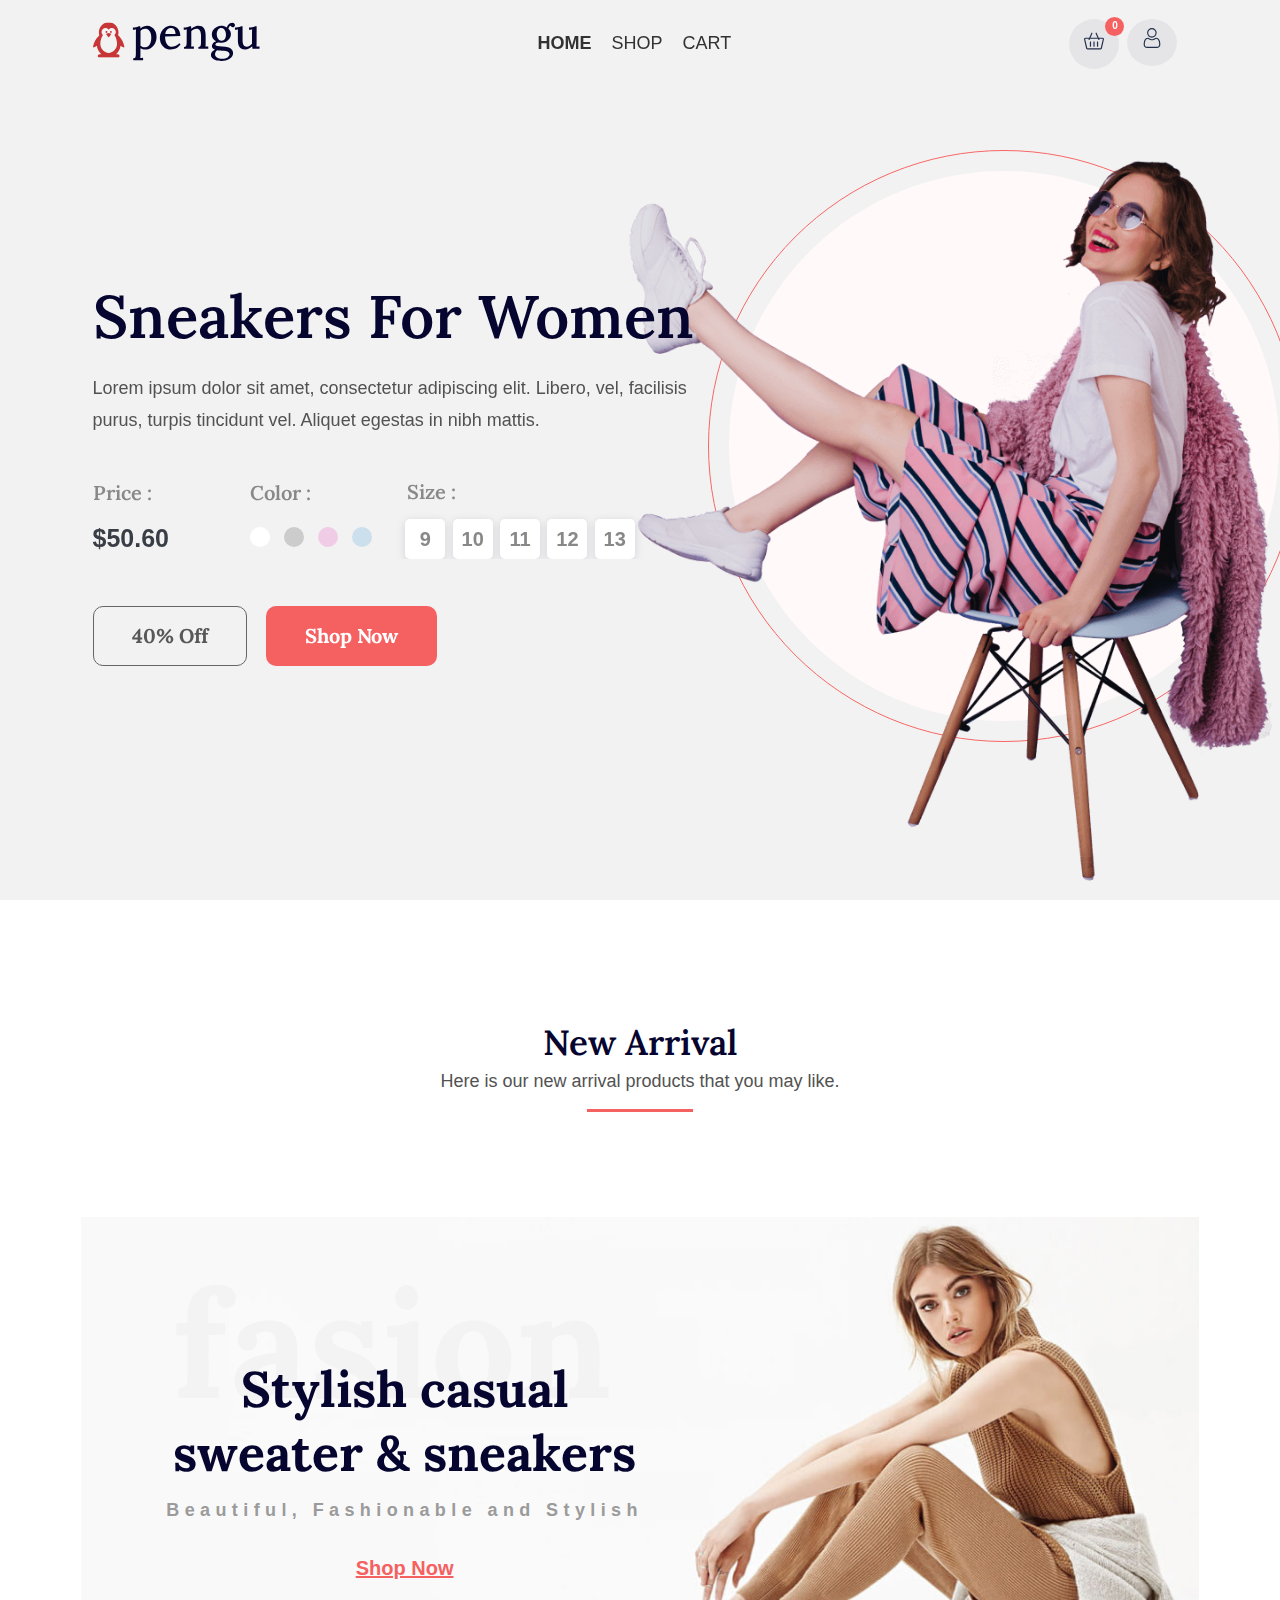
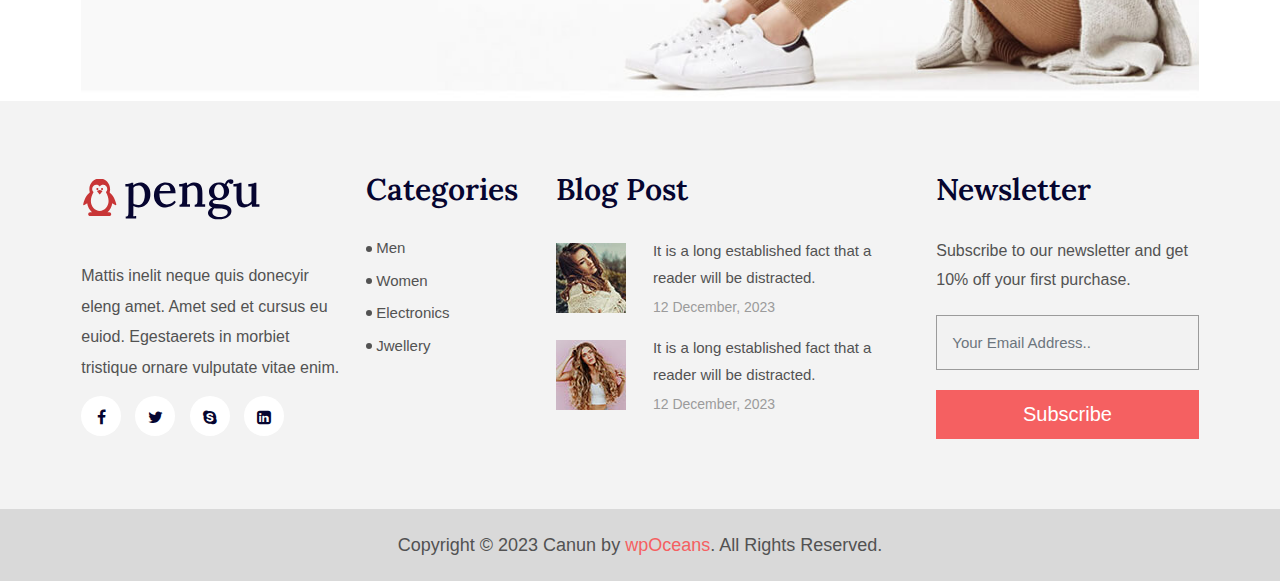
<file: pengu/index.html>
<!DOCTYPE html>
<html lang="en">
  <!-- Mirrored from wpocean.com/html/tf/pengu/index.html by HTTrack Website Copier/3.x [XR&CO'2014], Sat, 14 Jun 2025 07:15:20 GMT -->
  <head>
    <meta charset="utf-8" />
    <meta http-equiv="X-UA-Compatible" content="IE=edge" />
    <meta name="viewport" content="width=device-width, initial-scale=1" />
    <meta name="author" content="wpOceans" />
    <link
      rel="shortcut icon"
      type="image/png"
      href="assets/images/favicon.png"
    />
    <title>Pengu - eCommerce HTML5 Template</title>
    <link href="assets/css/themify-icons.css" rel="stylesheet" />
    <link href="assets/css/font-awesome.min.css" rel="stylesheet" />
    <link href="assets/css/flaticon.css" rel="stylesheet" />
    <link href="assets/css/bootstrap.min.css" rel="stylesheet" />
    <link href="assets/css/animate.css" rel="stylesheet" />
    <link href="assets/css/owl.carousel.css" rel="stylesheet" />
    <link href="assets/css/owl.theme.css" rel="stylesheet" />
    <link href="assets/css/slick.css" rel="stylesheet" />
    <link href="assets/css/slick-theme.css" rel="stylesheet" />
    <link href="assets/css/swiper.min.css" rel="stylesheet" />
    <link href="assets/css/owl.transitions.css" rel="stylesheet" />
    <link href="assets/css/jquery.fancybox.css" rel="stylesheet" />
    <link href="assets/css/odometer-theme-default.css" rel="stylesheet" />
    <link href="assets/sass/style.css" rel="stylesheet" />
  </head>

  <body>
    <!-- start page-wrapper -->
    <div class="page-wrapper">
      <!-- start preloader -->
      <div class="preloader">
        <div class="vertical-centered-box">
          <div class="content">
            <div class="loader-circle"></div>
            <div class="loader-line-mask">
              <div class="loader-line"></div>
            </div>
            <img src="assets/images/preloader.png" alt="" />
          </div>
        </div>
      </div>
      <!-- end preloader -->

      <!-- Start header -->
      <header id="header" class="wpo-header-style-5">
        <!-- end topbar -->
        <div class="wpo-site-header">
          <nav class="navigation navbar navbar-expand-lg navbar-light">
            <div class="container-fluid">
              <div class="row align-items-center">
                <div class="col-lg-3 col-md-3 col-3 d-lg-none dl-block">
                  <div class="mobail-menu">
                    <button type="button" class="navbar-toggler open-btn">
                      <span class="sr-only">Toggle navigation</span>
                      <span class="icon-bar first-angle"></span>
                      <span class="icon-bar middle-angle"></span>
                      <span class="icon-bar last-angle"></span>
                    </button>
                  </div>
                </div>
                <div class="col-lg-2 col-md-6 col-6">
                  <div class="navbar-header">
                    <a class="navbar-brand" href="index.html"
                      ><img src="assets/images/logo.svg" alt="logo"
                    /></a>
                  </div>
                </div>
                <div class="col-lg-8 col-md-1 col-1">
                  <div
                    id="navbar"
                    class="collapse navbar-collapse navigation-holder"
                  >
                    <ul class="nav navbar-nav mb-2 mb-lg-0">
                      <li class="menu-item-has-children">
                        <a class="active" href="#">Home</a>
                      </li>
                      <li><a href="shop.html">Shop</a></li>
                      <li class="menu-item-has-children">
                        <a class="" href="cart.html">Cart</a>
                      </li>
                    </ul>
                  </div>
                  <!-- end of nav-collapse -->
                </div>
                <div class="col-lg-2 col-md-2 col-2">
                  <div class="header-right">
                    <div class="mini-cart">
                      <button class="cart-toggle-btn">
                        <i class="fi flaticon-shopping-cart"></i>
                        <span class="cart-count">0</span>
                      </button>
                      <div class="mini-cart-content">
                        <button class="mini-cart-close">
                          <i class="ti-close"></i>
                        </button>
                        <div class="mini-cart-items"></div>
                        <div class="mini-cart-action clearfix">
                          <span class="mini-checkout-price"
                            >Subtotal: <span>0</span></span
                          >
                          <div class="mini-btn">
                            <a href="cart.html" class="view-cart-btn"
                              >View Cart</a
                            >
                          </div>
                        </div>
                      </div>
                    </div>

                    <div class="header-login">
                      <a class="login-btn" href="#"
                        ><i class="fi flaticon-user"></i
                      ></a>
                    </div>
                  </div>
                </div>
              </div>
            </div>
            <!-- end of container -->
          </nav>
        </div>
      </header>
      <!-- end of header -->

      <!-- start of wpo-hero-section-1 -->
      <section class="hero hero-style-4">
        <div class="hero-slider">
          <div class="slide">
            <div class="container">
              <div class="row">
                <div class="col col-lg-7 col-md-8 col-sm-12 slide-caption">
                  <div class="slide-title">
                    <h2>Sneakers For Women</h2>
                  </div>
                  <div class="slide-subtitle">
                    <p>
                      Lorem ipsum dolor sit amet, consectetur adipiscing elit.
                      Libero, vel, facilisis purus, turpis tincidunt vel.
                      Aliquet egestas in nibh mattis.
                    </p>
                  </div>
                  <div class="pordact-content">
                    <div class="filter-item">
                      <div class="shop-filter-item price">
                        <h3>Price :</h3>
                        <span>$50.60</span>
                      </div>
                    </div>
                    <div class="filter-item">
                      <div class="shop-filter-item color">
                        <h3>Color :</h3>
                        <div class="color-name">
                          <div>
                            <input
                              type="radio"
                              name="color"
                              id="001"
                              class="aggree color1"
                              checked
                            />
                            <span style="margin: 5px"></span>
                            <input
                              type="radio"
                              name="color"
                              class="aggree color2"
                            />
                            <span style="margin: 5px"> </span>
                            <input
                              type="radio"
                              name="color"
                              class="aggree color3"
                            />
                            <span style="margin: 5px"> </span>
                            <input
                              type="radio"
                              name="color"
                              class="aggree color4"
                            />
                          </div>
                        </div>
                      </div>
                    </div>
                    <div class="filter-item">
                      <div class="shop-filter-item size">
                        <h3>Size :</h3>
                        <div class="size-item">
                          <div class="button-group">
                            <input
                              type="radio"
                              id="1"
                              name="size"
                              class="size1"
                              value="1"
                            />
                            <label class="size-btn" for="1">9</label>
                          </div>
                          <div class="button-group">
                            <input
                              type="radio"
                              id="2"
                              name="size"
                              class="size1"
                              value="1"
                            />
                            <label class="size-btn" for="2">10</label>
                          </div>
                          <div class="button-group">
                            <input
                              type="radio"
                              id="3"
                              name="size"
                              class="size1"
                              value="1"
                            />
                            <label class="size-btn" for="3">11</label>
                          </div>
                          <div class="button-group">
                            <input
                              type="radio"
                              id="4"
                              name="size"
                              class="size1"
                              value="1"
                            />
                            <label class="size-btn" for="4">12</label>
                          </div>
                          <div class="button-group">
                            <input
                              type="radio"
                              id="5"
                              name="size"
                              class="size1"
                              value="1"
                            />
                            <label class="size-btn" for="5">13</label>
                          </div>
                        </div>
                      </div>
                    </div>
                  </div>
                  <div class="hero-btn">
                    <a href="shop.html" class="theme-btn s1">40% Off</a>
                    <a href="shop.html" class="theme-btn">Shop Now</a>
                  </div>
                  <div class="slider-pic">
                    <img src="assets/images/slider/8.png" alt />
                  </div>
                  <div class="bg-shape"></div>
                </div>
              </div>
            </div>
          </div>
          <div class="slide">
            <div class="container">
              <div class="row">
                <div class="col col-lg-7 col-md-8 col-sm-12 slide-caption">
                  <div class="slide-title">
                    <h2>Sneakers For Women</h2>
                  </div>
                  <div class="slide-subtitle">
                    <p>
                      Lorem ipsum dolor sit amet, consectetur adipiscing elit.
                      Libero, vel, facilisis purus, turpis tincidunt vel.
                      Aliquet egestas in nibh mattis.
                    </p>
                  </div>
                  <div class="pordact-content">
                    <div class="filter-item">
                      <div class="shop-filter-item price">
                        <h3>Price :</h3>
                        <span>$25.60</span>
                      </div>
                    </div>
                    <div class="filter-item">
                      <div class="shop-filter-item color">
                        <h3>Color :</h3>
                        <div class="color-name">
                          <div>
                            <input
                              type="radio"
                              name="color"
                              id="01"
                              class="aggree color1"
                              checked
                            />
                            <span style="margin: 5px"></span>
                            <input
                              type="radio"
                              name="color"
                              class="aggree color2"
                            />
                            <span style="margin: 5px"> </span>
                            <input
                              type="radio"
                              name="color"
                              class="aggree color3"
                            />
                            <span style="margin: 5px"> </span>
                            <input
                              type="radio"
                              name="color"
                              class="aggree color4"
                            />
                          </div>
                        </div>
                      </div>
                    </div>
                    <div class="filter-item">
                      <div class="shop-filter-item size">
                        <h3>Size :</h3>
                        <div class="size-item">
                          <div class="button-group">
                            <input
                              type="radio"
                              id="6"
                              name="size"
                              class="size1"
                              value="1"
                            />
                            <label class="size-btn" for="6">9</label>
                          </div>
                          <div class="button-group">
                            <input
                              type="radio"
                              id="7"
                              name="size"
                              class="size1"
                              value="1"
                            />
                            <label class="size-btn" for="7">10</label>
                          </div>
                          <div class="button-group">
                            <input
                              type="radio"
                              id="8"
                              name="size"
                              class="size1"
                              value="1"
                            />
                            <label class="size-btn" for="8">11</label>
                          </div>
                          <div class="button-group">
                            <input
                              type="radio"
                              id="9"
                              name="size"
                              class="size1"
                              value="1"
                            />
                            <label class="size-btn" for="9">12</label>
                          </div>
                          <div class="button-group">
                            <input
                              type="radio"
                              id="10"
                              name="size"
                              class="size1"
                              value="1"
                            />
                            <label class="size-btn" for="10">13</label>
                          </div>
                        </div>
                      </div>
                    </div>
                  </div>
                  <div class="hero-btn">
                    <a href="shop.html" class="theme-btn s1">50% Off</a>
                    <a href="shop.html" class="theme-btn">Shop Now</a>
                  </div>
                  <div class="slider-pic">
                    <img src="assets/images/slider/9.png" alt />
                  </div>
                  <div class="bg-shape"></div>
                </div>
              </div>
            </div>
          </div>
        </div>
      </section>
      <!-- end of wpo-hero-section-1 -->

      <!-- start of pengu-product-section -->
      <section class="pengu-product-section section-padding">
        <div class="container">
          <div class="row justify-content-center">
            <div class="col-lg-6 col-12">
              <div class="wpo-section-title">
                <h2>New Arrival</h2>
                <p>Here is our new arrival products that you may like.</p>
              </div>
            </div>
          </div>
          <div id="products" class="row"></div>
        </div>
      </section>

      <!-- end of pengu-product-section -->

      <!-- start of pengu-banner-section -->
      <section class="pengu-banner-section">
        <div class="container">
          <div class="banner-wrap">
            <div class="row">
              <div class="col-lg-7 col-md-9 col-12">
                <div class="content">
                  <div class="bg-text">
                    <h1>fasion</h1>
                  </div>
                  <h2>Stylish casual sweater & sneakers</h2>
                  <p>Beautiful, Fashionable and Stylish</p>
                  <a href="shop.html">Shop Now</a>
                </div>
              </div>
            </div>
          </div>
        </div>
      </section>
      <!-- end of pengu-banner-section -->
      <!-- start of wpo-site-footer-section -->
      <footer class="wpo-site-footer">
        <div class="wpo-upper-footer">
          <div class="container">
            <div class="row">
              <div class="col col-lg-3 col-md-6 col-sm-12 col-12">
                <div class="widget about-widget">
                  <div class="logo widget-title">
                    <img src="assets/images/logo.svg" alt="blog" />
                  </div>
                  <p>
                    Mattis inelit neque quis donecyir eleng amet. Amet sed et
                    cursus eu euiod. Egestaerets in morbiet tristique ornare
                    vulputate vitae enim.
                  </p>
                  <div class="social-widget">
                    <ul>
                      <li>
                        <a href="#"
                          ><i class="fa fa-facebook" aria-hidden="true"></i
                        ></a>
                      </li>
                      <li>
                        <a href="#"
                          ><i class="fa fa-twitter" aria-hidden="true"></i
                        ></a>
                      </li>
                      <li>
                        <a href="#"
                          ><i class="fa fa-skype" aria-hidden="true"></i
                        ></a>
                      </li>
                      <li>
                        <a href="#"
                          ><i
                            class="fa fa-linkedin-square"
                            aria-hidden="true"
                          ></i
                        ></a>
                      </li>
                    </ul>
                  </div>
                </div>
              </div>
              <div class="col col-xl-2 col-lg-3 col-md-6 col-sm-12 col-12">
                <div class="widget link-widget">
                  <div class="widget-title">
                    <h3>Categories</h3>
                  </div>
                  <ul>
                    <li><a href="shop.html">Men</a></li>
                    <li><a href="shop.html">Women</a></li>
                    <li><a href="shop.html">Electronics</a></li>
                    <li><a href="shop.html">Jwellery</a></li>
                  </ul>
                </div>
              </div>
              <div class="col col-lg-4 col-md-6 col-sm-12 col-12">
                <div class="widget blog-widget">
                  <div class="widget-title">
                    <h3>Blog Post</h3>
                  </div>
                  <ul>
                    <li>
                      <div class="image">
                        <img src="assets/images/news/img-01.jpg" alt="" />
                      </div>
                      <div class="text">
                        <p>
                          <a href="blog-single.html"
                            >It is a long established fact that a reader will be
                            distracted.</a
                          >
                        </p>
                        <span>12 December, 2023</span>
                      </div>
                    </li>
                    <li>
                      <div class="image">
                        <img src="assets/images/news/img-02.jpg" alt="" />
                      </div>
                      <div class="text">
                        <p>
                          <a href="blog-single.html"
                            >It is a long established fact that a reader will be
                            distracted.</a
                          >
                        </p>
                        <span>12 December, 2023</span>
                      </div>
                    </li>
                  </ul>
                </div>
              </div>

              <div class="col col-lg-3 col-md-6 col-sm-12 col-12">
                <div class="widget newsletter-widget">
                  <div class="widget-title">
                    <h3>Newsletter</h3>
                  </div>
                  <p>
                    Subscribe to our newsletter and get 10% off your first
                    purchase.
                  </p>
                  <form>
                    <div class="input-1">
                      <input
                        type="email"
                        class="form-control"
                        placeholder="Your Email Address.. "
                        required=""
                      />
                    </div>
                    <div class="submit clearfix">
                      <button type="submit">Subscribe</button>
                    </div>
                  </form>
                </div>
              </div>
            </div>
          </div>
          <!-- end container -->
        </div>
        <div class="wpo-lower-footer">
          <div class="container">
            <div class="row">
              <div class="col col-xs-12">
                <p class="copyright">
                  Copyright &copy; 2023 Canun by
                  <a href="index.html">wpOceans</a>. All Rights Reserved.
                </p>
              </div>
            </div>
          </div>
        </div>
      </footer>
      <!-- end of wpo-site-footer-section -->

      <!-- popup-quickview  -->
      <div id="popup-quickview" class="modal fade" tabindex="-1">
        <div class="modal-dialog quickview-dialog">
          <div class="modal-content">
            <button
              type="button"
              class="btn-close"
              data-bs-dismiss="modal"
              aria-label="Close"
            >
              <i class="ti-close"></i>
            </button>
            <div class="modal-body d-flex">
              <div class="product-details">
                <div class="row align-items-center">
                  <div class="col-lg-5">
                    <div class="product-single-img">
                      <div class="modal-product">
                        <div class="item">
                          <img
                            class="quickview-image"
                            src="assets/images/modal.jpg"
                            alt=""
                          />
                        </div>
                      </div>
                    </div>
                  </div>
                  <div class="col-lg-7">
                    <div class="product-single-content">
                      <h5></h5>
                      <h6></h6>
                      <ul class="rating"></ul>

                      <p></p>
                      <div class="pro-single-btn">
                        <div class="quantity cart-plus-minus">
                          <input type="text" value="1" />
                          <div class="dec qtybutton">-</div>
                          <div class="inc qtybutton"></div>
                        </div>
                        <a href="#" class="theme-btn">Add to cart</a>
                      </div>
                      <div class="social-share">
                        <span>Share with : </span>
                        <ul class="socialLinks">
                          <li>
                            <a href="#"><i class="fa fa-facebook"></i></a>
                          </li>
                          <li>
                            <a href="#"><i class="fa fa-linkedin"></i></a>
                          </li>
                          <li>
                            <a href="#"><i class="fa fa-twitter"></i></a>
                          </li>
                          <li>
                            <a href="#"><i class="fa fa-instagram"></i></a>
                          </li>
                          <li>
                            <a href="#"><i class="fa fa-youtube-play"></i></a>
                          </li>
                        </ul>
                      </div>
                    </div>
                  </div>
                </div>
              </div>
            </div>
          </div>
        </div>
        <!-- popup-quickview -->
      </div>
    </div>
    <!-- end of page-wrapper -->

    <!-- All JavaScript files
    ================================================== -->
    <script src="assets/js/jquery.min.js"></script>
    <script src="assets/js/bootstrap.bundle.min.js"></script>
    <!-- Plugins for this template -->
    <script src="assets/js/modernizr.custom.js"></script>
    <script src="assets/js/jquery.dlmenu.js"></script>
    <script src="assets/js/jquery-plugin-collection.js"></script>
    <!-- Custom script for this template -->
    <script src="assets/js/script.js"></script>
    <script src="assets/myJs/index.js"></script>
    <script src="assets/myJs/cart-count.js"></script>
    <script src="assets/myJs/mini-cart.js"></script>
  </body>

  <!-- Mirrored from wpocean.com/html/tf/pengu/index.html by HTTrack Website Copier/3.x [XR&CO'2014], Sat, 14 Jun 2025 07:15:20 GMT -->
</html>
</file>
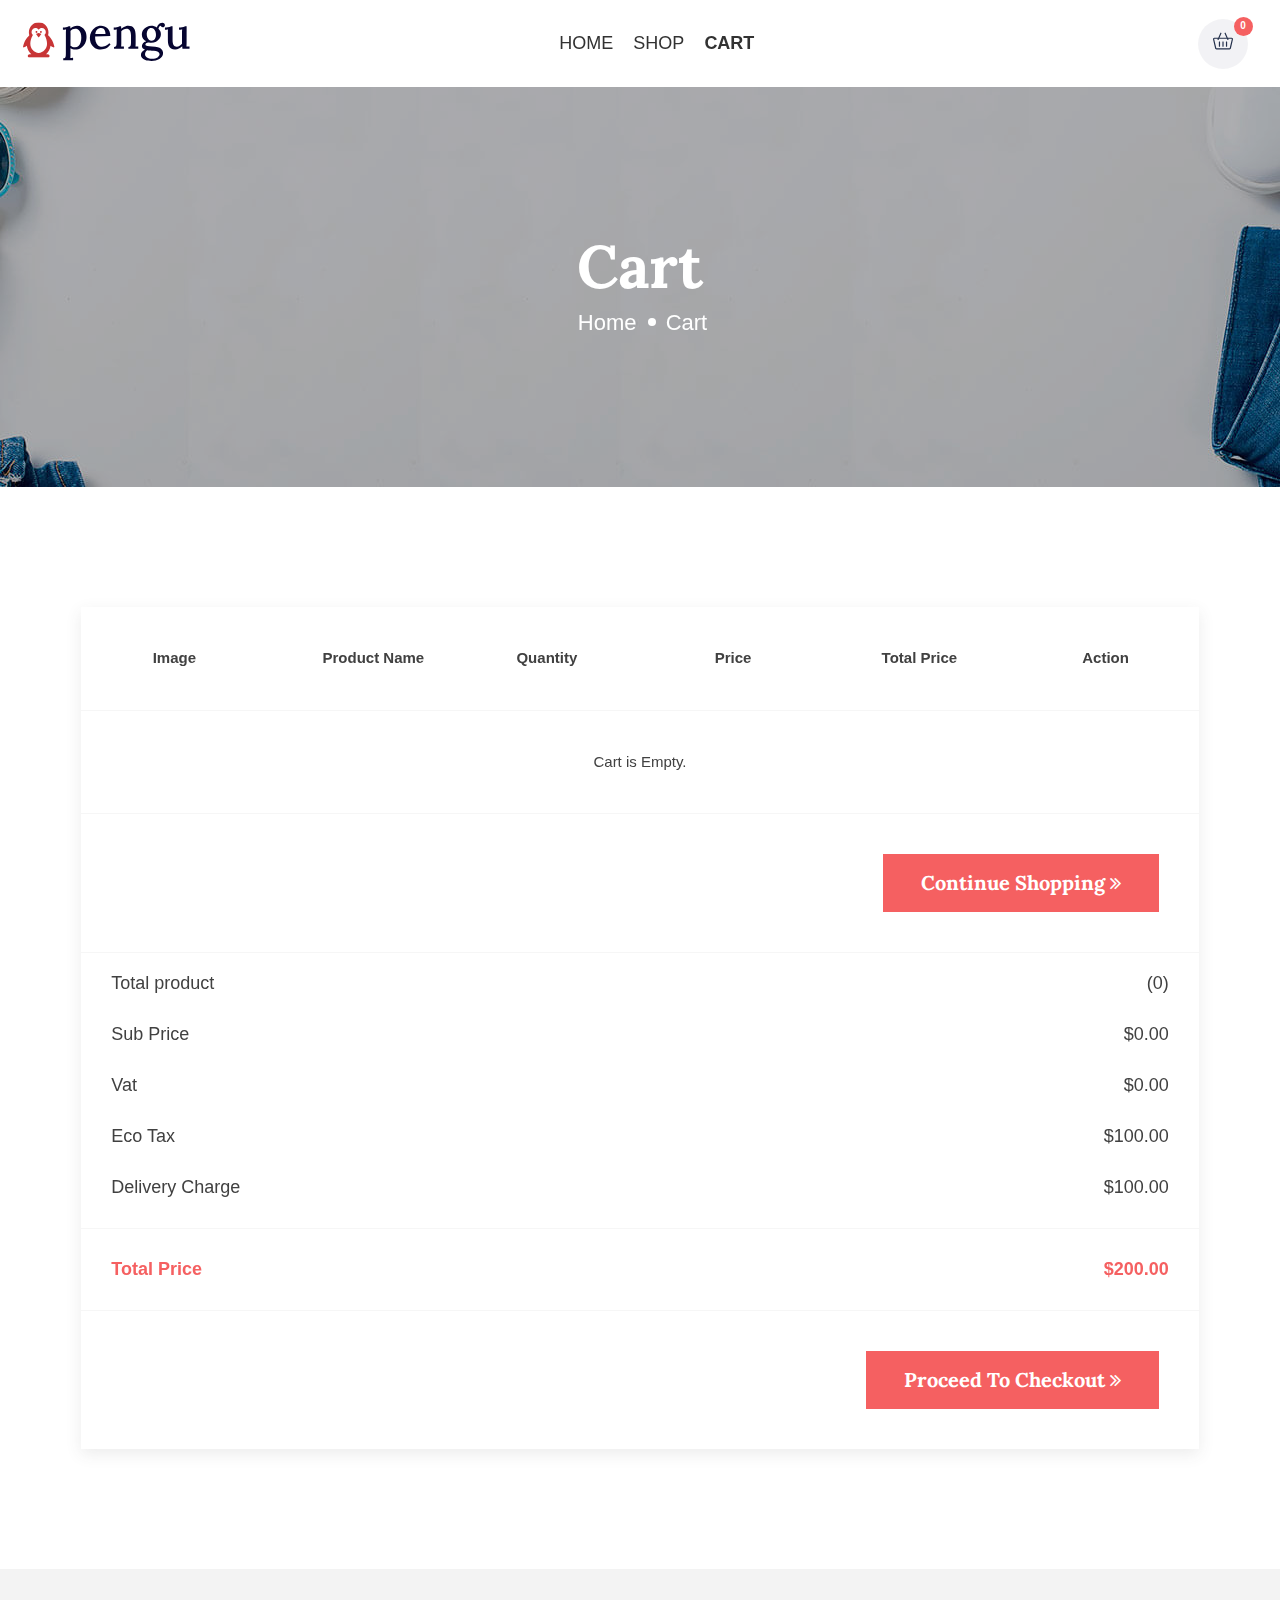
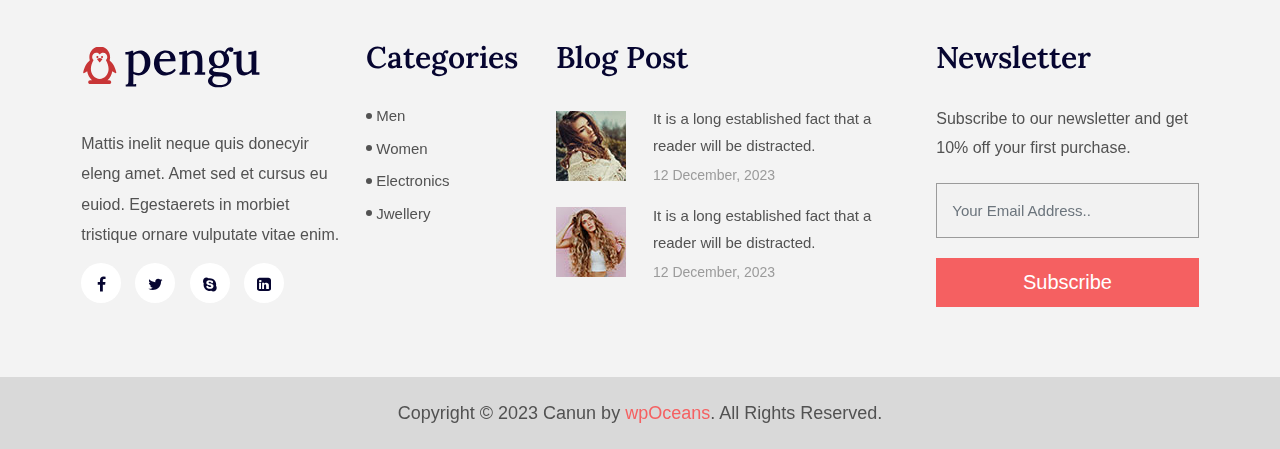
<file: pengu/cart.html>
<!DOCTYPE html>
<html lang="en">
  <!-- Mirrored from wpocean.com/html/tf/pengu/cart.html by HTTrack Website Copier/3.x [XR&CO'2014], Sat, 14 Jun 2025 07:15:34 GMT -->
  <head>
    <meta charset="utf-8" />
    <meta http-equiv="X-UA-Compatible" content="IE=edge" />
    <meta name="viewport" content="width=device-width, initial-scale=1" />
    <meta name="author" content="wpOceans" />
    <link
      rel="shortcut icon"
      type="image/png"
      href="assets/images/favicon.png"
    />
    <title>Pengu - eCommerce HTML5 Template</title>
    <link href="assets/css/themify-icons.css" rel="stylesheet" />
    <link href="assets/css/font-awesome.min.css" rel="stylesheet" />
    <link href="assets/css/flaticon.css" rel="stylesheet" />
    <link href="assets/css/bootstrap.min.css" rel="stylesheet" />
    <link href="assets/css/animate.css" rel="stylesheet" />
    <link href="assets/css/owl.carousel.css" rel="stylesheet" />
    <link href="assets/css/owl.theme.css" rel="stylesheet" />
    <link href="assets/css/slick.css" rel="stylesheet" />
    <link href="assets/css/slick-theme.css" rel="stylesheet" />
    <link href="assets/css/swiper.min.css" rel="stylesheet" />
    <link href="assets/css/owl.transitions.css" rel="stylesheet" />
    <link href="assets/css/jquery.fancybox.css" rel="stylesheet" />
    <link href="assets/css/odometer-theme-default.css" rel="stylesheet" />
    <link href="assets/sass/style.css" rel="stylesheet" />
  </head>

  <body>
    <!-- start page-wrapper -->
    <div class="page-wrapper">
      <!-- start preloader -->
      <div class="preloader">
        <div class="vertical-centered-box">
          <div class="content">
            <div class="loader-circle"></div>
            <div class="loader-line-mask">
              <div class="loader-line"></div>
            </div>
            <img src="assets/images/preloader.png" alt="" />
          </div>
        </div>
      </div>
      <!-- end preloader -->

      <!-- Start header -->
      <header id="header" class="wpo-header-style-3">
        <!-- end topbar -->
        <div class="wpo-site-header">
          <nav class="navigation navbar navbar-expand-lg navbar-light">
            <div class="container-fluid">
              <div class="row align-items-center">
                <div class="col-lg-3 col-md-3 col-3 d-lg-none dl-block">
                  <div class="mobail-menu">
                    <button type="button" class="navbar-toggler open-btn">
                      <span class="sr-only">Toggle navigation</span>
                      <span class="icon-bar first-angle"></span>
                      <span class="icon-bar middle-angle"></span>
                      <span class="icon-bar last-angle"></span>
                    </button>
                  </div>
                </div>
                <div class="col-lg-2 col-md-6 col-6">
                  <div class="navbar-header">
                    <a class="navbar-brand" href="index.html"
                      ><img src="assets/images/logo.svg" alt="logo"
                    /></a>
                  </div>
                </div>
                <div class="col-lg-8 col-md-1 col-1">
                  <div
                    id="navbar"
                    class="collapse navbar-collapse navigation-holder"
                  >
                    <button class="menu-close"><i class="ti-close"></i></button>
                    <ul class="nav navbar-nav mb-2 mb-lg-0">
                      <li>
                        <a href="index.html">Home</a>
                      </li>

                      <li><a href="shop.html">Shop</a></li>
                      <li class="menu-item-has-children">
                        <a class="active" href="cart.html">Cart</a>
                      </li>
                    </ul>
                  </div>
                  <!-- end of nav-collapse -->
                </div>
                <div class="col-lg-2 col-md-2 col-2">
                  <div class="header-right">
                    <div class="mini-cart">
                      <button class="cart-toggle-btn">
                        <i class="fi flaticon-shopping-cart"></i>
                        <span class="cart-count">0</span>
                      </button>
                      <div class="mini-cart-content">
                        <div class="mini-cart-items" id="mini-cart-items"></div>
                        <div class="mini-cart-action clearfix">
                          <span class="mini-checkout-price">
                            Subtotal: <span>$0.00</span>
                          </span>
                          <div class="mini-btn">
                            <a href="cart.html" class="view-cart-btn"
                              >View Cart</a
                            >
                          </div>
                        </div>
                      </div>
                    </div>
                  </div>
                </div>
              </div>
            </div>
            <!-- end of container -->
          </nav>
        </div>
      </header>
      <!-- end of header -->

      <!-- start wpo-page-title -->
      <section class="wpo-page-title">
        <div class="container">
          <div class="row">
            <div class="col col-xs-12">
              <div class="wpo-breadcumb-wrap">
                <h2>Cart</h2>
                <ol class="wpo-breadcumb-wrap">
                  <li><a href="index.html">Home</a></li>
                  <li>Cart</li>
                </ol>
              </div>
            </div>
          </div>
          <!-- end row -->
        </div>
        <!-- end container -->
      </section>
      <!-- end page-title -->

      <!-- cart-area start -->
      <div class="cart-area section-padding">
        <div class="container">
          <div class="form">
            <div class="cart-wrapper">
              <div class="row">
                <div class="col-12">
                  <table class="table-responsive cart-wrap">
                    <thead>
                      <tr>
                        <th class="images images-b">Image</th>
                        <th class="product-2">Product Name</th>
                        <th class="pr">Quantity</th>
                        <th class="ptice">Price</th>
                        <th class="stock">Total Price</th>
                        <th class="remove remove-b">Action</th>
                      </tr>
                    </thead>
                    <tbody id="cart-body"></tbody>
                  </table>

                  <div class="submit-btn-area">
                    <ul>
                      <li>
                        <a class="theme-btn" href="shop.html"
                          >Continue Shopping
                          <i class="fa fa-angle-double-right"></i
                        ></a>
                      </li>
                    </ul>
                  </div>
                  <div class="cart-product-list">
                    <ul>
                      <li>
                        Total product <span class="total-count">(0)</span>
                      </li>
                      <li>Sub Price <span class="sub-price">$0.00</span></li>
                      <li>Vat <span class="vat-price">$0.00</span></li>
                      <li>Eco Tax <span class="eco-price">$0.00</span></li>
                      <li>
                        Delivery Charge
                        <span class="delivery-price">$0.00</span>
                      </li>
                      <li class="cart-b">
                        Total Price <span class="total-price">$0.00</span>
                      </li>
                    </ul>
                  </div>

                  <div class="submit-btn-area">
                    <ul>
                      <li>
                        <a class="theme-btn" href="#"
                          >Proceed to Checkout
                          <i class="fa fa-angle-double-right"></i
                        ></a>
                      </li>
                    </ul>
                  </div>
                </div>
              </div>
            </div>
          </div>
        </div>
      </div>
      <!-- cart-area end -->

      <!-- start of wpo-site-footer-section -->
      <footer class="wpo-site-footer">
        <div class="wpo-upper-footer">
          <div class="container">
            <div class="row">
              <div class="col col-lg-3 col-md-6 col-sm-12 col-12">
                <div class="widget about-widget">
                  <div class="logo widget-title">
                    <img src="assets/images/logo.svg" alt="blog" />
                  </div>
                  <p>
                    Mattis inelit neque quis donecyir eleng amet. Amet sed et
                    cursus eu euiod. Egestaerets in morbiet tristique ornare
                    vulputate vitae enim.
                  </p>
                  <div class="social-widget">
                    <ul>
                      <li>
                        <a href="#"
                          ><i class="fa fa-facebook" aria-hidden="true"></i
                        ></a>
                      </li>
                      <li>
                        <a href="#"
                          ><i class="fa fa-twitter" aria-hidden="true"></i
                        ></a>
                      </li>
                      <li>
                        <a href="#"
                          ><i class="fa fa-skype" aria-hidden="true"></i
                        ></a>
                      </li>
                      <li>
                        <a href="#"
                          ><i
                            class="fa fa-linkedin-square"
                            aria-hidden="true"
                          ></i
                        ></a>
                      </li>
                    </ul>
                  </div>
                </div>
              </div>
              <div class="col col-xl-2 col-lg-3 col-md-6 col-sm-12 col-12">
                <div class="widget link-widget">
                  <div class="widget-title">
                    <h3>Categories</h3>
                  </div>
                  <ul>
                    <li><a href="shop.html">Men</a></li>
                    <li><a href="shop.html">Women</a></li>
                    <li><a href="shop.html">Electronics</a></li>
                    <li><a href="shop.html">Jwellery</a></li>
                  </ul>
                </div>
              </div>
              <div class="col col-lg-4 col-md-6 col-sm-12 col-12">
                <div class="widget blog-widget">
                  <div class="widget-title">
                    <h3>Blog Post</h3>
                  </div>
                  <ul>
                    <li>
                      <div class="image">
                        <img src="assets/images/news/img-01.jpg" alt="" />
                      </div>
                      <div class="text">
                        <p>
                          <a href="blog-single.html"
                            >It is a long established fact that a reader will be
                            distracted.</a
                          >
                        </p>
                        <span>12 December, 2023</span>
                      </div>
                    </li>
                    <li>
                      <div class="image">
                        <img src="assets/images/news/img-02.jpg" alt="" />
                      </div>
                      <div class="text">
                        <p>
                          <a href="blog-single.html"
                            >It is a long established fact that a reader will be
                            distracted.</a
                          >
                        </p>
                        <span>12 December, 2023</span>
                      </div>
                    </li>
                  </ul>
                </div>
              </div>

              <div class="col col-lg-3 col-md-6 col-sm-12 col-12">
                <div class="widget newsletter-widget">
                  <div class="widget-title">
                    <h3>Newsletter</h3>
                  </div>
                  <p>
                    Subscribe to our newsletter and get 10% off your first
                    purchase.
                  </p>
                  <form>
                    <div class="input-1">
                      <input
                        type="email"
                        class="form-control"
                        placeholder="Your Email Address.. "
                        required=""
                      />
                    </div>
                    <div class="submit clearfix">
                      <button type="submit">Subscribe</button>
                    </div>
                  </form>
                </div>
              </div>
            </div>
          </div>
          <!-- end container -->
        </div>
        <div class="wpo-lower-footer">
          <div class="container">
            <div class="row">
              <div class="col col-xs-12">
                <p class="copyright">
                  Copyright &copy; 2023 Canun by
                  <a href="index.html">wpOceans</a>. All Rights Reserved.
                </p>
              </div>
            </div>
          </div>
        </div>
      </footer>
      <!-- end of wpo-site-footer-section -->
    </div>
    <!-- end of page-wrapper -->

    <!-- All JavaScript files
    ================================================== -->
    <script src="assets/js/jquery.min.js"></script>
    <script src="assets/js/bootstrap.bundle.min.js"></script>
    <!-- Plugins for this template -->
    <script src="assets/js/modernizr.custom.js"></script>
    <script src="assets/js/jquery.dlmenu.js"></script>
    <script src="assets/js/jquery-plugin-collection.js"></script>
    <!-- Custom script for this template -->
    <script src="assets/js/script.js"></script>
    <script src="assets/myJs/index.js"></script>
    <script src="assets/myJs/cart.js"></script>
    <script src="assets/myJs/cart-count.js"></script>
    <script src="assets/myJs/mini-cart.js"></script>
  </body>

  <!-- Mirrored from wpocean.com/html/tf/pengu/cart.html by HTTrack Website Copier/3.x [XR&CO'2014], Sat, 14 Jun 2025 07:15:36 GMT -->
</html>
</file>
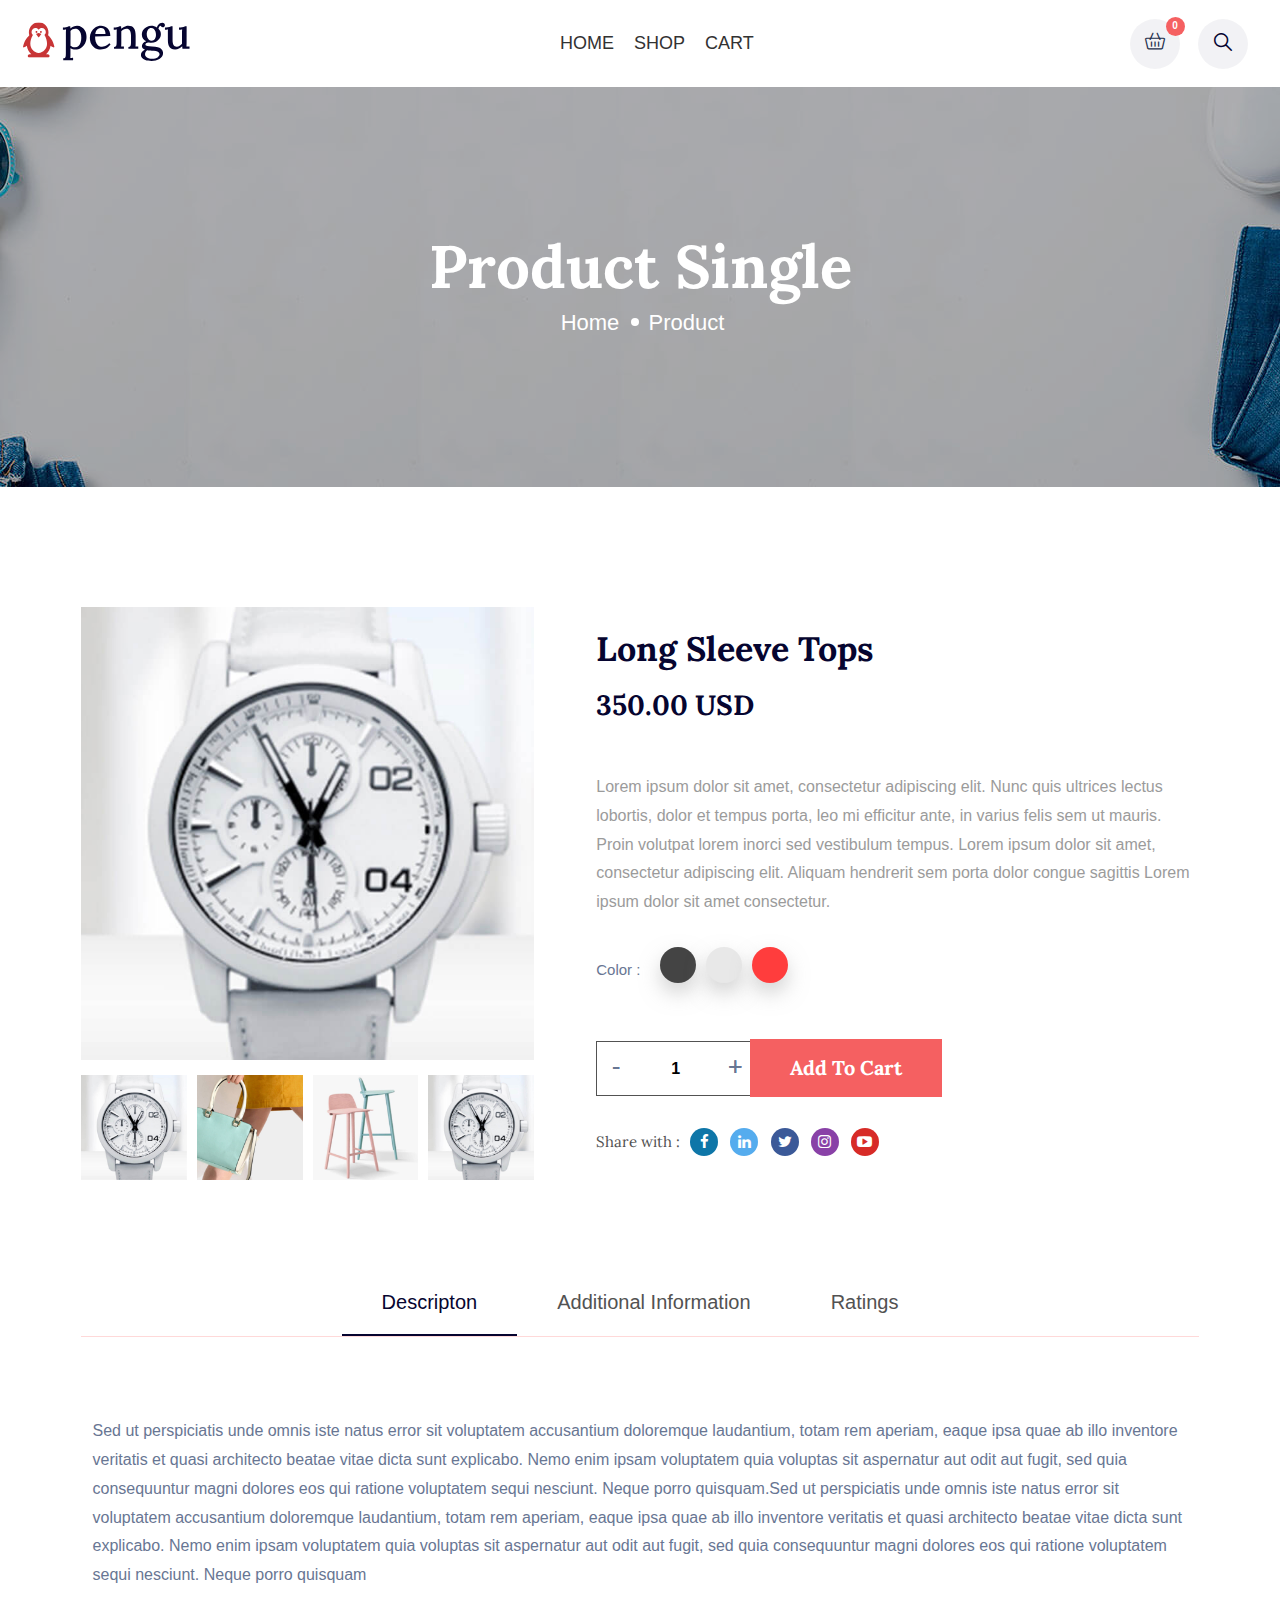
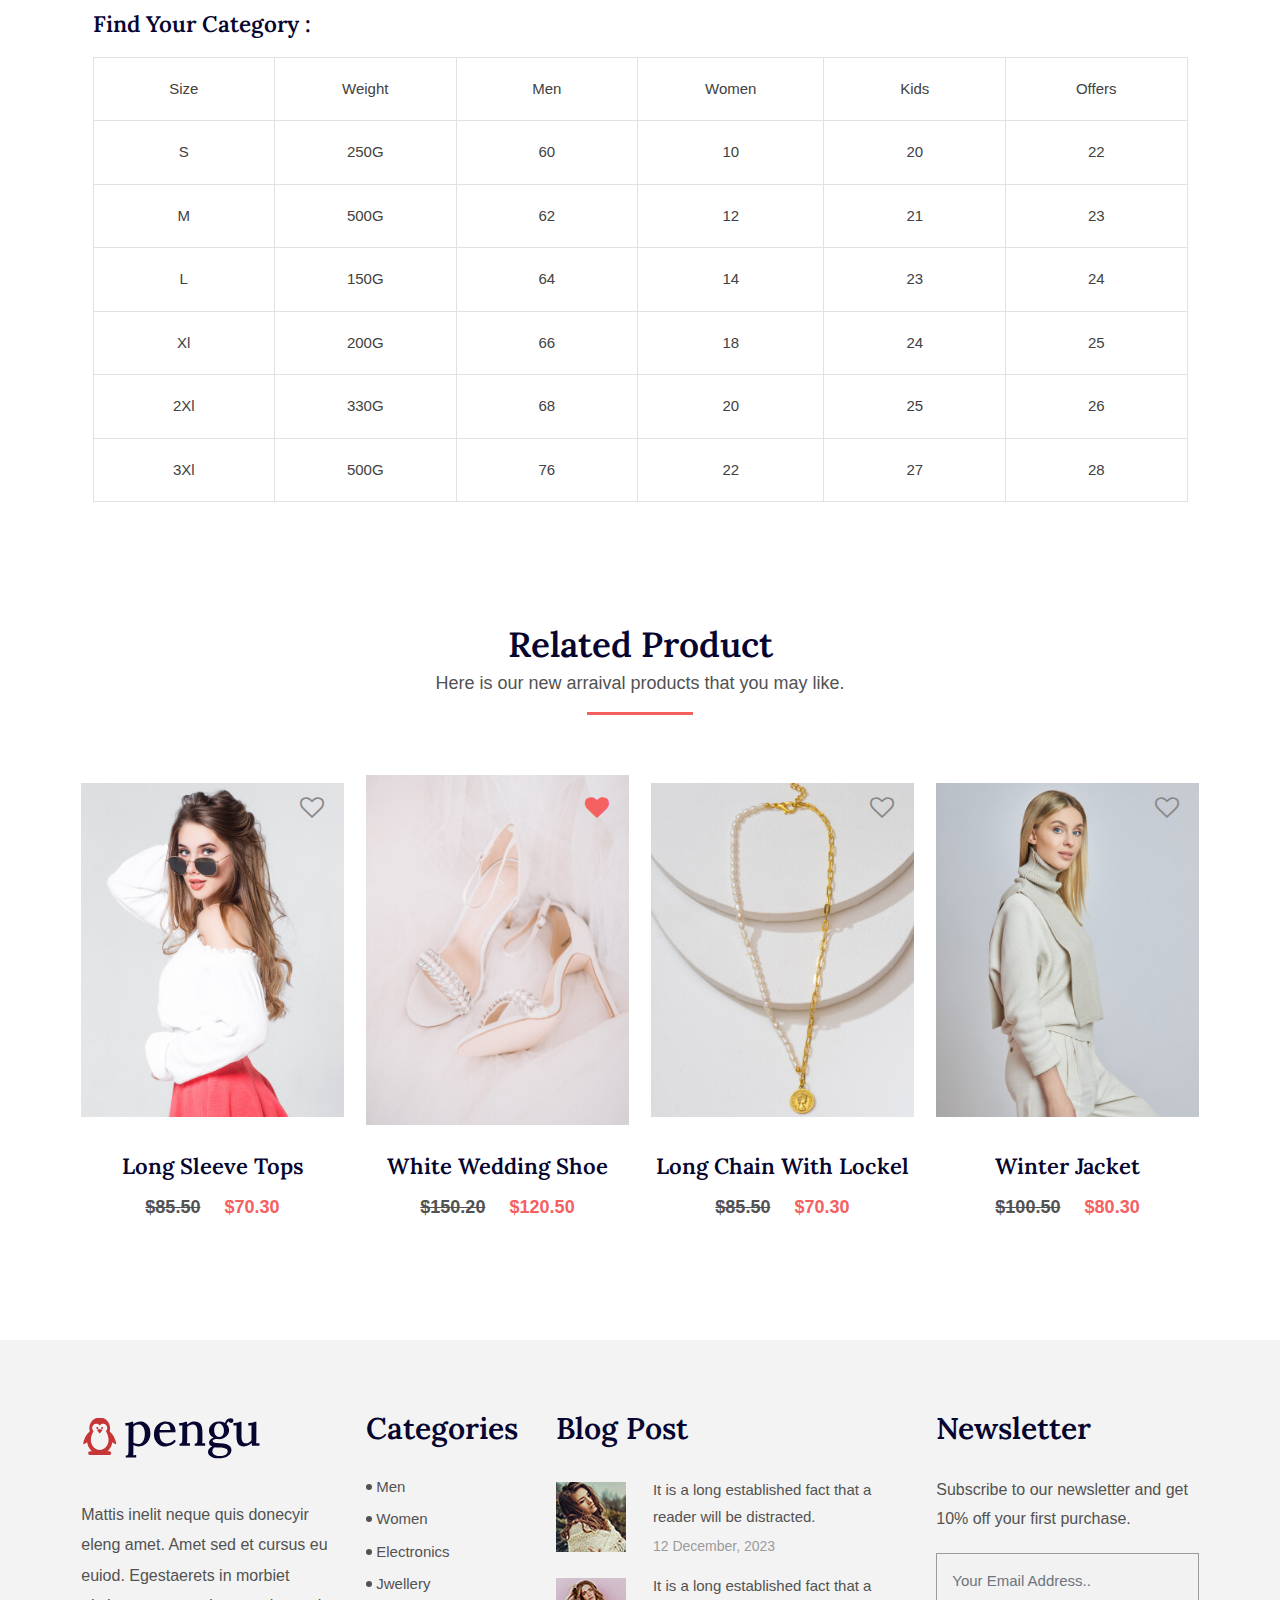
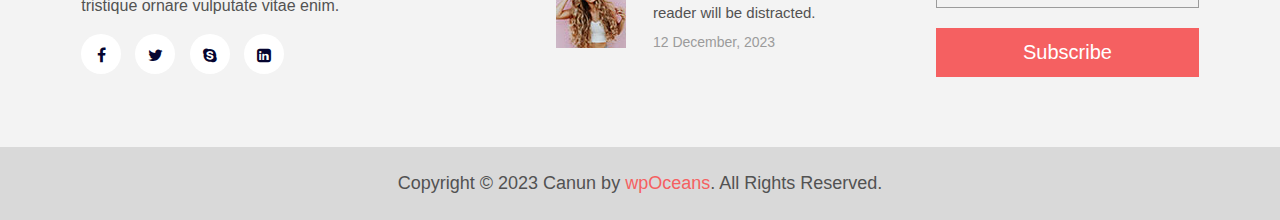
<file: pengu/product-single.html>
<!DOCTYPE html>
<html lang="en">
  <!-- Mirrored from wpocean.com/html/tf/pengu/product-single.html by HTTrack Website Copier/3.x [XR&CO'2014], Sat, 14 Jun 2025 07:15:37 GMT -->
  <head>
    <meta charset="utf-8" />
    <meta http-equiv="X-UA-Compatible" content="IE=edge" />
    <meta name="viewport" content="width=device-width, initial-scale=1" />
    <meta name="author" content="wpOceans" />
    <link
      rel="shortcut icon"
      type="image/png"
      href="assets/images/favicon.png"
    />
    <title>Pengu - eCommerce HTML5 Template</title>
    <link href="assets/css/themify-icons.css" rel="stylesheet" />
    <link href="assets/css/font-awesome.min.css" rel="stylesheet" />
    <link href="assets/css/flaticon.css" rel="stylesheet" />
    <link href="assets/css/bootstrap.min.css" rel="stylesheet" />
    <link href="assets/css/animate.css" rel="stylesheet" />
    <link href="assets/css/owl.carousel.css" rel="stylesheet" />
    <link href="assets/css/owl.theme.css" rel="stylesheet" />
    <link href="assets/css/slick.css" rel="stylesheet" />
    <link href="assets/css/slick-theme.css" rel="stylesheet" />
    <link href="assets/css/swiper.min.css" rel="stylesheet" />
    <link href="assets/css/owl.transitions.css" rel="stylesheet" />
    <link href="assets/css/jquery.fancybox.css" rel="stylesheet" />
    <link href="assets/css/odometer-theme-default.css" rel="stylesheet" />
    <link href="assets/sass/style.css" rel="stylesheet" />
  </head>

  <body>
    <!-- start page-wrapper -->
    <div class="page-wrapper">
      <!-- start preloader -->
      <div class="preloader">
        <div class="vertical-centered-box">
          <div class="content">
            <div class="loader-circle"></div>
            <div class="loader-line-mask">
              <div class="loader-line"></div>
            </div>
            <img src="assets/images/preloader.png" alt="" />
          </div>
        </div>
      </div>
      <!-- end preloader -->

      <!-- Start header -->
      <header id="header" class="wpo-header-style-3">
        <!-- end topbar -->
        <div class="wpo-site-header">
          <nav class="navigation navbar navbar-expand-lg navbar-light">
            <div class="container-fluid">
              <div class="row align-items-center">
                <div class="col-lg-3 col-md-3 col-3 d-lg-none dl-block">
                  <div class="mobail-menu">
                    <button type="button" class="navbar-toggler open-btn">
                      <span class="sr-only">Toggle navigation</span>
                      <span class="icon-bar first-angle"></span>
                      <span class="icon-bar middle-angle"></span>
                      <span class="icon-bar last-angle"></span>
                    </button>
                  </div>
                </div>
                <div class="col-lg-2 col-md-6 col-6">
                  <div class="navbar-header">
                    <a class="navbar-brand" href="index.html"
                      ><img src="assets/images/logo.svg" alt="logo"
                    /></a>
                  </div>
                </div>
                <div class="col-lg-8 col-md-1 col-1">
                  <div
                    id="navbar"
                    class="collapse navbar-collapse navigation-holder"
                  >
                    <button class="menu-close"><i class="ti-close"></i></button>
                    <ul class="nav navbar-nav mb-2 mb-lg-0">
                      <li class="menu-item-has-children">
                        <a class="" href="index.html">Home</a>
                      </li>
                      <li><a href="shop.html">Shop</a></li>
                      <li class="menu-item-has-children">
                        <a class="" href="cart.html">Cart</a>
                      </li>
                    </ul>
                  </div>
                  <!-- end of nav-collapse -->
                </div>
                <div class="col-lg-2 col-md-2 col-2">
                  <div class="header-right">
                    <div class="mini-cart">
                      <button class="cart-toggle-btn">
                        <i class="fi flaticon-shopping-cart"></i>
                        <span class="cart-count">0</span>
                      </button>
                      <div class="mini-cart-content">
                        <button class="mini-cart-close">
                          <i class="ti-close"></i>
                        </button>
                        <div class="mini-cart-items"></div>
                        <div class="mini-cart-action clearfix">
                          <span class="mini-checkout-price"
                            >Subtotal: <span>0</span></span
                          >
                          <div class="mini-btn">
                            <a href="cart.html" class="view-cart-btn"
                              >View Cart</a
                            >
                          </div>
                        </div>
                      </div>
                    </div>
                    <div class="header-search-form-wrapper">
                      <div class="cart-search-contact">
                        <button class="search-toggle-btn">
                          <i class="fi flaticon-loupe"></i>
                        </button>
                        <div class="header-search-form">
                          <form>
                            <div>
                              <input
                                type="text"
                                class="form-control"
                                placeholder="Search here..."
                              />
                              <button type="submit">
                                <i class="fi flaticon-loupe"></i>
                              </button>
                            </div>
                          </form>
                        </div>
                      </div>
                    </div>
                  </div>
                </div>
              </div>
            </div>
            <!-- end of container -->
          </nav>
        </div>
      </header>
      <!-- end of header -->

      <!-- start wpo-page-title -->
      <section class="wpo-page-title">
        <div class="container">
          <div class="row">
            <div class="col col-xs-12">
              <div class="wpo-breadcumb-wrap">
                <h2>Product Single</h2>
                <ol class="wpo-breadcumb-wrap">
                  <li><a href="index.html">Home</a></li>
                  <li>Product</li>
                </ol>
              </div>
            </div>
          </div>
          <!-- end row -->
        </div>
        <!-- end container -->
      </section>
      <!-- end page-title -->

      <!-- product-single-section  start-->
      <div class="product-single-section section-padding">
        <div class="container">
          <div class="product-details">
            <div class="row align-items-center">
              <div class="col-lg-5">
                <div class="product-single-img">
                  <div class="product-active owl-carousel">
                    <div class="item">
                      <img src="assets/images/product-details/1.jpg" alt="" />
                    </div>
                    <div class="item">
                      <img src="assets/images/product-details/2.jpg" alt="" />
                    </div>
                    <div class="item">
                      <img src="assets/images/product-details/3.jpg" alt="" />
                    </div>
                    <div class="item">
                      <img src="assets/images/product-details/1.jpg" alt="" />
                    </div>
                    <div class="item">
                      <img src="assets/images/product-details/2.jpg" alt="" />
                    </div>
                  </div>
                  <div class="product-thumbnil-active owl-carousel">
                    <div class="item">
                      <img src="assets/images/product-details/1.jpg" alt="" />
                    </div>
                    <div class="item">
                      <img src="assets/images/product-details/2.jpg" alt="" />
                    </div>
                    <div class="item">
                      <img src="assets/images/product-details/3.jpg" alt="" />
                    </div>
                    <div class="item">
                      <img src="assets/images/product-details/1.jpg" alt="" />
                    </div>
                    <div class="item">
                      <img src="assets/images/product-details/2.jpg" alt="" />
                    </div>
                  </div>
                </div>
              </div>
              <div class="col-lg-7">
                <div class="product-single-content">
                  <h5>Long Sleeve Tops</h5>
                  <h6>350.00 USD</h6>
                  <ul class="rating"></ul>
                  <p>
                    Lorem ipsum dolor sit amet, consectetur adipiscing elit.
                    Nunc quis ultrices lectus lobortis, dolor et tempus porta,
                    leo mi efficitur ante, in varius felis sem ut mauris. Proin
                    volutpat lorem inorci sed vestibulum tempus. Lorem ipsum
                    dolor sit amet, consectetur adipiscing elit. Aliquam
                    hendrerit sem porta dolor congue sagittis Lorem ipsum dolor
                    sit amet consectetur.
                  </p>
                  <div class="product-filter-item color">
                    <div class="color-name">
                      <span>Color :</span>
                      <ul>
                        <li class="color1">
                          <input id="a1" type="radio" name="color" value="30" />
                          <label for="a1"></label>
                        </li>
                        <li class="color2">
                          <input id="a2" type="radio" name="color" value="30" />
                          <label for="a2"></label>
                        </li>
                        <li class="color3">
                          <input id="a3" type="radio" name="color" value="30" />
                          <label for="a3"></label>
                        </li>
                      </ul>
                    </div>
                  </div>
                  <div class="product-filter-item color filter-size">
                    <div class="color-name"></div>
                  </div>
                  <div class="pro-single-btn">
                    <div class="quantity cart-plus-minus">
                      <input type="text" id="quantity" value="1" />
                      <div class="dec qtybutton">-</div>
                      <div class="inc qtybutton">+</div>
                    </div>
                    <a href="#" class="theme-btn" id="addToCartBtn"
                      >Add to cart</a
                    >
                  </div>
                  <div class="social-share">
                    <span>Share with : </span>
                    <ul class="socialLinks">
                      <li>
                        <a href="#"><i class="fa fa-facebook"></i></a>
                      </li>
                      <li>
                        <a href="#"><i class="fa fa-linkedin"></i></a>
                      </li>
                      <li>
                        <a href="#"><i class="fa fa-twitter"></i></a>
                      </li>
                      <li>
                        <a href="#"><i class="fa fa-instagram"></i></a>
                      </li>
                      <li>
                        <a href="#"><i class="fa fa-youtube-play"></i></a>
                      </li>
                    </ul>
                  </div>
                </div>
              </div>
            </div>
          </div>
          <div class="product-tab-area">
            <ul class="nav nav-mb-3 main-tab" id="tab" role="tablist">
              <li class="nav-item" role="presentation">
                <button
                  class="nav-link active"
                  id="descripton-tab"
                  data-bs-toggle="pill"
                  data-bs-target="#descripton"
                  type="button"
                  role="tab"
                  aria-controls="descripton"
                  aria-selected="true"
                >
                  Descripton
                </button>
              </li>
              <li class="nav-item" role="presentation">
                <button
                  class="nav-link"
                  id="Information-tab"
                  data-bs-toggle="pill"
                  data-bs-target="#Information"
                  type="button"
                  role="tab"
                  aria-controls="Information"
                  aria-selected="false"
                >
                  Additional Information
                </button>
              </li>
              <li class="nav-item" role="presentation">
                <button
                  class="nav-link"
                  id="Ratings-tab"
                  data-bs-toggle="pill"
                  data-bs-target="#Ratings"
                  type="button"
                  role="tab"
                  aria-controls="Ratings"
                  aria-selected="false"
                >
                  Ratings
                </button>
              </li>
            </ul>
            <div class="tab-content">
              <div
                class="tab-pane fade show active"
                id="descripton"
                role="tabpanel"
                aria-labelledby="descripton-tab"
              >
                <div class="container">
                  <div class="row">
                    <div class="col-lg-12">
                      <div class="Descriptions-item">
                        <p>
                          Sed ut perspiciatis unde omnis iste natus error sit
                          voluptatem accusantium doloremque laudantium, totam
                          rem aperiam, eaque ipsa quae ab illo inventore
                          veritatis et quasi architecto beatae vitae dicta sunt
                          explicabo. Nemo enim ipsam voluptatem quia voluptas
                          sit aspernatur aut odit aut fugit, sed quia
                          consequuntur magni dolores eos qui ratione voluptatem
                          sequi nesciunt. Neque porro quisquam.Sed ut
                          perspiciatis unde omnis iste natus error sit
                          voluptatem accusantium doloremque laudantium, totam
                          rem aperiam, eaque ipsa quae ab illo inventore
                          veritatis et quasi architecto beatae vitae dicta sunt
                          explicabo. Nemo enim ipsam voluptatem quia voluptas
                          sit aspernatur aut odit aut fugit, sed quia
                          consequuntur magni dolores eos qui ratione voluptatem
                          sequi nesciunt. Neque porro quisquam
                        </p>
                        <div class="Description-table">
                          <h4>Find Your Category :</h4>
                          <form
                            action="https://wpocean.com/html/tf/pengu/cart"
                            class="table-responsive"
                          >
                            <table>
                              <thead>
                                <tr>
                                  <th>Size</th>
                                  <th>Weight</th>
                                  <th>Men</th>
                                  <th>Women</th>
                                  <th>Kids</th>
                                  <th>Offers</th>
                                </tr>
                              </thead>
                              <tbody>
                                <tr>
                                  <td>S</td>
                                  <td>250G</td>
                                  <td>60</td>
                                  <td>10</td>
                                  <td>20</td>
                                  <td>22</td>
                                </tr>
                                <tr>
                                  <td>M</td>
                                  <td>500G</td>
                                  <td>62</td>
                                  <td>12</td>
                                  <td>21</td>
                                  <td>23</td>
                                </tr>
                                <tr>
                                  <td>L</td>
                                  <td>150G</td>
                                  <td>64</td>
                                  <td>14</td>
                                  <td>23</td>
                                  <td>24</td>
                                </tr>
                                <tr>
                                  <td>Xl</td>
                                  <td>200G</td>
                                  <td>66</td>
                                  <td>18</td>
                                  <td>24</td>
                                  <td>25</td>
                                </tr>
                                <tr>
                                  <td>2Xl</td>
                                  <td>330G</td>
                                  <td>68</td>
                                  <td>20</td>
                                  <td>25</td>
                                  <td>26</td>
                                </tr>
                                <tr>
                                  <td>3Xl</td>
                                  <td>500G</td>
                                  <td>76</td>
                                  <td>22</td>
                                  <td>27</td>
                                  <td>28</td>
                                </tr>
                              </tbody>
                            </table>
                          </form>
                        </div>
                      </div>
                    </div>
                  </div>
                </div>
              </div>
              <div
                class="tab-pane fade"
                id="Ratings"
                role="tabpanel"
                aria-labelledby="Ratings-tab"
              >
                <div class="container">
                  <div class="rating-section">
                    <div class="row">
                      <div class="col-lg-10 offset-lg-2">
                        <div class="rating-top">
                          <div class="row">
                            <div class="col-lg-4">
                              <div class="rating-sub">
                                <ul>
                                  <li>
                                    <i
                                      class="fa fa-star"
                                      aria-hidden="true"
                                    ></i>
                                  </li>
                                  <li>
                                    <i
                                      class="fa fa-star"
                                      aria-hidden="true"
                                    ></i>
                                  </li>
                                  <li>
                                    <i
                                      class="fa fa-star"
                                      aria-hidden="true"
                                    ></i>
                                  </li>
                                  <li>
                                    <i
                                      class="fa fa-star"
                                      aria-hidden="true"
                                    ></i>
                                  </li>
                                  <li>
                                    <i
                                      class="fa fa-star"
                                      aria-hidden="true"
                                    ></i>
                                  </li>
                                </ul>
                                <span>( Based on 45.86K reviews)</span>
                              </div>
                            </div>
                            <div class="col-lg-8">
                              <div class="rating-right">
                                <div class="rating-right-item">
                                  <ul>
                                    <li>
                                      <ul>
                                        <li>
                                          <i
                                            class="fa fa-star"
                                            aria-hidden="true"
                                          ></i>
                                        </li>
                                        <li>
                                          <i
                                            class="fa fa-star"
                                            aria-hidden="true"
                                          ></i>
                                        </li>
                                        <li>
                                          <i
                                            class="fa fa-star"
                                            aria-hidden="true"
                                          ></i>
                                        </li>
                                        <li>
                                          <i
                                            class="fa fa-star"
                                            aria-hidden="true"
                                          ></i>
                                        </li>
                                        <li>
                                          <i
                                            class="fa fa-star"
                                            aria-hidden="true"
                                          ></i>
                                        </li>
                                      </ul>
                                    </li>
                                    <li>
                                      <div class="progress">
                                        <div
                                          class="bar"
                                          style="width: 70%"
                                        ></div>
                                      </div>
                                    </li>
                                    <li>70% ( 32.10k)</li>
                                  </ul>
                                </div>
                                <div class="rating-right-item">
                                  <ul>
                                    <li>
                                      <ul>
                                        <li>
                                          <i
                                            class="fa fa-star"
                                            aria-hidden="true"
                                          ></i>
                                        </li>
                                        <li>
                                          <i
                                            class="fa fa-star"
                                            aria-hidden="true"
                                          ></i>
                                        </li>
                                        <li>
                                          <i
                                            class="fa fa-star"
                                            aria-hidden="true"
                                          ></i>
                                        </li>
                                        <li>
                                          <i
                                            class="fa fa-star"
                                            aria-hidden="true"
                                          ></i>
                                        </li>
                                        <li>
                                          <i
                                            class="fa fa-star-o"
                                            aria-hidden="true"
                                          ></i>
                                        </li>
                                      </ul>
                                    </li>
                                    <li>
                                      <div class="progress">
                                        <div
                                          class="bar"
                                          style="width: 60%"
                                        ></div>
                                      </div>
                                    </li>
                                    <li>15% (6.88k)</li>
                                  </ul>
                                </div>
                                <div class="rating-right-item">
                                  <ul>
                                    <li>
                                      <ul>
                                        <li>
                                          <i
                                            class="fa fa-star"
                                            aria-hidden="true"
                                          ></i>
                                        </li>
                                        <li>
                                          <i
                                            class="fa fa-star"
                                            aria-hidden="true"
                                          ></i>
                                        </li>
                                        <li>
                                          <i
                                            class="fa fa-star"
                                            aria-hidden="true"
                                          ></i>
                                        </li>
                                        <li>
                                          <i
                                            class="fa fa-star-o"
                                            aria-hidden="true"
                                          ></i>
                                        </li>
                                        <li>
                                          <i
                                            class="fa fa-star-o"
                                            aria-hidden="true"
                                          ></i>
                                        </li>
                                      </ul>
                                    </li>
                                    <li>
                                      <div class="progress">
                                        <div
                                          class="bar"
                                          style="width: 40%"
                                        ></div>
                                      </div>
                                    </li>
                                    <li>10% ( 4.55k)</li>
                                  </ul>
                                </div>
                                <div class="rating-right-item">
                                  <ul>
                                    <li>
                                      <ul>
                                        <li>
                                          <i
                                            class="fa fa-star"
                                            aria-hidden="true"
                                          ></i>
                                        </li>
                                        <li>
                                          <i
                                            class="fa fa-star"
                                            aria-hidden="true"
                                          ></i>
                                        </li>
                                        <li>
                                          <i
                                            class="fa fa-star-o"
                                            aria-hidden="true"
                                          ></i>
                                        </li>
                                        <li>
                                          <i
                                            class="fa fa-star-o"
                                            aria-hidden="true"
                                          ></i>
                                        </li>
                                        <li>
                                          <i
                                            class="fa fa-star-o"
                                            aria-hidden="true"
                                          ></i>
                                        </li>
                                      </ul>
                                    </li>
                                    <li>
                                      <div class="progress">
                                        <div
                                          class="bar"
                                          style="width: 20%"
                                        ></div>
                                      </div>
                                    </li>
                                    <li>5% (2.29k)</li>
                                  </ul>
                                </div>
                                <div class="rating-right-item">
                                  <ul>
                                    <li>
                                      <ul>
                                        <li>
                                          <i
                                            class="fa fa-star"
                                            aria-hidden="true"
                                          ></i>
                                        </li>
                                        <li>
                                          <i
                                            class="fa fa-star-o"
                                            aria-hidden="true"
                                          ></i>
                                        </li>
                                        <li>
                                          <i
                                            class="fa fa-star-o"
                                            aria-hidden="true"
                                          ></i>
                                        </li>
                                        <li>
                                          <i
                                            class="fa fa-star-o"
                                            aria-hidden="true"
                                          ></i>
                                        </li>
                                        <li>
                                          <i
                                            class="fa fa-star-o"
                                            aria-hidden="true"
                                          ></i>
                                        </li>
                                      </ul>
                                    </li>
                                    <li>
                                      <div class="progress">
                                        <div class="bar" style="width: 0"></div>
                                      </div>
                                    </li>
                                    <li>0% ( 0.00)</li>
                                  </ul>
                                </div>
                              </div>
                            </div>
                          </div>
                        </div>
                      </div>
                      <div class="col-lg-12 col-12">
                        <div class="rating-bottom">
                          <div class="write-review-btn">
                            <button class="theme-btn">Write A Review</button>
                          </div>

                          <div class="rating-give-section-items">
                            <div class="review-btn-btn">
                              <button class="theme-btn s2">
                                Cancel Review
                              </button>
                            </div>

                            <div class="rating-give-section">
                              <div class="rating-give-section-wrap">
                                <form>
                                  <span>Give A Review</span>
                                  <div class="give-rating">
                                    <label>
                                      <input
                                        type="radio"
                                        name="stars"
                                        value="1"
                                      />
                                      <span class="icon">★</span>
                                    </label>
                                    <label>
                                      <input
                                        type="radio"
                                        name="stars"
                                        value="2"
                                      />
                                      <span class="icon">★</span>
                                      <span class="icon">★</span>
                                    </label>
                                    <label>
                                      <input
                                        type="radio"
                                        name="stars"
                                        value="3"
                                      />
                                      <span class="icon">★</span>
                                      <span class="icon">★</span>
                                      <span class="icon">★</span>
                                    </label>
                                    <label>
                                      <input
                                        type="radio"
                                        name="stars"
                                        value="4"
                                      />
                                      <span class="icon">★</span>
                                      <span class="icon">★</span>
                                      <span class="icon">★</span>
                                      <span class="icon">★</span>
                                    </label>
                                    <label>
                                      <input
                                        type="radio"
                                        name="stars"
                                        value="5"
                                      />
                                      <span class="icon">★</span>
                                      <span class="icon">★</span>
                                      <span class="icon">★</span>
                                      <span class="icon">★</span>
                                      <span class="icon">★</span>
                                    </label>
                                  </div>

                                  <div class="form-group">
                                    <input
                                      type="text"
                                      placeholder="Your Name..."
                                    />
                                  </div>
                                  <div class="form-group">
                                    <input
                                      type="text"
                                      placeholder="Your Email..."
                                    />
                                  </div>
                                  <div class="form-group">
                                    <textarea
                                      name="rv"
                                      id="rv"
                                      cols="30"
                                      rows="10"
                                      placeholder="Your Review..."
                                    ></textarea>
                                  </div>
                                  <div class="form-group">
                                    <button type="button" class="theme-btn">
                                      Submit Review
                                    </button>
                                  </div>
                                </form>
                              </div>
                            </div>
                          </div>

                          <div class="review-rating-wrap">
                            <div class="rating-review">
                              <div class="rating-review-author">
                                <div class="rating-review-author-img">
                                  <img
                                    src="assets/images/product-details/author.png"
                                    alt=""
                                  />
                                </div>
                                <div class="rating-review-author-text">
                                  <div class="rating-review-author-text-inner">
                                    <ul class="ratting">
                                      <li>
                                        <i
                                          class="fa fa-star"
                                          aria-hidden="true"
                                        ></i>
                                      </li>
                                      <li>
                                        <i
                                          class="fa fa-star"
                                          aria-hidden="true"
                                        ></i>
                                      </li>
                                      <li>
                                        <i
                                          class="fa fa-star"
                                          aria-hidden="true"
                                        ></i>
                                      </li>
                                      <li>
                                        <i
                                          class="fa fa-star"
                                          aria-hidden="true"
                                        ></i>
                                      </li>
                                      <li>
                                        <i
                                          class="fa fa-star-o"
                                          aria-hidden="true"
                                        ></i>
                                      </li>
                                    </ul>
                                    <span>06/18/22</span>
                                  </div>
                                  <p>Ema Aliana</p>
                                </div>
                              </div>
                              <p>
                                Lorem ipsum dolor sit amet, consectetur
                                adipiscing elit. Aliquam hendrerit sem porta
                                dolor congue sagittis Lorem ipsum dolor sit amet
                                consectetur.
                              </p>
                            </div>
                            <div class="rating-review">
                              <div class="rating-review-author">
                                <div class="rating-review-author-img">
                                  <img
                                    src="assets/images/product-details/author2.png"
                                    alt=""
                                  />
                                </div>
                                <div class="rating-review-author-text">
                                  <div class="rating-review-author-text-inner">
                                    <ul class="ratting">
                                      <li>
                                        <i
                                          class="fa fa-star"
                                          aria-hidden="true"
                                        ></i>
                                      </li>
                                      <li>
                                        <i
                                          class="fa fa-star"
                                          aria-hidden="true"
                                        ></i>
                                      </li>
                                      <li>
                                        <i
                                          class="fa fa-star"
                                          aria-hidden="true"
                                        ></i>
                                      </li>
                                      <li>
                                        <i
                                          class="fa fa-star"
                                          aria-hidden="true"
                                        ></i>
                                      </li>
                                      <li>
                                        <i
                                          class="fa fa-star-o"
                                          aria-hidden="true"
                                        ></i>
                                      </li>
                                    </ul>
                                    <span>06/18/22</span>
                                  </div>
                                  <p>John Clyne</p>
                                </div>
                              </div>
                              <p>
                                Lorem ipsum dolor sit amet, consectetur
                                adipiscing elit. Aliquam hendrerit sem porta
                                dolor congue sagittis Lorem ipsum dolor sit amet
                                consectetur.
                              </p>
                            </div>
                            <div class="rating-review">
                              <div class="rating-review-author">
                                <div class="rating-review-author-img">
                                  <img
                                    src="assets/images/product-details/author3.png"
                                    alt=""
                                  />
                                </div>
                                <div class="rating-review-author-text">
                                  <div class="rating-review-author-text-inner">
                                    <ul class="ratting">
                                      <li>
                                        <i
                                          class="fa fa-star"
                                          aria-hidden="true"
                                        ></i>
                                      </li>
                                      <li>
                                        <i
                                          class="fa fa-star"
                                          aria-hidden="true"
                                        ></i>
                                      </li>
                                      <li>
                                        <i
                                          class="fa fa-star"
                                          aria-hidden="true"
                                        ></i>
                                      </li>
                                      <li>
                                        <i
                                          class="fa fa-star"
                                          aria-hidden="true"
                                        ></i>
                                      </li>
                                      <li>
                                        <i
                                          class="fa fa-star-o"
                                          aria-hidden="true"
                                        ></i>
                                      </li>
                                    </ul>
                                    <span>06/18/22</span>
                                  </div>
                                  <p>Lily Jameson</p>
                                </div>
                              </div>
                              <p>
                                Lorem ipsum dolor sit amet, consectetur
                                adipiscing elit. Aliquam hendrerit sem porta
                                dolor congue sagittis Lorem ipsum dolor sit amet
                                consectetur.
                              </p>
                            </div>
                            <div class="rating-review">
                              <a href="#">Load More</a>
                            </div>
                          </div>
                        </div>
                      </div>
                    </div>
                  </div>
                </div>
              </div>
              <div
                class="tab-pane fade"
                id="Information"
                role="tabpanel"
                aria-labelledby="Information-tab"
              >
                <div class="container">
                  <div class="Additional-wrap">
                    <div class="row">
                      <div class="col-12">
                        <table class="table-responsive">
                          <tbody>
                            <tr>
                              <td>Ratings</td>
                              <td class="ratting">
                                <ul>
                                  <li>
                                    <i
                                      class="fa fa-star"
                                      aria-hidden="true"
                                    ></i>
                                  </li>
                                  <li>
                                    <i
                                      class="fa fa-star"
                                      aria-hidden="true"
                                    ></i>
                                  </li>
                                  <li>
                                    <i
                                      class="fa fa-star"
                                      aria-hidden="true"
                                    ></i>
                                  </li>
                                  <li>
                                    <i
                                      class="fa fa-star-half-o"
                                      aria-hidden="true"
                                    ></i>
                                  </li>
                                  <li>
                                    <i
                                      class="fa fa-star-o"
                                      aria-hidden="true"
                                    ></i>
                                  </li>
                                </ul>
                              </td>
                            </tr>
                            <tr>
                              <td>Material Type</td>
                              <td>Man</td>
                            </tr>
                            <tr>
                              <td>weight</td>
                              <td>250 gm</td>
                            </tr>
                            <tr>
                              <td>Seller</td>
                              <td>Pengu</td>
                            </tr>
                            <tr>
                              <td>Size</td>
                              <td>XL</td>
                            </tr>
                          </tbody>
                        </table>
                      </div>
                    </div>
                  </div>
                </div>
              </div>
            </div>
          </div>
        </div>
      </div>
      <!-- product-single-section  end-->

      <!-- start of pengu-product-section -->
      <section class="pengu-product-section section-padding">
        <div class="container">
          <div class="row justify-content-center">
            <div class="col-lg-6 col-12">
              <div class="wpo-section-title">
                <h2>related product</h2>
                <p>Here is our new arraival products that you may like.</p>
              </div>
            </div>
          </div>
          <div class="product-wrap">
            <div class="row">
              <div class="col-lg-3 col-md-6 col-12">
                <div class="product-single-item">
                  <div class="image">
                    <img src="assets/images/product-single/1.jpg" alt="" />
                    <div class="card-icon">
                      <a class="icon" href="wishlist.html">
                        <i class="fa fa-heart-o" aria-hidden="true"></i>
                      </a>
                      <a class="icon-active" href="wishlist.html">
                        <i class="fa fa-heart" aria-hidden="true"></i>
                      </a>
                    </div>
                    <ul class="cart-wrap">
                      <li>
                        <a
                          href="cart.html"
                          data-bs-toggle="tooltip"
                          data-bs-html="true"
                          title="Add To Cart"
                          ><i class="fi flaticon-shopping-cart"></i
                        ></a>
                      </li>
                      <li
                        data-bs-toggle="modal"
                        data-bs-target="#popup-quickview"
                      >
                        <button
                          data-bs-toggle="tooltip"
                          data-bs-html="true"
                          title="Quick View"
                        >
                          <i class="fi ti-eye"></i>
                        </button>
                      </li>
                      <li>
                        <a
                          href="wishlist.html"
                          data-bs-toggle="tooltip"
                          data-bs-html="true"
                          title="Compare"
                          ><i class="fa fa-compress" aria-hidden="true"></i
                        ></a>
                      </li>
                    </ul>
                    <div class="shop-btn">
                      <a class="product-btn" href="shop.html">Shop Now</a>
                    </div>
                  </div>
                  <div class="text">
                    <h2><a href="product-single.html">Long Sleeve Tops</a></h2>
                    <div class="price">
                      <del class="old-price">$85.50</del>
                      <span class="present-price">$70.30</span>
                    </div>
                  </div>
                </div>
              </div>
              <div class="col-lg-3 col-md-6 col-12">
                <div class="product-single-item active">
                  <div class="image">
                    <img src="assets/images/product-single/2.jpg" alt="" />
                    <div class="card-icon">
                      <a class="icon" href="wishlist.html">
                        <i class="fa fa-heart-o" aria-hidden="true"></i>
                      </a>
                      <a
                        class="icon-active"
                        href="wishlist.html"
                        data-bs-toggle="tooltip"
                        data-bs-html="true"
                        title="Add To Wishlist"
                      >
                        <i class="fa fa-heart" aria-hidden="true"></i>
                      </a>
                    </div>
                    <ul class="cart-wrap">
                      <li>
                        <a
                          href="cart.html"
                          data-bs-toggle="tooltip"
                          data-bs-html="true"
                          title="Add To Cart"
                          ><i class="fi flaticon-shopping-cart"></i
                        ></a>
                      </li>
                      <li
                        data-bs-toggle="modal"
                        data-bs-target="#popup-quickview"
                      >
                        <button
                          data-bs-toggle="tooltip"
                          data-bs-html="true"
                          title="Quick View"
                        >
                          <i class="fi ti-eye"></i>
                        </button>
                      </li>
                      <li>
                        <a
                          href="wishlist.html"
                          data-bs-toggle="tooltip"
                          data-bs-html="true"
                          title="Compare"
                          ><i class="fa fa-compress" aria-hidden="true"></i
                        ></a>
                      </li>
                    </ul>
                    <div class="shop-btn">
                      <a class="product-btn" href="shop.html">Shop Now</a>
                    </div>
                  </div>
                  <div class="text">
                    <h2>
                      <a href="product-single.html">White Wedding Shoe</a>
                    </h2>
                    <div class="price">
                      <del class="old-price">$150.20</del>
                      <span class="present-price">$120.50</span>
                    </div>
                  </div>
                </div>
              </div>
              <div class="col-lg-3 col-md-6 col-12">
                <div class="product-single-item">
                  <div class="image">
                    <img src="assets/images/product-single/3.jpg" alt="" />
                    <div class="card-icon">
                      <a class="icon" href="wishlist.html">
                        <i class="fa fa-heart-o" aria-hidden="true"></i>
                      </a>
                      <a class="icon-active" href="wishlist.html">
                        <i class="fa fa-heart" aria-hidden="true"></i>
                      </a>
                    </div>
                    <ul class="cart-wrap">
                      <li>
                        <a
                          href="cart.html"
                          data-bs-toggle="tooltip"
                          data-bs-html="true"
                          title="Add To Cart"
                          ><i class="fi flaticon-shopping-cart"></i
                        ></a>
                      </li>
                      <li
                        data-bs-toggle="modal"
                        data-bs-target="#popup-quickview"
                      >
                        <button
                          data-bs-toggle="tooltip"
                          data-bs-html="true"
                          title="Quick View"
                        >
                          <i class="fi ti-eye"></i>
                        </button>
                      </li>
                      <li>
                        <a
                          href="wishlist.html"
                          data-bs-toggle="tooltip"
                          data-bs-html="true"
                          title="Compare"
                          ><i class="fa fa-compress" aria-hidden="true"></i
                        ></a>
                      </li>
                    </ul>
                    <div class="shop-btn">
                      <a class="product-btn" href="shop.html">Shop Now</a>
                    </div>
                  </div>
                  <div class="text">
                    <h2>
                      <a href="product-single.html">Long Chain With Lockel</a>
                    </h2>
                    <div class="price">
                      <del class="old-price">$85.50</del>
                      <span class="present-price">$70.30</span>
                    </div>
                  </div>
                </div>
              </div>
              <div class="col-lg-3 col-md-6 col-12">
                <div class="product-single-item">
                  <div class="image">
                    <img src="assets/images/product-single/4.jpg" alt="" />
                    <div class="card-icon">
                      <a class="icon" href="wishlist.html">
                        <i class="fa fa-heart-o" aria-hidden="true"></i>
                      </a>
                      <a class="icon-active" href="wishlist.html">
                        <i class="fa fa-heart" aria-hidden="true"></i>
                      </a>
                    </div>
                    <ul class="cart-wrap">
                      <li>
                        <a
                          href="cart.html"
                          data-bs-toggle="tooltip"
                          data-bs-html="true"
                          title="Add To Cart"
                          ><i class="fi flaticon-shopping-cart"></i
                        ></a>
                      </li>
                      <li
                        data-bs-toggle="modal"
                        data-bs-target="#popup-quickview"
                      >
                        <button
                          data-bs-toggle="tooltip"
                          data-bs-html="true"
                          title="Quick View"
                        >
                          <i class="fi ti-eye"></i>
                        </button>
                      </li>
                      <li>
                        <a
                          href="wishlist.html"
                          data-bs-toggle="tooltip"
                          data-bs-html="true"
                          title="Compare"
                          ><i class="fa fa-compress" aria-hidden="true"></i
                        ></a>
                      </li>
                    </ul>
                    <div class="shop-btn">
                      <a class="product-btn" href="shop.html">Shop Now</a>
                    </div>
                  </div>
                  <div class="text">
                    <h2><a href="product-single.html">Winter Jacket</a></h2>
                    <div class="price">
                      <del class="old-price">$100.50</del>
                      <span class="present-price">$80.30</span>
                    </div>
                  </div>
                </div>
              </div>
            </div>
          </div>
        </div>
      </section>
      <!-- end of pengu-product-section -->

      <!-- start of wpo-site-footer-section -->
      <footer class="wpo-site-footer">
        <div class="wpo-upper-footer">
          <div class="container">
            <div class="row">
              <div class="col col-lg-3 col-md-6 col-sm-12 col-12">
                <div class="widget about-widget">
                  <div class="logo widget-title">
                    <img src="assets/images/logo.svg" alt="blog" />
                  </div>
                  <p>
                    Mattis inelit neque quis donecyir eleng amet. Amet sed et
                    cursus eu euiod. Egestaerets in morbiet tristique ornare
                    vulputate vitae enim.
                  </p>
                  <div class="social-widget">
                    <ul>
                      <li>
                        <a href="#"
                          ><i class="fa fa-facebook" aria-hidden="true"></i
                        ></a>
                      </li>
                      <li>
                        <a href="#"
                          ><i class="fa fa-twitter" aria-hidden="true"></i
                        ></a>
                      </li>
                      <li>
                        <a href="#"
                          ><i class="fa fa-skype" aria-hidden="true"></i
                        ></a>
                      </li>
                      <li>
                        <a href="#"
                          ><i
                            class="fa fa-linkedin-square"
                            aria-hidden="true"
                          ></i
                        ></a>
                      </li>
                    </ul>
                  </div>
                </div>
              </div>
              <div class="col col-xl-2 col-lg-3 col-md-6 col-sm-12 col-12">
                <div class="widget link-widget">
                  <div class="widget-title">
                    <h3>Categories</h3>
                  </div>
                  <ul>
                    <li><a href="shop.html">Men</a></li>
                    <li><a href="shop.html">Women</a></li>
                    <li><a href="shop.html">Electronics</a></li>
                    <li><a href="shop.html">Jwellery</a></li>
                  </ul>
                </div>
              </div>
              <div class="col col-lg-4 col-md-6 col-sm-12 col-12">
                <div class="widget blog-widget">
                  <div class="widget-title">
                    <h3>Blog Post</h3>
                  </div>
                  <ul>
                    <li>
                      <div class="image">
                        <img src="assets/images/news/img-01.jpg" alt="" />
                      </div>
                      <div class="text">
                        <p>
                          <a href="blog-single.html"
                            >It is a long established fact that a reader will be
                            distracted.</a
                          >
                        </p>
                        <span>12 December, 2023</span>
                      </div>
                    </li>
                    <li>
                      <div class="image">
                        <img src="assets/images/news/img-02.jpg" alt="" />
                      </div>
                      <div class="text">
                        <p>
                          <a href="blog-single.html"
                            >It is a long established fact that a reader will be
                            distracted.</a
                          >
                        </p>
                        <span>12 December, 2023</span>
                      </div>
                    </li>
                  </ul>
                </div>
              </div>

              <div class="col col-lg-3 col-md-6 col-sm-12 col-12">
                <div class="widget newsletter-widget">
                  <div class="widget-title">
                    <h3>Newsletter</h3>
                  </div>
                  <p>
                    Subscribe to our newsletter and get 10% off your first
                    purchase.
                  </p>
                  <form>
                    <div class="input-1">
                      <input
                        type="email"
                        class="form-control"
                        placeholder="Your Email Address.. "
                        required=""
                      />
                    </div>
                    <div class="submit clearfix">
                      <button type="submit">Subscribe</button>
                    </div>
                  </form>
                </div>
              </div>
            </div>
          </div>
          <!-- end container -->
        </div>
        <div class="wpo-lower-footer">
          <div class="container">
            <div class="row">
              <div class="col col-xs-12">
                <p class="copyright">
                  Copyright &copy; 2023 Canun by
                  <a href="index.html">wpOceans</a>. All Rights Reserved.
                </p>
              </div>
            </div>
          </div>
        </div>
      </footer>
      <!-- end of wpo-site-footer-section -->

      <!-- popup-quickview  -->
      <div id="popup-quickview" class="modal fade" tabindex="-1">
        <div class="modal-dialog quickview-dialog">
          <div class="modal-content">
            <button
              type="button"
              class="btn-close"
              data-bs-dismiss="modal"
              aria-label="Close"
            >
              <i class="ti-close"></i>
            </button>
            <div class="modal-body d-flex">
              <div class="product-details">
                <div class="row align-items-center">
                  <div class="col-lg-5">
                    <div class="product-single-img">
                      <div class="modal-product">
                        <div class="item">
                          <img src="assets/images/modal.jpg" alt="" />
                        </div>
                      </div>
                    </div>
                  </div>
                  <div class="col-lg-7">
                    <div class="product-single-content">
                      <h5>White Wedding Shoe</h5>
                      <h6>120.00 USD</h6>
                      <ul class="rating">
                        <li><i class="fa fa-star" aria-hidden="true"></i></li>
                        <li><i class="fa fa-star" aria-hidden="true"></i></li>
                        <li><i class="fa fa-star" aria-hidden="true"></i></li>
                        <li><i class="fa fa-star" aria-hidden="true"></i></li>
                        <li><i class="fa fa-star" aria-hidden="true"></i></li>
                      </ul>
                      <p>
                        Lorem ipsum dolor sit amet, consectetur adipiscing elit.
                        Nunc quis ultrices lectus lobortis, dolor et tempus
                        porta, leo mi efficitur ante, in varius felis sem ut
                        mauris. Proin volutpat lorem inorci sed vestibulum
                        tempus. Lorem ipsum dolor sit amet, consectetur
                        adipiscing elit. Aliquam hendrerit.
                      </p>
                      <div class="pro-single-btn">
                        <div class="quantity cart-plus-minus">
                          <input type="text" value="1" />
                          <div class="dec qtybutton">-</div>
                          <div class="inc qtybutton"></div>
                        </div>
                        <a href="#" class="theme-btn">Add to cart</a>
                      </div>
                      <div class="social-share">
                        <span>Share with : </span>
                        <ul class="socialLinks">
                          <li>
                            <a href="#"><i class="fa fa-facebook"></i></a>
                          </li>
                          <li>
                            <a href="#"><i class="fa fa-linkedin"></i></a>
                          </li>
                          <li>
                            <a href="#"><i class="fa fa-twitter"></i></a>
                          </li>
                          <li>
                            <a href="#"><i class="fa fa-instagram"></i></a>
                          </li>
                          <li>
                            <a href="#"><i class="fa fa-youtube-play"></i></a>
                          </li>
                        </ul>
                      </div>
                    </div>
                  </div>
                </div>
              </div>
            </div>
          </div>
        </div>
        <!-- popup-quickview -->
      </div>
    </div>
    <!-- end of page-wrapper -->

    <!-- All JavaScript files
    ================================================== -->
    <script src="assets/js/jquery.min.js"></script>
    <script src="assets/js/bootstrap.bundle.min.js"></script>
    <!-- Plugins for this template -->
    <script src="assets/js/modernizr.custom.js"></script>
    <script src="assets/js/jquery.dlmenu.js"></script>
    <script src="assets/js/jquery-plugin-collection.js"></script>
    <!-- Custom script for this template -->
    <script src="assets/js/script.js"></script>
    <script src="assets/js/index.js"></script>
    <script src="assets/js/product-single.js"></script>
    <script src="assets/js/cart-count.js"></script>
    <script src="assets/js/mini-cart.js"></script>
  </body>

  <!-- Mirrored from wpocean.com/html/tf/pengu/product-single.html by HTTrack Website Copier/3.x [XR&CO'2014], Sat, 14 Jun 2025 07:15:39 GMT -->
</html>
</file>
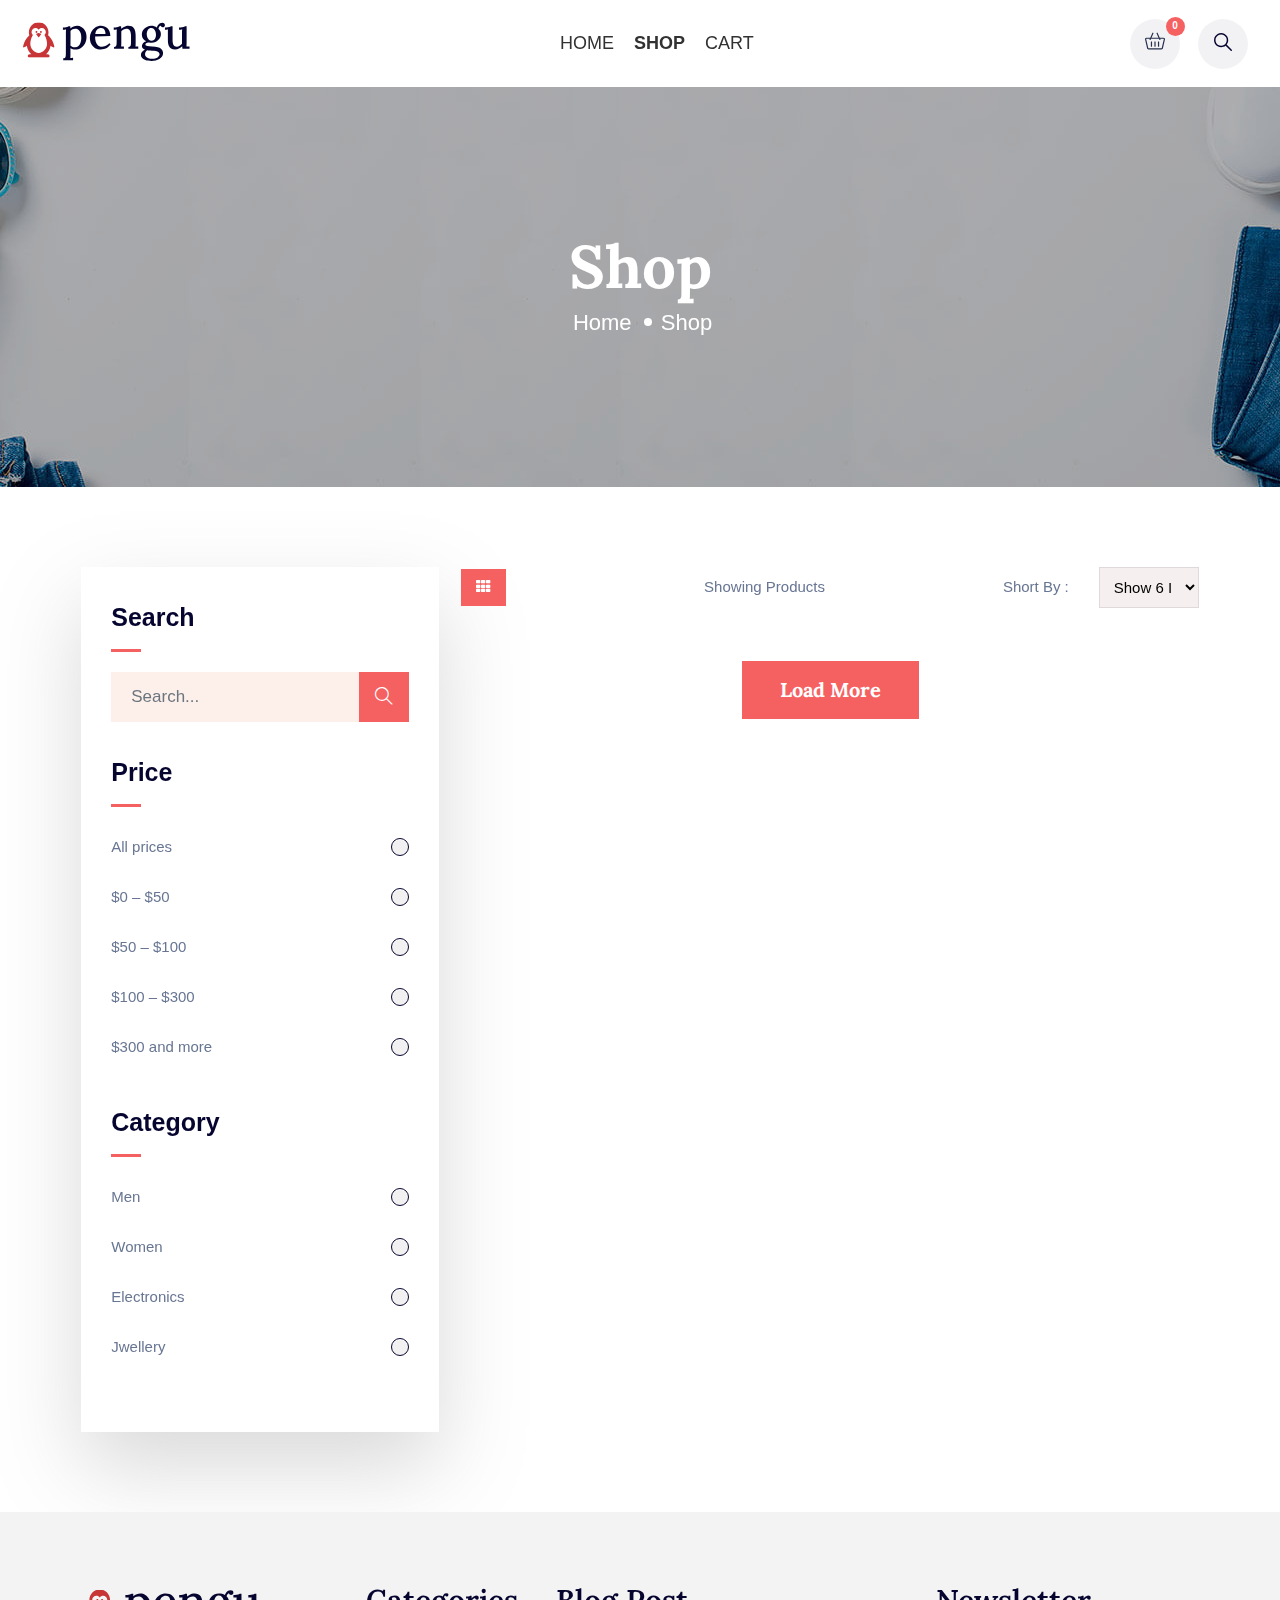
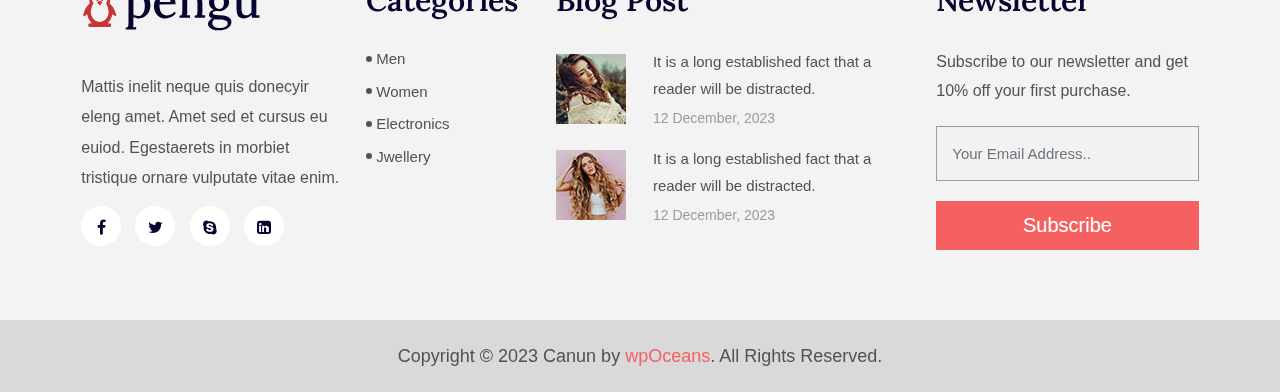
<file: pengu/shop.html>
<!DOCTYPE html>
<html lang="en">
  <!-- Mirrored from wpocean.com/html/tf/pengu/shop.html by HTTrack Website Copier/3.x [XR&CO'2014], Sat, 14 Jun 2025 07:15:33 GMT -->
  <head>
    <meta charset="utf-8" />
    <meta http-equiv="X-UA-Compatible" content="IE=edge" />
    <meta name="viewport" content="width=device-width, initial-scale=1" />
    <meta name="author" content="wpOceans" />
    <link
      rel="shortcut icon"
      type="image/png"
      href="assets/images/favicon.png"
    />
    <title>Pengu - eCommerce HTML5 Template</title>
    <link href="assets/css/themify-icons.css" rel="stylesheet" />
    <link href="assets/css/font-awesome.min.css" rel="stylesheet" />
    <link href="assets/css/flaticon.css" rel="stylesheet" />
    <link href="assets/css/bootstrap.min.css" rel="stylesheet" />
    <link href="assets/css/animate.css" rel="stylesheet" />
    <link href="assets/css/owl.carousel.css" rel="stylesheet" />
    <link href="assets/css/owl.theme.css" rel="stylesheet" />
    <link href="assets/css/slick.css" rel="stylesheet" />
    <link href="assets/css/slick-theme.css" rel="stylesheet" />
    <link href="assets/css/swiper.min.css" rel="stylesheet" />
    <link href="assets/css/owl.transitions.css" rel="stylesheet" />
    <link href="assets/css/jquery.fancybox.css" rel="stylesheet" />
    <link href="assets/css/odometer-theme-default.css" rel="stylesheet" />
    <link href="assets/sass/style.css" rel="stylesheet" />
  </head>

  <body>
    <!-- start page-wrapper -->
    <div class="page-wrapper">
      <!-- start preloader -->
      <div class="preloader">
        <div class="vertical-centered-box">
          <div class="content">
            <div class="loader-circle"></div>
            <div class="loader-line-mask">
              <div class="loader-line"></div>
            </div>
            <img src="assets/images/preloader.png" alt="" />
          </div>
        </div>
      </div>
      <!-- end preloader -->

      <!-- Start header -->
      <header id="header" class="wpo-header-style-3">
        <!-- end topbar -->
        <div class="wpo-site-header">
          <nav class="navigation navbar navbar-expand-lg navbar-light">
            <div class="container-fluid">
              <div class="row align-items-center">
                <div class="col-lg-3 col-md-3 col-3 d-lg-none dl-block">
                  <div class="mobail-menu">
                    <button type="button" class="navbar-toggler open-btn">
                      <span class="sr-only">Toggle navigation</span>
                      <span class="icon-bar first-angle"></span>
                      <span class="icon-bar middle-angle"></span>
                      <span class="icon-bar last-angle"></span>
                    </button>
                  </div>
                </div>
                <div class="col-lg-2 col-md-6 col-6">
                  <div class="navbar-header">
                    <a class="navbar-brand" href="index.html"
                      ><img src="assets/images/logo.svg" alt="logo"
                    /></a>
                  </div>
                </div>
                <div class="col-lg-8 col-md-1 col-1">
                  <div
                    id="navbar"
                    class="collapse navbar-collapse navigation-holder"
                  >
                    <button class="menu-close"><i class="ti-close"></i></button>
                    <ul class="nav navbar-nav mb-2 mb-lg-0">
                      <li>
                        <a href="index.html">Home</a>
                      </li>

                      <li><a class="active" href="shop.html">Shop</a></li>
                      <li class="menu-item-has-children">
                        <a class="" href="cart.html">Cart</a>
                      </li>
                    </ul>
                  </div>
                  <!-- end of nav-collapse -->
                </div>
                <div class="col-lg-2 col-md-2 col-2">
                  <div class="header-right">
                    <div class="mini-cart">
                      <button class="cart-toggle-btn">
                        <i class="fi flaticon-shopping-cart"></i>
                        <span class="cart-count">0</span>
                      </button>
                      <div class="mini-cart-content">
                        <button class="mini-cart-close">
                          <i class="ti-close"></i>
                        </button>
                        <div class="mini-cart-items"></div>
                        <div class="mini-cart-action clearfix">
                          <span class="mini-checkout-price"
                            >Subtotal: <span>0</span></span
                          >
                          <div class="mini-btn">
                            <a href="cart.html" class="view-cart-btn"
                              >View Cart</a
                            >
                          </div>
                        </div>
                      </div>
                    </div>
                    <div class="header-search-form-wrapper">
                      <div class="cart-search-contact">
                        <button class="search-toggle-btn">
                          <i class="fi flaticon-loupe"></i>
                        </button>
                        <div class="header-search-form">
                          <form id="header-search-form">
                            <div>
                              <input
                                type="text"
                                id="header-search-input"
                                class="form-control"
                                placeholder="Search products..."
                              />
                              <button type="submit">
                                <i class="fi flaticon-loupe"></i>
                              </button>
                            </div>
                          </form>
                        </div>
                      </div>
                    </div>
                  </div>
                </div>
              </div>
            </div>
            <!-- end of container -->
          </nav>
        </div>
      </header>
      <!-- end of header -->

      <!-- start wpo-page-title -->
      <section class="wpo-page-title">
        <div class="container">
          <div class="row">
            <div class="col col-xs-12">
              <div class="wpo-breadcumb-wrap">
                <h2>Shop</h2>
                <ol class="wpo-breadcumb-wrap">
                  <li><a href="index.html">Home</a></li>
                  <li>Shop</li>
                </ol>
              </div>
            </div>
          </div>
          <!-- end row -->
        </div>
        <!-- end container -->
      </section>
      <!-- end page-title -->

      <!-- shop-section  start-->

      <div class="shop-section">
        <div class="container">
          <div class="row">
            <div class="col-lg-4">
              <div class="shop-filter-wrap">
                <div class="filter-item">
                  <div class="shop-filter-item">
                    <h2>Search</h2>
                    <div class="shop-filter-search">
                      <form id="shop-search-form">
                        <div>
                          <input
                            type="text"
                            id="shop-search-input"
                            class="form-control"
                            placeholder="Search..."
                          />
                          <button type="submit">
                            <i class="ti-search"></i>
                          </button>
                        </div>
                      </form>
                    </div>
                  </div>
                </div>
                <div class="filter-item">
                  <div class="shop-filter-item">
                    <h2>Price</h2>
                    <ul>
                      <li>
                        <label class="topcoat-radio-button__label">
                          All prices
                          <input type="radio" name="topcoat" value="all" />
                          <span class="topcoat-radio-button"></span>
                        </label>
                      </li>
                      <li>
                        <label class="topcoat-radio-button__label">
                          $0 – $50
                          <input type="radio" name="topcoat" value="0-50" />
                          <span class="topcoat-radio-button"></span>
                        </label>
                      </li>
                      <li>
                        <label class="topcoat-radio-button__label">
                          $50 – $100
                          <input type="radio" name="topcoat" value="50-100" />
                          <span class="topcoat-radio-button"></span>
                        </label>
                      </li>
                      <li>
                        <label class="topcoat-radio-button__label">
                          $100 – $300
                          <input type="radio" name="topcoat" value="100-300" />
                          <span class="topcoat-radio-button"></span>
                        </label>
                      </li>
                      <li>
                        <label class="topcoat-radio-button__label">
                          $300 and more
                          <input type="radio" name="topcoat" value="300+" />
                          <span class="topcoat-radio-button"></span>
                        </label>
                      </li>
                    </ul>
                  </div>
                </div>
                <div class="filter-item">
                  <div class="shop-filter-item">
                    <h2>Category</h2>
                    <ul>
                      <li>
                        <label class="topcoat-radio-button__label">
                          Men
                          <input
                            type="radio"
                            name="category"
                            value="men's clothing"
                          />
                          <span class="topcoat-radio-button"></span>
                        </label>
                      </li>
                      <li>
                        <label class="topcoat-radio-button__label">
                          Women
                          <input
                            type="radio"
                            name="category"
                            value="women's clothing"
                          />
                          <span class="topcoat-radio-button"></span>
                        </label>
                      </li>
                      <li>
                        <label class="topcoat-radio-button__label">
                          Electronics
                          <input
                            type="radio"
                            name="category"
                            value="electronics"
                          />
                          <span class="topcoat-radio-button"></span>
                        </label>
                      </li>
                      <li>
                        <label class="topcoat-radio-button__label">
                          Jwellery
                          <input
                            type="radio"
                            name="category"
                            value="jewelery"
                          />
                          <span class="topcoat-radio-button"></span>
                        </label>
                      </li>
                    </ul>
                  </div>
                </div>
              </div>
            </div>
            <div class="col-lg-8">
              <div class="shop-section-top-inner">
                <div class="shoping-list">
                  <ul class="nav nav-mb-3 main-tab" id="tab" role="tablist">
                    <li class="nav-item" role="presentation">
                      <button
                        class="nav-link active"
                        id="grid-tab"
                        data-bs-toggle="pill"
                        data-bs-target="#grid"
                        type="button"
                        role="tab"
                        aria-controls="grid"
                        aria-selected="true"
                      >
                        <i class="fa fa-th"></i>
                      </button>
                    </li>
                    <li class="nav-item" role="presentation"></li>
                  </ul>
                </div>
                <div class="shoping-product">
                  <span id="product-count-label">Showing Products</span>
                </div>
                <div class="short-by">
                  <ul>
                    <li>Short By :</li>
                    <li>
                      <select id="items-per-page">
                        <option value="6">Show 6 Items</option>
                        <option value="12">Show 12 Items</option>
                        <option value="18">Show 18 Items</option>
                      </select>
                    </li>
                  </ul>
                </div>
              </div>
              <div id="products" class="row align-items-center"></div>

              <div class="text-center mt-4">
                <button id="load-more" class="theme-btn">Load More</button>
              </div>
            </div>
          </div>
        </div>
      </div>
      <!-- shop-area-end -->

      <!-- start of wpo-site-footer-section -->
      <footer class="wpo-site-footer">
        <div class="wpo-upper-footer">
          <div class="container">
            <div class="row">
              <div class="col col-lg-3 col-md-6 col-sm-12 col-12">
                <div class="widget about-widget">
                  <div class="logo widget-title">
                    <img src="assets/images/logo.svg" alt="blog" />
                  </div>
                  <p>
                    Mattis inelit neque quis donecyir eleng amet. Amet sed et
                    cursus eu euiod. Egestaerets in morbiet tristique ornare
                    vulputate vitae enim.
                  </p>
                  <div class="social-widget">
                    <ul>
                      <li>
                        <a href="#"
                          ><i class="fa fa-facebook" aria-hidden="true"></i
                        ></a>
                      </li>
                      <li>
                        <a href="#"
                          ><i class="fa fa-twitter" aria-hidden="true"></i
                        ></a>
                      </li>
                      <li>
                        <a href="#"
                          ><i class="fa fa-skype" aria-hidden="true"></i
                        ></a>
                      </li>
                      <li>
                        <a href="#"
                          ><i
                            class="fa fa-linkedin-square"
                            aria-hidden="true"
                          ></i
                        ></a>
                      </li>
                    </ul>
                  </div>
                </div>
              </div>
              <div class="col col-xl-2 col-lg-3 col-md-6 col-sm-12 col-12">
                <div class="widget link-widget">
                  <div class="widget-title">
                    <h3>Categories</h3>
                  </div>
                  <ul>
                    <li><a href="shop.html">Men</a></li>
                    <li><a href="shop.html">Women</a></li>
                    <li><a href="shop.html">Electronics</a></li>
                    <li><a href="shop.html">Jwellery</a></li>
                  </ul>
                </div>
              </div>
              <div class="col col-lg-4 col-md-6 col-sm-12 col-12">
                <div class="widget blog-widget">
                  <div class="widget-title">
                    <h3>Blog Post</h3>
                  </div>
                  <ul>
                    <li>
                      <div class="image">
                        <img src="assets/images/news/img-01.jpg" alt="" />
                      </div>
                      <div class="text">
                        <p>
                          <a href="blog-single.html"
                            >It is a long established fact that a reader will be
                            distracted.</a
                          >
                        </p>
                        <span>12 December, 2023</span>
                      </div>
                    </li>
                    <li>
                      <div class="image">
                        <img src="assets/images/news/img-02.jpg" alt="" />
                      </div>
                      <div class="text">
                        <p>
                          <a href="blog-single.html"
                            >It is a long established fact that a reader will be
                            distracted.</a
                          >
                        </p>
                        <span>12 December, 2023</span>
                      </div>
                    </li>
                  </ul>
                </div>
              </div>

              <div class="col col-lg-3 col-md-6 col-sm-12 col-12">
                <div class="widget newsletter-widget">
                  <div class="widget-title">
                    <h3>Newsletter</h3>
                  </div>
                  <p>
                    Subscribe to our newsletter and get 10% off your first
                    purchase.
                  </p>
                  <form>
                    <div class="input-1">
                      <input
                        type="email"
                        class="form-control"
                        placeholder="Your Email Address.. "
                        required=""
                      />
                    </div>
                    <div class="submit clearfix">
                      <button type="submit">Subscribe</button>
                    </div>
                  </form>
                </div>
              </div>
            </div>
          </div>
          <!-- end container -->
        </div>
        <div class="wpo-lower-footer">
          <div class="container">
            <div class="row">
              <div class="col col-xs-12">
                <p class="copyright">
                  Copyright &copy; 2023 Canun by
                  <a href="index.html">wpOceans</a>. All Rights Reserved.
                </p>
              </div>
            </div>
          </div>
        </div>
      </footer>
      <!-- end of wpo-site-footer-section -->

      <!-- popup-quickview  -->
      <div id="popup-quickview" class="modal fade" tabindex="-1">
        <div class="modal-dialog quickview-dialog">
          <div class="modal-content">
            <button
              type="button"
              class="btn-close"
              data-bs-dismiss="modal"
              aria-label="Close"
            >
              <i class="ti-close"></i>
            </button>
            <div class="modal-body d-flex">
              <div class="product-details">
                <div class="row align-items-center">
                  <div class="col-lg-5">
                    <div class="product-single-img">
                      <div class="modal-product">
                        <div class="item">
                          <img src="assets/images/modal.jpg" alt="" />
                        </div>
                      </div>
                    </div>
                  </div>
                  <div class="col-lg-7">
                    <div class="product-single-content">
                      <h5>White Wedding Shoe</h5>
                      <h6>120.00 USD</h6>
                      <ul class="rating">
                        <li><i class="fa fa-star" aria-hidden="true"></i></li>
                        <li><i class="fa fa-star" aria-hidden="true"></i></li>
                        <li><i class="fa fa-star" aria-hidden="true"></i></li>
                        <li><i class="fa fa-star" aria-hidden="true"></i></li>
                        <li><i class="fa fa-star" aria-hidden="true"></i></li>
                      </ul>
                      <p>
                        Lorem ipsum dolor sit amet, consectetur adipiscing elit.
                        Nunc quis ultrices lectus lobortis, dolor et tempus
                        porta, leo mi efficitur ante, in varius felis sem ut
                        mauris. Proin volutpat lorem inorci sed vestibulum
                        tempus. Lorem ipsum dolor sit amet, consectetur
                        adipiscing elit. Aliquam hendrerit.
                      </p>
                      <div class="pro-single-btn">
                        <div class="quantity cart-plus-minus">
                          <input type="text" value="1" />
                          <div class="dec qtybutton">-</div>
                          <div class="inc qtybutton"></div>
                        </div>
                        <a href="#" class="theme-btn">Add to cart</a>
                      </div>
                      <div class="social-share">
                        <span>Share with : </span>
                        <ul class="socialLinks">
                          <li>
                            <a href="#"><i class="fa fa-facebook"></i></a>
                          </li>
                          <li>
                            <a href="#"><i class="fa fa-linkedin"></i></a>
                          </li>
                          <li>
                            <a href="#"><i class="fa fa-twitter"></i></a>
                          </li>
                          <li>
                            <a href="#"><i class="fa fa-instagram"></i></a>
                          </li>
                          <li>
                            <a href="#"><i class="fa fa-youtube-play"></i></a>
                          </li>
                        </ul>
                      </div>
                    </div>
                  </div>
                </div>
              </div>
            </div>
          </div>
        </div>
        <!-- popup-quickview -->
      </div>
    </div>
    <!-- end of page-wrapper -->

    <!-- All JavaScript files
    ================================================== -->
    <script src="assets/js/jquery.min.js"></script>
    <script src="assets/js/bootstrap.bundle.min.js"></script>
    <!-- Plugins for this template -->
    <script src="assets/js/modernizr.custom.js"></script>
    <script src="assets/js/jquery.dlmenu.js"></script>
    <script src="assets/js/jquery-plugin-collection.js"></script>
    <!-- Custom script for this template -->
    <script src="assets/js/script.js"></script>
    <script src="assets/myJs/index.js"></script>
    <script src="assets/myJs/shop.js"></script>
    <script src="assets/myJs/mini-cart.js"></script>
    <script src="assets/myJs/cart-count.js"></script>
  </body>

  <!-- Mirrored from wpocean.com/html/tf/pengu/shop.html by HTTrack Website Copier/3.x [XR&CO'2014], Sat, 14 Jun 2025 07:15:34 GMT -->
</html>
</file>
<file: pengu/assets/css/themify-icons.css>
@font-face {
	font-family: 'themify';
	src:url('../fonts/themify9f24.eot?-fvbane');
	src:url('../fonts/themifyd41d.eot?#iefix-fvbane') format('embedded-opentype'),
		url('../fonts/themify9f24.woff?-fvbane') format('woff'),
		url('../fonts/themify9f24.ttf?-fvbane') format('truetype'),
		url('../fonts/themify9f24.svg?-fvbane#themify') format('svg');
	font-weight: normal;
	font-style: normal;
}

[class^="ti-"], [class*=" ti-"] {
	font-family: 'themify';
	speak: none;
	font-style: normal;
	font-weight: normal;
	font-variant: normal;
	text-transform: none;
	line-height: 1;

	/* Better Font Rendering =========== */
	-webkit-font-smoothing: antialiased;
	-moz-osx-font-smoothing: grayscale;
}

.ti-wand:before {
	content: "\e600";
}
.ti-volume:before {
	content: "\e601";
}
.ti-user:before {
	content: "\e602";
}
.ti-unlock:before {
	content: "\e603";
}
.ti-unlink:before {
	content: "\e604";
}
.ti-trash:before {
	content: "\e605";
}
.ti-thought:before {
	content: "\e606";
}
.ti-target:before {
	content: "\e607";
}
.ti-tag:before {
	content: "\e608";
}
.ti-tablet:before {
	content: "\e609";
}
.ti-star:before {
	content: "\e60a";
}
.ti-spray:before {
	content: "\e60b";
}
.ti-signal:before {
	content: "\e60c";
}
.ti-shopping-cart:before {
	content: "\e60d";
}
.ti-shopping-cart-full:before {
	content: "\e60e";
}
.ti-settings:before {
	content: "\e60f";
}
.ti-search:before {
	content: "\e610";
}
.ti-zoom-in:before {
	content: "\e611";
}
.ti-zoom-out:before {
	content: "\e612";
}
.ti-cut:before {
	content: "\e613";
}
.ti-ruler:before {
	content: "\e614";
}
.ti-ruler-pencil:before {
	content: "\e615";
}
.ti-ruler-alt:before {
	content: "\e616";
}
.ti-bookmark:before {
	content: "\e617";
}
.ti-bookmark-alt:before {
	content: "\e618";
}
.ti-reload:before {
	content: "\e619";
}
.ti-plus:before {
	content: "\e61a";
}
.ti-pin:before {
	content: "\e61b";
}
.ti-pencil:before {
	content: "\e61c";
}
.ti-pencil-alt:before {
	content: "\e61d";
}
.ti-paint-roller:before {
	content: "\e61e";
}
.ti-paint-bucket:before {
	content: "\e61f";
}
.ti-na:before {
	content: "\e620";
}
.ti-mobile:before {
	content: "\e621";
}
.ti-minus:before {
	content: "\e622";
}
.ti-medall:before {
	content: "\e623";
}
.ti-medall-alt:before {
	content: "\e624";
}
.ti-marker:before {
	content: "\e625";
}
.ti-marker-alt:before {
	content: "\e626";
}
.ti-arrow-up:before {
	content: "\e627";
}
.ti-arrow-right:before {
	content: "\e628";
}
.ti-arrow-left:before {
	content: "\e629";
}
.ti-arrow-down:before {
	content: "\e62a";
}
.ti-lock:before {
	content: "\e62b";
}
.ti-location-arrow:before {
	content: "\e62c";
}
.ti-link:before {
	content: "\e62d";
}
.ti-layout:before {
	content: "\e62e";
}
.ti-layers:before {
	content: "\e62f";
}
.ti-layers-alt:before {
	content: "\e630";
}
.ti-key:before {
	content: "\e631";
}
.ti-import:before {
	content: "\e632";
}
.ti-image:before {
	content: "\e633";
}
.ti-heart:before {
	content: "\e634";
}
.ti-heart-broken:before {
	content: "\e635";
}
.ti-hand-stop:before {
	content: "\e636";
}
.ti-hand-open:before {
	content: "\e637";
}
.ti-hand-drag:before {
	content: "\e638";
}
.ti-folder:before {
	content: "\e639";
}
.ti-flag:before {
	content: "\e63a";
}
.ti-flag-alt:before {
	content: "\e63b";
}
.ti-flag-alt-2:before {
	content: "\e63c";
}
.ti-eye:before {
	content: "\e63d";
}
.ti-export:before {
	content: "\e63e";
}
.ti-exchange-vertical:before {
	content: "\e63f";
}
.ti-desktop:before {
	content: "\e640";
}
.ti-cup:before {
	content: "\e641";
}
.ti-crown:before {
	content: "\e642";
}
.ti-comments:before {
	content: "\e643";
}
.ti-comment:before {
	content: "\e644";
}
.ti-comment-alt:before {
	content: "\e645";
}
.ti-close:before {
	content: "\e646";
}
.ti-clip:before {
	content: "\e647";
}
.ti-angle-up:before {
	content: "\e648";
}
.ti-angle-right:before {
	content: "\e649";
}
.ti-angle-left:before {
	content: "\e64a";
}
.ti-angle-down:before {
	content: "\e64b";
}
.ti-check:before {
	content: "\e64c";
}
.ti-check-box:before {
	content: "\e64d";
}
.ti-camera:before {
	content: "\e64e";
}
.ti-announcement:before {
	content: "\e64f";
}
.ti-brush:before {
	content: "\e650";
}
.ti-briefcase:before {
	content: "\e651";
}
.ti-bolt:before {
	content: "\e652";
}
.ti-bolt-alt:before {
	content: "\e653";
}
.ti-blackboard:before {
	content: "\e654";
}
.ti-bag:before {
	content: "\e655";
}
.ti-move:before {
	content: "\e656";
}
.ti-arrows-vertical:before {
	content: "\e657";
}
.ti-arrows-horizontal:before {
	content: "\e658";
}
.ti-fullscreen:before {
	content: "\e659";
}
.ti-arrow-top-right:before {
	content: "\e65a";
}
.ti-arrow-top-left:before {
	content: "\e65b";
}
.ti-arrow-circle-up:before {
	content: "\e65c";
}
.ti-arrow-circle-right:before {
	content: "\e65d";
}
.ti-arrow-circle-left:before {
	content: "\e65e";
}
.ti-arrow-circle-down:before {
	content: "\e65f";
}
.ti-angle-double-up:before {
	content: "\e660";
}
.ti-angle-double-right:before {
	content: "\e661";
}
.ti-angle-double-left:before {
	content: "\e662";
}
.ti-angle-double-down:before {
	content: "\e663";
}
.ti-zip:before {
	content: "\e664";
}
.ti-world:before {
	content: "\e665";
}
.ti-wheelchair:before {
	content: "\e666";
}
.ti-view-list:before {
	content: "\e667";
}
.ti-view-list-alt:before {
	content: "\e668";
}
.ti-view-grid:before {
	content: "\e669";
}
.ti-uppercase:before {
	content: "\e66a";
}
.ti-upload:before {
	content: "\e66b";
}
.ti-underline:before {
	content: "\e66c";
}
.ti-truck:before {
	content: "\e66d";
}
.ti-timer:before {
	content: "\e66e";
}
.ti-ticket:before {
	content: "\e66f";
}
.ti-thumb-up:before {
	content: "\e670";
}
.ti-thumb-down:before {
	content: "\e671";
}
.ti-text:before {
	content: "\e672";
}
.ti-stats-up:before {
	content: "\e673";
}
.ti-stats-down:before {
	content: "\e674";
}
.ti-split-v:before {
	content: "\e675";
}
.ti-split-h:before {
	content: "\e676";
}
.ti-smallcap:before {
	content: "\e677";
}
.ti-shine:before {
	content: "\e678";
}
.ti-shift-right:before {
	content: "\e679";
}
.ti-shift-left:before {
	content: "\e67a";
}
.ti-shield:before {
	content: "\e67b";
}
.ti-notepad:before {
	content: "\e67c";
}
.ti-server:before {
	content: "\e67d";
}
.ti-quote-right:before {
	content: "\e67e";
}
.ti-quote-left:before {
	content: "\e67f";
}
.ti-pulse:before {
	content: "\e680";
}
.ti-printer:before {
	content: "\e681";
}
.ti-power-off:before {
	content: "\e682";
}
.ti-plug:before {
	content: "\e683";
}
.ti-pie-chart:before {
	content: "\e684";
}
.ti-paragraph:before {
	content: "\e685";
}
.ti-panel:before {
	content: "\e686";
}
.ti-package:before {
	content: "\e687";
}
.ti-music:before {
	content: "\e688";
}
.ti-music-alt:before {
	content: "\e689";
}
.ti-mouse:before {
	content: "\e68a";
}
.ti-mouse-alt:before {
	content: "\e68b";
}
.ti-money:before {
	content: "\e68c";
}
.ti-microphone:before {
	content: "\e68d";
}
.ti-menu:before {
	content: "\e68e";
}
.ti-menu-alt:before {
	content: "\e68f";
}
.ti-map:before {
	content: "\e690";
}
.ti-map-alt:before {
	content: "\e691";
}
.ti-loop:before {
	content: "\e692";
}
.ti-location-pin:before {
	content: "\e693";
}
.ti-list:before {
	content: "\e694";
}
.ti-light-bulb:before {
	content: "\e695";
}
.ti-Italic:before {
	content: "\e696";
}
.ti-info:before {
	content: "\e697";
}
.ti-infinite:before {
	content: "\e698";
}
.ti-id-badge:before {
	content: "\e699";
}
.ti-hummer:before {
	content: "\e69a";
}
.ti-home:before {
	content: "\e69b";
}
.ti-help:before {
	content: "\e69c";
}
.ti-headphone:before {
	content: "\e69d";
}
.ti-harddrives:before {
	content: "\e69e";
}
.ti-harddrive:before {
	content: "\e69f";
}
.ti-gift:before {
	content: "\e6a0";
}
.ti-game:before {
	content: "\e6a1";
}
.ti-filter:before {
	content: "\e6a2";
}
.ti-files:before {
	content: "\e6a3";
}
.ti-file:before {
	content: "\e6a4";
}
.ti-eraser:before {
	content: "\e6a5";
}
.ti-envelope:before {
	content: "\e6a6";
}
.ti-download:before {
	content: "\e6a7";
}
.ti-direction:before {
	content: "\e6a8";
}
.ti-direction-alt:before {
	content: "\e6a9";
}
.ti-dashboard:before {
	content: "\e6aa";
}
.ti-control-stop:before {
	content: "\e6ab";
}
.ti-control-shuffle:before {
	content: "\e6ac";
}
.ti-control-play:before {
	content: "\e6ad";
}
.ti-control-pause:before {
	content: "\e6ae";
}
.ti-control-forward:before {
	content: "\e6af";
}
.ti-control-backward:before {
	content: "\e6b0";
}
.ti-cloud:before {
	content: "\e6b1";
}
.ti-cloud-up:before {
	content: "\e6b2";
}
.ti-cloud-down:before {
	content: "\e6b3";
}
.ti-clipboard:before {
	content: "\e6b4";
}
.ti-car:before {
	content: "\e6b5";
}
.ti-calendar:before {
	content: "\e6b6";
}
.ti-book:before {
	content: "\e6b7";
}
.ti-bell:before {
	content: "\e6b8";
}
.ti-basketball:before {
	content: "\e6b9";
}
.ti-bar-chart:before {
	content: "\e6ba";
}
.ti-bar-chart-alt:before {
	content: "\e6bb";
}
.ti-back-right:before {
	content: "\e6bc";
}
.ti-back-left:before {
	content: "\e6bd";
}
.ti-arrows-corner:before {
	content: "\e6be";
}
.ti-archive:before {
	content: "\e6bf";
}
.ti-anchor:before {
	content: "\e6c0";
}
.ti-align-right:before {
	content: "\e6c1";
}
.ti-align-left:before {
	content: "\e6c2";
}
.ti-align-justify:before {
	content: "\e6c3";
}
.ti-align-center:before {
	content: "\e6c4";
}
.ti-alert:before {
	content: "\e6c5";
}
.ti-alarm-clock:before {
	content: "\e6c6";
}
.ti-agenda:before {
	content: "\e6c7";
}
.ti-write:before {
	content: "\e6c8";
}
.ti-window:before {
	content: "\e6c9";
}
.ti-widgetized:before {
	content: "\e6ca";
}
.ti-widget:before {
	content: "\e6cb";
}
.ti-widget-alt:before {
	content: "\e6cc";
}
.ti-wallet:before {
	content: "\e6cd";
}
.ti-video-clapper:before {
	content: "\e6ce";
}
.ti-video-camera:before {
	content: "\e6cf";
}
.ti-vector:before {
	content: "\e6d0";
}
.ti-themify-logo:before {
	content: "\e6d1";
}
.ti-themify-favicon:before {
	content: "\e6d2";
}
.ti-themify-favicon-alt:before {
	content: "\e6d3";
}
.ti-support:before {
	content: "\e6d4";
}
.ti-stamp:before {
	content: "\e6d5";
}
.ti-split-v-alt:before {
	content: "\e6d6";
}
.ti-slice:before {
	content: "\e6d7";
}
.ti-shortcode:before {
	content: "\e6d8";
}
.ti-shift-right-alt:before {
	content: "\e6d9";
}
.ti-shift-left-alt:before {
	content: "\e6da";
}
.ti-ruler-alt-2:before {
	content: "\e6db";
}
.ti-receipt:before {
	content: "\e6dc";
}
.ti-pin2:before {
	content: "\e6dd";
}
.ti-pin-alt:before {
	content: "\e6de";
}
.ti-pencil-alt2:before {
	content: "\e6df";
}
.ti-palette:before {
	content: "\e6e0";
}
.ti-more:before {
	content: "\e6e1";
}
.ti-more-alt:before {
	content: "\e6e2";
}
.ti-microphone-alt:before {
	content: "\e6e3";
}
.ti-magnet:before {
	content: "\e6e4";
}
.ti-line-double:before {
	content: "\e6e5";
}
.ti-line-dotted:before {
	content: "\e6e6";
}
.ti-line-dashed:before {
	content: "\e6e7";
}
.ti-layout-width-full:before {
	content: "\e6e8";
}
.ti-layout-width-default:before {
	content: "\e6e9";
}
.ti-layout-width-default-alt:before {
	content: "\e6ea";
}
.ti-layout-tab:before {
	content: "\e6eb";
}
.ti-layout-tab-window:before {
	content: "\e6ec";
}
.ti-layout-tab-v:before {
	content: "\e6ed";
}
.ti-layout-tab-min:before {
	content: "\e6ee";
}
.ti-layout-slider:before {
	content: "\e6ef";
}
.ti-layout-slider-alt:before {
	content: "\e6f0";
}
.ti-layout-sidebar-right:before {
	content: "\e6f1";
}
.ti-layout-sidebar-none:before {
	content: "\e6f2";
}
.ti-layout-sidebar-left:before {
	content: "\e6f3";
}
.ti-layout-placeholder:before {
	content: "\e6f4";
}
.ti-layout-menu:before {
	content: "\e6f5";
}
.ti-layout-menu-v:before {
	content: "\e6f6";
}
.ti-layout-menu-separated:before {
	content: "\e6f7";
}
.ti-layout-menu-full:before {
	content: "\e6f8";
}
.ti-layout-media-right-alt:before {
	content: "\e6f9";
}
.ti-layout-media-right:before {
	content: "\e6fa";
}
.ti-layout-media-overlay:before {
	content: "\e6fb";
}
.ti-layout-media-overlay-alt:before {
	content: "\e6fc";
}
.ti-layout-media-overlay-alt-2:before {
	content: "\e6fd";
}
.ti-layout-media-left-alt:before {
	content: "\e6fe";
}
.ti-layout-media-left:before {
	content: "\e6ff";
}
.ti-layout-media-center-alt:before {
	content: "\e700";
}
.ti-layout-media-center:before {
	content: "\e701";
}
.ti-layout-list-thumb:before {
	content: "\e702";
}
.ti-layout-list-thumb-alt:before {
	content: "\e703";
}
.ti-layout-list-post:before {
	content: "\e704";
}
.ti-layout-list-large-image:before {
	content: "\e705";
}
.ti-layout-line-solid:before {
	content: "\e706";
}
.ti-layout-grid4:before {
	content: "\e707";
}
.ti-layout-grid3:before {
	content: "\e708";
}
.ti-layout-grid2:before {
	content: "\e709";
}
.ti-layout-grid2-thumb:before {
	content: "\e70a";
}
.ti-layout-cta-right:before {
	content: "\e70b";
}
.ti-layout-cta-left:before {
	content: "\e70c";
}
.ti-layout-cta-center:before {
	content: "\e70d";
}
.ti-layout-cta-btn-right:before {
	content: "\e70e";
}
.ti-layout-cta-btn-left:before {
	content: "\e70f";
}
.ti-layout-column4:before {
	content: "\e710";
}
.ti-layout-column3:before {
	content: "\e711";
}
.ti-layout-column2:before {
	content: "\e712";
}
.ti-layout-accordion-separated:before {
	content: "\e713";
}
.ti-layout-accordion-merged:before {
	content: "\e714";
}
.ti-layout-accordion-list:before {
	content: "\e715";
}
.ti-ink-pen:before {
	content: "\e716";
}
.ti-info-alt:before {
	content: "\e717";
}
.ti-help-alt:before {
	content: "\e718";
}
.ti-headphone-alt:before {
	content: "\e719";
}
.ti-hand-point-up:before {
	content: "\e71a";
}
.ti-hand-point-right:before {
	content: "\e71b";
}
.ti-hand-point-left:before {
	content: "\e71c";
}
.ti-hand-point-down:before {
	content: "\e71d";
}
.ti-gallery:before {
	content: "\e71e";
}
.ti-face-smile:before {
	content: "\e71f";
}
.ti-face-sad:before {
	content: "\e720";
}
.ti-credit-card:before {
	content: "\e721";
}
.ti-control-skip-forward:before {
	content: "\e722";
}
.ti-control-skip-backward:before {
	content: "\e723";
}
.ti-control-record:before {
	content: "\e724";
}
.ti-control-eject:before {
	content: "\e725";
}
.ti-comments-smiley:before {
	content: "\e726";
}
.ti-brush-alt:before {
	content: "\e727";
}
.ti-youtube:before {
	content: "\e728";
}
.ti-vimeo:before {
	content: "\e729";
}
.ti-twitter:before {
	content: "\e72a";
}
.ti-time:before {
	content: "\e72b";
}
.ti-tumblr:before {
	content: "\e72c";
}
.ti-skype:before {
	content: "\e72d";
}
.ti-share:before {
	content: "\e72e";
}
.ti-share-alt:before {
	content: "\e72f";
}
.ti-rocket:before {
	content: "\e730";
}
.ti-pinterest:before {
	content: "\e731";
}
.ti-new-window:before {
	content: "\e732";
}
.ti-microsoft:before {
	content: "\e733";
}
.ti-list-ol:before {
	content: "\e734";
}
.ti-linkedin:before {
	content: "\e735";
}
.ti-layout-sidebar-2:before {
	content: "\e736";
}
.ti-layout-grid4-alt:before {
	content: "\e737";
}
.ti-layout-grid3-alt:before {
	content: "\e738";
}
.ti-layout-grid2-alt:before {
	content: "\e739";
}
.ti-layout-column4-alt:before {
	content: "\e73a";
}
.ti-layout-column3-alt:before {
	content: "\e73b";
}
.ti-layout-column2-alt:before {
	content: "\e73c";
}
.ti-instagram:before {
	content: "\e73d";
}
.ti-google:before {
	content: "\e73e";
}
.ti-github:before {
	content: "\e73f";
}
.ti-flickr:before {
	content: "\e740";
}
.ti-facebook:before {
	content: "\e741";
}
.ti-dropbox:before {
	content: "\e742";
}
.ti-dribbble:before {
	content: "\e743";
}
.ti-apple:before {
	content: "\e744";
}
.ti-android:before {
	content: "\e745";
}
.ti-save:before {
	content: "\e746";
}
.ti-save-alt:before {
	content: "\e747";
}
.ti-yahoo:before {
	content: "\e748";
}
.ti-wordpress:before {
	content: "\e749";
}
.ti-vimeo-alt:before {
	content: "\e74a";
}
.ti-twitter-alt:before {
	content: "\e74b";
}
.ti-tumblr-alt:before {
	content: "\e74c";
}
.ti-trello:before {
	content: "\e74d";
}
.ti-stack-overflow:before {
	content: "\e74e";
}
.ti-soundcloud:before {
	content: "\e74f";
}
.ti-sharethis:before {
	content: "\e750";
}
.ti-sharethis-alt:before {
	content: "\e751";
}
.ti-reddit:before {
	content: "\e752";
}
.ti-pinterest-alt:before {
	content: "\e753";
}
.ti-microsoft-alt:before {
	content: "\e754";
}
.ti-linux:before {
	content: "\e755";
}
.ti-jsfiddle:before {
	content: "\e756";
}
.ti-joomla:before {
	content: "\e757";
}
.ti-html5:before {
	content: "\e758";
}
.ti-flickr-alt:before {
	content: "\e759";
}
.ti-email:before {
	content: "\e75a";
}
.ti-drupal:before {
	content: "\e75b";
}
.ti-dropbox-alt:before {
	content: "\e75c";
}
.ti-css3:before {
	content: "\e75d";
}
.ti-rss:before {
	content: "\e75e";
}
.ti-rss-alt:before {
	content: "\e75f";
}
</file>
<file: pengu/assets/css/flaticon.css>
@font-face {
    font-family: "flaticon";
    src: url("../fonts/flaticone679.ttf?7be827e199392bb56ae95dacf43f5036") format("truetype"),
url("../fonts/flaticone679.woff?7be827e199392bb56ae95dacf43f5036") format("woff"),
url("../fonts/flaticone679.woff2?7be827e199392bb56ae95dacf43f5036") format("woff2"),
url("../fonts/flaticone679.eot?7be827e199392bb56ae95dacf43f5036#iefix") format("embedded-opentype"),
url("../fonts/flaticone679.svg?7be827e199392bb56ae95dacf43f5036#flaticon") format("svg");
}

i[class^="flaticon-"]:before, i[class*=" flaticon-"]:before {
    font-family: flaticon !important;
    font-style: normal;
    font-weight: normal !important;
    font-variant: normal;
    text-transform: none;
    font-size: 20px;
    -webkit-font-smoothing: antialiased;
    -moz-osx-font-smoothing: grayscale;
}

.flaticon-loupe:before {
    content: "\f101";
}
.flaticon-shopping-cart:before {
    content: "\f102";
}
.flaticon-shopping-cart-1:before {
    content: "\f103";
}
.flaticon-shopping-bag:before {
    content: "\f104";
}
.flaticon-shopping-cart-2:before {
    content: "\f105";
}
.flaticon-placeholder:before {
    content: "\f106";
}
.flaticon-email:before {
    content: "\f107";
}
.flaticon-play-button:before {
    content: "\f108";
}
.flaticon-user:before {
    content: "\f109";
}
.flaticon-quotation:before {
    content: "\f10a";
}
.flaticon-quotation-1:before {
    content: "\f10b";
}
.flaticon-house:before {
    content: "\f10c";
}
.flaticon-phone-call:before {
    content: "\f10d";
}
.flaticon-badge:before {
    content: "\f10e";
}
.flaticon-vegan:before {
    content: "\f10f";
}
.flaticon-diary:before {
    content: "\f110";
}
.flaticon-support:before {
    content: "\f111";
}
.flaticon-family:before {
    content: "\f112";
}
.flaticon-broken-arm:before {
    content: "\f113";
}
.flaticon-wounded:before {
    content: "\f114";
}
.flaticon-handcuffs:before {
    content: "\f115";
}
.flaticon-graduation-cap:before {
    content: "\f116";
}
.flaticon-book:before {
    content: "\f117";
}
.flaticon-auction:before {
    content: "\f118";
}
.flaticon-balance:before {
    content: "\f119";
}
</file>
<file: pengu/assets/css/odometer-theme-default.css>
.odometer.odometer-auto-theme, .odometer.odometer-theme-default {
  display: inline-block;
  vertical-align: middle;
  *vertical-align: auto;
  *zoom: 1;
  *display: inline;
  position: relative;
}
.odometer.odometer-auto-theme .odometer-digit, .odometer.odometer-theme-default .odometer-digit {
  display: inline-block;
  vertical-align: middle;
  *vertical-align: auto;
  *zoom: 1;
  *display: inline;
  position: relative;
}
.odometer.odometer-auto-theme .odometer-digit .odometer-digit-spacer, .odometer.odometer-theme-default .odometer-digit .odometer-digit-spacer {
  display: inline-block;
  vertical-align: middle;
  *vertical-align: auto;
  *zoom: 1;
  *display: inline;
  visibility: hidden;
}
.odometer.odometer-auto-theme .odometer-digit .odometer-digit-inner, .odometer.odometer-theme-default .odometer-digit .odometer-digit-inner {
  text-align: left;
  display: block;
  position: absolute;
  top: 0;
  left: 0;
  right: 0;
  bottom: 0;
  overflow: hidden;
}
.odometer.odometer-auto-theme .odometer-digit .odometer-ribbon, .odometer.odometer-theme-default .odometer-digit .odometer-ribbon {
  display: block;
}
.odometer.odometer-auto-theme .odometer-digit .odometer-ribbon-inner, .odometer.odometer-theme-default .odometer-digit .odometer-ribbon-inner {
  display: block;
  -webkit-backface-visibility: hidden;
}
.odometer.odometer-auto-theme .odometer-digit .odometer-value, .odometer.odometer-theme-default .odometer-digit .odometer-value {
  display: block;
  -webkit-transform: translateZ(0);
}
.odometer.odometer-auto-theme .odometer-digit .odometer-value.odometer-last-value, .odometer.odometer-theme-default .odometer-digit .odometer-value.odometer-last-value {
  position: absolute;
}
.odometer.odometer-auto-theme.odometer-animating-up .odometer-ribbon-inner, .odometer.odometer-theme-default.odometer-animating-up .odometer-ribbon-inner {
  -webkit-transition: -webkit-transform 2s;
  -moz-transition: -moz-transform 2s;
  -ms-transition: -ms-transform 2s;
  -o-transition: -o-transform 2s;
  transition: transform 2s;
}
.odometer.odometer-auto-theme.odometer-animating-up.odometer-animating .odometer-ribbon-inner, .odometer.odometer-theme-default.odometer-animating-up.odometer-animating .odometer-ribbon-inner {
  -webkit-transform: translateY(-100%);
  -moz-transform: translateY(-100%);
  -ms-transform: translateY(-100%);
  -o-transform: translateY(-100%);
  transform: translateY(-100%);
}
.odometer.odometer-auto-theme.odometer-animating-down .odometer-ribbon-inner, .odometer.odometer-theme-default.odometer-animating-down .odometer-ribbon-inner {
  -webkit-transform: translateY(-100%);
  -moz-transform: translateY(-100%);
  -ms-transform: translateY(-100%);
  -o-transform: translateY(-100%);
  transform: translateY(-100%);
}
.odometer.odometer-auto-theme.odometer-animating-down.odometer-animating .odometer-ribbon-inner, .odometer.odometer-theme-default.odometer-animating-down.odometer-animating .odometer-ribbon-inner {
  -webkit-transition: -webkit-transform 2s;
  -moz-transition: -moz-transform 2s;
  -ms-transition: -ms-transform 2s;
  -o-transition: -o-transform 2s;
  transition: transform 2s;
  -webkit-transform: translateY(0);
  -moz-transform: translateY(0);
  -ms-transform: translateY(0);
  -o-transform: translateY(0);
  transform: translateY(0);
}

.odometer.odometer-auto-theme, .odometer.odometer-theme-default {
  font-family: "Helvetica Neue", sans-serif;
  line-height: 1.1em;
}
.odometer.odometer-auto-theme .odometer-value, .odometer.odometer-theme-default .odometer-value {
  text-align: center;
}
</file>
<file: pengu/assets/sass/style.css>
@charset "UTF-8";
/*------------------------------------------------------------------
[Master Stylesheet]
Theme Name:     Pengu - eCommerce HTML5 Template
Version:        1.0.0
-------------------------------------------------------------------*/
/*--------------------------------------------------------------
>>> TABLE OF CONTENTS:
----------------------------------------------------------------

1. General
	1.1 Theme Reset Style
	1.2 Global Elements

2. header
	2.1 topbar
	2.2 navigation

3. content
	3.1 wpo-hero-slider
	3.2 pengu-product-section
	3.3 pengu-banner-section
	3.4 pengu-product-category-section
	3.5 pengu-spacing-section
	3.6 wpo-blog-section

4. wpo-footer

5. Home-style-2
   5.1 pengu-categorie-section
   5.2 pengu-banner-section-s2
   5.3 pengu-winter-section 

6. shop-section

7. product-single-section

8. wpo-cart-page-style

9. wpo-checkout-page-style

10. wpo-blog-pg-section

11. wpo-blog-single-section

12 Auth-page-style

13. wpo-contact-pg-section

14. error-404-section

----------------------------------------------------------------*/
/*------------------------------------------------------------------
1. General
----------------------------------------------------------------*/
/*---------------------------
	Fonts
----------------------------*/
@import url("https://fonts.googleapis.com/css2?family=Lora:wght@400;500;600;700&amp;family=Mulish:wght@400;500;600;700&amp;display=swap");
/* 1.1	Theme Reset Style */
html {
  font-size: 15px;
}

:root {
  scroll-behavior: unset;
}

body {
  font-family: "Mulish", sans-serif;
  color: #687693;
  background-color: #fff;
  font-size: 15px;
  font-size: 1rem;
  overflow-x: hidden;
}
@media (max-width: 767px) {
  body {
    font-size: 14px;
  }
}

p {
  font-size: 16px;
  color: #687693;
  line-height: 1.8em;
}

h1,
h2,
h3,
h4,
h5,
h6 {
  color: #060530;
  font-family: "Lora", serif;
  font-weight: 600;
}

ul {
  padding-left: 0;
  margin: 0;
  list-style: none;
}

a {
  text-decoration: none;
  transition: all 0.2s;
}

a:hover {
  text-decoration: none;
}

img {
  max-width: 100%;
}

.sr-only {
  display: none !important;
  opacity: 0;
  visibility: hidden;
}

/* 1.2 Global Elements */
.page-wrapper {
  position: relative;
  overflow: hidden;
}

.wow {
  visibility: hidden;
}

.fi:before {
  margin: 0;
}

.section-padding {
  padding: 120px 0;
}
@media (max-width: 991px) {
  .section-padding {
    padding: 90px 0;
  }
}
@media (max-width: 767px) {
  .section-padding {
    padding: 80px 0;
  }
}

/*** contact form error handling ***/
.contact-validation-active .error-handling-messages {
  width: 100% !important;
  margin-top: 15px !important;
}
.contact-validation-active label.error {
  color: red;
  font-size: 0.9333333333rem;
  font-weight: normal;
  margin: 5px 0 0 0;
  text-align: left;
  display: block;
}
.contact-validation-active #c-loader,
.contact-validation-active #loader {
  display: none;
  margin-top: 10px;
}
.contact-validation-active #c-loader i,
.contact-validation-active #loader i {
  font-size: 30px;
  font-size: 2rem;
  color: #f56061;
  display: inline-block;
  animation: rotating linear 2s infinite;
}
.contact-validation-active #success,
.contact-validation-active #c-success,
.contact-validation-active #c-error,
.contact-validation-active #error {
  width: 100%;
  color: #fff;
  padding: 5px 10px;
  font-size: 16px;
  text-align: center;
  display: none;
}
@media (max-width: 767px) {
  .contact-validation-active #success,
  .contact-validation-active #c-success,
  .contact-validation-active #c-error,
  .contact-validation-active #error {
    font-size: 15px;
  }
}
.contact-validation-active #c-success,
.contact-validation-active #success {
  background-color: #009a00;
  border-left: 5px solid green;
  margin-bottom: 5px;
}
.contact-validation-active #c-error,
.contact-validation-active #error {
  background-color: #ff1a1a;
  border-left: 5px solid red;
}
@keyframes rotating {
  from {
    transform: rotate(0deg);
  }
  to {
    transform: rotate(360deg);
  }
}
.rotating {
  animation: rotating 5s alternate infinite;
}

/*** back to top **/
.back-to-top {
  background-color: rgba(245, 96, 97, 0.7);
  width: 45px;
  height: 45px;
  line-height: 45px;
  border: 2px solid #f56061;
  border-radius: 45px;
  text-align: center;
  display: none;
  position: fixed;
  z-index: 999;
  right: 15px;
  bottom: 15px;
  transition: all 0.2s;
}
@media (max-width: 991px) {
  .back-to-top {
    width: 35px;
    height: 35px;
    line-height: 35px;
  }
}
.back-to-top:hover {
  background-color: #f56061;
}

.back-to-top i {
  font-size: 18px;
  font-size: 1.2rem;
  color: #fff;
  position: absolute;
  left: 50%;
  top: 50%;
  transform: translate(-50%, -50%);
}

/** for popup image ***/
.mfp-wrap {
  background-color: rgba(0, 0, 0, 0.9);
  z-index: 99999;
}

.mfp-with-zoom .mfp-container,
.mfp-with-zoom.mfp-bg {
  opacity: 0;
  -webkit-backface-visibility: hidden;
  transition: all 0.3s ease-out;
}

.mfp-with-zoom.mfp-ready .mfp-container {
  opacity: 1;
}

.mfp-with-zoom.mfp-ready.mfp-bg {
  opacity: 0.8;
}

.mfp-with-zoom.mfp-removing .mfp-container,
.mfp-with-zoom.mfp-removing.mfp-bg {
  opacity: 0;
}

/*** for fancybox video ***/
.fancybox-overlay {
  background: rgba(0, 0, 0, 0.9);
  z-index: 9999 !important;
}

.fancybox-wrap {
  z-index: 99999 !important;
}

.wpo-section-title {
  margin-bottom: 60px;
  text-align: center;
  position: relative;
}
@media (max-width: 767px) {
  .wpo-section-title {
    margin-bottom: 40px;
  }
}
.wpo-section-title:before {
  position: absolute;
  background: #f56061;
  left: 50%;
  width: 106px;
  height: 3px;
  content: "";
  bottom: -15px;
  transform: translateX(-50%);
}
.wpo-section-title h2 {
  margin: 0;
  text-transform: capitalize;
  font-family: "Lora", serif;
  font-weight: 600;
  font-size: 35px;
  line-height: 45px;
}
@media (max-width: 767px) {
  .wpo-section-title h2 {
    font-size: 30px;
    line-height: 40px;
  }
}
@media (max-width: 330px) {
  .wpo-section-title h2 {
    font-size: 25px;
  }
}
.wpo-section-title p {
  font-weight: 400;
  font-size: 18px;
  color: #525252;
}

.theme-btn,
.view-cart-btn {
  background: #f56061;
  color: #fff;
  display: inline-block;
  text-transform: capitalize;
  -webkit-backface-visibility: hidden;
  position: relative;
  font-family: "Lora", serif;
  font-weight: 700;
  font-size: 20px;
  padding: 14px 38px;
  transition: all 0.3s ease-in-out;
  border: 0;
}
.theme-btn:after,
.view-cart-btn:after {
  position: absolute;
  content: "";
  top: 0;
  left: 0;
  width: 100%;
  height: 100%;
  background: #f33a3b;
  transition: opacity 0.5s ease-out;
  opacity: 0;
  z-index: -1;
}
.theme-btn:hover,
.view-cart-btn:hover,
.theme-btn:focus,
.view-cart-btn:focus,
.theme-btn:active,
.view-cart-btn:active {
  background: #f34849;
  color: #fff;
}
.theme-btn:hover:after,
.view-cart-btn:hover:after {
  opacity: 1;
}
@media (max-width: 991px) {
  .theme-btn,
  .view-cart-btn {
    font-size: 18px;
    font-size: 1.2rem;
  }
}
@media (max-width: 767px) {
  .theme-btn,
  .view-cart-btn {
    padding: 12px 18px;
    font-size: 14px;
  }
}

.theme-btn-s2 {
  background: #fff;
  color: #525252;
  display: inline-block;
  padding: 12px 22px;
  border: 1px solid #f56061;
  border-radius: 55px;
  text-transform: capitalize;
  z-index: 1;
  position: relative;
}
.theme-btn-s2:after {
  position: absolute;
  content: "";
  top: 0;
  left: 0;
  width: 100%;
  height: 100%;
  border-radius: 55px;
  background: linear-gradient(left, #00ded8, #00a7d5);
  transition: opacity 0.5s ease-out;
  opacity: 0;
  z-index: -1;
}
@media (max-width: 991px) {
  .theme-btn-s2 {
    font-size: 14px;
    font-size: 0.9333333333rem;
  }
}
.theme-btn-s2:hover,
.theme-btn-s2:focus,
.theme-btn-s2:active {
  background: #f34849;
  color: #fff;
}
.theme-btn-s2:hover:after {
  opacity: 1;
}
@media (max-width: 767px) {
  .theme-btn-s2 {
    padding: 12px 18px;
    font-size: 13px;
  }
}

.view-cart-btn {
  display: block;
  margin-top: 15px;
  border-radius: 5px;
  padding: 10px 45px;
}
.view-cart-btn:after {
  display: none;
}
.view-cart-btn:hover {
  background-color: #f33a3b;
}
.view-cart-btn.s1 {
  background: #060530;
}
.view-cart-btn.s1:hover {
  background-color: #c9c9c9;
}

.form input,
.form textarea,
.form select {
  border-color: #bfbfbf;
  border-radius: 0;
  outline: 0;
  box-shadow: none;
  color: #595959;
  font-style: normal;
}
.form input:focus,
.form textarea:focus,
.form select:focus {
  border-color: #f56061;
  -o-box-shadow: 0 0 5px 0 #f89091;
  -ms-box-shadow: 0 0 5px 0 #f89091;
  box-shadow: 0 0 5px 0 #f89091;
}
.form ::-webkit-input-placeholder {
  font-style: 14px;
  font-style: italic;
  color: #595959;
}
.form :-moz-placeholder {
  font-style: 14px;
  font-style: italic;
  color: #595959;
}
.form ::-moz-placeholder {
  font-style: 14px;
  font-style: italic;
  color: #595959;
}
.form :-ms-input-placeholder {
  font-style: 14px;
  font-style: italic;
  color: #595959;
}
.form select {
  font-style: normal;
  background: url(../images/select-icon.png) no-repeat right center;
  display: inline-block;
  -webkit-appearance: none;
  -moz-appearance: none;
  appearance: none;
  cursor: pointer;
}
.form select::-ms-expand {
  /* for IE 11 */
  display: none;
}
.form ::-moz-placeholder {
  font-style: normal;
}
.form ::placeholder {
  font-style: normal;
}

.social-links {
  overflow: hidden;
}
.social-links li {
  float: left;
  width: 35px;
  height: 35px;
  margin-right: 1px;
}
.social-links li a {
  background-color: #f89091;
  width: 35px;
  height: 35px;
  line-height: 35px;
  display: block;
  color: #fff;
  text-align: center;
}
.social-links li a:hover {
  background-color: #f56061;
}

.wpo-page-title {
  background: url(../images/page-title-s2.jpg) no-repeat center top/cover;
  min-height: 400px;
  position: relative;
  display: flex;
  justify-content: center;
  flex-direction: column;
  z-index: 1;
}
@media (max-width: 767px) {
  .wpo-page-title {
    min-height: 300px;
  }
}
.wpo-page-title:before {
  position: absolute;
  left: 0;
  top: 0;
  width: 100%;
  height: 100%;
  background: #000;
  content: "";
  z-index: -1;
  opacity: 0.3;
}
.wpo-page-title .wpo-breadcumb-wrap {
  text-align: center;
}
.wpo-page-title .wpo-breadcumb-wrap h2 {
  font-size: 60px;
  color: #fff;
  line-height: 60px;
  margin-bottom: 10px;
  font-weight: 700;
  text-transform: capitalize;
}
@media (max-width: 767px) {
  .wpo-page-title .wpo-breadcumb-wrap h2 {
    font-size: 30px;
    line-height: 35px;
    margin-bottom: 10px;
  }
}
.wpo-page-title .wpo-breadcumb-wrap ol {
  padding-left: 0;
  margin-bottom: 0;
}
.wpo-page-title .wpo-breadcumb-wrap ol li {
  display: inline-block;
  padding: 0px 5px;
  padding-right: 20px;
  color: #fff;
  position: relative;
  font-size: 22px;
  font-family: "Mulish", sans-serif;
}
@media (max-width: 767px) {
  .wpo-page-title .wpo-breadcumb-wrap ol li {
    font-size: 18px;
  }
}
.wpo-page-title .wpo-breadcumb-wrap ol li:last-child {
  padding-right: 0;
}
.wpo-page-title .wpo-breadcumb-wrap ol li:after {
  content: "";
  position: absolute;
  right: 0;
  top: 50%;
  transform: translateY(-50%);
  width: 8px;
  height: 8px;
  background: #fff;
  border-radius: 50%;
}
.wpo-page-title .wpo-breadcumb-wrap ol li:last-child span {
  color: #cbd4fd;
}
.wpo-page-title .wpo-breadcumb-wrap ol li:last-child:after {
  display: none;
}
.wpo-page-title .wpo-breadcumb-wrap ol li a {
  color: #fff;
  font-size: 22px;
  transition: all 0.3s;
}
.wpo-page-title .wpo-breadcumb-wrap ol li a:hover {
  color: #f56061;
}

.preloader {
  background-color: #29395b;
  width: 100%;
  height: 100%;
  position: fixed;
  z-index: 1000;
  overflow: hidden;
}
.preloader .vertical-centered-box {
  position: absolute;
  width: 100%;
  height: 100%;
  text-align: center;
}
.preloader .vertical-centered-box:after {
  content: "";
  display: inline-block;
  height: 100%;
  vertical-align: middle;
  margin-right: -0.25em;
}
.preloader .vertical-centered-box .content {
  box-sizing: border-box;
  display: inline-block;
  vertical-align: middle;
  text-align: left;
  font-size: 0;
}
.preloader * {
  transition: all 0.3s;
}
.preloader .loader-circle {
  position: absolute;
  left: 50%;
  top: 50%;
  width: 120px;
  height: 120px;
  border-radius: 50%;
  box-shadow: inset 0 0 0 1px rgba(255, 255, 255, 0.1);
  margin-left: -60px;
  margin-top: -60px;
}
.preloader .loader-line-mask {
  position: absolute;
  left: 50%;
  top: 50%;
  width: 60px;
  height: 120px;
  margin-left: -60px;
  margin-top: -60px;
  overflow: hidden;
  transform-origin: 60px 60px;
  -webkit-mask-image: -webkit-linear-gradient(top, #000000, rgba(0, 0, 0, 0));
  animation: rotate 1.2s infinite linear;
}
.preloader .loader-line-mask .loader-line {
  width: 120px;
  height: 120px;
  border-radius: 50%;
  box-shadow: inset 0 0 0 1px rgba(255, 255, 255, 0.5);
}
.preloader #particles-background,
.preloader #particles-foreground {
  left: -51%;
  top: -51%;
  width: 202%;
  height: 202%;
  transform: scale3d(0.5, 0.5, 1);
}
.preloader #particles-background {
  background: #2c2d44;
  background-image: linear-gradient(45deg, #3f3251 2%, #002025 100%);
}
.preloader lesshat-selector {
  -lh-property: 0;
}
@keyframes rotate {
  0% {
    transform: rotate(0deg);
  }
  100% {
    transform: rotate(360deg);
  }
}
.preloader [not-existing] {
  zoom: 1;
}
.preloader lesshat-selector {
  -lh-property: 0;
}
@keyframes fade {
  0% {
    opacity: 1;
  }
  50% {
    opacity: 0.25;
  }
}
.preloader [not-existing] {
  zoom: 1;
}
.preloader lesshat-selector {
  -lh-property: 0;
}
@keyframes fade-in {
  0% {
    opacity: 0;
  }
  100% {
    opacity: 1;
  }
}
.preloader [not-existing] {
  zoom: 1;
}

/*------------------------------------
	blog sidebar
------------------------------------*/
.blog-sidebar {
  /*** search-widget ***/
  /*** about-widget ***/
  /*** category-widget ***/
  /*** recent-post-widget ***/
  /*** instagram-widget ***/
  /*** tag-widget ***/
  /*** wpo-contact-widget ***/
}
@media screen and (min-width: 992px) {
  .blog-sidebar {
    padding-left: 45px;
  }
}
@media (max-width: 991px) {
  .blog-sidebar {
    margin-top: 80px;
    max-width: 400px;
  }
}
@media (max-width: 767px) {
  .blog-sidebar {
    margin-top: 60px;
    max-width: 400px;
  }
}
.blog-sidebar .widget h3 {
  font-size: 23px;
  font-size: 1.5333333333rem;
  color: #060530;
  margin: 0 0 1.3em;
  position: relative;
  text-transform: capitalize;
  font-family: "Lora", serif;
  padding-bottom: 20px;
  font-weight: 700;
}
.blog-sidebar .widget h3:before {
  content: "";
  background-color: #f56061;
  width: 55px;
  height: 4px;
  position: absolute;
  left: 0;
  bottom: 0;
  border-radius: 10px;
}
.blog-sidebar .widget h3:after {
  content: "";
  background-color: #f2f2f2;
  width: 80%;
  height: 4px;
  position: absolute;
  left: 65px;
  bottom: 0;
  border-radius: 10px;
}
.blog-sidebar > .widget + .widget {
  margin-top: 65px;
}
.blog-sidebar .search-widget form div {
  position: relative;
}
.blog-sidebar .search-widget input {
  background-color: rgba(245, 96, 97, 0.15);
  height: 70px;
  font-size: 16px;
  font-size: 1.0666666667rem;
  padding: 6px 50px 6px 20px;
  border: 0;
  border-radius: 5px;
  box-shadow: none;
  transition: all 0.3s;
}
.blog-sidebar .search-widget input:focus {
  background-color: rgba(245, 96, 97, 0.1);
}
.blog-sidebar .search-widget form button {
  background: transparent;
  font-size: 20px;
  font-size: 1.3333333333rem;
  color: #fff;
  background-color: #f56061;
  border: 0;
  outline: 0;
  position: absolute;
  right: 10px;
  top: 52%;
  height: 50px;
  line-height: 50px;
  width: 50px;
  border-radius: 6px;
  transform: translateY(-50%);
}
.blog-sidebar .about-widget {
  text-align: center;
  background-color: #f3f3f3;
  padding: 45px;
  position: relative;
  z-index: 1;
}
@media (max-width: 1200px) {
  .blog-sidebar .about-widget {
    padding: 35px;
  }
}
.blog-sidebar .about-widget .aw-shape {
  position: absolute;
  right: 0;
  top: 0;
  z-index: -1;
}
.blog-sidebar .about-widget .img-holder {
  margin-bottom: 25px;
}
.blog-sidebar .about-widget .img-holder img {
  border-radius: 50%;
  width: 100%;
  max-width: 200px;
}
.blog-sidebar .about-widget ul {
  list-style: none;
  display: flex;
  justify-content: center;
}
.blog-sidebar .about-widget ul li {
  margin-right: 10px;
}
.blog-sidebar .about-widget ul li:last-child {
  margin-right: 0;
}
.blog-sidebar .about-widget ul li a {
  text-decoration: none;
  display: block;
  width: 40px;
  height: 40px;
  line-height: 44px;
  background-color: #f7f7f7;
  border-radius: 50%;
}
.blog-sidebar .about-widget h4 {
  font-size: 25px;
  font-weight: 700;
  margin-bottom: 15px;
}
.blog-sidebar .about-widget p {
  font-size: 15px;
  font-size: 1rem;
  margin-bottom: 1.2em;
}
.blog-sidebar .about-widget a {
  font-family: "Lora", serif;
  font-size: 14px;
  font-size: 0.9333333333rem;
  color: #060530;
  text-decoration: underline;
}
.blog-sidebar .about-widget a:hover {
  color: #f56061;
}
.blog-sidebar .category-widget ul {
  list-style: none;
}
.blog-sidebar .category-widget ul li {
  font-size: 19px;
  font-size: 1.2666666667rem;
  position: relative;
}
@media (max-width: 767px) {
  .blog-sidebar .category-widget ul li {
    font-size: 16px;
    font-size: 1.0666666667rem;
  }
}
.blog-sidebar .category-widget ul li span {
  position: absolute;
  right: 0;
}
.blog-sidebar .category-widget ul > li + li {
  margin-top: 12px;
  padding-top: 12px;
}
.blog-sidebar .category-widget ul a {
  display: block;
  color: #474f62;
  font-size: 16px;
}
.blog-sidebar .category-widget ul a span {
  display: inline-block;
  width: 30px;
  height: 30px;
  line-height: 30px;
  background-color: #f3f3f3;
  text-align: center;
  border-radius: 50%;
  font-size: 18px;
}
@media (max-width: 767px) {
  .blog-sidebar .category-widget ul a span {
    font-size: 14px;
    font-size: 0.9333333333rem;
  }
}
.blog-sidebar .category-widget ul a:hover,
.blog-sidebar .category-widget ul li:hover:before {
  color: #f56061;
}
.blog-sidebar .recent-post-widget .post {
  overflow: hidden;
}
.blog-sidebar .recent-post-widget .posts > .post + .post {
  margin-top: 15px;
  padding-top: 15px;
}
.blog-sidebar .recent-post-widget .post .img-holder {
  width: 90px;
  float: left;
}
.blog-sidebar .recent-post-widget .post .img-holder img {
  border-radius: 6px;
}
.blog-sidebar .recent-post-widget .post .details {
  width: calc(100% - 90px);
  float: left;
  padding-left: 20px;
}
.blog-sidebar .recent-post-widget .post h4 {
  font-size: 18px;
  font-size: 1.2rem;
  font-weight: 500;
  line-height: 1.3em;
  margin: 0 0 0.3em;
  font-family: "Mulish", sans-serif;
}
@media (max-width: 1199px) {
  .blog-sidebar .recent-post-widget .post h4 {
    margin: 0;
  }
}
@media (max-width: 767px) {
  .blog-sidebar .recent-post-widget .post h4 {
    font-size: 16px;
    font-size: 1.0666666667rem;
  }
}
.blog-sidebar .recent-post-widget .post h4 a {
  display: inline-block;
  color: #060530;
}
.blog-sidebar .recent-post-widget .post h4 a:hover {
  color: #f56061;
}
.blog-sidebar .recent-post-widget .post .details .date {
  font-size: 13px;
  font-size: 0.8666666667rem;
  color: #525252;
}
.blog-sidebar .recent-post-widget .post .details .date i {
  display: inline-block;
  padding-right: 7px;
}
.blog-sidebar .wpo-instagram-widget ul {
  display: flex;
  flex-wrap: wrap;
  list-style: none;
}
.blog-sidebar .wpo-instagram-widget ul li {
  flex: 0 0 33.33%;
  max-width: 33.33%;
  margin-bottom: 5px;
  padding: 0px 3px;
}
.blog-sidebar .wpo-instagram-widget ul li img {
  width: 100%;
  border-radius: 6px;
}
.blog-sidebar .tag-widget ul {
  overflow: hidden;
  list-style: none;
}
.blog-sidebar .tag-widget ul li {
  float: left;
  margin: 0 8px 8px 0;
}
.blog-sidebar .tag-widget ul li a {
  font-size: 15px;
  font-size: 1rem;
  display: inline-block;
  padding: 5px 18px;
  color: #060530;
  background: #ecf4fb;
  border-radius: 5px;
}
.blog-sidebar .tag-widget ul li a:hover {
  background: #f56061;
  color: #fff;
}
.blog-sidebar .wpo-contact-widget {
  border: 0;
  background: url(../images/bg-2.html) no-repeat center center;
  position: relative;
  background-size: cover;
  z-index: 1;
  padding: 30px 40px;
}
.blog-sidebar .wpo-contact-widget:before {
  position: absolute;
  left: 0;
  top: 0;
  width: 100%;
  height: 100%;
  background: rgba(22, 57, 103, 0.9);
  content: "";
  z-index: -1;
}
@media (max-width: 1200px) {
  .blog-sidebar .wpo-contact-widget {
    padding: 20px;
  }
}
.blog-sidebar .wpo-contact-widget h2 {
  font-size: 36px;
  font-weight: 700;
  text-align: left;
  color: #fff;
  margin-bottom: 20px;
}
.blog-sidebar .wpo-contact-widget h2::before {
  left: 28px;
  background: url(../images/Single-title-shape2.html) no-repeat right center;
}
.blog-sidebar .wpo-contact-widget p {
  color: #fff;
  font-size: 18px;
}
.blog-sidebar .wpo-contact-widget a {
  display: inline-block;
  padding: 10px 20px;
  border: 1px solid #fff;
  font-size: 18px;
  color: #fff;
  padding-right: 90px;
  position: relative;
  margin-top: 10px;
}
.blog-sidebar .wpo-contact-widget a::before {
  font-family: "themify";
  content: "\e628";
  font-size: 18px;
  position: absolute;
  right: 15px;
  top: 50%;
  transform: translateY(-50%);
}

@media screen and (min-width: 992px) {
  .wpo-blog-pg-section.blog-pg-left-sidebar .blog-sidebar {
    padding-left: 0px;
    padding-right: 45px;
  }
}

@media screen and (min-width: 992px) {
  .wpo-blog-single-section.wpo-blog-single-left-sidebar-section .blog-sidebar {
    padding-left: 0px;
    padding-right: 45px;
  }
}

/**** pagination ****/
.pagination-wrapper {
  text-align: center;
  margin-top: 60px;
}
@media (max-width: 991px) {
  .pagination-wrapper {
    text-align: left;
    margin-top: 40px;
  }
}
.pagination-wrapper .pg-pagination {
  display: inline-block;
  overflow: hidden;
  list-style-type: none;
  text-align: center;
}
.pagination-wrapper .pg-pagination li {
  float: left;
  margin-right: 10px;
}
@media (max-width: 767px) {
  .pagination-wrapper .pg-pagination li {
    margin-right: 5px;
  }
}
.pagination-wrapper .pg-pagination li:last-child {
  margin-right: 0;
}
.pagination-wrapper .pg-pagination li a {
  background-color: transparent;
  width: 50px;
  height: 50px;
  line-height: 50px;
  font-size: 16px;
  font-size: 1.0666666667rem;
  font-weight: 600;
  color: #060530;
  background: #ebf4fc;
  display: block;
}
@media (max-width: 991px) {
  .pagination-wrapper .pg-pagination li a {
    width: 40px;
    height: 40px;
    line-height: 40px;
    font-size: 15px;
    font-size: 1rem;
  }
}
.pagination-wrapper .pg-pagination .active a,
.pagination-wrapper .pg-pagination li a:hover {
  background: #f56061;
  border-color: #f56061;
  color: #fff;
}
.pagination-wrapper .pg-pagination .fi:before {
  font-size: 15px;
  font-size: 1rem;
}

.pagination-wrapper-left {
  text-align: left;
}

.pagination-wrapper-right {
  text-align: right;
}
@media screen and (min-width: 1200px) {
  .pagination-wrapper-right {
    padding-right: 50px;
  }
}
@media (max-width: 991px) {
  .pagination-wrapper-right {
    margin-top: 45px;
    text-align: left;
  }
}

.quickview-dialog {
  max-width: 1120px;
  margin: 200px auto;
}

.modal-content button {
  position: absolute;
  top: 0;
  right: 0;
  width: 40px;
  height: 40px;
  background: #f56061;
  text-align: center;
  font-size: 24px;
  border: none;
  color: #30180d;
  z-index: 9;
  transition: all 0.4s ease-in-out;
}

.modal-content button:hover {
  background-color: #8188a9;
  color: #fff;
}

.quickview-dialog .modal-product img {
  width: 100%;
}

@media (max-width: 991px) {
  .item {
    width: 100%;
  }
}

@media (max-width: 767px) {
  .product-details .product-single-content {
    padding: 15px 15px;
    padding-bottom: 0;
  }
}
.product-details .product-single-content h5 {
  font-weight: 700;
  font-size: 34px;
  line-height: 36px;
  margin-bottom: 20px;
  font-family: "Lora", serif;
}
@media (max-width: 445px) {
  .product-details .product-single-content h5 {
    font-size: 22px;
    line-height: 30px;
    margin-bottom: 0;
  }
}
.product-details .product-single-content h6 {
  font-weight: 700;
  font-size: 28px;
  line-height: 36px;
  margin-bottom: 20px;
}
@media (max-width: 445px) {
  .product-details .product-single-content h6 {
    font-size: 20px;
    line-height: 25px;
  }
}
.product-details .product-single-content .rating {
  display: flex;
  margin-bottom: 30px;
}
.product-details .product-single-content .rating li {
  margin-right: 5px;
  color: #ff9600;
  list-style: none;
}
.product-details .product-single-content p {
  color: #9b9b9b;
  line-height: 1.8em;
}
.product-details .product-single-content .pro-single-btn {
  margin-top: 30px;
  display: flex;
  align-items: center;
}
@media (max-width: 575px) {
  .product-details .product-single-content .pro-single-btn {
    display: block;
  }
}
.product-details .product-single-content .pro-single-btn .quantity {
  margin-right: -5px;
  top: 0;
  position: relative;
  display: inline-block;
}
@media (max-width: 575px) {
  .product-details .product-single-content .pro-single-btn .quantity {
    margin-right: 20px;
  }
}
.product-details .product-single-content .pro-single-btn .quantity input {
  width: 159px;
  background: transparent;
  padding: 15px 35px;
  text-align: center;
  font-size: 16px;
  font-weight: 600;
  border: none;
  position: relative;
  border: 1.5px solid #525252;
}
@media (max-width: 575px) {
  .product-details .product-single-content .pro-single-btn .quantity input {
    margin-bottom: 10px;
  }
}
.product-details .product-single-content .pro-single-btn .quantity .qtybutton {
  position: absolute;
  top: 4px;
  left: 0;
  height: 40px;
  width: 40px;
  text-align: center;
  line-height: 38px;
  font-size: 18px;
  cursor: pointer;
  font-size: 25px;
}
.product-details
  .product-single-content
  .pro-single-btn
  .quantity
  .qtybutton.inc {
  right: 0px;
  left: auto;
}
.product-details .product-single-content .pro-single-btn .theme-btn,
.product-details .product-single-content .pro-single-btn .view-cart-btn {
  padding: 14px 40px;
  border-radius: 0;
}
.product-details .product-single-content .pro-single-btn .theme-btn::after,
.product-details .product-single-content .pro-single-btn .view-cart-btn::after {
  position: unset;
}
@media (max-width: 991px) {
  .product-details .product-single-content .pro-single-btn .theme-btn,
  .product-details .product-single-content .pro-single-btn .view-cart-btn {
    padding: 15px 40px;
    top: 0;
  }
}
@media (max-width: 767px) {
  .product-details .product-single-content .pro-single-btn .theme-btn,
  .product-details .product-single-content .pro-single-btn .view-cart-btn {
    padding: 18px 40px;
  }
}
.product-details .product-single-content .social-share {
  margin-top: 30px;
  display: flex;
  align-items: center;
}
.product-details .product-single-content .social-share span {
  font-weight: 400;
  font-family: "Lora", serif;
  font-size: 15px;
  color: #525252;
}
.product-details .product-single-content .social-share .socialLinks {
  margin-left: 10px;
}
.product-details .product-single-content .social-share .socialLinks li {
  display: inline-block;
}
.product-details .product-single-content .social-share .socialLinks li a {
  display: block;
  margin-right: 8px;
}
.product-details .product-single-content .social-share .socialLinks li a i {
  height: 28px;
  width: 28px;
  line-height: 28px;
  text-align: center;
  color: #ffffff;
  border-radius: 50%;
  background: #0e76a8;
}
.product-details
  .product-single-content
  .social-share
  .socialLinks
  li:nth-child(2)
  a
  i {
  background: #55acee;
}
.product-details
  .product-single-content
  .social-share
  .socialLinks
  li:nth-child(3)
  a
  i {
  background: #3b5998;
}
.product-details
  .product-single-content
  .social-share
  .socialLinks
  li:nth-child(4)
  a
  i {
  background: #8941a7;
}
.product-details
  .product-single-content
  .social-share
  .socialLinks
  li:nth-child(5)
  a
  i {
  background: #d72b27;
}

/*mobal-subscribe*/
.subscribe-dialog {
  max-width: 900px;
  margin: 200px auto;
}
@media (max-width: 767px) {
  .subscribe-dialog {
    max-width: 500px;
  }
}
.subscribe-dialog .modal-body {
  padding: 0;
}
.subscribe-dialog .subscribe-box {
  padding: 50px;
}
@media (max-width: 767px) {
  .subscribe-dialog .subscribe-box {
    padding: 30px;
  }
}
.subscribe-dialog .subscribe-box h2 {
  font-size: 30px;
  text-transform: uppercase;
  font-weight: 600;
}
@media (max-width: 767px) {
  .subscribe-dialog .subscribe-box h2 {
    font-size: 20px;
  }
}
.subscribe-dialog .subscribe-box p {
  margin-bottom: 0px;
}
@media (max-width: 767px) {
  .subscribe-dialog .subscribe-box p {
    font-size: 14px;
    line-height: 20px;
  }
}
.subscribe-dialog .subscribe-box form {
  position: relative;
  margin-bottom: 25px;
}
.subscribe-dialog .subscribe-box input[type="email"] {
  height: 50px;
  width: 100%;
  border: 1px solid #ddd;
  padding: 0px 120px 0px 20px;
}
.subscribe-dialog .subscribe-box input[type="submit"] {
  width: 120px;
  height: 50px;
  border: none;
  text-transform: uppercase;
  position: absolute;
  right: 0;
  cursor: pointer;
  top: 24px;
  background: #000;
  color: #fff;
}
@media (max-width: 767px) {
  .subscribe-dialog .subscribe-box input[type="submit"] {
    top: 21px;
  }
}
.subscribe-dialog .subscribe-box input[type="submit"]:hover {
  background: #000;
  color: #fff;
}

.modal-content button {
  position: absolute;
  top: 0;
  right: 0;
  width: 40px;
  height: 40px;
  background: #ececec;
  text-align: center;
  font-size: 24px;
  border: none;
  color: #060530;
  z-index: 9;
}
.modal-content button:focus {
  outline: none;
  box-shadow: none;
}
.modal-content button:hover {
  background-color: #f56061;
  color: #fff;
}
.modal-content button .fi:before {
  font-size: 15px;
}

/*mobal-subscribe*/
.quickview-dialog {
  max-width: 1120px;
  margin: 200px auto;
}
@media (max-width: 991px) {
  .quickview-dialog {
    max-width: 500px;
  }
}
.quickview-dialog .modal-product img {
  width: 100%;
}
.quickview-dialog .product-details {
  position: relative;
  z-index: 1;
}
.quickview-dialog .product-details .m-shape {
  position: absolute;
  right: 0;
  bottom: 0;
  content: "";
  z-index: -1;
  max-width: 220px;
  opacity: 0.03;
  transform: rotate(-45deg);
}

.modal {
  z-index: 9999;
}

/*--------------------------------------------------------------
2. header
--------------------------------------------------------------*/
/*-- 2.1 topbar --*/
.topbar {
  background: #163967;
  padding: 0 130px;
}

@media (max-width: 991px) {
  .topbar {
    text-align: center;
    padding: 0;
  }
}
@media (max-width: 767px) {
  .header-style-1 {
    text-align: center;
    padding: 20px 0;
  }
}
.topbar {
  font-size: 16px;
  color: #e5e3e3;
  margin: 0;
}

.topbar ul {
  overflow: hidden;
  list-style: none;
  float: left;
  margin-bottom: 0;
}

@media (max-width: 991px) {
  .topbar ul {
    float: none;
    display: inline-block;
    display: flex;
    justify-content: center;
    align-items: center;
  }
}
.topbar ul li {
  font-size: 16px;
  float: left;
  padding: 15px 10px;
  color: #e5e3e3;
  line-height: 1em;
}
@media (max-width: 991px) {
  .topbar ul li {
    padding: 15px 10px;
  }
}

.topbar .contact-info li {
  position: relative;
}
.topbar .contact-info li:nth-child(1):before,
.topbar .contact-info li:nth-child(2):before {
  position: absolute;
  right: 0;
  top: 10px;
  width: 1px;
  height: 25px;
  background: rgba(255, 255, 255, 0.2);
  content: "";
}
@media (max-width: 767px) {
  .topbar .contact-info li:nth-child(1):before,
  .topbar .contact-info li:nth-child(2):before {
    display: none;
  }
}

.topbar .contact-info ul li a {
  color: #e4e4e4;
}

.topbar .contact-info ul li a:hover {
  color: #f56061;
}

.topbar ul li:first-child {
  padding-left: 0;
}

.topbar .contact-intro ul {
  float: right;
  margin-bottom: 0;
}
@media (max-width: 991px) {
  .topbar .contact-intro ul {
    float: none;
  }
}

@media (max-width: 1200px) {
  .topbar ul li {
    font-size: 12px;
    padding: 15px 10px;
  }
}
@media (max-width: 991px) {
  .topbar ul li {
    font-size: 13px;
  }
  .topbar {
    padding: 10px 0;
  }
}
@media (max-width: 767px) {
  .topbar ul li {
    float: left;
    border: none;
    padding: 8px 6px;
    font-size: 13px;
  }
}
@media (max-width: 590px) {
  .topbar ul li {
    float: none;
  }
  .topbar .contact-info ul li {
    float: left;
  }
  .topbar ul {
    flex-wrap: wrap;
  }
}
.topbar .theme-btn-s2 {
  padding: 15px 20px;
  font-size: 14px;
  font-weight: 600;
  margin-bottom: -3px;
  color: #fff !important;
}

.topbar ul .fi {
  position: relative;
  top: 1px;
  display: inline-block;
  padding-right: 3px;
}

.topbar ul .fi:before {
  font-size: 15px;
  font-size: 1rem;
  color: #fff;
}

/* 2.2 navigation */
.wpo-site-header {
  /* navigation open and close btn hide for width screen */
  /* style for navigation less than 992px */
  /*navbar collaps less then 992px*/
  /*** cart-search-contact ***/
  position: absolute;
  width: 100%;
  left: 0;
  z-index: 11;
}

.wpo-site-header .navigation {
  background-color: #fff;
  margin-bottom: 0;
  padding: 0;
  border: 0;
  border-radius: 0;
}

.sticky-header {
  width: 100%;
  position: fixed;
  left: 0;
  top: -400px;
  z-index: 9999;
  opacity: 0;
  visibility: hidden;
  transition: all 1s;
  box-shadow: 0 -5px 15px rgba(8, 106, 216, 0.2901960784);
}

.wpo-site-header .navigation.sticky-header {
  background-color: #fff;
}

.sticky-on {
  opacity: 1;
  top: 0;
  visibility: visible;
}

.wpo-site-header .navigation > .container {
  position: relative;
}

@media (min-width: 991px) {
  .wpo-site-header {
    padding: 0 150px;
  }
}
.wpo-site-header .row {
  width: 100%;
}

@media (max-width: 991px) {
  .wpo-site-header .navigation {
    padding: 20px 0;
  }
}
.wpo-site-header #navbar {
  transition: all 0.5s;
}

.wpo-site-header #navbar > ul li a:hover,
.wpo-site-header #navbar > ul li a.active,
.wpo-site-header #navbar > ul li a:focus {
  text-decoration: none;
  color: #323232;
  font-weight: 700;
}

@media screen and (min-width: 992px) {
  .wpo-site-header #navbar {
    /*** hover effect ***/
    justify-content: center;
    padding-left: 45px;
  }
  .wpo-site-header #navbar li {
    position: relative;
  }
  .wpo-site-header #navbar > ul > li > .sub-menu > .menu-item-has-children > a {
    position: relative;
  }
  .wpo-site-header
    #navbar
    > ul
    > li
    > .sub-menu
    > .menu-item-has-children
    > a:before {
    font-family: "themify";
    content: "\e649";
    font-size: 11px;
    font-size: 0.73333rem;
    position: absolute;
    right: 15px;
    top: 58%;
    transform: translateY(-50%);
  }
  .wpo-site-header #navbar > ul > li:hover > .sub-menu {
    top: 100%;
    visibility: visible;
    opacity: 1;
  }
  .wpo-site-header #navbar .sub-menu > li:hover > .sub-menu {
    left: 100%;
    visibility: visible;
    opacity: 1;
  }
}
.wpo-site-header .container-fluid {
  padding-right: 0;
}

@media (max-width: 991px) {
  .wpo-site-header {
    /* class for show hide navigation */
  }
  .wpo-site-header .container {
    width: 100%;
    max-width: 100%;
  }
  .wpo-site-header .header-right {
    right: -10px;
  }
  .wpo-site-header .navbar-header button span {
    background-color: #fff;
    width: 20px;
    display: block;
    height: 2px;
    margin-bottom: 5px;
  }
  .wpo-site-header .navbar-header button span:last-child {
    margin: 0;
  }
}
.wpo-site-header #navbar ul {
  list-style: none;
}

@media (max-width: 991px) and (max-width: 991px) {
  .wpo-site-header #navbar {
    top: 0;
    visibility: visible;
    opacity: 1;
  }
}
@media (max-width: 991px) {
  .wpo-site-header #navbar > ul {
    z-index: 101;
  }
  .wpo-site-header #navbar ul a {
    color: #000;
  }
  .wpo-site-header #navbar ul a:hover,
  .wpo-site-header #navbar ul li.current a {
    color: #f56061;
  }
  .wpo-site-header #navbar .close-navbar .ti-close {
    position: relative;
    top: 1px;
  }
  .wpo-site-header .navbar-toggler .first-angle,
  .wpo-site-header .navbar-toggler .last-angle {
    transition: all 0.3s;
  }
  .wpo-site-header .x-close .middle-angle {
    opacity: 0;
  }
  .wpo-site-header .x-close .first-angle {
    position: absolute;
    -webkit-transform: rotate(-44deg);
    top: 16px;
    left: 10px;
  }
  .wpo-site-header .x-close .last-angle {
    -webkit-transform: rotate(44deg);
    position: absolute;
    top: 16px;
    right: 10px;
  }
}
@media (max-width: 767px) {
  .wpo-site-header .navbar-header .navbar-brand {
    font-size: 24px;
  }
  .wpo-site-header #navbar .navbar-nav {
    margin: 0;
  }
}
@media (max-width: 991px) {
  .wpo-site-header .navbar-collapse.collapse {
    display: none;
  }
  .wpo-site-header .navbar-collapse.collapse.in {
    display: block;
  }
  .wpo-site-header .navbar-header .collapse,
  .wpo-site-header .navbar-toggle {
    display: block;
  }
  .wpo-site-header .navbar-header {
    float: none;
    position: relative;
    z-index: 99;
    text-align: center;
  }
  .wpo-site-header .navbar-right {
    float: none;
  }
  .wpo-site-header .navbar-nav {
    float: none;
  }
  .wpo-site-header .navbar-nav > li {
    float: none;
  }
}
.wpo-site-header .header-right {
  display: flex;
  justify-content: flex-end;
  z-index: 991;
  position: relative;
  align-items: center;
}

.wpo-site-header .header-right button {
  padding: 0;
  border: 0;
  outline: 0;
}

.wpo-site-header .header-right > div {
  float: left;
  position: relative;
  margin-right: 8px;
}

.wpo-site-header .header-right .close-form .theme-btn,
.wpo-site-header .header-right .close-form .view-cart-btn {
  padding: 10px 25px;
}
@media (max-width: 1400px) {
  .wpo-site-header .header-right .close-form .theme-btn,
  .wpo-site-header .header-right .close-form .view-cart-btn {
    padding: 10px 15px;
    font-size: 15px;
  }
}

@media (max-width: 450px) {
  .wpo-site-header .header-right > div {
    margin-right: 0px;
  }
  .wpo-site-header .header-right {
    right: -18px;
  }
}
.wpo-site-header .header-right > div:last-child {
  margin: 0 0 0 10px;
  position: relative;
}
@media (max-width: 767px) {
  .wpo-site-header .header-right > div:last-child {
    margin: 3px 0 0 10px;
  }
}

.wpo-site-header .header-right .header-search-form-wrapper {
  position: relative;
}

.wpo-site-header .header-right .header-search-form-wrapper .fi:before {
  font-size: 18px;
}

.wpo-site-header .header-right .search-toggle-btn,
.wpo-site-header .header-right .cart-toggle-btn {
  background-color: rgba(7, 1, 67, 0.05);
  line-height: 0.66em;
  color: #232f4b;
  width: 50px;
  height: 50px;
  border: 0;
  border-radius: 50%;
}
@media (max-width: 1200px) {
  .wpo-site-header .header-right .search-toggle-btn,
  .wpo-site-header .header-right .cart-toggle-btn {
    width: 50px;
    height: 50px;
  }
}
@media (max-width: 991px) {
  .wpo-site-header .header-right .search-toggle-btn,
  .wpo-site-header .header-right .cart-toggle-btn {
    width: 40px;
    height: 40px;
  }
}
@media (max-width: 991px) {
  .wpo-site-header .header-right .search-toggle-btn .fi:before,
  .wpo-site-header .header-right .cart-toggle-btn .fi:before {
    font-size: 16px;
  }
}
.wpo-site-header .header-right .search-toggle-btn .ti-close,
.wpo-site-header .header-right .cart-toggle-btn .ti-close {
  display: block;
  line-height: 20px;
  position: relative;
  top: -2px;
}

/*** cart-search-contact ***/
.cart-search-contact button {
  background: transparent;
  padding: 0;
  border: 0;
  outline: 0;
}
.cart-search-contact .fi {
  font-size: 30px;
  font-size: 2rem;
  color: #060530;
}
.cart-search-contact > div {
  float: left;
  position: relative;
}
.cart-search-contact > div + div {
  margin-left: 12px;
}
.cart-search-contact .header-search-form {
  position: absolute;
  width: 350px;
  right: 0;
  top: 75px;
  transform: scale(0);
  opacity: 0;
  visibility: hidden;
  background: #fff;
  padding: 30px;
  border-radius: 6px;
  transition: all 0.5s;
  box-shadow: -2px 18px 40px -9px rgb(153, 153, 153);
}
@media (max-width: 991px) {
  .cart-search-contact .header-search-form {
    top: 65px;
  }
}
@media (max-width: 767px) {
  .cart-search-contact .header-search-form {
    right: 15px;
  }
}
@media (max-width: 575px) {
  .cart-search-contact .header-search-form {
    width: 260px;
    padding: 15px;
  }
}
.cart-search-contact .header-search-form-wrapper .fi:before {
  font-size: 18px;
  font-size: 1.2rem;
}
.cart-search-contact form div {
  position: relative;
}
.cart-search-contact form div button {
  position: absolute;
  right: 15px;
  top: 50%;
  transform: translateY(-50%);
}
.cart-search-contact form div button .fi:before {
  font-size: 18px !important;
}
.cart-search-contact input {
  width: 100%;
  height: 50px;
  padding: 6px 20px;
  border: 0;
  border-radius: 0;
  box-shadow: none;
  border: 1px solid #ffd9d9;
}
.cart-search-contact input:focus {
  box-shadow: none;
  border-color: #f56061;
}

.wpo-site-header .header-right .header-search-content-toggle {
  opacity: 1;
  visibility: visible;
  right: 0;
  transform: scale(1);
}

.mini-cart .cart-count {
  background: #f56061;
  width: 19px;
  height: 19px;
  font-size: 10px;
  line-height: 17px;
  color: white;
  position: absolute;
  top: -2px;
  right: -5px;
  border-radius: 50%;
  font-weight: 600;
}

.mini-cart-content {
  background: #fff;
  width: 320px;
  height: 100%;
  z-index: 100;
  position: fixed;
  right: -320px;
  top: 0;
  opacity: 0;
  visibility: hidden;
  transition: all 0.5s;
  box-shadow: -2px 18px 40px -9px rgb(153, 153, 153);
}
@media (max-width: 575px) {
  .mini-cart-content {
    width: 290px;
  }
}
.mini-cart-content .mini-cart-close {
  display: block;
  width: 40px;
  height: 40px;
  background-color: rgb(51, 51, 51);
  color: rgb(255, 255, 255);
  font-size: 0px;
  text-align: center;
  overflow: hidden;
  position: relative;
  float: right;
  line-height: 54px;
  border-radius: 3px;
  right: 10px;
  top: 20px;
}
.mini-cart-content .mini-cart-close i {
  font-size: 15px;
}
.mini-cart-content p {
  font-size: 15px;
  font-size: 1rem;
  font-weight: 500;
  color: #060530;
  margin: 0;
  text-transform: uppercase;
}
.mini-cart-content .mini-cart-items {
  padding: 100px 20px 25px;
}
.mini-cart-content .mini-cart-item {
  padding-top: 15px;
  margin-top: 15px;
  border-top: 1px solid #efefef;
}
.mini-cart-content .mini-cart-item:first-child {
  padding-top: 0;
  margin-top: 0;
  border-top: 0;
}
.mini-cart-content .mini-cart-item-image {
  width: 50px;
  height: 50px;
  border: 2px solid #f3f3f3;
  float: left;
  margin-right: 15px;
}
.mini-cart-content .mini-cart-item-image a,
.mini-cart-content .mini-cart-item-image img {
  display: block;
  width: 46px;
  height: 46px;
}
.mini-cart-content .mini-cart-item-des {
  position: relative;
  overflow: hidden;
}
.mini-cart-content .mini-cart-item-des a {
  font-size: 14px;
  font-size: 0.9333333333rem;
  font-weight: 600;
  text-align: left;
  color: #060530;
}
.mini-cart-content .mini-cart-item-des a:hover {
  color: #f56061;
}
.mini-cart-content .mini-cart-item-des .mini-cart-item-price {
  font-size: 13px;
  color: #888;
  display: block;
  margin-top: 3px;
}
.mini-cart-content .mini-cart-item-des .mini-cart-item-quantity {
  font-size: 12px;
  color: #444;
  display: block;
  position: absolute;
  right: 0;
  top: 6px;
}
.mini-cart-content .visible-icon {
  position: absolute;
  left: 50%;
  top: 50%;
  transform: translate(-50%, -50%);
  width: 300px;
  height: 300px;
  opacity: 0.02;
  z-index: -1;
}
.mini-cart-content .mini-cart-action {
  padding: 20px 0 30px;
  text-align: center;
  position: absolute;
  left: 50%;
  bottom: 0;
  transform: translateX(-50%);
}
.mini-cart-content .mini-cart-action .theme-btn-s2 {
  float: right;
}
.mini-cart-content .mini-cart-action .mini-btn {
  width: 240px;
}
.mini-cart-content .mini-cart-action .mini-checkout-price {
  font-size: 16px;
  font-size: 1.0666666667rem;
  font-weight: 600;
  color: #060530;
  display: block;
  margin-bottom: 30px;
  display: flex;
  justify-content: space-between;
  align-items: center;
}
.mini-cart-content .mini-cart-action .mini-checkout-price span {
  color: #c79652;
  font-size: 20px;
}

.mini-cart-content-toggle,
.mini-wislist-content-toggle {
  opacity: 1;
  visibility: visible;
  right: 0;
}

@media (max-width: 991px) {
  .page-wrapper {
    transition: all 0.3s;
  }
  .body-overlay:before {
    content: "";
    width: 100%;
    height: 100%;
    background: rgba(0, 0, 0, 0.9);
    position: absolute;
    left: 0;
    top: 0;
    z-index: 10;
    transition: all 0.3s;
  }
}
.header-search-area {
  background: #fff;
  width: 100%;
  padding: 100px 0;
  text-align: center;
  position: fixed;
  left: 0;
  top: 0;
  z-index: 999;
}

.header-search-area h3 {
  font-size: 45px;
  margin: 0 0 1em;
}

.header-search-area form {
  position: relative;
}

.header-search-area input {
  height: 50px;
  font-size: 18px;
  font-size: 1.2rem;
  border-radius: 0;
  border: 0;
  border-bottom: 1px solid #d0d0d0;
  box-shadow: none;
}

.header-search-area input:focus {
  box-shadow: none;
  border-color: #f56061;
}

.header-search-area form button {
  background: transparent;
  border: 0;
  font-size: 20px;
  font-size: 1.33333rem;
  position: absolute;
  right: 0;
  bottom: 10px;
}

.header-search-area form button:focus {
  border: none;
  outline: none;
}

.header-search-area .close-form {
  position: absolute;
  right: 35px;
  top: 35px;
  bottom: auto;
  padding-bottom: 5px;
  border-bottom: 1px solid;
}

.header-search-area .close-form button {
  background: transparent;
  border: 0;
  outline: 0;
  font-size: 13px;
  font-size: 0.86667rem;
  text-transform: uppercase;
  color: #000;
  letter-spacing: 2px;
  z-index: 99;
}

.header-search-area .close-form button:focus {
  border: 0;
  outline: 0;
}

.wpo-site-header {
  /* navigation open and close btn hide for width screen */
  /* style for navigation less than 992px */
  /*navbar collaps less then 992px*/
}
.wpo-site-header .navigation {
  background-color: transparent;
  margin-bottom: 0;
  padding: 0;
  border: 0;
  border-radius: 0;
}
.wpo-site-header .navigation > .container {
  position: relative;
}
@media (max-width: 991px) {
  .wpo-site-header .navigation {
    padding: 20px 0;
  }
}
.wpo-site-header #navbar {
  transition: all 0.5s;
}
.wpo-site-header #navbar > ul li a:hover,
.wpo-site-header #navbar > ul li a:focus {
  text-decoration: none;
}
@media screen and (min-width: 992px) {
  .wpo-site-header #navbar {
    /*** hover effect ***/
  }
  .wpo-site-header #navbar li {
    position: relative;
  }
  .wpo-site-header #navbar > ul > li > a {
    font-size: 18px;
    padding: 35px 20px;
    display: block;
    color: #323232;
    font-weight: 400;
    position: relative;
    text-transform: uppercase;
  }
}
@media screen and (min-width: 992px) and (max-width: 1870px) {
  .wpo-site-header #navbar > ul > li > a {
    padding: 35px 18px;
  }
}
@media screen and (min-width: 992px) {
  .wpo-site-header #navbar > ul .sub-menu {
    background-color: #fff;
    box-shadow: 0px 2px 20px 0px rgba(62, 65, 159, 0.09);
    width: 235px;
    position: absolute;
    padding: 20px 0;
    left: 0;
    top: 110%;
    z-index: 10;
    visibility: hidden;
    opacity: 0;
    transition: all 0.3s;
  }
}
@media screen and (min-width: 992px) {
  .wpo-site-header #navbar > ul > li .sub-menu a {
    font-size: 16px;
    display: block;
    padding: 10px 15px;
    color: #060530;
    position: relative;
    overflow: hidden;
    font-weight: 400;
  }
  .wpo-site-header #navbar > ul > li .sub-menu a:hover,
  .wpo-site-header #navbar > ul > li .sub-menu a.active {
    font-weight: 700;
    color: #323232;
  }
}
@media screen and (min-width: 992px) {
  .wpo-site-header #navbar > ul > li > .sub-menu .sub-menu {
    left: 110%;
    top: 0;
  }
}
@media screen and (min-width: 992px) {
  .wpo-site-header #navbar > ul > li > .sub-menu > .menu-item-has-children > a {
    position: relative;
  }
  .wpo-site-header
    #navbar
    > ul
    > li
    > .sub-menu
    > .menu-item-has-children
    > a:before {
    font-family: "themify";
    content: "\e649";
    font-size: 11px;
    position: absolute;
    right: 15px;
    top: 50%;
    transform: translateY(-50%);
  }
}
@media screen and (min-width: 992px) {
  .wpo-site-header #navbar > ul > li:hover > .sub-menu {
    top: 100%;
    visibility: visible;
    opacity: 1;
  }
}
@media screen and (min-width: 992px) {
  .wpo-site-header #navbar .sub-menu > li:hover > .sub-menu {
    left: 100%;
    visibility: visible;
    opacity: 1;
  }
}
@media (max-width: 991px) {
  .wpo-site-header #navbar > ul > li a {
    display: block;
    font-size: 15px;
    color: #fff;
    font-weight: 700;
  }
  .wpo-site-header #navbar > ul > li a:hover,
  .wpo-site-header #navbar > ul > li a.active {
    color: #fff;
  }
  .wpo-site-header #navbar > ul .sub-menu > li:last-child {
    border-bottom: 0;
  }
  .wpo-site-header #navbar > ul > li > .sub-menu a {
    padding: 8px 15px 8px 45px;
  }
  .wpo-site-header #navbar > ul > li > .sub-menu .sub-menu a {
    padding: 8px 15px 8px 65px;
  }
  .wpo-site-header #navbar > ul .menu-item-has-children > a {
    position: relative;
    color: #ddd;
  }
  .wpo-site-header #navbar > ul .menu-item-has-children > a:hover,
  .wpo-site-header #navbar > ul .menu-item-has-children > a.active {
    color: #fff;
  }
  .wpo-site-header #navbar > ul .menu-item-has-children > a:before {
    font-family: "themify";
    content: "\e649";
    font-size: 11px;
    position: absolute;
    right: 30px;
    top: 50%;
    transform: translateY(-50%);
    transition: all 0.3s;
  }
  .wpo-site-header #navbar > ul .menu-item-has-children > a.rotate:before {
    transform: rotate(90deg);
    top: 29%;
  }
  .wpo-site-header #navbar > ul .menu-item-has-children > a.rotate {
    color: #fff;
  }
}
@media screen and (min-width: 992px) {
  .wpo-site-header .navbar-header .open-btn {
    display: none;
  }
  .wpo-site-header #navbar .close-navbar {
    display: none;
  }
}
.wpo-site-header .menu-close {
  display: none;
}
@media (max-width: 991px) {
  .wpo-site-header {
    /* class for show hide navigation */
  }
  .wpo-site-header .container {
    width: 100%;
  }
  .wpo-site-header .mobail-menu button {
    background-color: #f56061;
    width: 40px;
    height: 35px;
    border: 0;
    padding: 5px 10px;
    outline: 0;
    position: relative;
    z-index: 20;
  }
  .wpo-site-header .mobail-menu button:focus {
    outline: none;
    box-shadow: none;
  }
  .wpo-site-header .mobail-menu button span {
    background-color: #fff;
    width: 20px;
    display: block;
    height: 2px;
    margin-bottom: 5px;
  }
  .wpo-site-header .mobail-menu button span:last-child {
    margin: 0;
  }
  .wpo-site-header #navbar {
    background: #243352;
    display: block !important;
    width: 300px;
    height: 100%;
    margin: 0;
    padding: 0;
    border: 0;
    position: fixed;
    left: -320px;
    top: 0px;
    z-index: 999999;
    opacity: 0;
    visibility: hidden;
  }
  .wpo-site-header #navbar .navbar-nav {
    display: block;
  }
  .wpo-site-header #navbar > ul {
    position: relative;
    z-index: 101;
  }
  .wpo-site-header #navbar ul a {
    color: #000;
  }
  .wpo-site-header #navbar ul a:hover,
  .wpo-site-header #navbar ul li.current a {
    color: #f56061;
  }
  .wpo-site-header #navbar .navbar-nav {
    height: 100%;
    overflow: auto;
    padding-bottom: 60px;
  }
  .wpo-site-header #navbar .close-navbar {
    background-color: #fff;
    width: 40px;
    height: 40px;
    color: #000;
    border: 0;
    outline: none;
    position: absolute;
    left: -41px;
    top: 90px;
    z-index: 20;
  }
  .wpo-site-header #navbar .close-navbar .ti-close {
    position: relative;
    top: 1px;
  }
  .wpo-site-header .menu-close {
    display: block;
    z-index: 99;
    background: none;
    text-align: center;
    color: #fff;
    border: 0;
    text-align: center;
    margin-left: auto;
    margin-top: 30px;
    margin-right: 30px;
    margin-bottom: 30px;
    width: 40px;
    height: 40px;
    line-height: 40px;
    border: 1px solid #fff;
  }
  .wpo-site-header .slideInn {
    left: 0 !important;
    opacity: 1 !important;
    visibility: visible !important;
  }
  .wpo-site-header .navbar-toggler .first-angle,
  .wpo-site-header .navbar-toggler .last-angle {
    transition: all 0.3s;
  }
  .wpo-site-header .x-close .middle-angle {
    opacity: 0;
  }
  .wpo-site-header .x-close .first-angle {
    position: absolute;
    -webkit-transform: rotate(-44deg);
    top: 16px;
    left: 10px;
  }
  .wpo-site-header .x-close .last-angle {
    -webkit-transform: rotate(44deg);
    position: absolute;
    top: 16px;
    right: 10px;
  }
}
@media (max-width: 767px) {
  .wpo-site-header .navbar-header .navbar-brand {
    font-size: 24px;
  }
  .wpo-site-header #navbar .navbar-nav {
    margin: 0;
  }
}
.wpo-site-header .navbar-header .navbar-brand img {
  max-width: 170px;
}
@media (max-width: 991px) {
  .wpo-site-header .navbar-collapse.collapse {
    display: none;
  }
  .wpo-site-header .navbar-collapse.collapse.in {
    display: block;
  }
  .wpo-site-header .navbar-header .collapse,
  .wpo-site-header .navbar-toggle {
    display: block;
  }
  .wpo-site-header .navbar-header {
    float: none;
  }
  .wpo-site-header .navbar-right {
    float: none;
  }
  .wpo-site-header .navbar-nav {
    float: none;
  }
  .wpo-site-header .navbar-nav > li {
    float: none;
  }
}

@media (max-width: 440px) {
  .wpo-site-header .navbar-header .navbar-brand img {
    max-width: 150px;
  }
}
@media (max-width: 370px) {
  .wpo-site-header .navbar-header .navbar-brand img {
    max-width: 130px;
  }
}
@media (max-width: 1700px) {
  .wpo-site-header {
    padding: 0 30px;
  }
}
@media (max-width: 1500px) {
  .wpo-site-header #navbar > ul > li > a {
    padding: 30px 15px;
  }
  .wpo-site-header {
    padding: 0 10px;
  }
}
@media (max-width: 1400px) {
  .wpo-site-header #navbar > ul > li > a {
    padding: 30px 10px;
    font-size: 18px;
  }
}
@media (max-width: 1200px) {
  .wpo-site-header #navbar > ul > li > a {
    padding: 30px 6px;
    font-size: 16px;
  }
}
@media (max-width: 991px) {
  .wpo-site-header #navbar > ul > li > a {
    font-size: 15px;
  }
}
@media (max-width: 767px) {
  .header-right .theme-btn,
  .header-right .view-cart-btn {
    padding: 20px 12px;
  }
  .wpo-site-header .header-right .close-form {
    display: none;
  }
}
.wpo-header-style-2 .wpo-site-header {
  background: rgba(0, 0, 0, 0.3);
}
.wpo-header-style-2 .wpo-site-header .navigation.sticky-header {
  background-color: #060530;
}
.wpo-header-style-2 .wpo-site-header #navbar > ul > li > a {
  color: #fff;
}
.wpo-header-style-2 .wpo-site-header .header-right .cart-toggle-btn {
  color: #fff;
}
.wpo-header-style-2 .wpo-site-header .header-right .search-toggle-btn .fi {
  color: #fff;
}

@media (max-width: 991px) {
  .wpo-site-header #navbar > ul > li > a {
    padding: 15px 30px;
  }
}
@media (max-width: 991px) {
  .wpo-site-header,
  .wpo-header-style-2 {
    z-index: 99999;
  }
}
.wpo-site-header .navigation.sticky-header {
  padding: 0 130px;
}

@media (max-width: 1700px) {
  .wpo-site-header .navigation.sticky-header {
    padding: 0 50px;
  }
}
@media (max-width: 1400px) {
  .wpo-site-header .navigation.sticky-header {
    padding: 0 20px;
  }
}
@media (max-width: 991px) {
  .wpo-site-header .navigation.sticky-header {
    padding: 20px;
  }
}
@media (max-width: 575px) {
  .wpo-site-header .navigation.sticky-header {
    padding: 20px 10px;
  }
}
.wpo-header-style-3 .wpo-site-header {
  position: unset;
}

.wpo-header-style-4 .wpo-site-header,
.wpo-header-style-5 .wpo-site-header {
  position: unset;
}
@media (min-width: 991px) {
  .wpo-header-style-4 .wpo-site-header,
  .wpo-header-style-5 .wpo-site-header {
    padding: 0 100px;
  }
}
@media screen and (min-width: 992px) {
  .wpo-header-style-4 .wpo-site-header #navbar,
  .wpo-header-style-5 .wpo-site-header #navbar {
    padding-left: 0;
  }
}
@media (max-width: 450px) {
  .wpo-header-style-4 .wpo-site-header .header-right > div,
  .wpo-header-style-5 .wpo-site-header .header-right > div {
    margin-right: 5px;
  }
}
@media (max-width: 575px) {
  .wpo-header-style-4
    .wpo-site-header
    .header-right
    .header-search-form-wrapper,
  .wpo-header-style-5
    .wpo-site-header
    .header-right
    .header-search-form-wrapper {
    display: none;
  }
}
.wpo-header-style-4 .wpo-site-header .header-right .header-login,
.wpo-header-style-5 .wpo-site-header .header-right .header-login {
  margin: 0;
}
.wpo-header-style-4 .wpo-site-header .header-right .header-login .login-btn,
.wpo-header-style-5 .wpo-site-header .header-right .header-login .login-btn {
  background-color: rgba(7, 1, 67, 0.05);
  border-radius: 50%;
  line-height: 0.66em;
  color: #232f4b;
  width: 50px;
  height: 50px;
  padding: 15px;
}
@media (max-width: 991px) {
  .wpo-header-style-4 .wpo-site-header .header-right .header-login .login-btn,
  .wpo-header-style-5 .wpo-site-header .header-right .header-login .login-btn {
    padding: 10px;
  }
}
@media (max-width: 991px) {
  .wpo-header-style-4
    .wpo-site-header
    .header-right
    .header-login
    .login-btn
    .fi,
  .wpo-header-style-5
    .wpo-site-header
    .header-right
    .header-login
    .login-btn
    .fi {
    font-size: 16px;
  }
}

/* wpo-header-style-5 */
.wpo-header-style-5 .wpo-site-header {
  position: absolute;
  padding: 0 200px;
}
@media (max-width: 1799px) {
  .wpo-header-style-5 .wpo-site-header {
    padding: 0 180px;
  }
}
@media (max-width: 1699px) {
  .wpo-header-style-5 .wpo-site-header {
    padding: 0 160px;
  }
}
@media (max-width: 1599px) {
  .wpo-header-style-5 .wpo-site-header {
    padding: 0 140px;
  }
}
@media (max-width: 1399px) {
  .wpo-header-style-5 .wpo-site-header {
    padding: 0 80px;
  }
}
@media (max-width: 1199px) {
  .wpo-header-style-5 .wpo-site-header {
    padding: 0;
  }
}

/*--------------------------------------------------------------
3. content
--------------------------------------------------------------*/
/* 3.1 wpo-hero-slider */
.hero {
  position: relative;
  height: 100vh;
  /** slider controls **/
  /** slider controls **/
  /*** hero slider animation ***/
}
@media (max-width: 767px) {
  .hero {
    min-height: 420px;
  }
}
.hero .slide {
  height: 100vh;
  position: relative;
  background-repeat: no-repeat;
  position: relative;
}
@media (max-width: 767px) {
  .hero .slide {
    min-height: 420px;
  }
}
.hero .slide .slider-bg {
  display: none;
}
.hero .slide:focus {
  outline: none;
}
.hero .slide .container {
  height: 100%;
  display: table;
}
.hero .slide .row {
  display: table-cell;
  vertical-align: middle;
}
.hero .slick-prev,
.hero .slick-next {
  background-color: rgba(245, 96, 97, 0.3);
  width: 55px;
  height: 55px;
  z-index: 10;
  border-radius: 50%;
  transition: all 0.5s;
}
.hero .slick-prev:hover,
.hero .slick-next:hover {
  background-color: rgba(245, 96, 97, 0.6);
}
@media (max-width: 991px) {
  .hero .slick-prev,
  .hero .slick-next {
    display: none !important;
  }
}
.hero .slick-prev {
  left: -100px;
}
.hero .slick-prev:before {
  font-family: "themify";
  content: "\e629";
  opacity: 1;
}
.hero .slick-next {
  right: -100px;
}
.hero .slick-next:before {
  font-family: "themify";
  content: "\e628";
  opacity: 1;
}
.hero:hover .slick-prev {
  left: 25px;
}
.hero:hover .slick-next {
  right: 25px;
}
.hero .slick-dots {
  width: 0;
  top: 65%;
  left: 98%;
  transform: translate(-50%, -50%);
}
@media (max-width: 1199px) {
  .hero .slick-dots {
    top: 60%;
    left: 97%;
  }
}
@media (max-width: 991px) {
  .hero .slick-dots {
    bottom: 380px;
    top: 39%;
    left: 96%;
  }
}
@media (max-width: 767px) {
  .hero .slick-dots {
    top: 81%;
    left: 42%;
    display: flex;
  }
}
@media (max-width: 575px) {
  .hero .slick-dots {
    top: 90%;
    left: 34%;
    transform: translate(-50%, -50%);
  }
}
.hero .slick-dots li {
  margin: 0;
}
.hero .slick-dots li.slick-active button {
  color: #f56061;
  transition: all 0.3s ease-in-out;
}
.hero .slick-dots li.slick-active {
  color: #f56061;
  position: relative;
}
.hero .slick-dots li.slick-active::before {
  position: absolute;
  content: "";
  right: 0;
  bottom: 20%;
  width: 50px;
  height: 2px;
  background: #f56061;
  transition: all 0.3s ease-in-out;
}
@media (max-width: 767px) {
  .hero .slick-dots li.slick-active::before {
    bottom: 8%;
    width: 20px;
    right: 5px;
  }
}
.hero .slick-dots button:before,
.hero .slick-dots button:before {
  display: none;
}
.hero .slick-dots li {
  font-size: 16px;
  font-weight: 700;
  display: block;
  height: 50px;
  width: 20px;
  padding: 5px;
  cursor: pointer;
  color: #060530;
}
@media (max-width: 991px) {
  .hero .slick-dots li {
    height: 40px;
  }
}
@media (max-width: 767px) {
  .hero .slick-dots li {
    height: 30px;
    width: 30px;
  }
}
.hero .slick-dots li button {
  font-size: 16px;
  font-weight: 700;
  display: block;
  padding: 5px;
  cursor: pointer;
  color: #060530;
}
@media (max-width: 767px) {
  .hero .slick-dots li button {
    padding: 0;
  }
}
.hero .slide-caption > div {
  overflow: hidden;
}
.hero .slide-caption > div * {
  animation: fadeOutLeft 1.5s both;
}
.hero .slide-caption > .slider-pic * {
  animation: animate__fadeIn 1.5s both;
}
.hero .slide-caption > div.slide-title * {
  animation-delay: 0s;
}
.hero .slide-caption > div.slide-subtitle * {
  animation-delay: 0s;
}
.hero .slide-caption > div.btns * {
  animation-delay: 0s;
}
.hero .slide-caption > div.video-holder * {
  animation-delay: 0s;
}
.hero .hero-slider .slick-current .slide-caption > div * {
  animation-name: fadeInLeft;
}
.hero .hero-slider .slick-current .slide-caption > .slider-pic * {
  animation-name: animate__fadeOut;
}
.hero .hero-slider .slick-current .slide-caption > div.slide-title * {
  animation-delay: 0.5s;
}
.hero .hero-slider .slick-current .slide-caption > div.slide-subtitle * {
  animation-delay: 1s;
}
.hero .hero-slider .slick-current .slide-caption > div.btns * {
  animation-delay: 1.5s;
}
.hero .hero-slider .slick-current .slide-caption > div.video-holder * {
  animation-delay: 1.3s;
}
.hero .hero-slider .slick-current .slide-caption > div.slider-pic * {
  animation-delay: 2s;
}

/************************************************
  hero-style-1
**************************************************/
.hero-style-1,
.hero-style-2,
.hero-style-3,
.hero-style-4 {
  height: 1000px;
  position: relative;
  background: #f2f2f2;
  overflow: hidden;
}
@media (max-width: 1399px) {
  .hero-style-1,
  .hero-style-2,
  .hero-style-3,
  .hero-style-4 {
    height: 950px;
  }
}
@media (max-width: 1199px) {
  .hero-style-1,
  .hero-style-2,
  .hero-style-3,
  .hero-style-4 {
    height: 700px;
  }
}
@media (max-width: 991px) {
  .hero-style-1,
  .hero-style-2,
  .hero-style-3,
  .hero-style-4 {
    height: 550px;
  }
}
@media (max-width: 575px) {
  .hero-style-1,
  .hero-style-2,
  .hero-style-3,
  .hero-style-4 {
    height: 500px;
  }
}
.hero-style-1 .slide,
.hero-style-2 .slide,
.hero-style-3 .slide,
.hero-style-4 .slide {
  height: 1000px;
}
@media (max-width: 1199px) {
  .hero-style-1 .slide,
  .hero-style-2 .slide,
  .hero-style-3 .slide,
  .hero-style-4 .slide {
    height: 750px;
  }
}
@media (max-width: 991px) {
  .hero-style-1 .slide,
  .hero-style-2 .slide,
  .hero-style-3 .slide,
  .hero-style-4 .slide {
    height: 600px;
  }
}
@media (max-width: 767px) {
  .hero-style-1 .slide,
  .hero-style-2 .slide,
  .hero-style-3 .slide,
  .hero-style-4 .slide {
    height: 600px;
  }
}
@media (max-width: 575px) {
  .hero-style-1 .slide,
  .hero-style-2 .slide,
  .hero-style-3 .slide,
  .hero-style-4 .slide {
    height: 500px;
  }
}
.hero-style-1 .slide .row,
.hero-style-2 .slide .row,
.hero-style-3 .slide .row,
.hero-style-4 .slide .row {
  position: relative;
}
.hero-style-1 .slide-caption,
.hero-style-2 .slide-caption,
.hero-style-3 .slide-caption,
.hero-style-4 .slide-caption {
  padding-top: 20px;
}
@media screen and (min-width: 1200px) {
  .hero-style-1 .slide-caption,
  .hero-style-2 .slide-caption,
  .hero-style-3 .slide-caption,
  .hero-style-4 .slide-caption {
    margin-top: 70px;
  }
}
@media (max-width: 1200px) {
  .hero-style-1 .slide-caption,
  .hero-style-2 .slide-caption,
  .hero-style-3 .slide-caption,
  .hero-style-4 .slide-caption {
    margin-top: 70px;
  }
}
@media (max-width: 991px) {
  .hero-style-1 .slide-caption,
  .hero-style-2 .slide-caption,
  .hero-style-3 .slide-caption,
  .hero-style-4 .slide-caption {
    margin-top: 0;
    padding-top: 22px;
  }
}
@media (max-width: 575px) {
  .hero-style-1 .slide-caption,
  .hero-style-2 .slide-caption,
  .hero-style-3 .slide-caption,
  .hero-style-4 .slide-caption {
    margin-top: 10px;
  }
}
.hero-style-1 .slide-caption h2,
.hero-style-2 .slide-caption h2,
.hero-style-3 .slide-caption h2,
.hero-style-4 .slide-caption h2 {
  font-size: 70px;
  color: #060530;
  margin: 0 0 0.45em;
}
@media (max-width: 1399px) {
  .hero-style-1 .slide-caption h2,
  .hero-style-2 .slide-caption h2,
  .hero-style-3 .slide-caption h2,
  .hero-style-4 .slide-caption h2 {
    font-size: 60px;
  }
}
@media (max-width: 1200px) {
  .hero-style-1 .slide-caption h2,
  .hero-style-2 .slide-caption h2,
  .hero-style-3 .slide-caption h2,
  .hero-style-4 .slide-caption h2 {
    font-size: 50px;
  }
}
@media (max-width: 991px) {
  .hero-style-1 .slide-caption h2,
  .hero-style-2 .slide-caption h2,
  .hero-style-3 .slide-caption h2,
  .hero-style-4 .slide-caption h2 {
    font-size: 43px;
    margin-bottom: 15px;
  }
}
@media (max-width: 767px) {
  .hero-style-1 .slide-caption h2,
  .hero-style-2 .slide-caption h2,
  .hero-style-3 .slide-caption h2,
  .hero-style-4 .slide-caption h2 {
    font-size: 35px;
  }
}
@media (max-width: 575px) {
  .hero-style-1 .slide-caption h2,
  .hero-style-2 .slide-caption h2,
  .hero-style-3 .slide-caption h2,
  .hero-style-4 .slide-caption h2 {
    font-size: 32px;
  }
}
@media (max-width: 399px) {
  .hero-style-1 .slide-caption h2,
  .hero-style-2 .slide-caption h2,
  .hero-style-3 .slide-caption h2,
  .hero-style-4 .slide-caption h2 {
    font-size: 30px;
  }
}
.hero-style-1 .slide-caption p,
.hero-style-2 .slide-caption p,
.hero-style-3 .slide-caption p,
.hero-style-4 .slide-caption p {
  color: #525252;
  font-weight: 400;
  font-size: 18px;
  margin: 0 0 2.4em;
}
@media (max-width: 1200px) {
  .hero-style-1 .slide-caption p,
  .hero-style-2 .slide-caption p,
  .hero-style-3 .slide-caption p,
  .hero-style-4 .slide-caption p {
    font-size: 18px;
  }
}
@media (max-width: 991px) {
  .hero-style-1 .slide-caption p,
  .hero-style-2 .slide-caption p,
  .hero-style-3 .slide-caption p,
  .hero-style-4 .slide-caption p {
    margin-bottom: 10px;
  }
}
.hero-style-1 .btns,
.hero-style-2 .btns,
.hero-style-3 .btns,
.hero-style-4 .btns {
  display: inline-block;
}
.hero-style-1 .btns .theme-btn,
.hero-style-1 .btns .view-cart-btn,
.hero-style-2 .btns .theme-btn,
.hero-style-2 .btns .view-cart-btn,
.hero-style-3 .btns .theme-btn,
.hero-style-3 .btns .view-cart-btn,
.hero-style-4 .btns .theme-btn,
.hero-style-4 .btns .view-cart-btn {
  border-radius: 10px;
  font-family: "Mulish", sans-serif;
}
.hero-style-1 .btns .theme-btn::after,
.hero-style-1 .btns .view-cart-btn::after,
.hero-style-2 .btns .theme-btn::after,
.hero-style-2 .btns .view-cart-btn::after,
.hero-style-3 .btns .theme-btn::after,
.hero-style-3 .btns .view-cart-btn::after,
.hero-style-4 .btns .theme-btn::after,
.hero-style-4 .btns .view-cart-btn::after {
  border-radius: 10px;
}
.hero-style-1 .video-holder,
.hero-style-2 .video-holder,
.hero-style-3 .video-holder,
.hero-style-4 .video-holder {
  display: inline-block;
  margin-left: 20px;
}
.hero-style-1 .video-holder a,
.hero-style-2 .video-holder a,
.hero-style-3 .video-holder a,
.hero-style-4 .video-holder a {
  display: block;
  width: 60px;
  height: 60px;
  text-align: center;
  line-height: 60px;
  color: #8c5151;
  font-size: 18px;
  border-radius: 50%;
  position: relative;
  border: 1px solid #e6b2b2;
}
@media (max-width: 575px) {
  .hero-style-1 .video-holder a,
  .hero-style-2 .video-holder a,
  .hero-style-3 .video-holder a,
  .hero-style-4 .video-holder a {
    width: 50px;
    height: 50px;
    line-height: 51px;
  }
}
.hero-style-1 .slider-pic,
.hero-style-2 .slider-pic,
.hero-style-3 .slider-pic,
.hero-style-4 .slider-pic {
  position: absolute;
  right: -90px;
  top: 58%;
  transform: translateY(-50%);
}
@media (max-width: 1599px) {
  .hero-style-1 .slider-pic,
  .hero-style-2 .slider-pic,
  .hero-style-3 .slider-pic,
  .hero-style-4 .slider-pic {
    right: -24px;
    top: 54%;
  }
}
@media (max-width: 1199px) {
  .hero-style-1 .slider-pic,
  .hero-style-2 .slider-pic,
  .hero-style-3 .slider-pic,
  .hero-style-4 .slider-pic {
    right: 25px;
    top: 60%;
    width: 400px;
    height: 800px;
  }
}
@media (max-width: 991px) {
  .hero-style-1 .slider-pic,
  .hero-style-2 .slider-pic,
  .hero-style-3 .slider-pic,
  .hero-style-4 .slider-pic {
    right: -240px;
    top: 91%;
    width: 500px;
    height: 800px;
  }
}
@media (max-width: 767px) {
  .hero-style-1 .slider-pic,
  .hero-style-2 .slider-pic,
  .hero-style-3 .slider-pic,
  .hero-style-4 .slider-pic {
    display: none;
  }
}
@media (max-width: 1200px) {
  .hero-style-1 .slider-pic img,
  .hero-style-2 .slider-pic img,
  .hero-style-3 .slider-pic img,
  .hero-style-4 .slider-pic img {
    max-width: 100%;
  }
}
@media (max-width: 991px) {
  .hero-style-1 .slider-pic img,
  .hero-style-2 .slider-pic img,
  .hero-style-3 .slider-pic img,
  .hero-style-4 .slider-pic img {
    max-width: 50%;
  }
}
.hero-style-1 .bg-shape,
.hero-style-2 .bg-shape,
.hero-style-3 .bg-shape,
.hero-style-4 .bg-shape {
  position: absolute;
  width: 680px;
  height: 680px;
  border-radius: 50%;
  background: #fff9f9;
  z-index: -1;
  right: -140px;
  top: 22%;
}
@media (max-width: 1599px) {
  .hero-style-1 .bg-shape,
  .hero-style-2 .bg-shape,
  .hero-style-3 .bg-shape,
  .hero-style-4 .bg-shape {
    width: 600px;
    height: 600px;
    right: -30px;
  }
}
@media (max-width: 1199px) {
  .hero-style-1 .bg-shape,
  .hero-style-2 .bg-shape,
  .hero-style-3 .bg-shape,
  .hero-style-4 .bg-shape {
    width: 450px;
    height: 450px;
    right: 0px;
  }
}
@media (max-width: 991px) {
  .hero-style-1 .bg-shape,
  .hero-style-2 .bg-shape,
  .hero-style-3 .bg-shape,
  .hero-style-4 .bg-shape {
    width: 280px;
    height: 280px;
    right: 2px;
    top: 38%;
  }
}
@media (max-width: 767px) {
  .hero-style-1 .bg-shape,
  .hero-style-2 .bg-shape,
  .hero-style-3 .bg-shape,
  .hero-style-4 .bg-shape {
    display: none;
  }
}

/************************************************
  hero-style-2
**************************************************/
@media (max-width: 1200px) {
  .hero-style-2 .hero-slider .slide .slide-caption {
    margin-top: 0;
  }
}
.hero-style-2 .hero-slider .slide .slide-caption .slide-title h2 {
  color: #fff;
}
.hero-style-2 .hero-slider .slide .slide-caption .slide-subtitle p {
  color: #fff;
}
.hero-style-2 .hero-slider .slide .slide-caption .video-holder .video-btn {
  background: #fff;
  border: 1px transparent;
}
.hero-style-2 .hero-slider .slide .slider-pic {
  position: absolute;
  left: 50%;
  top: 50%;
  z-index: -1;
  width: 100%;
  height: 100%;
  transform: translate(-50%, -50%);
}
@media (max-width: 1199px) {
  .hero-style-2 .hero-slider .slide .slider-pic {
    right: 0;
    left: 50%;
    top: 50%;
    width: 100%;
    height: 100%;
  }
}
@media (max-width: 991px) {
  .hero-style-2 .hero-slider .slide .slider-pic {
    right: 0;
    top: 50%;
    left: 50%;
    width: 100%;
    height: 100%;
  }
}
@media (max-width: 767px) {
  .hero-style-2 .hero-slider .slide .slider-pic {
    display: block;
  }
}
.hero-style-2 .hero-slider .slide .slider-pic img {
  width: 100%;
  height: 100%;
  -o-object-fit: cover;
  object-fit: cover;
}
@media (max-width: 991px) {
  .hero-style-2 .hero-slider .slide .slider-pic img {
    max-width: 100%;
  }
}
.hero-style-2 .hero-slider .slick-dots li.slick-active button {
  color: #f56061;
}
.hero-style-2 .hero-slider .slick-dots li button {
  color: #fff;
}

/************************************************
  hero-style-3
**************************************************/
.hero-style-3 {
  height: 800px;
  overflow: visible;
  margin: 0 100px;
}
@media (max-width: 1611px) {
  .hero-style-3 {
    margin: 0px 70px;
  }
}
@media (max-width: 1549px) {
  .hero-style-3 {
    margin: 0px 20px;
  }
}
@media (max-width: 1199px) {
  .hero-style-3 {
    margin: 0px;
    height: 650px;
  }
}
@media (max-width: 991px) {
  .hero-style-3 {
    height: 550px;
  }
}
@media (max-width: 767px) {
  .hero-style-3 {
    height: 500px;
  }
}
.hero-style-3 .slick-list {
  overflow: visible;
}
.hero-style-3 .slide {
  height: 800px;
}
@media (max-width: 1399px) {
  .hero-style-3 .slide {
    height: 750px;
  }
}
@media (max-width: 991px) {
  .hero-style-3 .slide {
    height: 500px;
  }
}
@media (max-width: 767px) {
  .hero-style-3 .slide {
    height: 500px;
  }
}
.hero-style-3 .slide-caption {
  margin-top: 0;
  padding-top: 0;
}
@media (max-width: 1199px) {
  .hero-style-3 .slide-caption {
    margin-top: -83px;
  }
}
@media (max-width: 991px) {
  .hero-style-3 .slide-caption {
    margin-top: 0;
  }
}
.hero-style-3 .slide-subtitle p {
  color: #f86665;
  margin-bottom: 15px;
}
.hero-style-3 .slide-title h2 {
  margin-bottom: 50px;
}
@media (max-width: 767px) {
  .hero-style-3 .slide-title h2 {
    margin-bottom: 25px;
  }
}
.hero-style-3 .theme-btn,
.hero-style-3 .view-cart-btn {
  padding: 12px 38px;
}
.hero-style-3 .slider-pic {
  right: -16px;
  top: 61%;
}
@media (max-width: 1449px) {
  .hero-style-3 .slider-pic {
    right: 0;
  }
}
@media (max-width: 1399px) {
  .hero-style-3 .slider-pic {
    width: 45%;
  }
}
@media (max-width: 991px) {
  .hero-style-3 .slider-pic {
    width: 85%;
    right: -43%;
    top: 92%;
  }
}
.hero-style-3 .slider-pic img {
  width: 100%;
  -o-object-fit: cover;
  object-fit: cover;
}
.hero-style-3 .slider-pic.s2 {
  right: -100px;
}
@media (max-width: 1399px) {
  .hero-style-3 .slider-pic.s2 {
    right: -95px;
    width: 60%;
  }
}
@media (max-width: 991px) {
  .hero-style-3 .slider-pic.s2 {
    width: 110%;
    right: -60%;
    top: 99%;
  }
}
.hero-style-3 .bg-shape {
  width: 600px;
  height: 700px;
  border-radius: 300px 300px 0px 0px;
  background: #fff;
  right: -30px;
  top: 13%;
  outline: 1px solid #d5dee0;
  outline-offset: 20px;
}
@media (max-width: 1449px) {
  .hero-style-3 .bg-shape {
    right: 0;
  }
}
@media (max-width: 1199px) {
  .hero-style-3 .bg-shape {
    width: 450px;
    height: 600px;
    top: 7%;
  }
}
@media (max-width: 991px) {
  .hero-style-3 .bg-shape {
    width: 300px;
    height: 500px;
    top: 10%;
  }
}
.hero-style-3 .slick-dots {
  top: 95%;
  display: flex;
  left: 13%;
  transform: translate(-50%, -50%);
}
@media (max-width: 1699px) {
  .hero-style-3 .slick-dots {
    top: 90%;
  }
}
@media (max-width: 1199px) {
  .hero-style-3 .slick-dots {
    top: 85%;
  }
}
@media (max-width: 991px) {
  .hero-style-3 .slick-dots {
    right: 15%;
  }
}
@media (max-width: 767px) {
  .hero-style-3 .slick-dots {
    right: 50%;
    top: 80%;
  }
}
.hero-style-3 .slick-dots li {
  margin: 0;
}
.hero-style-3 .slick-dots li.slick-active button {
  color: #f56061;
  transition: all 0.3s ease-in-out;
}
.hero-style-3 .slick-dots li.slick-active {
  background: #f56061;
  position: unset;
}
.hero-style-3 .slick-dots li.slick-active::before {
  position: unset;
}
.hero-style-3 .slick-dots button:before,
.hero-style-3 .slick-dots button:before {
  display: none;
}
.hero-style-3 .slick-dots li {
  font-size: 0px;
  display: inline-block;
  height: 12px;
  width: 12px;
  border-radius: 50%;
  background: #cdd1d2;
  margin-right: 5px;
}
@media (max-width: 991px) {
  .hero-style-3 .slick-dots li {
    height: 12px;
    width: 12px;
  }
}
@media (max-width: 767px) {
  .hero-style-3 .slick-dots li {
    height: 12px;
    width: 12px;
  }
}
.hero-style-3 .slick-dots li button {
  font-size: 0px;
  display: inline-block;
}

/************************************************
  hero-style-4
**************************************************/
@media (max-width: 1399px) {
  .hero-style-4 {
    height: 900px;
  }
}
@media (max-width: 1199px) {
  .hero-style-4 {
    height: 800px;
  }
}
@media (max-width: 991px) {
  .hero-style-4 {
    height: 700px;
  }
}
@media (max-width: 1399px) {
  .hero-style-4 .slide {
    height: 900px;
  }
}
@media (max-width: 1199px) {
  .hero-style-4 .slide {
    height: 800px;
  }
}
@media (max-width: 991px) {
  .hero-style-4 .slide {
    height: 700px;
  }
}
.hero-style-4 .slide-caption {
  z-index: 11;
  margin-top: 25px;
}
.hero-style-4 .slide-caption h2 {
  margin-bottom: 20px;
}
@media (max-width: 991px) {
  .hero-style-4 .slide-caption h2 {
    margin-bottom: 15px;
  }
}
@media (max-width: 1199px) {
  .hero-style-4 .slide-caption p {
    margin-bottom: 12px;
  }
}
.hero-style-4 .slide-caption .pordact-content {
  display: flex;
  align-items: center;
  margin-bottom: 47px;
}
@media (max-width: 991px) {
  .hero-style-4 .slide-caption .pordact-content {
    margin-bottom: 30px;
  }
}
@media (max-width: 499px) {
  .hero-style-4 .slide-caption .pordact-content {
    display: block;
  }
}
.hero-style-4 .slide-caption .pordact-content .filter-item {
  width: 33%;
}
@media (max-width: 1399px) {
  .hero-style-4 .slide-caption .pordact-content .filter-item {
    width: 25%;
  }
}
@media (max-width: 991px) {
  .hero-style-4 .slide-caption .pordact-content .filter-item:nth-child(1) {
    width: 20%;
  }
}
@media (max-width: 499px) {
  .hero-style-4 .slide-caption .pordact-content .filter-item:nth-child(1) {
    width: 35%;
    display: inline-block;
  }
}
@media (max-width: 991px) {
  .hero-style-4 .slide-caption .pordact-content .filter-item:nth-child(2) {
    width: 30%;
  }
}
@media (max-width: 499px) {
  .hero-style-4 .slide-caption .pordact-content .filter-item:nth-child(2) {
    width: 60%;
    display: inline-block;
  }
}
@media (max-width: 1399px) {
  .hero-style-4 .slide-caption .pordact-content .filter-item:nth-child(3) {
    width: 50%;
  }
}
@media (max-width: 499px) {
  .hero-style-4 .slide-caption .pordact-content .filter-item:nth-child(3) {
    width: 100%;
  }
}
.hero-style-4
  .slide-caption
  .pordact-content
  .filter-item
  .shop-filter-item
  h3 {
  font-weight: 600;
  font-size: 20px;
  color: #888888;
  margin-bottom: 15px;
}
@media (max-width: 991px) {
  .hero-style-4
    .slide-caption
    .pordact-content
    .filter-item
    .shop-filter-item
    h3 {
    margin-bottom: 10px;
  }
}
@media (max-width: 499px) {
  .hero-style-4
    .slide-caption
    .pordact-content
    .filter-item
    .shop-filter-item
    h3 {
    margin-bottom: 5px;
    font-size: 18px;
  }
}
.hero-style-4
  .slide-caption
  .pordact-content
  .filter-item
  .shop-filter-item
  span {
  font-weight: 700;
  font-size: 25px;
  color: #393d46;
}
@media (max-width: 991px) {
  .hero-style-4
    .slide-caption
    .pordact-content
    .filter-item
    .shop-filter-item
    span {
    font-size: 20px;
  }
}
@media (max-width: 499px) {
  .hero-style-4
    .slide-caption
    .pordact-content
    .filter-item
    .shop-filter-item
    span {
    font-size: 15px;
  }
}
.hero-style-4
  .slide-caption
  .pordact-content
  .filter-item
  .shop-filter-item.color
  .color-name
  .aggree {
  background-color: transparent;
  border-radius: 50%;
  cursor: pointer;
  font: inherit;
  height: 20px;
  outline: none;
  width: 20px;
  -moz-appearance: none;
  -webkit-appearance: none;
}
.hero-style-4
  .slide-caption
  .pordact-content
  .filter-item
  .shop-filter-item.color
  .color-name
  .aggree:checked {
  outline-offset: 5px;
  transition: background 0.15s, box-shadow 0.1s;
}
.hero-style-4
  .slide-caption
  .pordact-content
  .filter-item
  .shop-filter-item.color
  .color-name
  .color1 {
  background-color: #fff;
}
.hero-style-4
  .slide-caption
  .pordact-content
  .filter-item
  .shop-filter-item.color
  .color-name
  .color1:checked {
  outline: 1px solid #888888;
}
.hero-style-4
  .slide-caption
  .pordact-content
  .filter-item
  .shop-filter-item.color
  .color-name
  .color2 {
  background-color: #cccccc;
}
.hero-style-4
  .slide-caption
  .pordact-content
  .filter-item
  .shop-filter-item.color
  .color-name
  .color2:checked {
  outline: 1px solid #cccccc;
}
.hero-style-4
  .slide-caption
  .pordact-content
  .filter-item
  .shop-filter-item.color
  .color-name
  .color3 {
  background-color: #f0cce6;
}
.hero-style-4
  .slide-caption
  .pordact-content
  .filter-item
  .shop-filter-item.color
  .color-name
  .color3:checked {
  outline: 1px solid #f0cce6;
}
.hero-style-4
  .slide-caption
  .pordact-content
  .filter-item
  .shop-filter-item.color
  .color-name
  .color4 {
  background-color: #cbdfed;
}
.hero-style-4
  .slide-caption
  .pordact-content
  .filter-item
  .shop-filter-item.color
  .color-name
  .color4:checked {
  outline: 1px solid #cbdfed;
}
@media (max-width: 499px) {
  .hero-style-4
    .slide-caption
    .pordact-content
    .filter-item
    .shop-filter-item.size {
    margin-top: 10px;
  }
}
.hero-style-4
  .slide-caption
  .pordact-content
  .filter-item
  .shop-filter-item.size
  .size-item
  .button-group {
  display: inline-block;
  margin-left: -19px;
}
@media (max-width: 575px) {
  .hero-style-4
    .slide-caption
    .pordact-content
    .filter-item
    .shop-filter-item.size
    .size-item
    .button-group {
    margin-left: -13px;
  }
}
.hero-style-4
  .slide-caption
  .pordact-content
  .filter-item
  .shop-filter-item.size
  .size-item
  .button-group
  .size1 {
  opacity: 0;
  visibility: hidden;
}
.hero-style-4
  .slide-caption
  .pordact-content
  .filter-item
  .shop-filter-item.size
  .size-item
  .button-group
  .size-btn {
  font-weight: 600;
  font-size: 20px;
  text-align: center;
  color: #888888;
  line-height: 41px;
  width: 40px;
  height: 40px;
  background: #ffffff;
  box-shadow: 0px 2px 8px 1px rgba(2, 5, 90, 0.1);
  border-radius: 5px;
  margin-right: 5px;
  cursor: pointer;
}
@media (max-width: 991px) {
  .hero-style-4
    .slide-caption
    .pordact-content
    .filter-item
    .shop-filter-item.size
    .size-item
    .button-group
    .size-btn {
    font-size: 15px;
    line-height: 37px;
    width: 35px;
    height: 35px;
  }
}
.hero-style-4
  .slide-caption
  .pordact-content
  .filter-item
  .shop-filter-item.size
  .size-item
  .button-group
  [type="radio"]:checked
  ~ label {
  color: #f86665;
}
.hero-style-4 .slide-caption .hero-btn .theme-btn,
.hero-style-4 .slide-caption .hero-btn .view-cart-btn {
  border-radius: 10px;
  border: 1px solid transparent;
}
@media (max-width: 991px) {
  .hero-style-4 .slide-caption .hero-btn .theme-btn,
  .hero-style-4 .slide-caption .hero-btn .view-cart-btn {
    padding: 10px 35px;
  }
}
.hero-style-4 .slide-caption .hero-btn .theme-btn::after,
.hero-style-4 .slide-caption .hero-btn .view-cart-btn::after {
  border-radius: 10px;
  opacity: 0;
}
.hero-style-4 .slide-caption .hero-btn .theme-btn:hover,
.hero-style-4 .slide-caption .hero-btn .view-cart-btn:hover {
  border: 1px solid #666666;
  background: transparent;
  color: #585858;
}
.hero-style-4 .slide-caption .hero-btn .theme-btn.s1,
.hero-style-4 .slide-caption .hero-btn .s1.view-cart-btn {
  font-size: 20px;
  color: #585858;
  background: transparent;
  border: 1px solid #666666;
  border-radius: 10px;
  margin-right: 15px;
}
@media (max-width: 991px) {
  .hero-style-4 .slide-caption .hero-btn .theme-btn.s1,
  .hero-style-4 .slide-caption .hero-btn .s1.view-cart-btn {
    padding: 10px 35px;
  }
}
@media (max-width: 767px) {
  .hero-style-4 .slide-caption .hero-btn .theme-btn.s1,
  .hero-style-4 .slide-caption .hero-btn .s1.view-cart-btn {
    font-size: 14px;
  }
}
@media (max-width: 499px) {
  .hero-style-4 .slide-caption .hero-btn .theme-btn.s1,
  .hero-style-4 .slide-caption .hero-btn .s1.view-cart-btn {
    margin-bottom: 10px;
  }
}
.hero-style-4 .slide-caption .hero-btn .theme-btn.s1::after,
.hero-style-4 .slide-caption .hero-btn .s1.view-cart-btn::after {
  border-radius: 10px;
}
.hero-style-4 .slide-caption .hero-btn .theme-btn.s1:hover,
.hero-style-4 .slide-caption .hero-btn .s1.view-cart-btn:hover {
  border: 1px solid transparent;
  color: #fff;
}
.hero-style-4 .slide-caption .hero-btn .theme-btn.s1:hover::after,
.hero-style-4 .slide-caption .hero-btn .s1.view-cart-btn:hover::after {
  opacity: 1;
}
.hero-style-4 .slider-pic {
  position: absolute;
  transform: translateY(-50%);
  width: 100%;
  height: 100%;
  right: -437px;
  top: 55%;
  z-index: -1;
}
@media (max-width: 1599px) {
  .hero-style-4 .slider-pic {
    right: -337px;
  }
}
@media (max-width: 1399px) {
  .hero-style-4 .slider-pic {
    width: 90%;
    height: 90%;
    right: -170px;
  }
}
@media (max-width: 1399px) {
  .hero-style-4 .slider-pic {
    width: 90%;
    height: 90%;
    right: -170px;
  }
}
@media (max-width: 1199px) {
  .hero-style-4 .slider-pic {
    width: 80%;
    height: 80%;
    right: -100px;
    top: 60%;
  }
}
@media (max-width: 991px) {
  .hero-style-4 .slider-pic {
    width: 90%;
    height: 90%;
    right: -200px;
    top: 70%;
  }
}
@media (max-width: 991px) {
  .hero-style-4 .slider-pic img {
    max-width: 80%;
  }
}
.hero-style-4 .bg-shape {
  right: -213px;
  top: 19%;
  outline: 1px solid #f86665;
  outline-offset: 20px;
  z-index: -11;
}
@media (max-width: 1599px) {
  .hero-style-4 .bg-shape {
    right: -120px;
  }
}
@media (max-width: 1399px) {
  .hero-style-4 .bg-shape {
    width: 550px;
    height: 550px;
    right: -80px;
  }
}
@media (max-width: 1199px) {
  .hero-style-4 .bg-shape {
    width: 450px;
    height: 450px;
    top: 25%;
  }
}
@media (max-width: 991px) {
  .hero-style-4 .bg-shape {
    width: 350px;
    height: 350px;
    top: 30%;
  }
}
.hero-style-4 .hero-slider .slick-dots {
  display: none;
}
.hero-style-4 .slick-dots li button {
  display: none;
}
.hero-style-4 .slick-dots li.slick-active::before {
  position: unset;
}

/*--------------------------------------------------------------
4. wpo-footer
--------------------------------------------------------------*/
.wpo-site-footer {
  background: #f3f3f3;
  position: relative;
  font-size: 15px;
  overflow: hidden;
  /*** blog-widget  ***/
  /*** newsletter-widget ***/
}
.wpo-site-footer ul {
  list-style: none;
}
.wpo-site-footer p {
  color: #525252;
}
.wpo-site-footer li {
  color: #525252;
}
.wpo-site-footer .container {
  position: relative;
}
.wpo-site-footer .wpo-upper-footer {
  padding: 70px 0;
}
@media (max-width: 991px) {
  .wpo-site-footer .wpo-upper-footer {
    padding: 50px 0 0;
  }
}
@media (max-width: 767px) {
  .wpo-site-footer .wpo-upper-footer {
    padding: 60px 0 0;
  }
}
@media (max-width: 991px) {
  .wpo-site-footer .wpo-upper-footer .col {
    min-height: 235px;
    margin-bottom: 70px;
  }
}
@media (max-width: 767px) {
  .wpo-site-footer .wpo-upper-footer .col {
    min-height: auto;
    margin-bottom: 60px;
  }
}
.wpo-site-footer .widget-title {
  margin-bottom: 30px;
}
@media (max-width: 767px) {
  .wpo-site-footer .widget-title {
    margin-bottom: 20px;
  }
}
.wpo-site-footer .widget-title h3 {
  font-size: 30px;
  color: #060530;
  margin: 0;
  position: relative;
  font-family: "Lora", serif;
  font-weight: 600;
}
.wpo-site-footer .about-widget .logo {
  max-width: 180px;
}
.wpo-site-footer .about-widget p {
  margin-bottom: 0.8em;
  line-height: 1.9em;
}
.wpo-site-footer .about-widget p:last-child {
  margin-bottom: 0;
}
.wpo-site-footer .wpo-service-link-widget {
  padding-left: 70px;
}
.wpo-site-footer .link-widget {
  overflow: hidden;
}
.wpo-site-footer .link-widget ul li {
  position: relative;
  padding-left: 10px;
}
.wpo-site-footer .link-widget ul li::before {
  position: absolute;
  width: 6px;
  height: 6px;
  border-radius: 50%;
  content: "";
  left: 0;
  top: 55%;
  background: #525252;
  transition: all 0.3s ease-in-out;
}
.wpo-site-footer .link-widget ul li:nth-child(1)::before {
  top: 36%;
}
.wpo-site-footer .link-widget ul li:hover::before {
  background: #f56061;
}
.wpo-site-footer .link-widget ul li:hover a {
  color: #f56061;
}
.wpo-site-footer .link-widget ul li a {
  color: #525252;
  font-size: 15px;
  transition: all 0.3s ease-in-out;
}
.wpo-site-footer .link-widget ul li + li {
  padding-top: 10px;
}
.wpo-site-footer .social-widget ul li {
  display: inline-block;
  width: 40px;
  height: 40px;
  background: #fff;
  border-radius: 50%;
  margin-right: 10px;
  border: 1px solid transparent;
  transition: all 0.3s ease-in-out;
}
.wpo-site-footer .social-widget ul li:hover {
  border: 1px solid #f56061;
  background: transparent;
}
.wpo-site-footer .social-widget ul li a {
  display: flex;
  align-items: center;
  justify-content: center;
  margin: 0 auto;
  font-size: 16px;
  font-weight: 600;
  color: #060530;
}
.wpo-site-footer .social-widget ul li a:hover {
  color: #f56061;
}
.wpo-site-footer .social-widget ul li a i {
  line-height: 41px;
}
.wpo-site-footer .blog-widget ul li {
  display: flex;
  align-items: center;
  margin-bottom: 15px;
}
.wpo-site-footer .blog-widget ul li:last-child {
  margin-bottom: 0;
}
.wpo-site-footer .blog-widget ul li .image {
  width: 30%;
}
@media (max-width: 767px) {
  .wpo-site-footer .blog-widget ul li .image {
    width: 20%;
  }
}
@media (max-width: 575px) {
  .wpo-site-footer .blog-widget ul li .image {
    width: 15%;
  }
}
@media (max-width: 399px) {
  .wpo-site-footer .blog-widget ul li .image {
    width: 20%;
  }
}
@media (max-width: 399px) {
  .wpo-site-footer .blog-widget ul li .image img {
    width: 100%;
  }
}
.wpo-site-footer .blog-widget ul li .text {
  width: 80%;
  padding-right: 30px;
}
@media (max-width: 767px) {
  .wpo-site-footer .blog-widget ul li .text {
    padding-right: 120px;
  }
}
@media (max-width: 575px) {
  .wpo-site-footer .blog-widget ul li .text {
    padding-left: 15px;
    padding-right: 110px;
    width: 85%;
  }
}
@media (max-width: 399px) {
  .wpo-site-footer .blog-widget ul li .text {
    padding-left: 15px;
    padding-right: 0px;
    width: 80%;
  }
}
.wpo-site-footer .blog-widget ul li .text p {
  font-size: 15px;
  font-weight: 500;
  margin-bottom: 5px;
}
.wpo-site-footer .blog-widget ul li .text p a {
  color: #525252;
}
.wpo-site-footer .blog-widget ul li .text p a:hover {
  color: #f56061;
}
.wpo-site-footer .blog-widget ul li .text span {
  font-size: 14px;
  color: #9b9b9b;
  font-weight: 400;
}
@media (max-width: 1199px) {
  .wpo-site-footer .newsletter-widget {
    margin-top: 70px;
  }
}
@media (max-width: 991px) {
  .wpo-site-footer .newsletter-widget {
    margin-top: 0;
  }
}
@media (max-width: 767px) {
  .wpo-site-footer .newsletter-widget {
    max-width: 350px;
  }
}
.wpo-site-footer .newsletter-widget p {
  margin-bottom: 0;
}
.wpo-site-footer .newsletter-widget form {
  margin-top: 20px;
  position: relative;
}
.wpo-site-footer .newsletter-widget form input {
  background-color: #f2f2f2;
  height: 55px;
  color: #525252;
  padding: 6px 15px;
  border: 1px solid #9b9b9b;
  box-shadow: none;
  border-radius: 0;
}
.wpo-site-footer .newsletter-widget form .submit {
  margin-top: 20px;
}
.wpo-site-footer .newsletter-widget form .submit button {
  background: #f56061;
  border: 1px solid transparent;
  outline: 0;
  font-size: 20px;
  color: #fff;
  line-height: 45px;
  width: 100%;
  text-align: center;
}
.wpo-site-footer .wpo-lower-footer {
  text-align: center;
  position: relative;
  background: #d9d9d9;
}
.wpo-site-footer .wpo-lower-footer .row {
  padding: 20px 0;
  position: relative;
}
.wpo-site-footer .wpo-lower-footer .copyright {
  display: inline-block;
  font-size: 18px;
  margin: 0;
  color: #525252;
}
.wpo-site-footer .wpo-lower-footer .copyright a {
  color: #f56061;
  text-decoration: none;
}
@media (max-width: 991px) {
  .wpo-site-footer .wpo-lower-footer .copyright {
    float: none;
    display: block;
    font-size: 15px;
  }
}
.wpo-site-footer .instagram ul {
  display: flex;
  flex-wrap: wrap;
  margin: 0px -3px;
}
.wpo-site-footer .instagram ul li {
  flex: 0 0 33.33%;
  max-width: 33.33%;
  margin-bottom: 5px;
  padding: 0px 3px;
}
.wpo-site-footer .instagram ul li img {
  width: 100%;
}

.sticky-header {
  width: 100%;
  position: fixed;
  left: 0;
  top: -200px;
  z-index: 9999;
  opacity: 0;
  transition: all 0.7s;
}

.sticky-on {
  opacity: 1;
  top: 0;
}

/*3.2 pengu-product-section */
.pengu-product-section,
.pengu-product-category-section,
.pengu-bestseller-section,
.shop-section,
.pengu-product-category-section-s2 {
  padding-bottom: 60px;
}
@media (max-width: 991px) {
  .pengu-product-section,
  .pengu-product-category-section,
  .pengu-bestseller-section,
  .shop-section,
  .pengu-product-category-section-s2 {
    padding-bottom: 30px;
  }
}
@media (max-width: 767px) {
  .pengu-product-section,
  .pengu-product-category-section,
  .pengu-bestseller-section,
  .shop-section,
  .pengu-product-category-section-s2 {
    padding-bottom: 20px;
  }
}
.pengu-product-section .product-wrap,
.pengu-product-category-section .product-wrap,
.pengu-bestseller-section .product-wrap,
.shop-section .product-wrap,
.pengu-product-category-section-s2 .product-wrap {
  margin-top: 15px;
}
.pengu-product-section .product-single-item,
.pengu-product-category-section .product-single-item,
.pengu-bestseller-section .product-single-item,
.shop-section .product-single-item,
.pengu-product-category-section-s2 .product-single-item {
  margin-bottom: 60px;
}
.pengu-product-section .product-single-item .image,
.pengu-product-category-section .product-single-item .image,
.pengu-bestseller-section .product-single-item .image,
.shop-section .product-single-item .image,
.pengu-product-category-section-s2 .product-single-item .image {
  position: relative;
  transition: all 0.3s ease-in-out;
  overflow: hidden;
}
.pengu-product-section .product-single-item .image img,
.pengu-product-category-section .product-single-item .image img,
.pengu-bestseller-section .product-single-item .image img,
.shop-section .product-single-item .image img,
.pengu-product-category-section-s2 .product-single-item .image img {
  width: 100%;
  transition: all 0.3s ease-in-out;
}
.pengu-product-section .product-single-item .image .icon,
.pengu-product-category-section .product-single-item .image .icon,
.pengu-bestseller-section .product-single-item .image .icon,
.shop-section .product-single-item .image .icon,
.pengu-product-category-section-s2 .product-single-item .image .icon {
  position: absolute;
  right: 20px;
  top: 20px;
}
.pengu-product-section .product-single-item .image .icon i,
.pengu-product-category-section .product-single-item .image .icon i,
.pengu-bestseller-section .product-single-item .image .icon i,
.shop-section .product-single-item .image .icon i,
.pengu-product-category-section-s2 .product-single-item .image .icon i {
  color: #888888;
  font-size: 24px;
  transition: all 0.3s ease-in-out;
}
.pengu-product-section .product-single-item .image .icon:hover i,
.pengu-product-category-section .product-single-item .image .icon:hover i,
.pengu-bestseller-section .product-single-item .image .icon:hover i,
.shop-section .product-single-item .image .icon:hover i,
.pengu-product-category-section-s2 .product-single-item .image .icon:hover i {
  opacity: 0;
  visibility: hidden;
}
.pengu-product-section .product-single-item .image .icon-active,
.pengu-product-category-section .product-single-item .image .icon-active,
.pengu-bestseller-section .product-single-item .image .icon-active,
.shop-section .product-single-item .image .icon-active,
.pengu-product-category-section-s2 .product-single-item .image .icon-active {
  position: absolute;
  right: 20px;
  top: 20px;
}
.pengu-product-section .product-single-item .image .icon-active i,
.pengu-product-category-section .product-single-item .image .icon-active i,
.pengu-bestseller-section .product-single-item .image .icon-active i,
.shop-section .product-single-item .image .icon-active i,
.pengu-product-category-section-s2 .product-single-item .image .icon-active i {
  color: #f56061;
  transition: all 0.3s ease-in-out;
  font-size: 24px;
  opacity: 0;
  visibility: hidden;
}
.pengu-product-section .product-single-item .image .icon-active:hover i,
.pengu-product-category-section
  .product-single-item
  .image
  .icon-active:hover
  i,
.pengu-bestseller-section .product-single-item .image .icon-active:hover i,
.shop-section .product-single-item .image .icon-active:hover i,
.pengu-product-category-section-s2
  .product-single-item
  .image
  .icon-active:hover
  i {
  opacity: 1;
  visibility: visible;
}
.pengu-product-section .product-single-item .image .cart-wrap,
.pengu-product-category-section .product-single-item .image .cart-wrap,
.pengu-bestseller-section .product-single-item .image .cart-wrap,
.shop-section .product-single-item .image .cart-wrap,
.pengu-product-category-section-s2 .product-single-item .image .cart-wrap {
  position: absolute;
  display: flex;
  align-items: center;
  list-style: none;
  transform: translate(-50%, -50%);
  left: 50%;
  top: 80%;
  transition: all 0.5s ease-in-out;
  opacity: 0;
  visibility: hidden;
}
@media (max-width: 1399px) {
  .pengu-product-section .product-single-item .image .cart-wrap,
  .pengu-product-category-section .product-single-item .image .cart-wrap,
  .pengu-bestseller-section .product-single-item .image .cart-wrap,
  .shop-section .product-single-item .image .cart-wrap,
  .pengu-product-category-section-s2 .product-single-item .image .cart-wrap {
    top: 78%;
  }
}
@media (max-width: 1199px) {
  .pengu-product-section .product-single-item .image .cart-wrap,
  .pengu-product-category-section .product-single-item .image .cart-wrap,
  .pengu-bestseller-section .product-single-item .image .cart-wrap,
  .shop-section .product-single-item .image .cart-wrap,
  .pengu-product-category-section-s2 .product-single-item .image .cart-wrap {
    top: 75%;
  }
}
@media (max-width: 991px) {
  .pengu-product-section .product-single-item .image .cart-wrap,
  .pengu-product-category-section .product-single-item .image .cart-wrap,
  .pengu-bestseller-section .product-single-item .image .cart-wrap,
  .shop-section .product-single-item .image .cart-wrap,
  .pengu-product-category-section-s2 .product-single-item .image .cart-wrap {
    top: 85%;
  }
}
@media (max-width: 767px) {
  .pengu-product-section .product-single-item .image .cart-wrap,
  .pengu-product-category-section .product-single-item .image .cart-wrap,
  .pengu-bestseller-section .product-single-item .image .cart-wrap,
  .shop-section .product-single-item .image .cart-wrap,
  .pengu-product-category-section-s2 .product-single-item .image .cart-wrap {
    top: 90%;
  }
}
@media (max-width: 399px) {
  .pengu-product-section .product-single-item .image .cart-wrap,
  .pengu-product-category-section .product-single-item .image .cart-wrap,
  .pengu-bestseller-section .product-single-item .image .cart-wrap,
  .shop-section .product-single-item .image .cart-wrap,
  .pengu-product-category-section-s2 .product-single-item .image .cart-wrap {
    top: 85%;
  }
}
.pengu-product-section .product-single-item .image .cart-wrap li,
.pengu-product-category-section .product-single-item .image .cart-wrap li,
.pengu-bestseller-section .product-single-item .image .cart-wrap li,
.shop-section .product-single-item .image .cart-wrap li,
.pengu-product-category-section-s2 .product-single-item .image .cart-wrap li {
  margin-right: 2px;
}
.pengu-product-section .product-single-item .image .cart-wrap li:first-child,
.pengu-product-category-section
  .product-single-item
  .image
  .cart-wrap
  li:first-child,
.pengu-bestseller-section .product-single-item .image .cart-wrap li:first-child,
.shop-section .product-single-item .image .cart-wrap li:first-child,
.pengu-product-category-section-s2
  .product-single-item
  .image
  .cart-wrap
  li:first-child {
  transition: all 0.3s ease-in-out;
}
.pengu-product-section .product-single-item .image .cart-wrap li:nth-child(2),
.pengu-product-category-section
  .product-single-item
  .image
  .cart-wrap
  li:nth-child(2),
.pengu-bestseller-section
  .product-single-item
  .image
  .cart-wrap
  li:nth-child(2),
.shop-section .product-single-item .image .cart-wrap li:nth-child(2),
.pengu-product-category-section-s2
  .product-single-item
  .image
  .cart-wrap
  li:nth-child(2) {
  transition: all 0.4s ease-in-out;
}
.pengu-product-section .product-single-item .image .cart-wrap li:last-child,
.pengu-product-category-section
  .product-single-item
  .image
  .cart-wrap
  li:last-child,
.pengu-bestseller-section .product-single-item .image .cart-wrap li:last-child,
.shop-section .product-single-item .image .cart-wrap li:last-child,
.pengu-product-category-section-s2
  .product-single-item
  .image
  .cart-wrap
  li:last-child {
  margin-right: 0;
  transition: all 0.5s ease-in-out;
}
.pengu-product-section .product-single-item .image .cart-wrap li:hover a,
.pengu-product-section .product-single-item .image .cart-wrap li:hover button,
.pengu-product-category-section
  .product-single-item
  .image
  .cart-wrap
  li:hover
  a,
.pengu-product-category-section
  .product-single-item
  .image
  .cart-wrap
  li:hover
  button,
.pengu-bestseller-section .product-single-item .image .cart-wrap li:hover a,
.pengu-bestseller-section
  .product-single-item
  .image
  .cart-wrap
  li:hover
  button,
.shop-section .product-single-item .image .cart-wrap li:hover a,
.shop-section .product-single-item .image .cart-wrap li:hover button,
.pengu-product-category-section-s2
  .product-single-item
  .image
  .cart-wrap
  li:hover
  a,
.pengu-product-category-section-s2
  .product-single-item
  .image
  .cart-wrap
  li:hover
  button {
  background: #f56061;
  color: #fff;
}
.pengu-product-section .product-single-item .image .cart-wrap li a,
.pengu-product-section .product-single-item .image .cart-wrap li button,
.pengu-product-category-section .product-single-item .image .cart-wrap li a,
.pengu-product-category-section
  .product-single-item
  .image
  .cart-wrap
  li
  button,
.pengu-bestseller-section .product-single-item .image .cart-wrap li a,
.pengu-bestseller-section .product-single-item .image .cart-wrap li button,
.shop-section .product-single-item .image .cart-wrap li a,
.shop-section .product-single-item .image .cart-wrap li button,
.pengu-product-category-section-s2 .product-single-item .image .cart-wrap li a,
.pengu-product-category-section-s2
  .product-single-item
  .image
  .cart-wrap
  li
  button {
  width: 40px;
  height: 40px;
  background: #060530;
  color: #fff;
  line-height: 45px;
  display: block;
  text-align: center;
  transition: all 0.3s ease-in-out;
  border: 0;
}
.pengu-product-section .product-single-item .image .cart-wrap li a .fi:before,
.pengu-product-section
  .product-single-item
  .image
  .cart-wrap
  li
  button
  .fi:before,
.pengu-product-category-section
  .product-single-item
  .image
  .cart-wrap
  li
  a
  .fi:before,
.pengu-product-category-section
  .product-single-item
  .image
  .cart-wrap
  li
  button
  .fi:before,
.pengu-bestseller-section
  .product-single-item
  .image
  .cart-wrap
  li
  a
  .fi:before,
.pengu-bestseller-section
  .product-single-item
  .image
  .cart-wrap
  li
  button
  .fi:before,
.shop-section .product-single-item .image .cart-wrap li a .fi:before,
.shop-section .product-single-item .image .cart-wrap li button .fi:before,
.pengu-product-category-section-s2
  .product-single-item
  .image
  .cart-wrap
  li
  a
  .fi:before,
.pengu-product-category-section-s2
  .product-single-item
  .image
  .cart-wrap
  li
  button
  .fi:before {
  font-size: 20px;
  line-height: 20px;
}
.pengu-product-section .product-single-item .image .cart-wrap li a i,
.pengu-product-section .product-single-item .image .cart-wrap li button i,
.pengu-product-category-section .product-single-item .image .cart-wrap li a i,
.pengu-product-category-section
  .product-single-item
  .image
  .cart-wrap
  li
  button
  i,
.pengu-bestseller-section .product-single-item .image .cart-wrap li a i,
.pengu-bestseller-section .product-single-item .image .cart-wrap li button i,
.shop-section .product-single-item .image .cart-wrap li a i,
.shop-section .product-single-item .image .cart-wrap li button i,
.pengu-product-category-section-s2
  .product-single-item
  .image
  .cart-wrap
  li
  a
  i,
.pengu-product-category-section-s2
  .product-single-item
  .image
  .cart-wrap
  li
  button
  i {
  font-size: 20px;
}
.pengu-product-section .product-single-item .image .shop-btn,
.pengu-product-category-section .product-single-item .image .shop-btn,
.pengu-bestseller-section .product-single-item .image .shop-btn,
.shop-section .product-single-item .image .shop-btn,
.pengu-product-category-section-s2 .product-single-item .image .shop-btn {
  position: absolute;
  bottom: -30px;
  left: 50%;
  transform: translate(-50%, -50%);
  transition: all 0.5s ease-in-out;
  display: flex;
  align-items: center;
  justify-content: center;
}
.pengu-product-section .product-single-item .image .shop-btn .product-btn,
.pengu-product-category-section
  .product-single-item
  .image
  .shop-btn
  .product-btn,
.pengu-bestseller-section .product-single-item .image .shop-btn .product-btn,
.shop-section .product-single-item .image .shop-btn .product-btn,
.pengu-product-category-section-s2
  .product-single-item
  .image
  .shop-btn
  .product-btn {
  opacity: 0;
  visibility: hidden;
  background: #fff;
  box-shadow: 0px 2px 8px rgba(1, 0, 64, 0.1);
  font-weight: 600;
  font-size: 18px;
  line-height: 23px;
  text-align: center;
  color: #060530;
  padding: 15px 0;
  display: inline-block;
  width: 140px;
}
@media (max-width: 1199px) {
  .pengu-product-section .product-single-item .image .shop-btn .product-btn,
  .pengu-product-category-section
    .product-single-item
    .image
    .shop-btn
    .product-btn,
  .pengu-bestseller-section .product-single-item .image .shop-btn .product-btn,
  .shop-section .product-single-item .image .shop-btn .product-btn,
  .pengu-product-category-section-s2
    .product-single-item
    .image
    .shop-btn
    .product-btn {
    padding: 10px 20px;
  }
}
.pengu-product-section .product-single-item .image .shop-btn .product-btn:hover,
.pengu-product-category-section
  .product-single-item
  .image
  .shop-btn
  .product-btn:hover,
.pengu-bestseller-section
  .product-single-item
  .image
  .shop-btn
  .product-btn:hover,
.shop-section .product-single-item .image .shop-btn .product-btn:hover,
.pengu-product-category-section-s2
  .product-single-item
  .image
  .shop-btn
  .product-btn:hover {
  color: #fff;
  background: #f56061;
}
.pengu-product-section .product-single-item:hover .image img,
.pengu-product-category-section .product-single-item:hover .image img,
.pengu-bestseller-section .product-single-item:hover .image img,
.shop-section .product-single-item:hover .image img,
.pengu-product-category-section-s2 .product-single-item:hover .image img {
  transform: scale(1.1);
}
.pengu-product-section .product-single-item:hover .image .shop-btn,
.pengu-product-category-section .product-single-item:hover .image .shop-btn,
.pengu-bestseller-section .product-single-item:hover .image .shop-btn,
.shop-section .product-single-item:hover .image .shop-btn,
.pengu-product-category-section-s2 .product-single-item:hover .image .shop-btn {
  bottom: 0;
}
.pengu-product-section .product-single-item:hover .image .shop-btn .product-btn,
.pengu-product-category-section
  .product-single-item:hover
  .image
  .shop-btn
  .product-btn,
.pengu-bestseller-section
  .product-single-item:hover
  .image
  .shop-btn
  .product-btn,
.shop-section .product-single-item:hover .image .shop-btn .product-btn,
.pengu-product-category-section-s2
  .product-single-item:hover
  .image
  .shop-btn
  .product-btn {
  opacity: 1;
  visibility: visible;
}
.pengu-product-section .product-single-item:hover .image .cart-wrap,
.pengu-product-category-section .product-single-item:hover .image .cart-wrap,
.pengu-bestseller-section .product-single-item:hover .image .cart-wrap,
.shop-section .product-single-item:hover .image .cart-wrap,
.pengu-product-category-section-s2
  .product-single-item:hover
  .image
  .cart-wrap {
  opacity: 1;
  visibility: visible;
}
.pengu-product-section .product-single-item:hover .image .cart-wrap li,
.pengu-product-category-section .product-single-item:hover .image .cart-wrap li,
.pengu-bestseller-section .product-single-item:hover .image .cart-wrap li,
.shop-section .product-single-item:hover .image .cart-wrap li,
.pengu-product-category-section-s2
  .product-single-item:hover
  .image
  .cart-wrap
  li {
  margin-top: -70px;
}
.pengu-product-section .product-single-item.active .image img,
.pengu-product-category-section .product-single-item.active .image img,
.pengu-bestseller-section .product-single-item.active .image img,
.shop-section .product-single-item.active .image img,
.pengu-product-category-section-s2 .product-single-item.active .image img {
  transform: scale(1.1);
}
.pengu-product-section .product-single-item.active .image .icon i,
.pengu-product-category-section .product-single-item.active .image .icon i,
.pengu-bestseller-section .product-single-item.active .image .icon i,
.shop-section .product-single-item.active .image .icon i,
.pengu-product-category-section-s2 .product-single-item.active .image .icon i {
  opacity: 0;
  visibility: hidden;
}
.pengu-product-section .product-single-item.active .image .icon-active i,
.pengu-product-category-section
  .product-single-item.active
  .image
  .icon-active
  i,
.pengu-bestseller-section .product-single-item.active .image .icon-active i,
.shop-section .product-single-item.active .image .icon-active i,
.pengu-product-category-section-s2
  .product-single-item.active
  .image
  .icon-active
  i {
  opacity: 1;
  visibility: visible;
}
.pengu-product-section .product-single-item .text,
.pengu-product-category-section .product-single-item .text,
.pengu-bestseller-section .product-single-item .text,
.shop-section .product-single-item .text,
.pengu-product-category-section-s2 .product-single-item .text {
  text-align: center;
  padding-top: 20px;
}
.pengu-product-section .product-single-item .text h2 a,
.pengu-product-category-section .product-single-item .text h2 a,
.pengu-bestseller-section .product-single-item .text h2 a,
.shop-section .product-single-item .text h2 a,
.pengu-product-category-section-s2 .product-single-item .text h2 a {
  font-weight: 600;
  font-size: 22px;
  line-height: 28px;
  margin-bottom: 0;
  color: #060530;
  display: inline-block;
  transition: all 0.3s ease-in-out;
}
@media (max-width: 1199px) {
  .pengu-product-section .product-single-item .text h2 a,
  .pengu-product-category-section .product-single-item .text h2 a,
  .pengu-bestseller-section .product-single-item .text h2 a,
  .shop-section .product-single-item .text h2 a,
  .pengu-product-category-section-s2 .product-single-item .text h2 a {
    font-size: 19px;
    line-height: 25px;
  }
}
@media (max-width: 991px) {
  .pengu-product-section .product-single-item .text h2 a,
  .pengu-product-category-section .product-single-item .text h2 a,
  .pengu-bestseller-section .product-single-item .text h2 a,
  .shop-section .product-single-item .text h2 a,
  .pengu-product-category-section-s2 .product-single-item .text h2 a {
    font-size: 22px;
    line-height: 28px;
  }
}
@media (max-width: 767px) {
  .pengu-product-section .product-single-item .text h2 a,
  .pengu-product-category-section .product-single-item .text h2 a,
  .pengu-bestseller-section .product-single-item .text h2 a,
  .shop-section .product-single-item .text h2 a,
  .pengu-product-category-section-s2 .product-single-item .text h2 a {
    font-size: 19px;
    line-height: 25px;
  }
}
.pengu-product-section .product-single-item .text h2:hover a,
.pengu-product-category-section .product-single-item .text h2:hover a,
.pengu-bestseller-section .product-single-item .text h2:hover a,
.shop-section .product-single-item .text h2:hover a,
.pengu-product-category-section-s2 .product-single-item .text h2:hover a {
  color: #f56061;
}
.pengu-product-section .product-single-item .text .price,
.pengu-product-category-section .product-single-item .text .price,
.pengu-bestseller-section .product-single-item .text .price,
.shop-section .product-single-item .text .price,
.pengu-product-category-section-s2 .product-single-item .text .price {
  padding-top: 13px;
}
@media (max-width: 1399px) {
  .pengu-product-section .product-single-item .text .price,
  .pengu-product-category-section .product-single-item .text .price,
  .pengu-bestseller-section .product-single-item .text .price,
  .shop-section .product-single-item .text .price,
  .pengu-product-category-section-s2 .product-single-item .text .price {
    padding-top: 8px;
  }
}
@media (max-width: 1199px) {
  .pengu-product-section .product-single-item .text .price,
  .pengu-product-category-section .product-single-item .text .price,
  .pengu-bestseller-section .product-single-item .text .price,
  .shop-section .product-single-item .text .price,
  .pengu-product-category-section-s2 .product-single-item .text .price {
    padding-top: 5px;
  }
}
@media (max-width: 575px) {
  .pengu-product-section .product-single-item .text .price,
  .pengu-product-category-section .product-single-item .text .price,
  .pengu-bestseller-section .product-single-item .text .price,
  .shop-section .product-single-item .text .price,
  .pengu-product-category-section-s2 .product-single-item .text .price {
    padding-top: 0;
  }
}
.pengu-product-section .product-single-item .text .price .old-price,
.pengu-product-section .product-single-item .text .price .present-price,
.pengu-product-category-section .product-single-item .text .price .old-price,
.pengu-product-category-section
  .product-single-item
  .text
  .price
  .present-price,
.pengu-bestseller-section .product-single-item .text .price .old-price,
.pengu-bestseller-section .product-single-item .text .price .present-price,
.shop-section .product-single-item .text .price .old-price,
.shop-section .product-single-item .text .price .present-price,
.pengu-product-category-section-s2 .product-single-item .text .price .old-price,
.pengu-product-category-section-s2
  .product-single-item
  .text
  .price
  .present-price {
  font-weight: 600;
  font-size: 18px;
  line-height: 23px;
  color: #525252;
}
.pengu-product-section .product-single-item .text .price .present-price,
.pengu-product-category-section
  .product-single-item
  .text
  .price
  .present-price,
.pengu-bestseller-section .product-single-item .text .price .present-price,
.shop-section .product-single-item .text .price .present-price,
.pengu-product-category-section-s2
  .product-single-item
  .text
  .price
  .present-price {
  color: #f56061;
  padding-left: 20px;
}

/*3.3 pengu-banner-section */
.pengu-banner-section .banner-wrap,
.pengu-banner-section-s2 .banner-wrap {
  padding-top: 140px;
  padding-bottom: 120px;
  padding-right: 130px;
  background: url(../images/banner-bg.jpg);
  background-repeat: no-repeat;
  background-position: center;
  background-size: cover;
}
@media (max-width: 399px) {
  .pengu-banner-section .banner-wrap,
  .pengu-banner-section-s2 .banner-wrap {
    -o-object-fit: cover;
    object-fit: cover;
    width: 100%;
    padding-right: 0;
    padding-top: 40px;
    padding-bottom: 20px;
  }
}
.pengu-banner-section .banner-wrap .content,
.pengu-banner-section-s2 .banner-wrap .content {
  text-align: center;
  padding-left: 130px;
  position: relative;
  z-index: 0;
}
@media (max-width: 1399px) {
  .pengu-banner-section .banner-wrap .content,
  .pengu-banner-section-s2 .banner-wrap .content {
    padding-left: 80px;
  }
}
@media (max-width: 1199px) {
  .pengu-banner-section .banner-wrap .content,
  .pengu-banner-section-s2 .banner-wrap .content {
    padding-left: 20px;
  }
}
@media (max-width: 767px) {
  .pengu-banner-section .banner-wrap .content,
  .pengu-banner-section-s2 .banner-wrap .content {
    padding-left: 0px;
    margin: 0 auto;
  }
}
.pengu-banner-section .banner-wrap .content .bg-text,
.pengu-banner-section-s2 .banner-wrap .content .bg-text {
  position: absolute;
  left: 26%;
  top: -110px;
  z-index: -1;
}
@media (max-width: 1399px) {
  .pengu-banner-section .banner-wrap .content .bg-text,
  .pengu-banner-section-s2 .banner-wrap .content .bg-text {
    left: 16%;
  }
}
@media (max-width: 1199px) {
  .pengu-banner-section .banner-wrap .content .bg-text,
  .pengu-banner-section-s2 .banner-wrap .content .bg-text {
    left: 12%;
    top: -80px;
  }
}
@media (max-width: 767px) {
  .pengu-banner-section .banner-wrap .content .bg-text,
  .pengu-banner-section-s2 .banner-wrap .content .bg-text {
    left: 26%;
    top: -59px;
  }
}
@media (max-width: 575px) {
  .pengu-banner-section .banner-wrap .content .bg-text,
  .pengu-banner-section-s2 .banner-wrap .content .bg-text {
    top: -40px;
    left: 28%;
  }
}
@media (max-width: 399px) {
  .pengu-banner-section .banner-wrap .content .bg-text,
  .pengu-banner-section-s2 .banner-wrap .content .bg-text {
    top: -35px;
    left: 30%;
  }
}
.pengu-banner-section .banner-wrap .content .bg-text h1,
.pengu-banner-section-s2 .banner-wrap .content .bg-text h1 {
  font-weight: 700;
  font-size: 150px;
  line-height: 192px;
  text-align: center;
  color: #f3f3f3;
}
@media (max-width: 1199px) {
  .pengu-banner-section .banner-wrap .content .bg-text h1,
  .pengu-banner-section-s2 .banner-wrap .content .bg-text h1 {
    font-size: 120px;
    line-height: 152px;
  }
}
@media (max-width: 767px) {
  .pengu-banner-section .banner-wrap .content .bg-text h1,
  .pengu-banner-section-s2 .banner-wrap .content .bg-text h1 {
    font-size: 85px;
    line-height: 120px;
  }
}
@media (max-width: 575px) {
  .pengu-banner-section .banner-wrap .content .bg-text h1,
  .pengu-banner-section-s2 .banner-wrap .content .bg-text h1 {
    font-size: 60px;
    line-height: 80px;
  }
}
@media (max-width: 399px) {
  .pengu-banner-section .banner-wrap .content .bg-text h1,
  .pengu-banner-section-s2 .banner-wrap .content .bg-text h1 {
    font-size: 40px;
    line-height: 60px;
  }
}
.pengu-banner-section .banner-wrap .content h2,
.pengu-banner-section-s2 .banner-wrap .content h2 {
  font-weight: 700;
  font-size: 50px;
  line-height: 64px;
  color: #060530;
  padding: 0 10px;
}
@media (max-width: 1199px) {
  .pengu-banner-section .banner-wrap .content h2,
  .pengu-banner-section-s2 .banner-wrap .content h2 {
    font-size: 40px;
    line-height: 54px;
  }
}
@media (max-width: 991px) {
  .pengu-banner-section .banner-wrap .content h2,
  .pengu-banner-section-s2 .banner-wrap .content h2 {
    font-size: 33px;
    line-height: 40px;
  }
}
@media (max-width: 767px) {
  .pengu-banner-section .banner-wrap .content h2,
  .pengu-banner-section-s2 .banner-wrap .content h2 {
    padding: 0 20px;
  }
}
@media (max-width: 575px) {
  .pengu-banner-section .banner-wrap .content h2,
  .pengu-banner-section-s2 .banner-wrap .content h2 {
    font-size: 25px;
    line-height: 30px;
    padding: 0 8px;
  }
}
@media (max-width: 399px) {
  .pengu-banner-section .banner-wrap .content h2,
  .pengu-banner-section-s2 .banner-wrap .content h2 {
    font-size: 20px;
    line-height: 25px;
    padding: 0 20px;
  }
}
.pengu-banner-section .banner-wrap .content p,
.pengu-banner-section-s2 .banner-wrap .content p {
  font-weight: 700;
  font-size: 20px;
  line-height: 25px;
  letter-spacing: 0.3em;
  color: #9b9b9b;
  padding-top: 14px;
  padding-bottom: 18px;
}
@media (max-width: 1399px) {
  .pengu-banner-section .banner-wrap .content p,
  .pengu-banner-section-s2 .banner-wrap .content p {
    font-size: 18px;
    padding-top: 5px;
  }
}
@media (max-width: 1199px) {
  .pengu-banner-section .banner-wrap .content p,
  .pengu-banner-section-s2 .banner-wrap .content p {
    font-size: 16px;
    padding-top: 0;
    margin-bottom: 0;
  }
}
@media (max-width: 991px) {
  .pengu-banner-section .banner-wrap .content p,
  .pengu-banner-section-s2 .banner-wrap .content p {
    font-size: 15px;
  }
}
@media (max-width: 767px) {
  .pengu-banner-section .banner-wrap .content p,
  .pengu-banner-section-s2 .banner-wrap .content p {
    color: #525252;
  }
}
@media (max-width: 575px) {
  .pengu-banner-section .banner-wrap .content p,
  .pengu-banner-section-s2 .banner-wrap .content p {
    font-size: 14px;
    padding-bottom: 10px;
  }
}
.pengu-banner-section .banner-wrap .content a,
.pengu-banner-section-s2 .banner-wrap .content a {
  font-weight: 700;
  font-size: 20px;
  line-height: 25px;
  text-decoration-line: underline;
  color: #f56061;
}
@media (max-width: 575px) {
  .pengu-banner-section .banner-wrap .content a,
  .pengu-banner-section-s2 .banner-wrap .content a {
    font-size: 15px;
  }
}

/*3.4 pengu-product-category-section */
.pengu-product-category-section .category-wrap .category-item,
.pengu-product-category-section-s2 .category-wrap .category-item {
  list-style: none;
  margin-bottom: 35px;
  display: flex;
  align-items: center;
  justify-content: center;
}
@media (max-width: 767px) {
  .pengu-product-category-section .category-wrap .category-item,
  .pengu-product-category-section-s2 .category-wrap .category-item {
    display: block;
    width: 100%;
    margin: 0 auto;
    margin-bottom: 35px;
  }
}
.pengu-product-category-section .category-wrap .category-item li,
.pengu-product-category-section-s2 .category-wrap .category-item li {
  padding: 20px;
}
@media (max-width: 1399px) {
  .pengu-product-category-section .category-wrap .category-item li,
  .pengu-product-category-section-s2 .category-wrap .category-item li {
    padding: 20px 10px;
  }
}
@media (max-width: 1199px) {
  .pengu-product-category-section .category-wrap .category-item li,
  .pengu-product-category-section-s2 .category-wrap .category-item li {
    padding: 10px;
  }
}
@media (max-width: 767px) {
  .pengu-product-category-section .category-wrap .category-item li,
  .pengu-product-category-section-s2 .category-wrap .category-item li {
    width: 48%;
    display: inline-block;
    padding: 10px 0;
    padding-top: 0;
    text-align: center;
  }
}
.pengu-product-category-section .category-wrap .category-item li a,
.pengu-product-category-section-s2 .category-wrap .category-item li a {
  font-size: 20px;
  line-height: 23px;
  text-align: center;
  color: #484848;
  transition: all 0.3s ease-in-out;
}
@media (max-width: 1199px) {
  .pengu-product-category-section .category-wrap .category-item li a,
  .pengu-product-category-section-s2 .category-wrap .category-item li a {
    font-size: 18px;
  }
}
.pengu-product-category-section .category-wrap .category-item li .current,
.pengu-product-category-section-s2 .category-wrap .category-item li .current {
  color: #f56061;
}

/*3.5 pengu-spacing-section */
.pengu-spacing-section .lookbook-benner {
  position: relative;
}
@media (max-width: 991px) {
  .pengu-spacing-section .lookbook-benner {
    margin-bottom: 30px;
  }
}
.pengu-spacing-section .lookbook-benner .bg-image img {
  width: 100%;
  -o-object-fit: cover;
  object-fit: cover;
}
.pengu-spacing-section .lookbook-benner .content {
  width: 300px;
  text-align: right;
  display: inline-block;
  position: absolute;
  bottom: 40px;
  right: 25px;
}
@media (max-width: 1199px) {
  .pengu-spacing-section .lookbook-benner .content {
    bottom: 20px;
    right: 20px;
  }
}
@media (max-width: 991px) {
  .pengu-spacing-section .lookbook-benner .content {
    bottom: 40px;
    right: 40px;
  }
}
@media (max-width: 575px) {
  .pengu-spacing-section .lookbook-benner .content {
    bottom: 20px;
    right: 20px;
  }
}
.pengu-spacing-section .lookbook-benner .content h2 {
  font-weight: 700;
  font-size: 35px;
  line-height: 45px;
  color: #fff;
  margin-bottom: 14px;
}
@media (max-width: 1199px) {
  .pengu-spacing-section .lookbook-benner .content h2 {
    font-size: 30px;
    line-height: 40px;
    margin-bottom: 10px;
  }
}
@media (max-width: 767px) {
  .pengu-spacing-section .lookbook-benner .content h2 {
    font-size: 25px;
    line-height: 35px;
    margin-bottom: 0;
  }
}
.pengu-spacing-section .lookbook-benner .content p {
  font-size: 18px;
  line-height: 21px;
  color: #fff;
}
@media (max-width: 767px) {
  .pengu-spacing-section .lookbook-benner .content p {
    font-size: 15px;
    line-height: 20px;
  }
}
.pengu-spacing-section .lookbook-benner .content .theme-btn,
.pengu-spacing-section .lookbook-benner .content .view-cart-btn {
  padding: 14px 35px;
  background: #fff;
  color: #f56061;
}
@media (max-width: 1199px) {
  .pengu-spacing-section .lookbook-benner .content .theme-btn,
  .pengu-spacing-section .lookbook-benner .content .view-cart-btn {
    padding: 12px 25px;
  }
}
@media (max-width: 767px) {
  .pengu-spacing-section .lookbook-benner .content .theme-btn,
  .pengu-spacing-section .lookbook-benner .content .view-cart-btn {
    padding: 10px 22px;
  }
}
.pengu-spacing-section .lookbook-benner .content .theme-btn:after,
.pengu-spacing-section .lookbook-benner .content .view-cart-btn:after {
  position: unset;
}
.pengu-spacing-section .lookbook-benner .content .theme-btn:hover,
.pengu-spacing-section .lookbook-benner .content .view-cart-btn:hover {
  color: #fff;
  background: #f56061;
}
.pengu-spacing-section .winter-benner {
  position: relative;
}
.pengu-spacing-section .winter-benner .bg-image img {
  width: 100%;
  -o-object-fit: cover;
  object-fit: cover;
}
.pengu-spacing-section .winter-benner .content {
  width: 301px;
  text-align: left;
  display: inline-block;
  position: absolute;
  left: 25px;
  top: 40px;
}
@media (max-width: 1199px) {
  .pengu-spacing-section .winter-benner .content {
    left: 20px;
    top: 20px;
  }
}
@media (max-width: 991px) {
  .pengu-spacing-section .winter-benner .content {
    left: 40px;
    top: 40px;
  }
}
@media (max-width: 575px) {
  .pengu-spacing-section .winter-benner .content {
    left: 20px;
    top: 20px;
  }
}
.pengu-spacing-section .winter-benner .content span {
  font-weight: 600;
  font-size: 20px;
  line-height: 25px;
  color: #fff;
}
@media (max-width: 767px) {
  .pengu-spacing-section .winter-benner .content span {
    font-size: 15px;
    line-height: 20px;
  }
}
.pengu-spacing-section .winter-benner .content h2 {
  font-weight: 700;
  font-size: 40px;
  line-height: 51px;
  color: #fff;
  margin-bottom: 14px;
}
@media (max-width: 1199px) {
  .pengu-spacing-section .winter-benner .content h2 {
    font-size: 30px;
    line-height: 40px;
    margin-bottom: 10px;
  }
}
@media (max-width: 767px) {
  .pengu-spacing-section .winter-benner .content h2 {
    font-size: 25px;
    line-height: 35px;
    margin-bottom: 10px;
  }
}
@media (max-width: 575px) {
  .pengu-spacing-section .winter-benner .content h2 {
    margin-bottom: 0;
  }
}
@media (max-width: 1199px) {
  .pengu-spacing-section .winter-benner .content .theme-btn,
  .pengu-spacing-section .winter-benner .content .view-cart-btn {
    padding: 12px 30px;
  }
}
@media (max-width: 767px) {
  .pengu-spacing-section .winter-benner .content .theme-btn,
  .pengu-spacing-section .winter-benner .content .view-cart-btn {
    padding: 10px 22px;
  }
}

/*3.6 wpo-blog-section */
.wpo-blog-section {
  padding-top: 0;
}
@media (max-width: 991px) {
  .wpo-blog-section {
    padding-bottom: 60px;
  }
}
@media (max-width: 767px) {
  .wpo-blog-section {
    padding-bottom: 50px;
  }
}
.wpo-blog-section .blog-wrap {
  margin-top: 15px;
}
@media (max-width: 991px) {
  .wpo-blog-section .blog-wrap .blog-item {
    margin-bottom: 30px;
  }
}
.wpo-blog-section .blog-wrap .blog-item .post-image {
  position: relative;
}
.wpo-blog-section .blog-wrap .blog-item .post-image .post-img-title {
  position: absolute;
  top: 20px;
  left: 20px;
}
.wpo-blog-section .blog-wrap .blog-item .post-image .post-img-title span {
  font-weight: 600;
  font-size: 18px;
  text-align: center;
  color: #fff;
  background: #f56061;
  padding: 9px 20px;
  line-height: 30px;
}
@media (max-width: 767px) {
  .wpo-blog-section .blog-wrap .blog-item .post-image .post-img-title span {
    font-size: 15px;
  }
}
.wpo-blog-section .blog-wrap .blog-item .post-image img {
  width: 100%;
}
.wpo-blog-section .blog-wrap .blog-item .post-content {
  padding-top: 30px;
  padding-left: 0;
}
.wpo-blog-section .blog-wrap .blog-item .post-content .post-date {
  list-style: none;
  display: flex;
  align-items: center;
}
.wpo-blog-section .blog-wrap .blog-item .post-content .post-date li {
  position: relative;
  font-size: 18px;
  line-height: 30px;
  color: #525252;
  margin-right: 18px;
  padding-left: 13px;
}
@media (max-width: 1199px) {
  .wpo-blog-section .blog-wrap .blog-item .post-content .post-date li {
    margin-right: 10px;
    font-size: 16px;
    line-height: 27px;
  }
}
.wpo-blog-section .blog-wrap .blog-item .post-content .post-date li::before {
  position: absolute;
  content: "";
  left: 2px;
  top: 12px;
  width: 8px;
  height: 8px;
  border-radius: 50%;
  background: #f56061;
  transform: translateX(-50%);
}
.wpo-blog-section .blog-wrap .blog-item .post-content h2 a {
  font-weight: 600;
  font-size: 30px;
  line-height: 50px;
  color: #060530;
  margin-top: 5px;
  transition: all 0.3s ease-in-out;
}
@media (max-width: 1399px) {
  .wpo-blog-section .blog-wrap .blog-item .post-content h2 a {
    font-size: 29px;
  }
}
@media (max-width: 1199px) {
  .wpo-blog-section .blog-wrap .blog-item .post-content h2 a {
    font-size: 24px;
    line-height: 35px;
  }
}
.wpo-blog-section .blog-wrap .blog-item .post-content h2:hover a {
  color: #f56061;
}
.wpo-blog-section .blog-wrap .blog-item .post-content p {
  font-size: 18px;
  line-height: 30px;
  color: #525252;
}
@media (max-width: 1199px) {
  .wpo-blog-section .blog-wrap .blog-item .post-content p {
    font-size: 16px;
    line-height: 27px;
    margin-bottom: 10px;
  }
}
.wpo-blog-section .blog-wrap .blog-item .post-content .post-btn {
  text-decoration: underline;
  font-size: 18px;
  line-height: 30px;
  color: #f56061;
  transition: all 0.3s ease-in-out;
}
.wpo-blog-section .blog-wrap .blog-item .post-content .post-btn:hover {
  color: #060530;
}

/* 5. Home-style-2 */
/*5.1 pengu-categorie-section */
.pengu-categorie-section {
  padding-bottom: 90px;
}
@media (max-width: 991px) {
  .pengu-categorie-section {
    padding-bottom: 60px;
  }
}
@media (max-width: 767px) {
  .pengu-categorie-section {
    padding-bottom: 50px;
  }
}
.pengu-categorie-section .categorie-card {
  position: relative;
  margin-bottom: 30px;
}
@media (max-width: 991px) {
  .pengu-categorie-section .categorie-card {
    margin: 0 50px;
    margin-bottom: 30px;
  }
}
@media (max-width: 575px) {
  .pengu-categorie-section .categorie-card {
    margin: 0px;
    margin-bottom: 30px;
  }
}
.pengu-categorie-section .categorie-card img {
  width: 100%;
}
.pengu-categorie-section .categorie-card .text {
  position: absolute;
  left: 50%;
  bottom: 30px;
  text-align: center;
  transform: translate(-50%, -50%);
  transition: all 0.3s ease-in-out;
}
.pengu-categorie-section .categorie-card .text h3 {
  margin-bottom: 0;
}
.pengu-categorie-section .categorie-card .text h3 a {
  color: #060530;
  transition: all 0.3s ease-in-out;
  padding: 18px 38px;
  font-weight: 500;
  font-size: 18px;
  line-height: 23px;
  font-family: "Lora", serif;
  background: #fff;
  transition: all 0.3s ease-in-out;
}
@media (max-width: 1199px) {
  .pengu-categorie-section .categorie-card .text h3 a {
    padding: 14px 35px;
  }
}
@media (max-width: 991px) {
  .pengu-categorie-section .categorie-card .text h3 a {
    padding: 18px 38px;
  }
}
.pengu-categorie-section .categorie-card .text:hover h3 a {
  color: #f56061;
}

/* 5.2 pengu-banner-section-s2 */
.pengu-banner-section-s2 .banner-wrap {
  background: #fce7e9;
  position: relative;
}
@media (max-width: 991px) {
  .pengu-banner-section-s2 .banner-wrap {
    padding-top: 100px;
    padding-bottom: 90px;
  }
}
@media (max-width: 767px) {
  .pengu-banner-section-s2 .banner-wrap {
    padding: 50px 0;
  }
}
.pengu-banner-section-s2 .banner-wrap .rigth-image {
  position: absolute;
  top: -162px;
  right: -189px;
  height: 100%;
  width: 1000px;
}
@media (max-width: 1399px) {
  .pengu-banner-section-s2 .banner-wrap .rigth-image {
    width: 900px;
    top: -130px;
  }
}
@media (max-width: 1199px) {
  .pengu-banner-section-s2 .banner-wrap .rigth-image {
    width: 800px;
    top: -95px;
    right: -169px;
  }
}
@media (max-width: 991px) {
  .pengu-banner-section-s2 .banner-wrap .rigth-image {
    width: 500px;
    top: 0px;
    right: -103px;
  }
}
@media (max-width: 767px) {
  .pengu-banner-section-s2 .banner-wrap .rigth-image {
    display: none;
  }
}
.pengu-banner-section-s2 .banner-wrap .rigth-image img {
  width: 100%;
}

/* 5.3 pengu-winter-section */
.pengu-winter-section .winter-benner {
  background: url(../images/winter-bg.jpg);
  background-repeat: no-repeat;
  background-position: center;
  background-size: cover;
  position: relative;
  z-index: 1;
}
@media (max-width: 991px) {
  .pengu-winter-section .winter-benner .row {
    justify-content: center;
  }
}
.pengu-winter-section .winter-benner .content {
  margin: 100px;
  margin-right: 0;
  background: #fff;
  text-align: center;
  display: inline-block;
  width: 100%;
  padding: 80px 0;
  outline: 1px solid #ffd9d9;
  outline-offset: -20px;
}
@media (max-width: 1199px) {
  .pengu-winter-section .winter-benner .content {
    margin: 80px;
    margin-right: 0;
  }
}
@media (max-width: 991px) {
  .pengu-winter-section .winter-benner .content {
    margin: 80px 0;
  }
}
@media (max-width: 767px) {
  .pengu-winter-section .winter-benner .content {
    margin: 50px 0;
  }
}
@media (max-width: 575px) {
  .pengu-winter-section .winter-benner .content {
    margin: 40px 0;
  }
}
@media (max-width: 399px) {
  .pengu-winter-section .winter-benner .content {
    margin: 40px 0;
    padding: 40px 0;
  }
}
.pengu-winter-section .winter-benner .content span {
  font-weight: 600;
  font-size: 20px;
  line-height: 25px;
  color: #333333;
}
@media (max-width: 767px) {
  .pengu-winter-section .winter-benner .content span {
    font-size: 15px;
    line-height: 20px;
  }
}
.pengu-winter-section .winter-benner .content h2 {
  font-weight: 700;
  font-size: 40px;
  line-height: 51px;
  color: #060530;
  margin-bottom: 14px;
}
@media (max-width: 1199px) {
  .pengu-winter-section .winter-benner .content h2 {
    font-size: 30px;
    line-height: 40px;
    margin-bottom: 10px;
  }
}
@media (max-width: 767px) {
  .pengu-winter-section .winter-benner .content h2 {
    font-size: 25px;
    line-height: 35px;
    margin-bottom: 10px;
  }
}
@media (max-width: 1199px) {
  .pengu-winter-section .winter-benner .content .theme-btn,
  .pengu-winter-section .winter-benner .content .view-cart-btn {
    padding: 12px 30px;
  }
}
@media (max-width: 767px) {
  .pengu-winter-section .winter-benner .content .theme-btn,
  .pengu-winter-section .winter-benner .content .view-cart-btn {
    padding: 10px 22px;
  }
}

/* 5.4 pengu-about-section */
.pengu-about-section {
  margin: 0 100px;
  position: relative;
  padding-top: 225px;
}
@media (max-width: 1199px) {
  .pengu-about-section {
    margin: 0 40px;
  }
}
@media (max-width: 991px) {
  .pengu-about-section {
    margin: 0;
    padding-top: 140px;
  }
}
@media (max-width: 767px) {
  .pengu-about-section {
    padding-top: 100px;
  }
}
.pengu-about-section .about-top-title {
  position: absolute;
  z-index: -1;
  left: 0;
  top: 22%;
}
@media (max-width: 1199px) {
  .pengu-about-section .about-top-title {
    top: 24%;
  }
}
@media (max-width: 991px) {
  .pengu-about-section .about-top-title {
    top: 14%;
  }
}
@media (max-width: 767px) {
  .pengu-about-section .about-top-title {
    top: 6%;
  }
}
.pengu-about-section .about-top-title h1 {
  -webkit-text-fill-color: transparent;
  -webkit-text-stroke-width: 1px;
  -webkit-text-stroke-color: #d9ddde;
  font-weight: 700;
  font-size: 110px;
  line-height: 132px;
  margin: 0;
}
@media (max-width: 1399px) {
  .pengu-about-section .about-top-title h1 {
    font-size: 70px;
  }
}
@media (max-width: 991px) {
  .pengu-about-section .about-top-title h1 {
    font-size: 50px;
  }
}
@media (max-width: 767px) {
  .pengu-about-section .about-top-title h1 {
    font-size: 40px;
  }
}
@media (max-width: 399px) {
  .pengu-about-section .about-top-title h1 {
    font-size: 30px;
  }
}
.pengu-about-section .about-bottom-title {
  position: absolute;
  z-index: -1;
  right: 0;
  bottom: 30%;
}
@media (max-width: 1199px) {
  .pengu-about-section .about-bottom-title {
    bottom: 32%;
  }
}
@media (max-width: 991px) {
  .pengu-about-section .about-bottom-title {
    bottom: 32%;
  }
}
@media (max-width: 767px) {
  .pengu-about-section .about-bottom-title {
    bottom: 35%;
  }
}
@media (max-width: 399px) {
  .pengu-about-section .about-bottom-title {
    bottom: 25%;
  }
}
.pengu-about-section .about-bottom-title h1 {
  -webkit-text-fill-color: transparent;
  -webkit-text-stroke-width: 1px;
  -webkit-text-stroke-color: #d9ddde;
  font-weight: 700;
  font-size: 110px;
  line-height: 132px;
  margin: 0;
}
@media (max-width: 1399px) {
  .pengu-about-section .about-bottom-title h1 {
    font-size: 70px;
  }
}
@media (max-width: 991px) {
  .pengu-about-section .about-bottom-title h1 {
    font-size: 50px;
  }
}
@media (max-width: 767px) {
  .pengu-about-section .about-bottom-title h1 {
    font-size: 40px;
  }
}
@media (max-width: 399px) {
  .pengu-about-section .about-bottom-title h1 {
    font-size: 30px;
  }
}
.pengu-about-section .about-wrap {
  text-align: center;
  padding: 0 118px;
}
@media (max-width: 1399px) {
  .pengu-about-section .about-wrap {
    padding: 0 80px;
  }
}
@media (max-width: 1199px) {
  .pengu-about-section .about-wrap {
    padding: 0 20px;
  }
}
@media (max-width: 991px) {
  .pengu-about-section .about-wrap {
    padding: 0;
  }
}
.pengu-about-section .about-wrap p {
  font-weight: 500;
  font-size: 26px;
  line-height: 45px;
  color: #525252;
}
@media (max-width: 1199px) {
  .pengu-about-section .about-wrap p {
    font-size: 24px;
    line-height: 35px;
  }
}
@media (max-width: 767px) {
  .pengu-about-section .about-wrap p {
    font-size: 20px;
    line-height: 30px;
  }
}
.pengu-about-section .about-wrap .about-btn {
  width: 118px;
  height: 123px;
  margin: 0 auto;
  position: relative;
  display: flex;
  align-items: center;
  justify-content: center;
  transition: all 0.3s ease-in-out;
  margin-top: 20px;
}
@media (max-width: 1199px) {
  .pengu-about-section .about-wrap .about-btn {
    margin-top: 30px;
  }
}
@media (max-width: 767px) {
  .pengu-about-section .about-wrap .about-btn {
    width: 100px;
    height: 100px;
  }
}
.pengu-about-section .about-wrap .about-btn:hover span {
  color: #f56061;
}
.pengu-about-section .about-wrap .about-btn .about-bg {
  position: absolute;
  left: 0;
  top: 0;
  z-index: -1;
}
.pengu-about-section .about-wrap .about-btn .about-bg img {
  width: 100%;
  -o-object-fit: cover;
  object-fit: cover;
  animation: rota 10s linear infinite;
}
.pengu-about-section .about-wrap .about-btn span {
  font-weight: 600;
  font-size: 18px;
  line-height: 19px;
  text-align: center;
  text-transform: uppercase;
  color: #525252;
  transition: all 0.3s ease-in-out;
}
@media (max-width: 767px) {
  .pengu-about-section .about-wrap .about-btn span {
    font-size: 15px;
  }
}
.pengu-about-section.pengu-about-section-s2 {
  margin-top: -50px;
  padding-bottom: 0;
}
@media (max-width: 991px) {
  .pengu-about-section.pengu-about-section-s2 {
    margin-top: -35px;
  }
}
@media (max-width: 767px) {
  .pengu-about-section.pengu-about-section-s2 {
    margin-top: 0;
  }
}

@keyframes rota {
  from {
    transform: rotate(0deg);
  }
  to {
    transform: rotate(359deg);
  }
}
/* 5.5 pengu-offer-section */
.pengu-offer-section {
  display: flex;
  align-content: center;
  justify-content: center;
  margin: 0 100px;
}
@media (max-width: 1799px) {
  .pengu-offer-section {
    margin: 0 60px;
  }
}
@media (max-width: 1399px) {
  .pengu-offer-section {
    margin: 0 30px;
  }
}
@media (max-width: 1199px) {
  .pengu-offer-section {
    margin: 0;
  }
}
.pengu-offer-section .offer-left-banner {
  position: relative;
  height: 500px;
  overflow: hidden;
  background: linear-gradient(
    180deg,
    #e57e81 0%,
    #e0767a 20.83%,
    #e3777b 44.79%,
    #e5777c 71.35%,
    #e36f76 100%
  );
  padding: 130px 0;
  padding-left: 80px;
  z-index: 1;
}
@media (max-width: 1399px) {
  .pengu-offer-section .offer-left-banner {
    height: 450px;
    padding: 100px 0;
    padding-left: 30px;
  }
}
@media (max-width: 1199px) {
  .pengu-offer-section .offer-left-banner {
    height: 380px;
    padding: 70px 0;
    padding-left: 20px;
  }
}
@media (max-width: 991px) {
  .pengu-offer-section .offer-left-banner {
    margin-bottom: 30px;
  }
}
@media (max-width: 767px) {
  .pengu-offer-section .offer-left-banner {
    padding: 70px 20px;
    display: flex;
    align-items: center;
  }
}
.pengu-offer-section .offer-left-banner .offer-text {
  width: 450px;
}
@media (max-width: 767px) {
  .pengu-offer-section .offer-left-banner .offer-text {
    width: 100%;
  }
}
.pengu-offer-section .offer-left-banner .offer-text h2 {
  font-weight: 700;
  font-size: 40px;
  color: #fff;
}
@media (max-width: 767px) {
  .pengu-offer-section .offer-left-banner .offer-text h2 {
    font-size: 25px;
  }
}
.pengu-offer-section .offer-left-banner .offer-text p {
  font-weight: 600;
  font-size: 18px;
  line-height: 22px;
  color: #f1f1f1;
  margin-top: 25px;
  padding-bottom: 20px;
  padding-right: 30px;
}
@media (max-width: 575px) {
  .pengu-offer-section .offer-left-banner .offer-text p {
    font-size: 15px;
    margin-top: 15px;
    padding-bottom: 15px;
  }
}
.pengu-offer-section .offer-left-banner .offer-text a {
  font-weight: 600;
  font-size: 18px;
  color: #ffffff;
  background: #f99298;
  border: 1px solid #ffffff;
  border-radius: 10px;
  text-align: center;
  padding: 16px 32px;
  transition: all 0.3s ease-in-out;
}
@media (max-width: 575px) {
  .pengu-offer-section .offer-left-banner .offer-text a {
    font-size: 15px;
    padding: 10px 25px;
  }
}
.pengu-offer-section .offer-left-banner .offer-text a:hover {
  background: transparent;
}
.pengu-offer-section .offer-left-banner .images {
  position: absolute;
  right: 0;
  bottom: 0;
  z-index: -1;
}
@media (max-width: 991px) {
  .pengu-offer-section .offer-left-banner .images {
    width: 100%;
    height: 100%;
  }
}
@media (max-width: 991px) and (max-width: 575px) {
  .pengu-offer-section .offer-left-banner .images {
    width: 130%;
  }
}
@media (max-width: 991px) and (max-width: 399px) {
  .pengu-offer-section .offer-left-banner .images {
    width: 165%;
  }
}
.pengu-offer-section .offer-left-banner .images img {
  width: 100%;
}
.pengu-offer-section .offer-right-banner {
  overflow: hidden;
  position: relative;
  height: 500px;
  z-index: 1;
  display: flex;
  align-content: flex-end;
  justify-content: flex-end;
}
@media (max-width: 1399px) {
  .pengu-offer-section .offer-right-banner {
    height: 450px;
  }
}
@media (max-width: 1199px) {
  .pengu-offer-section .offer-right-banner {
    height: 380px;
  }
}
@media (max-width: 399px) {
  .pengu-offer-section .offer-right-banner {
    display: flex;
    align-items: center;
  }
}
.pengu-offer-section .offer-right-banner .offer-text {
  background: linear-gradient(
    180deg,
    #e57e81 0%,
    #e0767a 20.83%,
    #e3777b 44.79%,
    #e5777c 71.35%,
    #e36f76 100%
  );
  -webkit-clip-path: polygon(15% 0, 100% 0, 100% 100%, 0% 100%);
  clip-path: polygon(15% 0, 100% 0, 100% 100%, 0% 100%);
  width: 60%;
  display: inline-block;
  text-align: right;
  padding: 130px 0;
  z-index: 1;
  padding-right: 80px;
  height: 500px;
}
@media (max-width: 1720px) {
  .pengu-offer-section .offer-right-banner .offer-text {
    width: 65%;
  }
}
@media (max-width: 1399px) {
  .pengu-offer-section .offer-right-banner .offer-text {
    height: 450px;
    padding: 100px 0;
    padding-right: 30px;
  }
}
@media (max-width: 1199px) {
  .pengu-offer-section .offer-right-banner .offer-text {
    height: 380px;
    padding: 70px 0;
    padding-right: 20px;
  }
}
@media (max-width: 767px) {
  .pengu-offer-section .offer-right-banner .offer-text {
    height: 380px;
    padding: 70px 0;
    padding-right: 20px;
  }
}
@media (max-width: 399px) {
  .pengu-offer-section .offer-right-banner .offer-text {
    width: 100%;
    -webkit-clip-path: polygon(0% 0, 100% 0, 100% 100%, 0% 100%);
    clip-path: polygon(0% 0, 100% 0, 100% 100%, 0% 100%);
  }
}
.pengu-offer-section .offer-right-banner .offer-text h2 {
  font-weight: 700;
  font-size: 40px;
  color: #fff;
  padding-bottom: 30px;
}
@media (max-width: 1599px) {
  .pengu-offer-section .offer-right-banner .offer-text h2 {
    font-size: 32px;
  }
}
@media (max-width: 1199px) {
  .pengu-offer-section .offer-right-banner .offer-text h2 {
    font-size: 28px;
  }
}
@media (max-width: 991px) {
  .pengu-offer-section .offer-right-banner .offer-text h2 {
    padding-left: 14px;
  }
}
@media (max-width: 767px) {
  .pengu-offer-section .offer-right-banner .offer-text h2 {
    font-size: 25px;
  }
}
@media (max-width: 575px) {
  .pengu-offer-section .offer-right-banner .offer-text h2 {
    font-size: 20px;
  }
}
.pengu-offer-section .offer-right-banner .offer-text p {
  font-weight: 600;
  font-size: 18px;
  line-height: 22px;
  color: #f1f1f1;
  margin-top: 25px;
  padding-right: 30px;
}
@media (max-width: 575px) {
  .pengu-offer-section .offer-right-banner .offer-text p {
    font-size: 15px;
  }
}
.pengu-offer-section .offer-right-banner .offer-text a {
  font-weight: 600;
  font-size: 18px;
  color: #ffffff;
  background: #f99298;
  border: 1px solid #ffffff;
  border-radius: 10px;
  text-align: center;
  padding: 16px 32px;
  transition: all 0.3s ease-in-out;
}
@media (max-width: 575px) {
  .pengu-offer-section .offer-right-banner .offer-text a {
    font-size: 15px;
    padding: 10px 25px;
  }
}
.pengu-offer-section .offer-right-banner .offer-text a:hover {
  background: transparent;
}
.pengu-offer-section .offer-right-banner .images {
  position: absolute;
  left: 0;
  top: 0;
  width: 100%;
  height: 100%;
  z-index: -1;
}
.pengu-offer-section .offer-right-banner .images img {
  width: 64%;
}
@media (max-width: 1720px) {
  .pengu-offer-section .offer-right-banner .images img {
    width: 70%;
  }
}
@media (max-width: 1599px) {
  .pengu-offer-section .offer-right-banner .images img {
    width: 80%;
  }
}
@media (max-width: 1399px) {
  .pengu-offer-section .offer-right-banner .images img {
    width: 100%;
  }
}
@media (max-width: 991px) {
  .pengu-offer-section .offer-right-banner .images img {
    width: 60%;
  }
}
@media (max-width: 767px) {
  .pengu-offer-section .offer-right-banner .images img {
    width: 100%;
  }
}

/* 5.6 pengu-product-category-section-s2 */
.pengu-product-category-section-s2 .category-wrap .category-item {
  margin-bottom: 50px;
}
.pengu-product-category-section-s2 .category-wrap .category-item li {
  padding: 0;
}
.pengu-product-category-section-s2 .category-item li a {
  border: 1px solid transparent;
  padding: 10px 20px;
}
.pengu-product-category-section-s2 .category-item li a.current {
  border: 1px solid #f56061;
}
@media (max-width: 991px) {
  .pengu-product-category-section-s2 .category-wrap .category-item {
    display: block;
  }
}
@media (max-width: 991px) {
  .pengu-product-category-section-s2 .category-wrap .category-item li {
    width: 100%;
    display: flex;
    align-items: center;
    justify-content: center;
  }
}

/*===========================
6. shop-section
===========================*/
.shop-section {
  padding: 80px 0;
}
.shop-section .product-wrap .product-item {
  box-shadow: 0px 5px 15px 0px rgba(68, 68, 68, 0.1);
}
.shop-section .product-wrap .product-item .product-content h3 {
  font-size: 16px;
}
@media (max-width: 1400px) {
  .shop-section .product-wrap .product-item .product-content h3 {
    font-size: 18px;
  }
}
.shop-section .product-wrap .product-item .product-content ul {
  list-style: none;
}
.shop-section .product-wrap .product-item .product-content ul li {
  font-size: 14px;
}
.shop-section .shop-section-top-inner {
  display: flex;
  justify-content: space-between;
  margin-bottom: 30px;
  align-items: center;
}
@media (max-width: 767px) {
  .shop-section .shop-section-top-inner {
    flex-wrap: wrap;
    justify-content: center;
  }
}
.shop-section .shop-section-top-inner .shoping-list .nav-item {
  margin-right: 10px;
}
.shop-section .shop-section-top-inner .shoping-list .nav-link {
  background-color: #f6efef;
  border: 0;
}
.shop-section .shop-section-top-inner .shoping-list .nav-link.active {
  background-color: #f56061;
}
.shop-section .shop-section-top-inner .shoping-list .nav-link.active i {
  color: #fff;
}
.shop-section .shop-section-top-inner .shoping-list i {
  color: #060530;
}
@media (max-width: 352px) {
  .shop-section .shop-section-top-inner .shoping-product {
    margin-top: 10px;
  }
}
@media (max-width: 767px) {
  .shop-section .shop-section-top-inner .short-by {
    margin-top: 10px;
  }
}
.shop-section .shop-section-top-inner .short-by ul {
  display: flex;
  align-items: center;
  list-style: none;
}
.shop-section .shop-section-top-inner .short-by ul li select {
  background-color: #f6efef;
  border: 1px solid rgba(34, 34, 34, 0.1);
  padding: 10px;
  width: 150px;
  margin-left: 30px;
}
.shop-section .shop-section-top-inner .short-by ul li select:focus {
  outline: none;
}
@media (max-width: 1440px) {
  .shop-section .shop-section-top-inner .short-by ul li select {
    width: 100px;
  }
}
.shop-section .shop-filter-wrap {
  background: #fff;
  box-shadow: 0px 35px 80px rgba(129, 129, 129, 0.3);
  padding: 30px;
  z-index: 99;
}
@media (max-width: 991px) {
  .shop-section .shop-filter-wrap {
    margin-bottom: 50px;
  }
}
.shop-section .shop-filter-wrap .shop-filter-item {
  margin-bottom: 30px;
  position: relative;
}
.shop-section .shop-filter-wrap .shop-filter-item h2 {
  font-weight: bold;
  font-size: 25px;
  line-height: 40px;
  font-family: "Mulish", sans-serif;
  position: relative;
  padding-bottom: 15px;
  margin-bottom: 15px;
}
.shop-section .shop-filter-wrap .shop-filter-item h2:after {
  position: absolute;
  left: 0;
  bottom: 0;
  width: 30px;
  height: 3px;
  background: #f56061;
  content: "";
}
.shop-section .shop-filter-wrap .shop-filter-item ul {
  list-style: none;
}
.shop-section .shop-filter-wrap .shop-filter-item ul li {
  position: relative;
}
.shop-section .shop-filter-wrap .shop-filter-item ul li label {
  padding: 10px 0;
}
.shop-section
  .shop-filter-wrap
  .shop-filter-item.color
  .color-name
  ul
  li
  input {
  margin-right: 0;
  position: absolute;
  z-index: -1;
  opacity: 0;
}
.shop-section .shop-filter-wrap .shop-filter-item.color .color-name ul {
  display: flex;
  margin-top: 30px;
}
.shop-section .shop-filter-wrap .shop-filter-item.color .color-name ul li {
  width: 46px;
  height: 46px;
}
.shop-section .shop-filter-wrap .shop-filter-item.color .color-name ul {
  list-style: none;
  flex-wrap: wrap;
}
.shop-section
  .shop-filter-wrap
  .shop-filter-item.color
  .color-name
  ul
  li
  input {
  margin-right: 0;
}
.shop-section .shop-filter-wrap .shop-filter-item.color .color-name ul li {
  margin-right: 10px;
  margin-bottom: 10px;
}
.shop-section
  .shop-filter-wrap
  .shop-filter-item.color
  .color-name
  ul
  li
  input {
  margin-right: 0;
  position: absolute;
  z-index: -1;
  font-size: 18px;
}
.shop-section
  .shop-filter-wrap
  .shop-filter-item.color
  .color-name
  ul
  li
  input:checked
  ~ label {
  width: 50px;
  height: 50px;
}
.shop-section .shop-filter-wrap .shop-filter-item.color .color-name label {
  border: 1px solid transparent;
  cursor: pointer;
  padding: 0;
  width: 46px;
  height: 46px;
}
.shop-section .shop-filter-wrap .shop-filter-item.color .color-name label {
  background: #525252;
  border-radius: 50%;
  box-shadow: 0px 10px 20px rgba(168, 168, 168, 0.5);
}
.shop-section
  .shop-filter-wrap
  .shop-filter-item.color
  .color-name
  .color1
  label {
  background: #444444;
}
.shop-section
  .shop-filter-wrap
  .shop-filter-item.color
  .color-name
  .color2
  label {
  background: #e8e8e8;
}
.shop-section
  .shop-filter-wrap
  .shop-filter-item.color
  .color-name
  .color3
  label {
  background: #ff3d3d;
}
.shop-section
  .shop-filter-wrap
  .shop-filter-item.color
  .color-name
  .color4
  label {
  background: #2d87cb;
}
.shop-section
  .shop-filter-wrap
  .shop-filter-item.color
  .color-name
  .color5
  label {
  background: #9d4882;
}
.shop-section
  .shop-filter-wrap
  .shop-filter-item.color
  .color-name
  .color6
  label {
  background: #ffc79e;
}
.shop-section
  .shop-filter-wrap
  .shop-filter-item.color
  .color-name
  .color7
  label {
  background: #fff;
}
.shop-section .shop-filter-wrap .shop-filter-item .shop-filter-search form div {
  position: relative;
  margin-top: 20px;
}
.shop-section .shop-filter-wrap .shop-filter-item .shop-filter-search input {
  background-color: #fdf0eb;
  height: 50px;
  font-size: 17px;
  font-size: 1.1333333333rem;
  padding: 6px 50px 6px 20px;
  border: 0;
  border-radius: 0;
  box-shadow: none;
  transition: all 0.3s;
}
.shop-section
  .shop-filter-wrap
  .shop-filter-item
  .shop-filter-search
  input:focus {
  background-color: rgba(245, 96, 97, 0.2);
}
.shop-section
  .shop-filter-wrap
  .shop-filter-item
  .shop-filter-search
  form
  button {
  background: #f56061;
  width: 50px;
  height: 50px;
  line-height: 50px;
  text-align: center;
  font-size: 18px;
  font-size: 1.2rem;
  color: #f56061;
  border: 0;
  outline: 0;
  position: absolute;
  right: 0;
  top: 0;
}
.shop-section
  .shop-filter-wrap
  .shop-filter-item
  .shop-filter-search
  form
  button
  i {
  color: #fff;
}
.shop-section .shop-filter-wrap .col:first-child .shop-filter-item::before,
.shop-section .shop-filter-wrap .col:last-child .shop-filter-item::before {
  display: none;
}
.shop-section .product-list .product-wrap .product-item .product-img {
  float: left;
  overflow: hidden;
  padding: 55px;
}
@media (max-width: 575px) {
  .shop-section .product-list .product-wrap .product-item .product-img {
    float: none;
  }
}
.shop-section .product-list .product-wrap .product-item .product-content {
  overflow: hidden;
  min-height: 285px;
  display: flex;
  justify-content: center;
  flex-direction: column;
}
@media (max-width: 1400px) {
  .shop-section .product-list .product-wrap .product-item .product-content h3 {
    font-size: 18px;
  }
}
.shop-section .product-list .product-wrap .product-item .product-content p {
  margin-top: 15px;
}
@media (max-width: 1400px) {
  .shop-section .product-wrap .product-item .product-content h3 {
    font-size: 16px;
  }
}

.shop-section input[type="radio"] {
  border: 0;
  clip: rect(0 0 0 0);
  height: 2rem;
  margin: 0 -2rem -2rem 0;
  overflow: hidden;
  padding: 0;
  position: absolute;
  width: 2rem;
  opacity: 0.001;
}

.title {
  letter-spacing: -0.065em;
}

.topcoat-radio-button__label {
  display: block;
  line-height: 2rem;
  -webkit-user-select: none;
  -moz-user-select: none;
  user-select: none;
}

.topcoat-radio-button {
  position: absolute;
  right: 0;
  top: 50%;
  transform: translateY(-50%);
  display: inline-block;
  vertical-align: top;
  width: 1.2rem;
  height: 1.2rem;
  -webkit-user-select: none;
  -moz-user-select: none;
  user-select: none;
}

/* Background */
.topcoat-radio-button:before {
  content: "";
  position: absolute;
  box-sizing: border-box;
  width: 1.2rem;
  height: 1.2rem;
  background: #f2f0f0;
  border: 1px solid #060530;
  border-radius: 100%;
  cursor: pointer;
  box-shadow: inset 0 1px #fff;
}

/* Checkmark */
.topcoat-radio-button:after {
  opacity: 0;
  content: "";
  position: absolute;
  width: 0.8rem;
  height: 0.8rem;
  left: 50%;
  top: 50%;
  -webkit-transform: translate(-50%, -50%);
  background: #f56061;
  border-radius: 100%;
  cursor: pointer;
  box-shadow: 0 1px rgba(255, 255, 255, 0.5);
}

input[type="radio"]:checked + .topcoat-radio-button:after {
  opacity: 1;
}

.top-heading {
  margin-bottom: 50px;
}
.top-heading h2 {
  font-weight: normal;
  font-size: 24px;
  line-height: 46px;
  color: #525252;
  font-family: "Mulish", sans-serif;
}
@media (max-width: 767px) {
  .top-heading h2 {
    font-size: 16px;
    line-height: 25px;
  }
}
.top-heading h2 span {
  font-weight: 600;
  font-size: 36px;
  line-height: 46px;
  color: #060530;
}
@media (max-width: 767px) {
  .top-heading h2 span {
    font-size: 22px;
    line-height: 30px;
  }
}

.shop-section .product-single-item {
  margin-bottom: 30px;
}
.shop-section .product-single-item .text {
  padding-top: 10px;
}
.shop-section .product-single-item.product-single-item-s2 {
  display: flex;
  justify-content: space-between;
  align-items: center;
  box-shadow: 0px 5px 15px 0px rgba(68, 68, 68, 0.1);
}
@media (max-width: 575px) {
  .shop-section .product-single-item.product-single-item-s2 {
    display: block;
  }
}
.shop-section .product-single-item.product-single-item-s2 .image {
  width: 70%;
}
@media (max-width: 1399px) {
  .shop-section .product-single-item.product-single-item-s2 .image {
    width: 100%;
  }
}
@media (max-width: 767px) {
  .shop-section .product-single-item.product-single-item-s2 .image {
    width: 50%;
  }
}
@media (max-width: 575px) {
  .shop-section .product-single-item.product-single-item-s2 .image {
    width: 100%;
  }
}
@media (max-width: 767px) {
  .shop-section .product-single-item.product-single-item-s2 .image .cart-wrap {
    top: 82%;
  }
}
.shop-section .product-single-item.product-single-item-s2 .text {
  padding: 20px;
  overflow: hidden;
  min-height: 339px;
  display: flex;
  justify-content: center;
  flex-direction: column;
}
@media (max-width: 1399px) {
  .shop-section .product-single-item.product-single-item-s2 .text {
    min-height: 330px;
  }
}
@media (max-width: 1199px) {
  .shop-section .product-single-item.product-single-item-s2 .text {
    min-height: 244px;
  }
}
@media (max-width: 991px) {
  .shop-section .product-single-item.product-single-item-s2 .text {
    min-height: 301px;
  }
}
@media (max-width: 767px) {
  .shop-section .product-single-item.product-single-item-s2 .text {
    min-height: 280px;
    width: 50%;
  }
}
@media (max-width: 575px) {
  .shop-section .product-single-item.product-single-item-s2 .text {
    width: 100%;
  }
}
.shop-section .product-single-item.product-single-item-s2 .text h2 {
  text-align: left;
  display: flex;
}
.shop-section .product-single-item.product-single-item-s2 .text .price {
  display: flex;
  text-align: left;
}
.shop-section
  .product-single-item.product-single-item-s2
  .text
  .product-ratting {
  text-align: right;
  margin-top: -20px;
}
@media (max-width: 767px) {
  .shop-section
    .product-single-item.product-single-item-s2
    .text
    .product-ratting {
    text-align: left;
    margin-top: 7px;
  }
}
.shop-section
  .product-single-item.product-single-item-s2
  .text
  .product-ratting
  ul {
  list-style: none;
}
.shop-section
  .product-single-item.product-single-item-s2
  .text
  .product-ratting
  ul
  li {
  display: inline-block;
  color: #ff9600;
}
.shop-section
  .product-single-item.product-single-item-s2
  .text
  .product-ratting
  ul
  li
  span {
  color: #c2beb3;
}
.shop-section .product-single-item.product-single-item-s2 .text p {
  text-align: left;
  padding-top: 10px;
}
@media (max-width: 767px) {
  .shop-section .product-single-item.product-single-item-s2 .text p {
    padding-top: 5px;
    font-size: 15px;
  }
}

/*===========================
7. product-single-section
===========================*/
.product-details .product-single-content .pro-single-btn .quantity .qtybutton {
  line-height: 53px;
}

@media (max-width: 991px) {
  .product-details .product-single-tag {
    padding-top: 30px;
  }
}
.product-details .product-single-content {
  padding-left: 40px;
}
@media (max-width: 1200px) {
  .product-details .product-single-content {
    padding-top: 0;
  }
}
@media (max-width: 991px) {
  .product-details .product-single-content {
    padding-top: 30px;
    padding-left: 0;
  }
}
.product-details .product-single-content h5 {
  font-weight: bold;
  font-size: 34px;
  line-height: 36px;
  margin-bottom: 20px;
  font-family: "Lora", serif;
}
@media (max-width: 767px) {
  .product-details .product-single-content h5 {
    font-size: 28px;
    margin-bottom: 10px;
  }
}
.product-details .product-single-content h6 {
  font-weight: bold;
  font-size: 28px;
  line-height: 36px;
  margin-bottom: 20px;
}
@media (max-width: 767px) {
  .product-details .product-single-content h6 {
    font-size: 22px;
    margin-bottom: 10px;
  }
}
.product-details .product-single-content .rating {
  display: flex;
  margin-bottom: 30px;
}
.product-details .product-single-content .rating li {
  margin-right: 5px;
  color: #ffd400;
}
.product-details .product-single-content .pro-single-btn {
  margin-top: 30px;
}
.product-details .product-single-content .pro-single-btn .quantity {
  margin-right: -5px;
  top: -2px;
}
.product-details .product-single-content .pro-single-btn .quantity input {
  height: 55px;
  margin-top: 5px;
}
@media (max-width: 991px) {
  .product-details .product-single-content .pro-single-btn .quantity input {
    height: 57px;
    margin-top: 4px;
  }
}
@media (max-width: 768px) {
  .product-details .product-single-content .theme-btn,
  .product-details .product-single-content .view-cart-btn {
    position: relative;
    top: -2px;
  }
}
.product-details .product-single-content .product-filter-item {
  margin-top: 30px;
}
.product-details
  .product-single-content
  .product-filter-item.color
  .color-name {
  margin-top: 20px;
}
.product-details
  .product-single-content
  .product-filter-item.color
  .color-name
  ul
  li
  input {
  margin-right: 0;
  position: absolute;
  z-index: -1;
  opacity: 0;
}
.product-details
  .product-single-content
  .product-filter-item.color
  .color-name
  ul {
  display: flex;
  margin-left: 20px;
}
.product-details
  .product-single-content
  .product-filter-item.color
  .color-name
  ul
  li {
  width: 36px;
  height: 36px;
}
.product-details
  .product-single-content
  .product-filter-item.color
  .color-name
  ul {
  list-style: none;
  flex-wrap: wrap;
}
.product-details
  .product-single-content
  .product-filter-item.color
  .color-name
  ul
  li
  input {
  margin-right: 0;
}
.product-details
  .product-single-content
  .product-filter-item.color
  .color-name
  ul
  li {
  margin-right: 10px;
  margin-bottom: 10px;
}
.product-details
  .product-single-content
  .product-filter-item.color
  .color-name
  ul
  li
  input {
  margin-right: 0;
  position: absolute;
  z-index: -1;
  font-size: 18px;
}
.product-details
  .product-single-content
  .product-filter-item.color
  .color-name
  ul
  li
  input:checked
  ~ label {
  width: 40px;
  height: 40px;
}
.product-details
  .product-single-content
  .product-filter-item.color
  .color-name
  label {
  border: 1px solid transparent;
  cursor: pointer;
  padding: 0;
  width: 36px;
  height: 36px;
}
.product-details
  .product-single-content
  .product-filter-item.color
  .color-name
  label {
  background: #525252;
  border-radius: 50%;
  box-shadow: 0px 10px 20px rgba(168, 168, 168, 0.5);
}
.product-details
  .product-single-content
  .product-filter-item.color
  .color-name {
  display: flex;
  align-items: center;
}
.product-details
  .product-single-content
  .product-filter-item.color
  .color-name
  .color1
  label {
  background: #444444;
}
.product-details
  .product-single-content
  .product-filter-item.color
  .color-name
  .color2
  label {
  background: #e8e8e8;
}
.product-details
  .product-single-content
  .product-filter-item.color
  .color-name
  .color3
  label {
  background: #ff3d3d;
}
.product-details
  .product-single-content
  .product-filter-item.color.filter-size {
  margin-top: 15px;
}
.product-details
  .product-single-content
  .product-filter-item.color.filter-size
  .color-name {
  margin-top: 5px;
}
.product-details
  .product-single-content
  .product-filter-item.color.filter-size
  ul {
  margin-left: 10px;
}
.product-details
  .product-single-content
  .product-filter-item.color.filter-size
  ul
  li {
  border-radius: 30px;
  height: 35px;
  width: 65px;
  margin-right: 2px;
  font-size: 13px;
  color: #fff;
  line-height: 33px;
  text-align: center;
  margin-bottom: 2px;
}
@media (max-width: 450px) {
  .product-details
    .product-single-content
    .product-filter-item.color.filter-size
    ul
    li {
    width: 50px;
  }
}
.product-details
  .product-single-content
  .product-filter-item.color.filter-size
  ul
  li
  label {
  width: 65px;
  border-radius: 30px;
  text-align: center;
  border: 2px solid transparent !important;
  height: 35px;
}
@media (max-width: 450px) {
  .product-details
    .product-single-content
    .product-filter-item.color.filter-size
    ul
    li
    label {
    width: 50px;
  }
}
.product-details
  .product-single-content
  .product-filter-item.color.filter-size
  ul
  li
  input:checked
  ~ label {
  border: 2px solid #ddd;
  border-radius: 30px;
  width: 65px;
  height: 35px;
  background: #060530;
}
.product-details .product-single-content .social-share {
  margin-top: 30px;
  display: flex;
  align-items: center;
}
.product-details .product-single-content .social-share ul.socialLinks {
  margin-left: 10px;
}
.product-details .product-single-content .social-share ul.socialLinks li {
  display: inline-block;
}
.product-details .product-single-content .social-share ul.socialLinks li a {
  display: block;
  margin-right: 8px;
}
.product-details .product-single-content .social-share ul.socialLinks li a i {
  height: 28px;
  width: 28px;
  line-height: 28px;
  text-align: center;
  color: #ffffff;
  border-radius: 50%;
  background: #0e76a8;
}
.product-details
  .product-single-content
  .social-share
  ul.socialLinks
  li
  a
  .fa-linkedin {
  background: #55acee;
}
.product-details
  .product-single-content
  .social-share
  ul.socialLinks
  li
  a
  .fa-dribbble {
  background: #6a453b;
}
.product-details
  .product-single-content
  .social-share
  ul.socialLinks
  li
  a
  .fa-twitter {
  background: #3b5998;
}
.product-details
  .product-single-content
  .social-share
  ul.socialLinks
  li
  a
  .fa-instagram {
  background: #8941a7;
}
.product-details
  .product-single-content
  .social-share
  ul.socialLinks
  li
  a
  .fa-youtube-play {
  background: #d72b27;
}

.product-single-section {
  padding-bottom: 0;
}
.product-single-section .product-tab-area {
  padding-top: 100px;
}
.product-single-section .product-tab-area .tab-content {
  padding-top: 80px;
}
.product-single-section .product-tab-area .main-tab {
  justify-content: center;
  border-bottom: 1px solid #ffd9d9;
}
.product-single-section .product-tab-area .main-tab button {
  font-style: normal;
  font-weight: 500;
  font-size: 20px;
  line-height: 24px;
  color: #525252;
  padding: 10px 40px;
  padding-bottom: 20px;
  background: transparent;
  border: none;
}
@media (max-width: 767px) {
  .product-single-section .product-tab-area .main-tab button {
    padding: 10px 10px;
  }
}
.product-single-section .product-tab-area .main-tab button.active {
  color: #060530;
  border-bottom: 2px solid #060530;
}
.product-single-section
  .product-tab-area
  .Descriptions-item
  .Description-table {
  margin-top: 20px;
}
.product-single-section
  .product-tab-area
  .Descriptions-item
  .Description-table
  h4 {
  margin-bottom: 20px;
}
.product-single-section
  .product-tab-area
  .Descriptions-item
  .Description-table
  th,
.product-single-section
  .product-tab-area
  .Descriptions-item
  .Description-table
  td {
  width: 8%;
  border: 1px solid #e1e2e1;
  text-align: center;
  font-weight: 400;
  color: #414141;
  padding: 20px;
}
.product-single-section .product-tab-area .rating-section .rating-sub span {
  font-weight: normal;
  font-size: 18px;
  line-height: 22px;
  color: #525252;
}
.product-single-section .product-tab-area .rating-section .rating-sub ul {
  display: flex;
  margin-bottom: 20px;
}
.product-single-section .product-tab-area .rating-section .rating-sub ul li {
  margin-right: 10px;
  font-size: 40px;
  color: #ffd400;
}
.product-single-section
  .product-tab-area
  .rating-section
  .rating-right
  .rating-right-item {
  margin-bottom: 30px;
}
.product-single-section .product-tab-area .rating-section .rating-right ul {
  display: flex;
  align-items: center;
}
.product-single-section .product-tab-area .rating-section .rating-right ul li {
  flex-basis: 20%;
}
.product-single-section
  .product-tab-area
  .rating-section
  .rating-right
  ul
  li:nth-child(2) {
  flex-basis: 60%;
}
.product-single-section
  .product-tab-area
  .rating-section
  .rating-right
  ul
  li
  ul
  li {
  flex-basis: unset;
  margin-right: 10px;
  font-size: 18px;
  color: #ffd400;
}
.product-single-section
  .product-tab-area
  .rating-section
  .rating-right
  ul
  li
  ul
  li:nth-child(2) {
  flex-basis: unset;
}
.product-single-section
  .product-tab-area
  .rating-section
  .rating-right
  ul
  li
  .progress {
  margin: 0 auto;
  padding: 0;
  width: 90%;
  height: 6px;
  overflow: hidden;
  background: #e5e5e5;
  border-radius: 6px;
}
.product-single-section
  .product-tab-area
  .rating-section
  .rating-right
  ul
  li
  .bar {
  position: relative;
  float: left;
  height: 100%;
  background: #060530;
}
.product-single-section .product-tab-area .rating-section .rating-bottom {
  padding-top: 30px;
}
.product-single-section
  .product-tab-area
  .rating-section
  .rating-bottom
  .theme-btn,
.product-single-section
  .product-tab-area
  .rating-section
  .rating-bottom
  .view-cart-btn {
  margin-bottom: 30px;
  border: 0;
}
.product-single-section
  .product-tab-area
  .rating-section
  .rating-bottom
  .rating-give-section-items {
  display: none;
}
.product-single-section
  .product-tab-area
  .rating-section
  .rating-bottom.active
  .rating-give-section-items {
  display: block;
}
.product-single-section
  .product-tab-area
  .rating-section
  .rating-bottom.active
  .write-review-btn {
  display: none;
}
.product-single-section
  .product-tab-area
  .rating-section
  .rating-bottom
  .rating-give-section-wrap
  .theme-btn,
.product-single-section
  .product-tab-area
  .rating-section
  .rating-bottom
  .rating-give-section-wrap
  .view-cart-btn {
  margin-bottom: 0px;
}
.product-single-section
  .product-tab-area
  .rating-section
  .rating-bottom
  .rating-give-section {
  padding: 30px;
  border: 1px solid #ffd9d9;
}
.product-single-section
  .product-tab-area
  .rating-section
  .rating-bottom
  .rating-give-section
  span {
  display: block;
}
.product-single-section
  .product-tab-area
  .rating-section
  .rating-bottom
  .rating-give-section
  .give-rating {
  display: inline-block;
  position: relative;
  height: 50px;
  line-height: 50px;
  font-size: 50px;
  margin-bottom: 30px;
}
.product-single-section
  .product-tab-area
  .rating-section
  .rating-bottom
  .rating-give-section
  .give-rating
  label {
  position: absolute;
  top: 0;
  left: 0;
  height: 100%;
  cursor: pointer;
}
.product-single-section
  .product-tab-area
  .rating-section
  .rating-bottom
  .rating-give-section
  .give-rating
  label:last-child {
  position: static;
}
.product-single-section
  .product-tab-area
  .rating-section
  .rating-bottom
  .rating-give-section
  .give-rating
  label:nth-child(1) {
  z-index: 5;
}
.product-single-section
  .product-tab-area
  .rating-section
  .rating-bottom
  .rating-give-section
  .give-rating
  label:nth-child(2) {
  z-index: 4;
}
.product-single-section
  .product-tab-area
  .rating-section
  .rating-bottom
  .rating-give-section
  .give-rating
  label:nth-child(3) {
  z-index: 3;
}
.product-single-section
  .product-tab-area
  .rating-section
  .rating-bottom
  .rating-give-section
  .give-rating
  label:nth-child(4) {
  z-index: 2;
}
.product-single-section
  .product-tab-area
  .rating-section
  .rating-bottom
  .rating-give-section
  .give-rating
  label:nth-child(5) {
  z-index: 1;
}
.product-single-section
  .product-tab-area
  .rating-section
  .rating-bottom
  .rating-give-section
  .give-rating
  label
  input {
  position: absolute;
  top: 0;
  left: 0;
  opacity: 0;
}
.product-single-section
  .product-tab-area
  .rating-section
  .rating-bottom
  .rating-give-section
  .give-rating
  label
  .icon {
  float: left;
  color: transparent;
}
.product-single-section
  .product-tab-area
  .rating-section
  .rating-bottom
  .rating-give-section
  .give-rating
  label:last-child
  .icon {
  color: #000;
}
.product-single-section
  .product-tab-area
  .rating-section
  .rating-bottom
  .rating-give-section
  .give-rating:not(:hover)
  label
  input:checked
  ~ .icon,
.product-single-section
  .product-tab-area
  .rating-section
  .rating-bottom
  .rating-give-section
  .give-rating:hover
  label:hover
  input
  ~ .icon {
  color: #ffd400;
}
.product-single-section
  .product-tab-area
  .rating-section
  .rating-bottom
  .rating-give-section
  .give-rating
  label
  input:focus:not(:checked)
  ~ .icon:last-child {
  color: #000;
  text-shadow: 0 0 5px #ffd400;
}
.product-single-section
  .product-tab-area
  .rating-section
  .rating-bottom
  .rating-give-section
  .form-group
  input,
.product-single-section
  .product-tab-area
  .rating-section
  .rating-bottom
  .rating-give-section
  .form-group
  textarea {
  width: 100%;
  background: transparent;
  padding: 15px;
  height: 70px;
  border: 1px solid #ffd9d9;
  margin-bottom: 30px;
}
.product-single-section
  .product-tab-area
  .rating-section
  .rating-bottom
  .rating-give-section
  .form-group
  textarea {
  height: 200px;
}
.product-single-section
  .product-tab-area
  .rating-section
  .rating-bottom
  .review-rating-wrap {
  padding-top: 40px;
}
.product-single-section
  .product-tab-area
  .rating-section
  .rating-bottom
  .rating-review {
  padding: 30px;
  border: 1px solid #ffd9d9;
  border-bottom: 0;
}
.product-single-section
  .product-tab-area
  .rating-section
  .rating-bottom
  .rating-review:last-child {
  border-bottom: 1px solid #ffd9d9;
  text-align: center;
}
.product-single-section
  .product-tab-area
  .rating-section
  .rating-bottom
  .rating-review:last-child
  a {
  color: #060530;
}
.product-single-section
  .product-tab-area
  .rating-section
  .rating-bottom
  .rating-review
  p {
  margin-bottom: 0;
}
.product-single-section
  .product-tab-area
  .rating-section
  .rating-bottom
  .rating-review
  .rating-review-author {
  display: flex;
  align-items: center;
  margin-bottom: 10px;
}
.product-single-section
  .product-tab-area
  .rating-section
  .rating-bottom
  .rating-review
  .rating-review-author
  .rating-review-author-img
  img {
  border-radius: 50%;
}
.product-single-section
  .product-tab-area
  .rating-section
  .rating-bottom
  .rating-review
  .rating-review-author-text
  p {
  margin-left: 20px;
  margin-bottom: 0;
}
.product-single-section
  .product-tab-area
  .rating-section
  .rating-bottom
  .rating-review
  .rating-review-author-text-inner {
  display: flex;
  margin-left: 20px;
}
.product-single-section
  .product-tab-area
  .rating-section
  .rating-bottom
  .rating-review
  .ratting {
  display: flex;
}
.product-single-section
  .product-tab-area
  .rating-section
  .rating-bottom
  .rating-review
  .ratting
  li {
  margin-right: 5px;
  color: #ffd400;
}
.product-single-section .owl-nav [class*="owl-"] {
  position: absolute;
  left: 10px;
  top: 46%;
  transform: translateY(-50%);
  opacity: 0;
  visibility: hidden;
}
.product-single-section .owl-nav [class*="owl-"].owl-next {
  left: auto;
  right: 10px;
}
.product-single-section:hover .owl-nav [class*="owl-"] {
  opacity: 1;
  visibility: visible;
}

.owl-nav [class*="owl-"] {
  background: none;
  width: 45px;
  height: 45px;
  line-height: 35px;
  z-index: 10;
  border-radius: 50%;
  transition: all 0.5s;
  border: 1px solid #060530;
  background: rgba(48, 24, 13, 0.8);
  color: #fff;
}

.owl-nav [class*="owl-"]:hover {
  background: #060530;
}

.product-active {
  margin-bottom: 15px;
}
.product-active .owl-prev,
.product-active .owl-next {
  display: none;
}

.Additional-wrap .ratting ul {
  display: flex;
  justify-content: center;
}

.Additional-wrap .ratting ul li {
  margin-right: 5px;
  color: #ffbf4e;
}

.Additional-wrap th,
.Additional-wrap td {
  width: 8%;
  border: 1px solid #e1e2e1;
  text-align: center;
  font-weight: 400;
  color: #414141;
  padding: 20px;
}

.Additional-wrap {
  padding-top: 0;
}

/*===========================
8. wpo-cart-page-style
===========================*/
.cart-area .cart-wrapper {
  box-shadow: 0px 5px 15px 0px rgba(68, 68, 68, 0.1);
}
@media (max-width: 991px) {
  .cart-area .cart-wrapper table {
    width: 1022px;
  }
}
@media (max-width: 991px) {
  .cart-area .cart-wrapper form {
    overflow: scroll;
    overflow-y: hidden;
  }
}
.cart-area .cart-wrap td,
.cart-area .cart-wrap th {
  width: 10%;
  border-bottom: 1px solid rgba(240, 240, 240, 0.5803921569);
  text-align: center;
  font-weight: 400;
  color: #414141;
}
.cart-area .cart-wrap td ul,
.cart-area .cart-wrap th ul {
  list-style: none;
}
.cart-area .cart-wrap th {
  border-bottom: 1px solid rgba(240, 240, 240, 0.5803921569);
  padding: 40px 0;
}
.cart-area .cart-wrap thead {
  background: #fff;
  color: #505050;
  padding: 40px;
}
.cart-area .cart-area form {
  margin: auto;
  text-align: center;
  background: #fff;
}
.cart-area .cart-wrap .product {
  width: 15%;
}
.cart-area .cart-wrap .product ul {
  text-align: left;
  padding-left: 30px;
  list-style: none;
}
.cart-area .cart-wrap .product ul li {
  padding-bottom: 5px;
}
.cart-area .cart-wrap .product a {
  font-size: 16px;
  color: #a5a4a4;
}
.cart-area .cart-wrap .product-2 {
  text-align: left;
  padding-left: 55px;
}
.cart-area .cart-wrap .product a:hover {
  color: #f56061;
}
.cart-area .cart-wrap th {
  height: 80px;
  font-weight: 700;
}
.cart-area .cart-wrap td {
  padding: 40px 25px;
}
.cart-area .cart-wrap td img {
  width: 130px;
  height: 130px;
  -o-object-fit: cover;
  object-fit: cover;
}
.cart-area .cart-wrap td.action ul {
  display: flex;
  justify-content: center;
  list-style: none;
}
.cart-area .cart-wrap td.action ul .w-btn-view a {
  line-height: 45px;
}
.cart-area .cart-wrap td span {
  display: block;
  width: 100px;
  height: 38px;
  line-height: 34px;
  color: #ee9902;
  font-size: 14px;
  border: 1.5px solid #ee9902;
  border-radius: 4px;
}
.cart-area .cart-wrap td.Del span {
  color: #4aba4e;
  border: 1.5px solid #4aba4e;
}
.cart-area .cart-wrap td.can span {
  color: #d85656;
  border: 1.5px solid #d85656;
}
.cart-area .cart-wrap td.pro span {
  color: #691a5f;
  border: 1.5px solid #691a5f;
}
.cart-area .cart-wrap .name {
  width: 15%;
}
.cart-area .cart-wrap .action a {
  display: block;
  width: 40px;
  height: 38px;
  line-height: 45px;
  background: #414141;
  color: #fff;
  border-radius: 4px;
  font-size: 14px;
}
.cart-area .cart-wrap .action a .fi::before {
  font-size: 20px;
}
.cart-area .cart-wrap .action a:hover {
  background: #f56061;
}
.cart-area .cart-wrap .action li.c-btn {
  margin-right: 10px;
}
.cart-area .cart-wrap .action li.c-btn a {
  background-color: #f56061;
}
.cart-area .order-wrap {
  padding: 0;
}
.cart-area .cart-wrap tr:nth-child(even) {
  background: #fcfcfc;
}
.cart-area .cart-wrap .quantity {
  position: relative;
  max-width: 110px;
  margin: 0 auto;
}
.cart-area .quantity input {
  width: 105px;
  padding: 0px 35px;
  text-align: center;
  height: 36px;
  position: relative;
  background: #f2f2f5;
  border: none;
  border-radius: 40px;
}
.cart-area .quantity .qtybutton {
  position: absolute;
  top: 0;
  left: 0px;
  height: 30px;
  width: 30px;
  text-align: center;
  line-height: 28px;
  font-size: 18px;
  cursor: pointer;
  color: #333;
  background: #fafaff;
  border-radius: 30px;
}
.cart-area .cart-wrap .quantity .qtybutton {
  top: 50%;
  left: 5px;
  transform: translateY(-51%);
  -webkit-transform: translateY(-51%);
  -moz-transform: translateY(-51%);
}
.cart-area .cart-wrap .quantity .qtybutton.dec {
  border-left: none;
}
.cart-area .cart-wrap .quantity .qtybutton.inc {
  right: 5px;
  left: auto;
  border-right: none;
}
.cart-area .submit-btn-area {
  padding: 40px;
}
.cart-area .submit-btn-area ul {
  display: flex;
  justify-content: flex-end;
  list-style: none;
}
@media (max-width: 450px) {
  .cart-area .submit-btn-area ul {
    flex-wrap: wrap;
    justify-content: center;
  }
}
.cart-area .submit-btn-area ul li:last-child {
  margin-left: 20px;
}
@media (max-width: 450px) {
  .cart-area .submit-btn-area ul li:last-child {
    margin-left: 3px;
    margin-top: 5px;
  }
}
.cart-area .submit-btn-area button {
  border: none;
  background: #060530;
  color: #fff;
  transition: all 0.3s;
  outline: none;
}
.cart-area .submit-btn-area button:hover {
  background: #f56061;
}
.cart-area .submit-btn-area .theme-btn-s4 {
  text-transform: capitalize;
  font-size: 15px;
  font-weight: 500;
  line-height: 27px;
  border-radius: 40px;
}
.cart-area .submit-btn-area .theme-btn-s4 i {
  position: relative;
  margin-left: 5px;
  top: 1px;
}
.cart-area .submit-btn-area .theme-btn-s4:after {
  display: none;
}
.cart-area .cart-product-list ul {
  border-top: 1px solid rgba(240, 240, 240, 0.5803921569);
  padding-top: 20px;
  list-style: none;
}
.cart-area .cart-product-list ul li {
  display: flex;
  justify-content: space-between;
  padding: 0px 30px;
  font-weight: 300;
  font-size: 18px;
  line-height: 21px;
  color: #414141;
  padding-bottom: 30px;
}
.cart-area .cart-product-list ul li.cart-b {
  border-top: 1px solid rgba(240, 240, 240, 0.5803921569);
  border-bottom: 1px solid rgba(240, 240, 240, 0.5803921569);
  color: #f56061;
  padding-top: 30px;
  font-weight: 600;
}

/*===============================
9. wpo-checkout-page-style
================================*/
.wpo-checkout-area .checkout-wrap {
  background: #fff;
}
.wpo-checkout-area .checkout-wrap ul {
  list-style: none;
}
.wpo-checkout-area #open2 {
  display: block;
}
.wpo-checkout-area #open3 {
  display: none;
}
.wpo-checkout-area #open4 {
  display: none;
}
.wpo-checkout-area .create-account p {
  margin-bottom: 15px;
}
.wpo-checkout-area .create-account {
  display: none;
  padding: 20px;
}
.wpo-checkout-area .create-account span {
  margin-bottom: 20px;
  display: block;
}
.wpo-checkout-area .input-wrap {
  position: relative;
}
.wpo-checkout-area .create-account input {
  width: 100%;
  height: 50px;
  border: 1px solid #ebebeb;
  margin-bottom: 25px;
  padding-left: 20px;
  border-radius: 40px;
}
.wpo-checkout-area .create-account input:focus {
  outline: none;
}
.wpo-checkout-area .create-account button {
  position: absolute;
  right: 0;
  top: 0;
  height: 50px;
  background: #333;
  color: #fff;
  width: 108px;
  border: none;
  outline: none;
  box-shadow: none;
  cursor: pointer;
  border-top-right-radius: 40px;
  border-bottom-right-radius: 40px;
}
.wpo-checkout-area .create-account button:hover {
  background: #f56061;
}
.wpo-checkout-area .coupon {
  position: relative;
  cursor: pointer;
  cursor: pointer;
  background: #f9f3f3;
}
.wpo-checkout-area .coupon:before {
  position: absolute;
  right: 30px;
  top: 21px;
  content: "\e64b";
  font-family: "themify";
}
.wpo-checkout-area .coupon span {
  position: absolute;
  right: 30px;
  top: 30px;
}
.wpo-checkout-area .coupon label {
  margin-bottom: 0;
  font-weight: 500;
  font-size: 18px;
  color: #0f0f0f;
  cursor: pointer;
  padding: 20px 20px;
  border-left: 4px solid #f56061;
  transition: all 0.3s;
  width: 100%;
}
@media (max-width: 767px) {
  .wpo-checkout-area .coupon label {
    font-size: 15px;
  }
}
.wpo-checkout-area .caupon-wrap {
  background: #fff;
  margin-bottom: 20px;
  transition: all 0.3s;
  box-shadow: 0px 5px 15px 0px rgba(62, 65, 159, 0.1);
}
.wpo-checkout-area .active-border {
  transition: all 0.3s;
}
.wpo-checkout-area .s1.active-border .coupon-active label,
.wpo-checkout-area .s3.coupon-2 .coupon-3 label {
  border-left: none;
  border-top: 4px solid #f56061;
  border-bottom: 1px solid #f56061;
}
.wpo-checkout-area .s2 .coupon-3 {
  border-top: 4px solid #f56061;
}
.wpo-checkout-area .s2.coupon-2 .coupon-3 {
  border-top: 0;
}
.wpo-checkout-area .s2 .coupon-3 label {
  border-left: 0;
  border-bottom: 1px solid #ffe5dc;
}
.wpo-checkout-area .s2.coupon-2 .coupon-3 label {
  border-left: 4px solid #f56061;
  border-bottom: 0;
}
.wpo-checkout-area .billing-adress .form-style input,
.wpo-checkout-area .billing-adress .form-style select {
  width: 100%;
  margin-bottom: 15px;
  padding-left: 10px;
  height: 40px;
  background: #fff;
  border-radius: 2px;
  border: none;
  border: 1px solid #ebebeb;
  border-radius: 40px;
}
.wpo-checkout-area .billing-adress .form-style input:focus,
.wpo-checkout-area .billing-adress .form-style select:focus {
  outline: none;
  box-shadow: none;
}
.wpo-checkout-area .billing-adress .form-style select {
  -webkit-appearance: none;
  -o-appearance: none;
  appearance: none;
  -moz-appearance: none;
  background: transparent url(../images/select-icon2.png) no-repeat
    calc(100% - 15px) center;
  position: relative;
}
.wpo-checkout-area .billing-adress {
  padding: 30px;
}
.wpo-checkout-area .note-area textarea {
  width: 100%;
  height: 150px;
  padding-top: 10px;
  margin-bottom: 0;
  padding-left: 10px;
  border: 1px solid #ebebeb;
  border-radius: 20px;
}
.wpo-checkout-area .note-area textarea:focus {
  outline: none;
}
.wpo-checkout-area .biling-item-2 {
  margin-top: 20px;
}
.wpo-checkout-area .biling-item-2 label.fontsize {
  margin-bottom: 20px;
}
.wpo-checkout-area .biling-item-2 .billing-adress {
  padding: 0;
}
.wpo-checkout-area .payment-name ul {
  display: flex;
  justify-content: flex-start;
}
@media (max-width: 575px) {
  .wpo-checkout-area .payment-name ul {
    flex-wrap: wrap;
  }
}
.wpo-checkout-area .payment-area form {
  overflow: unset !important;
}
.wpo-checkout-area .payment-name ul li {
  width: 100px;
  height: 60px;
  text-align: center;
  line-height: 60px;
}
.wpo-checkout-area .payment-name ul li input {
  margin-right: 0;
}
.wpo-checkout-area .payment-name ul li {
  margin-right: 15px;
}
@media (max-width: 575px) {
  .wpo-checkout-area .payment-name ul li {
    margin-bottom: 10px;
  }
}
.wpo-checkout-area .payment-area h2 {
  padding-bottom: 40px;
  margin-bottom: 0;
}
.wpo-checkout-area .payment-select {
  padding: 40px 0;
}
.wpo-checkout-area .payment-select ul {
  display: flex;
}
@media (max-width: 575px) {
  .wpo-checkout-area .payment-select ul {
    flex-wrap: wrap;
  }
}
.wpo-checkout-area .payment-select ul li {
  margin-right: 10px;
  font-size: 15px;
  font-weight: 500;
  color: #5b5b5b;
}
.wpo-checkout-area .payment-select label {
  font-size: 18px;
  font-weight: 600;
}
@media (max-width: 575px) {
  .wpo-checkout-area .payment-select label {
    font-size: 14px;
  }
}
.wpo-checkout-area .payment-area h2 {
  font-size: 20px;
  color: #878787;
  font-weight: 700;
}
.wpo-checkout-area .payment-area h2 span {
  font-size: 30px;
  color: #ff493c;
}
.wpo-checkout-area .payment-area {
  width: 100%;
}
.wpo-checkout-area .payment-name ul li input {
  margin-right: 0;
  position: absolute;
  z-index: -1;
}
.wpo-checkout-area .payment-name ul li input:checked ~ label {
  border: 1px solid #ff493c;
}
.wpo-checkout-area .payment-name label {
  width: 100%;
  border: 1px solid transparent;
}
.wpo-checkout-area .payment-name .visa label {
  border: 1px solid #0057a0;
}
.wpo-checkout-area .payment-name .mas label {
  border: 1px solid #cc0000;
}
.wpo-checkout-area .payment-name .ski label {
  border: 1px solid #691a5f;
}
.wpo-checkout-area .payment-name .pay label {
  border: 1px solid #019cde;
}
.wpo-checkout-area .payment-option {
  padding: 30px;
}
.wpo-checkout-area .payment-name {
  display: none;
}
.wpo-checkout-area .payment-name.active {
  display: block;
}
.wpo-checkout-area .payment-option.active .payment-name {
  display: none !important;
}
.wpo-checkout-area .payment-area .form-style input,
.wpo-checkout-area .payment-area .form-style select {
  width: 100%;
  margin-bottom: 15px;
  padding-left: 10px;
  height: 40px;
  background: #fff;
  border-radius: 2px;
  border: none;
  border: 1px solid #ebebeb;
  border-radius: 40px;
}
.wpo-checkout-area .payment-area .form-style input:focus,
.wpo-checkout-area .payment-area .form-style select:focus {
  outline: none;
}
.wpo-checkout-area .payment-area .contact-form {
  margin-top: 40px;
}
.wpo-checkout-area .cout-order-area {
  box-shadow: 0px 5px 15px 0px rgba(62, 65, 159, 0.1);
}
.wpo-checkout-area .cout-order-area .oreder-item ul li {
  display: flex;
  justify-content: space-between;
  padding: 20px 30px;
  font-weight: 300;
  font-size: 18px;
  line-height: 21px;
  color: #414141;
}
.wpo-checkout-area .cout-order-area .oreder-item ul li.s-total {
  font-weight: 400;
}
.wpo-checkout-area .cout-order-area .oreder-item ul .o-header {
  color: #0f0f0f;
  font-size: 20px;
  font-weight: 600;
  border-bottom: 1px solid #ebebeb;
}
.wpo-checkout-area .cout-order-area .oreder-item ul .o-middle {
  border-bottom: 1px solid #ebebeb;
}
.wpo-checkout-area .cout-order-area .oreder-item ul .o-bottom {
  border-top: 1px solid #ebebeb;
  color: #f56061;
  font-weight: 600;
}
.wpo-checkout-area .create-account.active {
  display: block;
}
.wpo-checkout-area .contact-form .form-control {
  -webkit-appearance: auto;
  -moz-appearance: auto;
  appearance: auto;
}
.wpo-checkout-area .contact-form input,
.wpo-checkout-area .contact-form select {
  margin-top: 10px;
}
.wpo-checkout-area .submit-btn-area {
  margin-top: 20px;
}
.wpo-checkout-area .submit-btn-area .theme-btn,
.wpo-checkout-area .submit-btn-area .view-cart-btn {
  text-transform: capitalize;
  border: 0;
}

/*--------------------------------------------------------------
10. wpo-blog-pg-section
--------------------------------------------------------------*/
.wpo-blog-pg-section {
  /*** format-standard ***/
  /*** format-gallery ***/
  /*** format-quote ***/
  /*** format-video ***/
}
.wpo-blog-pg-section .wpo-blog-content .post {
  margin-bottom: 70px;
}
@media (max-width: 991px) {
  .wpo-blog-pg-section .wpo-blog-content .post {
    margin-bottom: 50px;
  }
}
@media (max-width: 767px) {
  .wpo-blog-pg-section .wpo-blog-content .post {
    margin-bottom: 40px;
  }
}
.wpo-blog-pg-section .entry-meta {
  list-style: none;
  overflow: hidden;
  margin: 35px 0;
}
@media (max-width: 767px) {
  .wpo-blog-pg-section .entry-meta {
    margin: 25px 0;
  }
}
.wpo-blog-pg-section .entry-meta ul {
  list-style: none;
}
.wpo-blog-pg-section .entry-meta ul li {
  font-weight: 500;
  font-size: 14px;
  font-size: 0.9333333333rem;
  float: left;
  text-transform: uppercase;
}
.wpo-blog-pg-section .entry-meta ul li a {
  color: #636893;
}
.wpo-blog-pg-section .entry-meta ul li a:hover {
  color: #f56061;
}
.wpo-blog-pg-section .entry-meta ul li i {
  position: relative;
  margin-right: 3px;
}
.wpo-blog-pg-section .entry-meta ul li i:before {
  font-size: 13px;
}
.wpo-blog-pg-section .entry-meta ul li + li {
  margin-left: 20px;
  padding-left: 20px;
  position: relative;
}
.wpo-blog-pg-section .entry-meta ul li + li:before {
  position: absolute;
  left: 0;
  top: 50%;
  transform: translateY(-50%);
  width: 7px;
  height: 7px;
  content: "";
  background: #f56061;
  border-radius: 50%;
}
@media (max-width: 440px) {
  .wpo-blog-pg-section .entry-meta ul li + li:before {
    display: none;
  }
}
@media (max-width: 440px) {
  .wpo-blog-pg-section .entry-meta ul li + li {
    margin-left: 0;
    padding-left: 0;
  }
}
@media (max-width: 767px) {
  .wpo-blog-pg-section .entry-meta ul li {
    font-size: 12px;
    font-size: 0.8rem;
  }
}
@media (max-width: 440px) {
  .wpo-blog-pg-section .entry-meta ul li {
    float: none;
    display: block;
    margin-bottom: 5px;
  }
}
.wpo-blog-pg-section .post h3 {
  font-size: 34px;
  line-height: 1.2em;
  font-weight: 700;
  margin: -0.27em 0 0.7em;
  font-family: "Lora", serif;
}
@media (max-width: 991px) {
  .wpo-blog-pg-section .post h3 {
    font-size: 25px;
  }
}
@media (max-width: 767px) {
  .wpo-blog-pg-section .post h3 {
    font-size: 22px;
  }
}
.wpo-blog-pg-section .post h3 a {
  color: #060530;
  text-transform: capitalize;
}
.wpo-blog-pg-section .post h3 a:hover {
  color: #f56061;
}
.wpo-blog-pg-section .post p {
  margin-bottom: 1.5em;
}
@media (max-width: 991px) {
  .wpo-blog-pg-section .post p {
    font-size: 16px;
    font-size: 1.0666666667rem;
  }
}
.wpo-blog-pg-section .post a.read-more {
  color: #525252;
  text-transform: capitalize;
  font-size: 16px;
}
.wpo-blog-pg-section .post a.read-more:hover {
  color: #f56061;
}
.wpo-blog-pg-section .entry-media img {
  width: 100%;
}
.wpo-blog-pg-section .format-standard,
.wpo-blog-pg-section .format-quote {
  background-color: #f3f3f3;
  padding: 25px 35px 45px;
}
@media (max-width: 767px) {
  .wpo-blog-pg-section .format-standard,
  .wpo-blog-pg-section .format-quote {
    padding: 25px 20px 45px;
  }
}
.wpo-blog-pg-section .format-standard {
  position: relative;
}
.wpo-blog-pg-section .format-standard:before {
  position: absolute;
  right: 20px;
  top: 10px;
  content: "\f10a";
  font-family: "flaticon";
  font-size: 90px;
  line-height: 80px;
  color: #e5f0fb;
}
.wpo-blog-pg-section .format-gallery {
  position: relative;
}
.wpo-blog-pg-section .format-gallery .owl-controls {
  width: 100%;
  margin: 0;
  position: absolute;
  left: 0;
  top: 50%;
  transform: translateY(-50%);
}
.wpo-blog-pg-section .format-gallery .owl-nav [class*="owl-"]:hover {
  background: #f56061;
  color: #fff;
}
.wpo-blog-pg-section .format-gallery .owl-nav [class*="owl-"] {
  background: #fff;
  width: 50px;
  height: 50px;
  line-height: 58px;
  padding: 0;
  margin: 0;
  border-radius: 50%;
  color: #f56061;
  transition: all 0.3s;
  border: 0;
}
.wpo-blog-pg-section .format-gallery .owl-nav [class*="owl-"] .fi::before {
  font-size: 20px;
}
.wpo-blog-pg-section .format-gallery .owl-nav .owl-prev,
.wpo-blog-pg-section .format-gallery .owl-nav .owl-next {
  position: absolute;
  top: 50%;
  transform: translateY(-50%);
}
.wpo-blog-pg-section .format-gallery .owl-nav .owl-prev {
  left: 15px;
}
.wpo-blog-pg-section .format-gallery .owl-nav .owl-next {
  right: 15px;
}
.wpo-blog-pg-section .format-quote {
  text-align: center;
  padding: 80px 60px;
  position: relative;
}
@media (max-width: 767px) {
  .wpo-blog-pg-section .format-quote {
    padding: 40px 20px;
  }
}
.wpo-blog-pg-section .format-quote p {
  margin-bottom: 0;
}
.wpo-blog-pg-section .format-quote:before {
  font-family: "Flaticon";
  content: "\f120";
  font-size: 250px;
  font-size: 16.6666666667rem;
  color: #ecf3fb;
  margin-left: 0;
  position: absolute;
  left: 50%;
  top: 50%;
  transform: translate(-50%, -50%);
}
.wpo-blog-pg-section .format-quote h3,
.wpo-blog-pg-section .format-quote p {
  position: relative;
}
.wpo-blog-pg-section .format-video .video-holder {
  position: relative;
  text-align: center;
}
.wpo-blog-pg-section .format-video .video-holder:before {
  content: "";
  background-color: rgb(22, 57, 103);
  width: 100%;
  height: 100%;
  position: absolute;
  left: 0;
  top: 0;
  transition: all 0.3s;
  opacity: 0.5;
}
.wpo-blog-pg-section .format-video .video-holder:hover:before {
  opacity: 0.8;
}
.wpo-blog-pg-section .format-video .video-holder a {
  position: absolute;
  left: 50%;
  top: 50%;
  transform: translate(-50%, -50%);
  width: 63px;
  height: 63px;
  line-height: 70px;
  background: #fff;
  border-radius: 50%;
  z-index: 1;
}
.wpo-blog-pg-section .format-video .video-holder a:after {
  position: absolute;
  left: -12px;
  top: -12px;
  width: 140%;
  height: 140%;
  background: rgba(255, 255, 255, 0.3);
  content: "";
  animation: spineer 2s infinite;
  border-radius: 50%;
  z-index: -1;
}
.wpo-blog-pg-section .format-video .video-holder a:before {
  content: "";
  width: 0px;
  height: 0px;
  border-top: 9px solid transparent;
  border-bottom: 10px solid transparent;
  border-left: 14px solid #2f426b;
  position: absolute;
  left: 52%;
  top: 50%;
  transform: translate(-50%, -50%);
}
.wpo-blog-pg-section .format-video .video-holder .fi:before {
  font-size: 20px;
  font-size: 1.3333333333rem;
  color: #f56061;
}

@media screen and (min-width: 1200px) {
  .blog-pg-left-sidebar .blog-sidebar {
    padding-right: 45px;
    padding-left: 0;
  }
}

@media screen and (min-width: 1200px) {
  .blog-pg-fullwidth .wpo-blog-content {
    padding: 0;
  }
}
@keyframes save-the-date-pulse {
  from {
    transform: scale3d(1, 1, 1);
  }
  50% {
    transform: scale3d(0.95, 0.95, 0.95);
  }
  to {
    transform: scale3d(1, 1, 1);
  }
}
/*--------------------------------------------------------------
11. wpo-blog-single-section
--------------------------------------------------------------*/
.wpo-blog-single-section {
  /*** tag-share ***/
  /*** author-box ***/
  /*** more-posts ***/
  /*** comments area ***/
  /*** comment-respond ***/
}
.wpo-blog-single-section .entry-meta {
  list-style: none;
  overflow: hidden;
  margin: 35px 0;
}
@media (max-width: 767px) {
  .wpo-blog-single-section .entry-meta {
    margin: 25px 0;
  }
}
.wpo-blog-single-section .entry-meta ul {
  list-style: none;
}
.wpo-blog-single-section .entry-meta ul li {
  font-weight: 500;
  font-size: 14px;
  font-size: 0.9333333333rem;
  float: left;
  text-transform: uppercase;
}
.wpo-blog-single-section .entry-meta ul li a {
  color: #636893;
}
.wpo-blog-single-section .entry-meta ul li a:hover {
  color: #f56061;
}
.wpo-blog-single-section .entry-meta ul li i {
  position: relative;
  top: 0;
  margin-right: 3px;
}
.wpo-blog-single-section .entry-meta ul li i.fi:before {
  font-size: 13px;
}
.wpo-blog-single-section .entry-meta ul li + li {
  margin-left: 20px;
  padding-left: 20px;
  position: relative;
}
.wpo-blog-single-section .entry-meta ul li + li:before {
  position: absolute;
  left: 0;
  top: 50%;
  transform: translateY(-50%);
  width: 7px;
  height: 7px;
  content: "";
  background: #f56061;
  border-radius: 50%;
}
@media (max-width: 440px) {
  .wpo-blog-single-section .entry-meta ul li + li:before {
    display: none;
  }
}
@media (max-width: 440px) {
  .wpo-blog-single-section .entry-meta ul li + li {
    margin-left: 0;
    padding-left: 0;
  }
}
@media (max-width: 767px) {
  .wpo-blog-single-section .entry-meta ul li {
    font-size: 12px;
    font-size: 0.8rem;
  }
}
@media (max-width: 440px) {
  .wpo-blog-single-section .entry-meta ul li {
    float: none;
    display: block;
    margin-bottom: 5px;
  }
}
.wpo-blog-single-section .entry-media img {
  width: 100%;
}
.wpo-blog-single-section .post h2 {
  font-size: 35px;
  font-size: 2.3333333333rem;
  margin: -0.22em 0 0.7em;
  line-height: 1.3em;
  font-family: "Lora", serif;
}
@media (max-width: 991px) {
  .wpo-blog-single-section .post h2 {
    font-size: 30px;
    font-size: 2rem;
  }
}
@media (max-width: 767px) {
  .wpo-blog-single-section .post h2 {
    font-size: 25px;
    font-size: 1.6666666667rem;
  }
}
.wpo-blog-single-section .post p {
  margin-bottom: 1.5em;
}
.wpo-blog-single-section .post h3 {
  font-size: 24px;
  font-size: 1.6rem;
  font-weight: 600;
  line-height: 1.3em;
  margin: 1.8em 0 1em;
}
@media (max-width: 991px) {
  .wpo-blog-single-section .post h3 {
    font-size: 22px;
    font-size: 1.4666666667rem;
  }
}
@media (max-width: 767px) {
  .wpo-blog-single-section .post h3 {
    font-size: 20px;
    font-size: 1.3333333333rem;
  }
}
.wpo-blog-single-section .post blockquote {
  background-color: #f3f3f3;
  color: #233d62;
  font-size: 20px;
  line-height: 1.6em;
  padding: 65px;
  margin-top: 60px;
  margin-bottom: 40px;
  border: 0;
  text-align: center;
  position: relative;
  text-decoration: underline;
}
@media (max-width: 767px) {
  .wpo-blog-single-section .post blockquote {
    padding: 55px 25px;
  }
}
.wpo-blog-single-section .post blockquote:before {
  font-family: "Flaticon";
  content: "\f10a";
  font-size: 25px;
  font-size: 1.6666666667rem;
  color: rgba(255, 255, 255, 0.5);
  position: absolute;
  left: 50%;
  top: -30px;
  transform: translateX(-50%);
  width: 60px;
  height: 60px;
  line-height: 60px;
  border: 2px solid #f3f3f3;
  background: #fff;
  color: #f56061;
  border-radius: 50%;
}
.wpo-blog-single-section .post .gallery {
  overflow: hidden;
  margin: 40px -7.5px 0;
}
.wpo-blog-single-section .post .gallery > div {
  width: calc(50% - 15px);
  float: left;
  margin: 0 7.5px 15px;
}
.wpo-blog-single-section .post .gallery img {
  width: 100%;
}
.wpo-blog-single-section .tag-share,
.wpo-blog-single-section .tag-share-s2 {
  border-bottom: 1px solid #ffd9d9;
  margin: 75px 0 0;
  padding-bottom: 30px;
  color: #060530;
}
@media (max-width: 767px) {
  .wpo-blog-single-section .tag-share,
  .wpo-blog-single-section .tag-share-s2 {
    margin-top: 40px;
  }
}
.wpo-blog-single-section .tag-share ul,
.wpo-blog-single-section .tag-share-s2 ul {
  list-style: none;
  display: inline-block;
  overflow: hidden;
}
.wpo-blog-single-section .tag-share ul li,
.wpo-blog-single-section .tag-share-s2 ul li {
  float: left;
}
@media (max-width: 767px) {
  .wpo-blog-single-section .tag-share ul li,
  .wpo-blog-single-section .tag-share-s2 ul li {
    margin: 2px;
  }
}
.wpo-blog-single-section .tag-share ul > li + li,
.wpo-blog-single-section .tag-share-s2 ul > li + li {
  margin-left: 10px;
}
@media (max-width: 767px) {
  .wpo-blog-single-section .tag-share ul > li + li,
  .wpo-blog-single-section .tag-share-s2 ul > li + li {
    margin: 2px;
  }
}
.wpo-blog-single-section .tag-share .tag,
.wpo-blog-single-section .tag-share-s2 .tag {
  display: flex;
  align-items: center;
}
.wpo-blog-single-section .tag-share .tag > span,
.wpo-blog-single-section .tag-share-s2 .tag > span {
  font-family: "Lora", serif;
  color: #060530;
  font-weight: 600;
  display: inline-block;
  padding-right: 15px;
  text-transform: uppercase;
}
.wpo-blog-single-section .tag-share .tag ul,
.wpo-blog-single-section .tag-share-s2 .tag ul {
  list-style: none;
  position: relative;
}
.wpo-blog-single-section .tag-share .tag li,
.wpo-blog-single-section .tag-share-s2 .tag li {
  position: relative;
}
.wpo-blog-single-section .tag-share .tag a,
.wpo-blog-single-section .tag-share-s2 .tag a {
  font-size: 12px;
  font-size: 0.8rem;
  display: inline-block;
  padding: 5px 18px;
  color: #060530;
  background: #ecf4fb;
  border-radius: 5px;
  text-transform: uppercase;
}
@media (max-width: 767px) {
  .wpo-blog-single-section .tag-share .tag a,
  .wpo-blog-single-section .tag-share-s2 .tag a {
    font-size: 13px;
    font-size: 0.8666666667rem;
  }
}
.wpo-blog-single-section .tag-share .tag a:hover,
.wpo-blog-single-section .tag-share-s2 .tag a:hover {
  color: #f56061;
}
.wpo-blog-single-section .tag-share-s2 {
  margin: 0;
  margin-top: 30px;
  border-bottom: 0;
}
.wpo-blog-single-section .tag-share-s2 .tag a {
  padding: 0;
  font-size: 16px;
  font-size: 1.0666666667rem;
  text-transform: capitalize;
  background: none;
  text-decoration: underline;
  color: #525252;
}
.wpo-blog-single-section .author-box {
  margin: 35px 0 60px;
}
.wpo-blog-single-section .author-box .author-avatar {
  float: left;
}
@media (max-width: 767px) {
  .wpo-blog-single-section .author-box .author-avatar {
    float: none;
  }
}
.wpo-blog-single-section .author-box .author-avatar img {
  border-radius: 50%;
}
.wpo-blog-single-section .author-box .author-content {
  display: block;
  overflow: hidden;
  padding-left: 25px;
}
@media (max-width: 767px) {
  .wpo-blog-single-section .author-box .author-content {
    padding: 0;
    margin: 15px 0 0 0;
  }
}
.wpo-blog-single-section .author-box .author-content p {
  margin-bottom: 20px;
}
.wpo-blog-single-section .author-box .author-name {
  font-family: "Lora", serif;
  font-size: 24px;
  font-size: 1.6rem;
  font-weight: 600;
  display: inline-block;
  margin-bottom: 10px;
  color: #060530;
}
.wpo-blog-single-section .author-box .social-link {
  display: inline-block;
  list-style: none;
}
.wpo-blog-single-section .author-box .social-link li {
  float: left;
  margin-right: 12px;
}
.wpo-blog-single-section .author-box .social-link a {
  display: block;
  font-size: 13px;
  font-size: 0.8666666667rem;
  color: #060530;
}
.wpo-blog-single-section .author-box .social-link a:hover {
  color: #f56061;
}
.wpo-blog-single-section .more-posts {
  overflow: hidden;
  border: 1px solid #d8e0f1;
  padding: 0 25px;
}
.wpo-blog-single-section .more-posts > div {
  width: 50%;
  float: left;
}
@media (max-width: 767px) {
  .wpo-blog-single-section .more-posts > div {
    width: 100%;
    float: none;
  }
}
.wpo-blog-single-section .more-posts > div > a {
  display: inline-block;
}
.wpo-blog-single-section .more-posts .previous-post,
.wpo-blog-single-section .more-posts .next-post {
  padding: 40px 0;
}
@media (max-width: 767px) {
  .wpo-blog-single-section .more-posts .previous-post,
  .wpo-blog-single-section .more-posts .next-post {
    padding: 25px 15px !important;
  }
}
.wpo-blog-single-section .more-posts .next-post {
  text-align: right;
  border-left: 1px solid #d8e0f1;
  padding-left: 15px;
  padding-right: 5px;
}
@media (max-width: 767px) {
  .wpo-blog-single-section .more-posts .next-post {
    border-left: 0;
    text-align: left;
    border-top: 1px solid #d8e0f1;
  }
}
.wpo-blog-single-section .more-posts .next-post .post-control-link {
  padding-right: 25px;
  position: relative;
}
@media (max-width: 767px) {
  .wpo-blog-single-section .more-posts .next-post .post-control-link {
    padding-right: 0;
  }
}
.wpo-blog-single-section .more-posts .next-post .post-control-link:before {
  font-family: "themify";
  content: "\e628";
  position: absolute;
  right: 0;
  top: 0;
}
@media (max-width: 767px) {
  .wpo-blog-single-section .more-posts .next-post .post-control-link:before {
    display: none;
  }
}
.wpo-blog-single-section .more-posts .previous-post {
  padding-right: 15px;
  padding-left: 5px;
}
.wpo-blog-single-section .more-posts .previous-post .post-control-link {
  padding-left: 25px;
  position: relative;
}
@media (max-width: 767px) {
  .wpo-blog-single-section .more-posts .previous-post .post-control-link {
    padding-left: 0;
  }
}
.wpo-blog-single-section .more-posts .previous-post .post-control-link:before {
  font-family: "themify";
  content: "\e629";
  position: absolute;
  left: 0;
  top: 0;
}
@media (max-width: 767px) {
  .wpo-blog-single-section
    .more-posts
    .previous-post
    .post-control-link:before {
    display: none;
  }
}
.wpo-blog-single-section .more-posts .previous-post > a > span,
.wpo-blog-single-section .more-posts .next-post > a > span {
  display: block;
}
.wpo-blog-single-section .more-posts .post-control-link {
  font-size: 14px;
  font-size: 0.9333333333rem;
  color: #525252;
  text-transform: uppercase;
  font-weight: 600;
  letter-spacing: 2px;
}
.wpo-blog-single-section .more-posts .post-name {
  font-size: 16px;
  font-size: 1.0666666667rem;
  color: #060530;
  margin: 0.7em 0 0;
}
@media (max-width: 991px) {
  .wpo-blog-single-section .more-posts .post-name {
    font-size: 16px;
    font-size: 1.0666666667rem;
  }
}
.wpo-blog-single-section .more-posts a:hover .post-control-link {
  color: #f56061;
}
.wpo-blog-single-section .comments-area {
  margin-top: 70px;
}
.wpo-blog-single-section .comments-area li > div {
  border-bottom: 1px solid #e4effb;
  padding: 35px;
}
@media (max-width: 991px) {
  .wpo-blog-single-section .comments-area li > div {
    padding: 35px 25px;
  }
}
.wpo-blog-single-section .comments-area ol {
  list-style-type: none;
  padding-left: 0;
}
.wpo-blog-single-section .comments-area ol ul {
  padding-left: 30px;
  list-style-type: none;
}
.wpo-blog-single-section .comments-area ol > li:last-child div {
  border-bottom: 0;
}
.wpo-blog-single-section .comments-area .comments-title {
  font-size: 22px;
  font-size: 1.4666666667rem;
  font-weight: 500;
  margin: 0 0 1em;
  text-transform: uppercase;
  letter-spacing: 3px;
}
@media (max-width: 991px) {
  .wpo-blog-single-section .comments-area .comments-title {
    font-size: 20px;
    font-size: 1.3333333333rem;
  }
}
.wpo-blog-single-section .comments-area li > div {
  position: relative;
}
.wpo-blog-single-section .comments-area .comment-theme {
  position: absolute;
  left: 35px;
}
@media (max-width: 767px) {
  .wpo-blog-single-section .comments-area .comment-theme {
    position: static;
  }
}
.wpo-blog-single-section .comments-area .comment-theme img {
  border-radius: 50%;
}
.wpo-blog-single-section .comments-area .comment-main-area {
  padding-left: 100px;
}
@media (max-width: 767px) {
  .wpo-blog-single-section .comments-area .comment-main-area {
    padding-left: 0;
    margin-top: 25px;
  }
}
.wpo-blog-single-section .comments-area .comment-main-area p {
  margin-bottom: 20px;
}
.wpo-blog-single-section .comments-area .comments-meta h4 {
  font-family: "Lora", serif;
  font-size: 20px;
  font-size: 1.3333333333rem;
  color: #060530;
  font-weight: bold;
  margin: 0 0 1em;
}
.wpo-blog-single-section .comments-area .comments-meta h4 span {
  font-size: 15px;
  font-size: 1rem;
  color: #525252;
  font-weight: normal;
  text-transform: none;
  display: inline-block;
  padding-left: 5px;
  font-family: "Mulish", sans-serif;
}
@media (max-width: 767px) {
  .wpo-blog-single-section .comments-area .comments-meta h4 span {
    padding-left: 0;
  }
}
.wpo-blog-single-section .comments-area .comment-reply-link {
  font-family: "Lora", serif;
  font-size: 13px;
  font-size: 0.8666666667rem;
  font-weight: 600;
  color: #060530;
  text-align: center;
  border-radius: 50px;
  display: inline-block;
  font-family: "Mulish", sans-serif;
  text-decoration: underline;
  text-transform: uppercase;
  letter-spacing: 1px;
}
.wpo-blog-single-section .comments-area .comment-reply-link:hover {
  color: #f56061;
}
.wpo-blog-single-section .comment-respond {
  margin-top: 70px;
}
.wpo-blog-single-section .comment-respond .comment-reply-title {
  font-size: 22px;
  font-size: 1.4666666667rem;
  margin: 0 0 1.5em;
  text-transform: uppercase;
  letter-spacing: 2px;
}
@media (max-width: 991px) {
  .wpo-blog-single-section .comment-respond .comment-reply-title {
    font-size: 20px;
    font-size: 1.3333333333rem;
  }
}
.wpo-blog-single-section .comment-respond form input,
.wpo-blog-single-section .comment-respond form textarea {
  background-color: #fff;
  width: 100%;
  height: 55px;
  border: 1px solid #a4adbe;
  padding: 6px 15px;
  margin-bottom: 15px;
  outline: 0;
  border-radius: 30px;
  box-shadow: none;
  transition: all 0.3s;
}
.wpo-blog-single-section .comment-respond form input:focus,
.wpo-blog-single-section .comment-respond form textarea:focus {
  box-shadow: none;
  border-color: #f56061;
}
@media (max-width: 991px) {
  .wpo-blog-single-section .comment-respond form input,
  .wpo-blog-single-section .comment-respond form textarea {
    height: 40px;
  }
}
.wpo-blog-single-section .comment-respond form textarea {
  height: 220px;
  padding: 15px;
}
@media (max-width: 991px) {
  .wpo-blog-single-section .comment-respond form textarea {
    height: 150px;
  }
}
.wpo-blog-single-section .comment-respond .form-inputs {
  overflow: hidden;
}
.wpo-blog-single-section .comment-respond .form-inputs > input:nth-child(1) {
  width: 49%;
  float: left;
}
@media (max-width: 767px) {
  .wpo-blog-single-section .comment-respond .form-inputs > input:nth-child(1) {
    width: 100%;
    float: none;
  }
}
.wpo-blog-single-section .comment-respond .form-inputs > input:nth-child(2) {
  width: 49%;
  float: right;
}
@media (max-width: 767px) {
  .wpo-blog-single-section .comment-respond .form-inputs > input:nth-child(2) {
    width: 100%;
    float: none;
  }
}
.wpo-blog-single-section .comment-respond .form-submit input {
  font-family: "Lora", serif;
  max-width: 180px;
  background-color: #1e2845;
  color: #fff;
  margin-bottom: 0;
  border: 0;
  outline: 0;
  text-transform: uppercase;
  font-size: 15px;
  letter-spacing: 2px;
  border-radius: 30px;
}
.wpo-blog-single-section .comment-respond .form-submit input:hover {
  background-color: #060530;
}

@media screen and (min-width: 1200px) {
  .wpo-blog-single-left-sidebar-section .blog-sidebar {
    padding-right: 45px;
    padding-left: 0;
  }
}

/*---------------------------------------------------------
12 Auth-page-style
-----------------------------------------------------------*/
.tp-login-area {
  width: 100%;
  overflow: hidden;
  display: flex;
  align-items: center;
  min-height: 100vh;
  padding: 100px 0;
}
.tp-login-area .tp-accountWrapper {
  width: 1170px;
  display: flex;
  flex-wrap: wrap;
  background: #fff;
  margin: auto;
  box-shadow: 0px 14px 60px rgba(0, 0, 0, 0.06);
  border-radius: 10px;
  overflow: hidden;
}
.tp-login-area .tp-accountInfo {
  width: 50%;
  display: flex;
  flex-direction: column;
  justify-content: space-between;
  min-height: 600px;
  text-align: center;
  padding: 50px;
  position: relative;
  z-index: 1;
}
.tp-login-area .tp-accountInfo:before {
  position: absolute;
  left: 0;
  top: 0;
  width: 100%;
  height: 100%;
  background: #f56061;
  content: "";
  opacity: 0.85;
  z-index: -1;
}
.tp-login-area .tp-accountForm {
  width: 50%;
  padding: 55px 85px;
  min-height: 600px;
  display: flex;
  flex-direction: column;
  justify-content: center;
}
.tp-login-area .tp-accountInfoHeader {
  display: flex;
  justify-content: space-between;
  align-items: center;
  flex-wrap: wrap;
}
.tp-login-area .tp-accountInfoHeader a {
  font-size: 50px;
  font-family: "Lora", serif;
  font-weight: 600;
  display: flex;
  align-items: center;
  color: #fff;
  line-height: 49px;
}
@media (max-width: 450px) {
  .tp-login-area .tp-accountInfoHeader a {
    font-size: 30px;
  }
}
.tp-login-area .tp-accountInfoHeader a img {
  margin-right: 10px;
}
@media (max-width: 450px) {
  .tp-login-area .tp-accountInfoHeader a img {
    margin-right: 3px;
  }
}
.tp-login-area .tp-accountInfoHeader h2 a {
  display: block;
  line-height: 50px;
  font-size: 35px;
  font-weight: 600;
  color: #fff;
}
.tp-login-area .tp-accountInfo .tp-accountBtn {
  height: 40px;
  background: #fff;
  padding: 0px 20px;
  display: flex;
  align-items: center;
  justify-content: center;
  text-transform: capitalize;
  font-size: 14px;
  color: #062265;
  border: 2px solid #fff;
  transition: all 0.4s ease-in-out 0s;
  border-radius: 5px;
  font-family: "Mulish", sans-serif;
}
.tp-login-area .tp-accountInfo .tp-accountBtn:hover {
  background: transparent;
  color: #fff;
}
.tp-login-area .tp-accountInfo p {
  color: #fff;
  font-size: 18px;
  margin-top: 20px;
}
.tp-login-area .fromTitle h2 {
  font-size: 35px;
  margin-bottom: 10px;
}
.tp-login-area .fromTitle p {
  font-size: 15px;
  margin-bottom: 40px;
}
.tp-login-area .form-style input {
  width: 100%;
  margin-bottom: 15px;
  padding-left: 20px;
  height: 60px;
  border: 1px solid #e5e5e5 !important;
  border-radius: 2px;
  border: none;
  margin-top: 6px;
}
.tp-login-area .form-style input:focus {
  outline: none;
  border: 1px solid #e5e5e5 !important;
}
.tp-login-area input[type="checkbox"] + label {
  display: block;
  margin: 0.2em;
  cursor: pointer;
  padding: 0.2em;
}
.tp-login-area input[type="checkbox"] {
  display: none;
}
.tp-login-area input[type="checkbox"] + label:before {
  content: "✔";
  border: 1px solid #e5e5e5;
  border-radius: 0.2em;
  display: inline-block;
  width: 1.2em;
  height: 1.2em;
  padding-left: 0.2em;
  padding-bottom: 0.3em;
  margin-right: 0.2em;
  vertical-align: bottom;
  color: transparent;
  transition: 0.2s;
  line-height: 1.2em;
  position: absolute;
  left: 0px;
}
.tp-login-area input[type="checkbox"] + label:active:before {
  transform: scale(0);
}
.tp-login-area input[type="checkbox"]:checked + label:before {
  background-color: #f56061;
  border-color: #f56061;
  color: #fff;
}
.tp-login-area input[type="checkbox"]:disabled + label:before {
  transform: scale(1);
  border-color: #aaa;
}
.tp-login-area input[type="checkbox"]:checked:disabled + label:before {
  transform: scale(1);
  background-color: #bfb;
  border-color: #bfb;
}
.tp-login-area .check-box-wrap {
  display: flex;
  justify-content: space-between;
  align-items: center;
  position: relative;
}
.tp-login-area .forget-btn a {
  display: inline-block;
  font-size: 14px;
  color: #f56061;
}
.tp-login-area .input-box label {
  color: #676b79;
  font-weight: 500;
  font-size: 16px;
  padding-left: 25px !important;
}
.tp-login-area .tp-accountForm .tp-accountBtn {
  font-size: 16px;
  padding: 10px 20px;
  border: 2px solid #f56061;
  width: 100%;
  background: #f56061;
  color: #fff;
  transition: all 0.4s ease-in-out 0s;
  margin-top: 30px;
}
.tp-login-area .tp-accountForm .tp-accountBtn:hover {
  background: transparent;
  color: #333;
}
.tp-login-area .or {
  border-top: 1px dashed #e5e5e5;
  margin-top: 45px;
  text-align: center;
  font-weight: 500;
  margin-bottom: 20px;
}
.tp-login-area .or span {
  font-size: 16px;
  text-transform: uppercase;
  display: inline-block;
  padding: 0 25px;
  background: #fff;
  position: relative;
  top: -14px;
  color: #f56061;
}
.tp-login-area .tp-socialLoginBtn {
  display: flex;
  align-items: center;
  justify-content: center;
  margin-bottom: 20px;
  flex-wrap: wrap;
  list-style: none;
}
.tp-login-area .tp-socialLoginBtn li button {
  height: 40px;
  width: 50px;
  min-width: 50px;
  font-size: 15px;
  border-radius: 3px;
  overflow: hidden;
  cursor: pointer;
  position: relative;
  border: none;
  text-transform: capitalize;
  font-weight: 400;
  color: #fff;
}
.tp-login-area .tp-socialLoginBtn li button.facebook {
  background: #3b5998;
}
.tp-login-area .tp-socialLoginBtn li button.linkedin {
  background: #0077b5;
}
.tp-login-area .tp-socialLoginBtn li button.twitter {
  background: #55acee;
}
.tp-login-area .tp-socialLoginBtn li {
  margin: 0px 5px 5px;
}
.tp-login-area .subText {
  text-align: center;
}
.tp-login-area .subText a {
  display: inline-block;
  font-size: 14px;
  color: #f56061;
}
.tp-login-area .form-group {
  position: relative;
}
.tp-login-area .input-group-btn {
  position: absolute;
  right: 10px;
  top: 42px;
}
.tp-login-area .input-group-btn button {
  background: transparent !important;
  border: none;
  outline: none;
  background: none;
  box-shadow: none !important;
}
.tp-login-area .input-group-btn button:hover {
  background: transparent;
}
.tp-login-area .input-group-btn button:focus,
.tp-login-area .input-group-btn button.active {
  background: none !important;
  border: none !important;
  outline: none !important;
}
.tp-login-area .btn-default.active,
.tp-login-area .btn-default.active,
.tp-login-area .open > .dropdown-toggle.btn-default {
  background: none !important;
  border: none;
  outline: none;
}
@media (max-width: 1200px) {
  .tp-login-area .tp-accountWrapper {
    width: 900px;
  }
  .tp-login-area .tp-accountForm {
    padding: 70px 35px;
  }
}
@media (max-width: 1024px) {
  .tp-login-area .tp-accountWrapper {
    width: 100%;
    max-width: 100%;
  }
  .tp-login-area .tp-accountForm {
    padding: 70px 35px;
  }
  .tp-login-area .image img {
    width: 100%;
  }
}
@media (max-width: 992px) {
  .tp-login-area .tp-accountInfo {
    width: 100%;
    min-height: 400px;
  }
  .tp-login-area .tp-accountForm {
    width: 100%;
  }
  .tp-login-area .accountArea {
    padding: 0px 16px;
  }
}
@media (max-width: 767px) {
  .tp-login-area .tp-accountInfo {
    width: 100%;
    padding: 15px;
  }
  .tp-login-area .tp-accountForm {
    width: 100%;
    padding: 20px;
  }
}
.tp-login-area .back-home {
  max-width: 150px;
}

/*--------------------------------------------------------------
13. wpo-contact-pg-section
--------------------------------------------------------------*/
.wpo-contact-pg-section {
  padding-bottom: 0px;
}
.wpo-contact-pg-section .wpo-contact-title {
  max-width: 440px;
  margin: 0 auto;
  text-align: center;
  margin-bottom: 50px;
}
@media (max-width: 767px) {
  .wpo-contact-pg-section .wpo-contact-title {
    margin-bottom: 30px;
  }
}
.wpo-contact-pg-section .wpo-contact-title h2 {
  font-size: 35px;
  font-size: 2.3333333333rem;
  font-weight: 700;
  margin-bottom: 20px;
}
@media (max-width: 575px) {
  .wpo-contact-pg-section .wpo-contact-title h2 {
    font-size: 25px;
    font-size: 1.6666666667rem;
  }
}
.wpo-contact-pg-section form input,
.wpo-contact-pg-section form select,
.wpo-contact-pg-section form textarea {
  background: transparent;
  width: 100%;
  height: 50px;
  border: 1px solid transparent;
  border-radius: 0px;
  box-shadow: none !important;
  padding-left: 25px;
  border: 1px solid #ebebeb;
}
@media (max-width: 991px) {
  .wpo-contact-pg-section form input,
  .wpo-contact-pg-section form select,
  .wpo-contact-pg-section form textarea {
    height: 45px;
  }
}
.wpo-contact-pg-section form input:focus,
.wpo-contact-pg-section form select:focus,
.wpo-contact-pg-section form textarea:focus {
  border-color: #f56061;
  background: transparent;
}
.wpo-contact-pg-section form textarea {
  height: 180px;
  padding-top: 15px;
}
.wpo-contact-pg-section form {
  margin: 0 -15px;
  overflow: hidden;
}
.wpo-contact-pg-section form ::-webkit-input-placeholder {
  font-style: 15px;
  font-style: normal;
  color: #9d9c9c;
}
.wpo-contact-pg-section form :-moz-placeholder {
  font-style: 15px;
  font-style: normal;
  color: #9d9c9c;
}
.wpo-contact-pg-section form ::-moz-placeholder {
  font-style: 15px;
  font-style: normal;
  color: #9d9c9c;
}
.wpo-contact-pg-section form :-ms-input-placeholder {
  font-style: 15px;
  font-style: normal;
  color: #9d9c9c;
}
.wpo-contact-pg-section form select {
  display: inline-block;
  color: #a9a9a9;
  cursor: pointer;
  opacity: 1;
  padding: 6px 25px;
  font-size: 15px;
  font-size: 1rem;
  -webkit-appearance: none;
  -o-appearance: none;
  appearance: none;
  -moz-appearance: none;
  background: transparent url(../images/select-icon2.png) no-repeat
    calc(100% - 15px) center;
  position: relative;
}
.wpo-contact-pg-section form select:focus {
  background: transparent url(../images/select-icon2.png) no-repeat
    calc(100% - 15px) center;
}
.wpo-contact-pg-section form .submit-area {
  text-align: center;
  width: 100%;
  margin-bottom: 10px;
  margin-left: 0;
}
@media (max-width: 767px) {
  .wpo-contact-pg-section form .submit-area {
    margin-bottom: 0;
  }
}
.wpo-contact-pg-section form .submit-area .theme-btn,
.wpo-contact-pg-section form .submit-area .view-cart-btn {
  border-radius: 0px;
  font-family: "Mulish", sans-serif;
  font-size: 16px;
  border: 0;
}
.wpo-contact-pg-section form .submit-area .theme-btn:after,
.wpo-contact-pg-section form .submit-area .view-cart-btn:after {
  border-radius: 0px;
}
.wpo-contact-pg-section form > div {
  width: calc(50% - 30px);
  float: left;
  margin: 0 15px 25px;
}
@media (max-width: 600px) {
  .wpo-contact-pg-section form > div {
    width: calc(100% - 25px);
    float: none;
  }
}
.wpo-contact-pg-section form .fullwidth {
  width: calc(100% - 25px);
  float: none;
  clear: both;
}
.wpo-contact-pg-section .office-info {
  padding-bottom: 100px;
}
@media (max-width: 767px) {
  .wpo-contact-pg-section .office-info {
    padding-bottom: 60px;
  }
}
@media (max-width: 1200px) {
  .wpo-contact-pg-section .office-info .col .office-info-item {
    margin-bottom: 30px;
  }
}
@media (max-width: 1200px) {
  .wpo-contact-pg-section .office-info .col:last-child .office-info-item {
    margin-bottom: 0px;
  }
}
.wpo-contact-pg-section .office-info .office-info-item {
  text-align: center;
  box-shadow: 0px 5px 15px 0px rgba(62, 65, 159, 0.1);
  padding: 40px;
}
.wpo-contact-pg-section .office-info .office-info-item .office-info-icon {
  width: 85px;
  height: 85px;
  background: #f5f5f5;
  line-height: 90px;
  text-align: center;
  margin: 0 auto;
  border-radius: 50%;
}
.wpo-contact-pg-section
  .office-info
  .office-info-item
  .office-info-icon
  .icon
  .fi:before {
  font-size: 35px;
  color: #f56061;
}
.wpo-contact-pg-section .office-info .office-info-item .office-info-text h2 {
  font-size: 30px;
  font-weight: 500;
  margin: 20px 0;
}
.wpo-contact-pg-section .office-info .office-info-item .office-info-text p {
  margin-bottom: 0;
}
.wpo-contact-pg-section .wpo-contact-form-area {
  padding: 50px;
  background: #fff;
  box-shadow: 0px 1px 15px 0px rgba(62, 65, 159, 0.1);
  padding-bottom: 0;
  margin-bottom: -125px;
  position: relative;
  z-index: 9;
}
@media (max-width: 767px) {
  .wpo-contact-pg-section .wpo-contact-form-area {
    padding: 30px;
    padding-top: 50px;
  }
}

.wpo-contact-map-section .wpo-contact-map {
  height: 550px;
}
.wpo-contact-map-section iframe {
  width: 100%;
  height: 100%;
  border: 0;
  outline: 0;
  filter: grayscale(100%);
}
.wpo-contact-map-section h2.hidden {
  display: none;
}

/*--------------------------------------------------------------
14. error-404-section
--------------------------------------------------------------*/
.error-404-section {
  text-align: center;
}
.error-404-section .error-message {
  margin-top: 70px;
  padding: 0 200px;
}
@media (max-width: 991px) {
  .error-404-section .error-message {
    margin-top: 50px;
    padding: 0 100px;
  }
}
@media (max-width: 767px) {
  .error-404-section .error-message {
    padding: 0;
  }
}
.error-404-section .error-message h3 {
  font-size: 30px;
  font-size: 2rem;
  margin: 0 0 0.8em;
}
.error-404-section .error-message p {
  margin-bottom: 1.8em;
} /*# sourceMappingURL=style.css.map */
</file>
